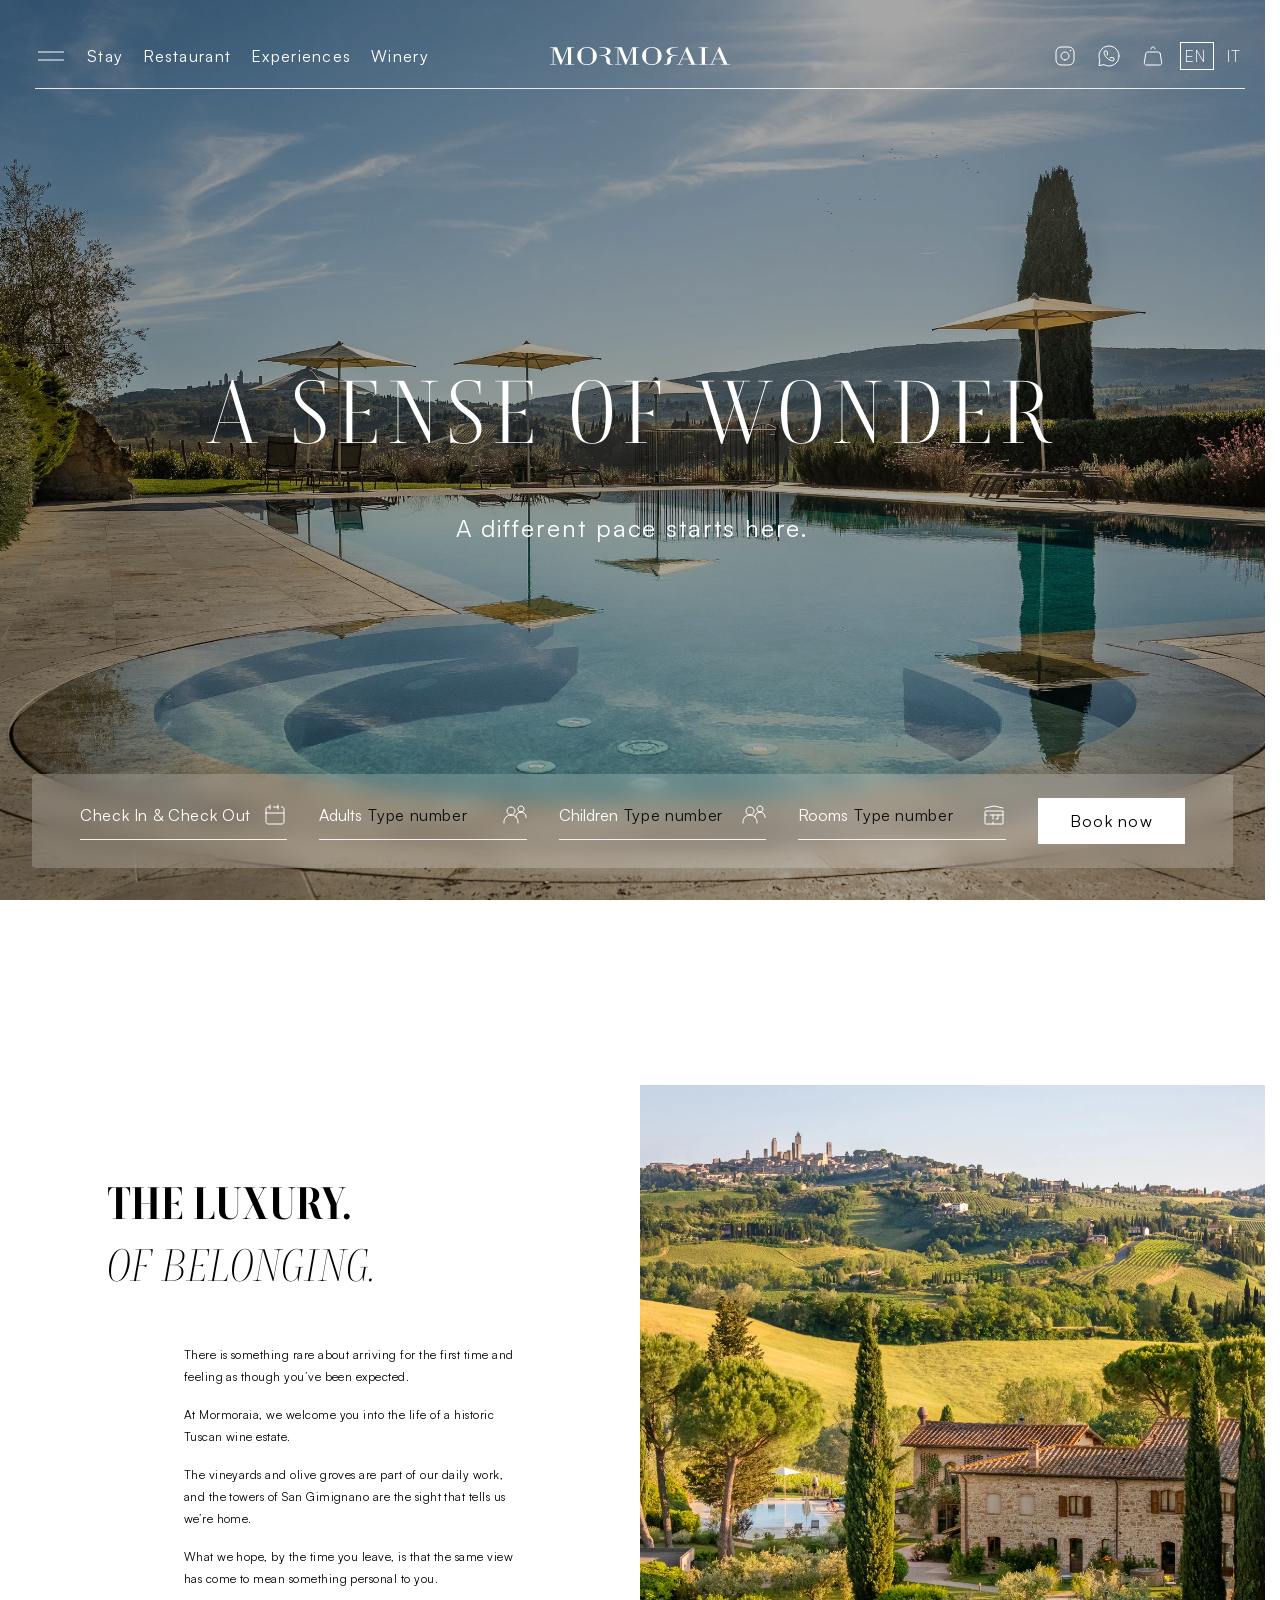
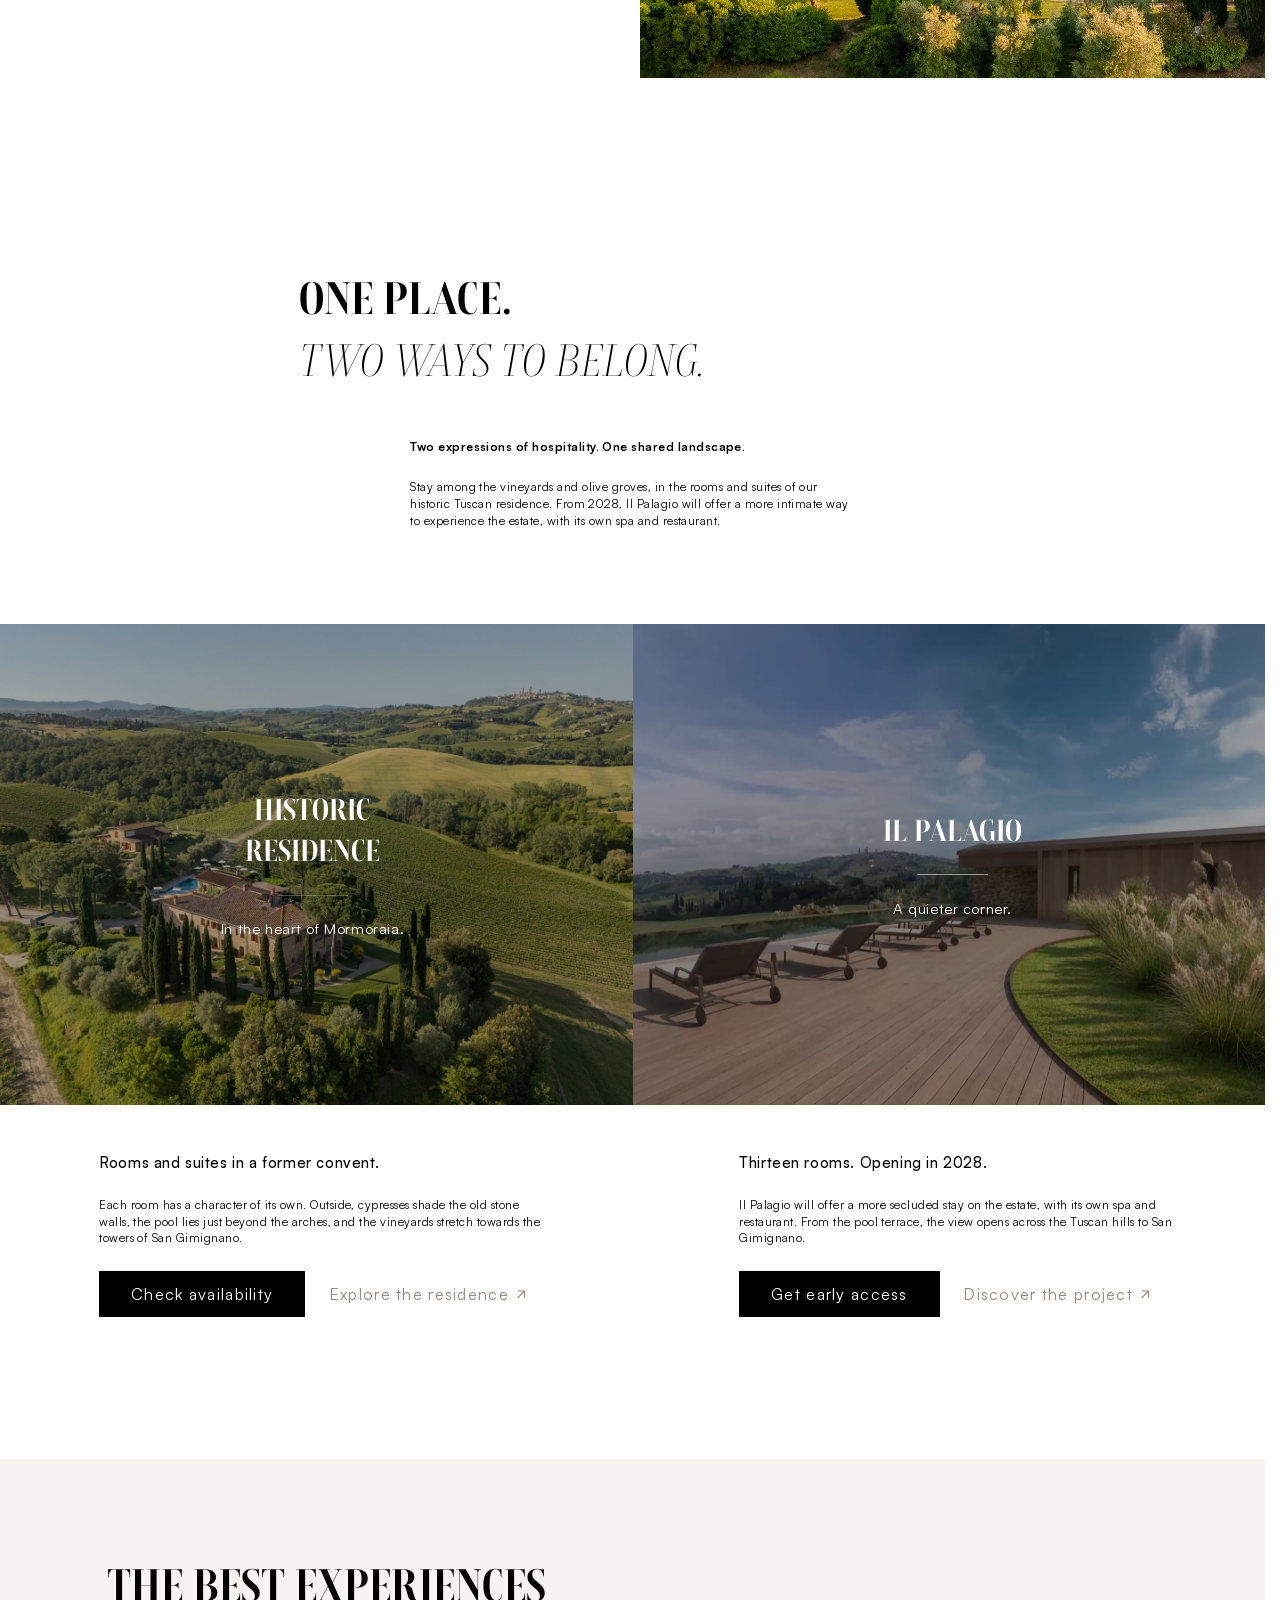
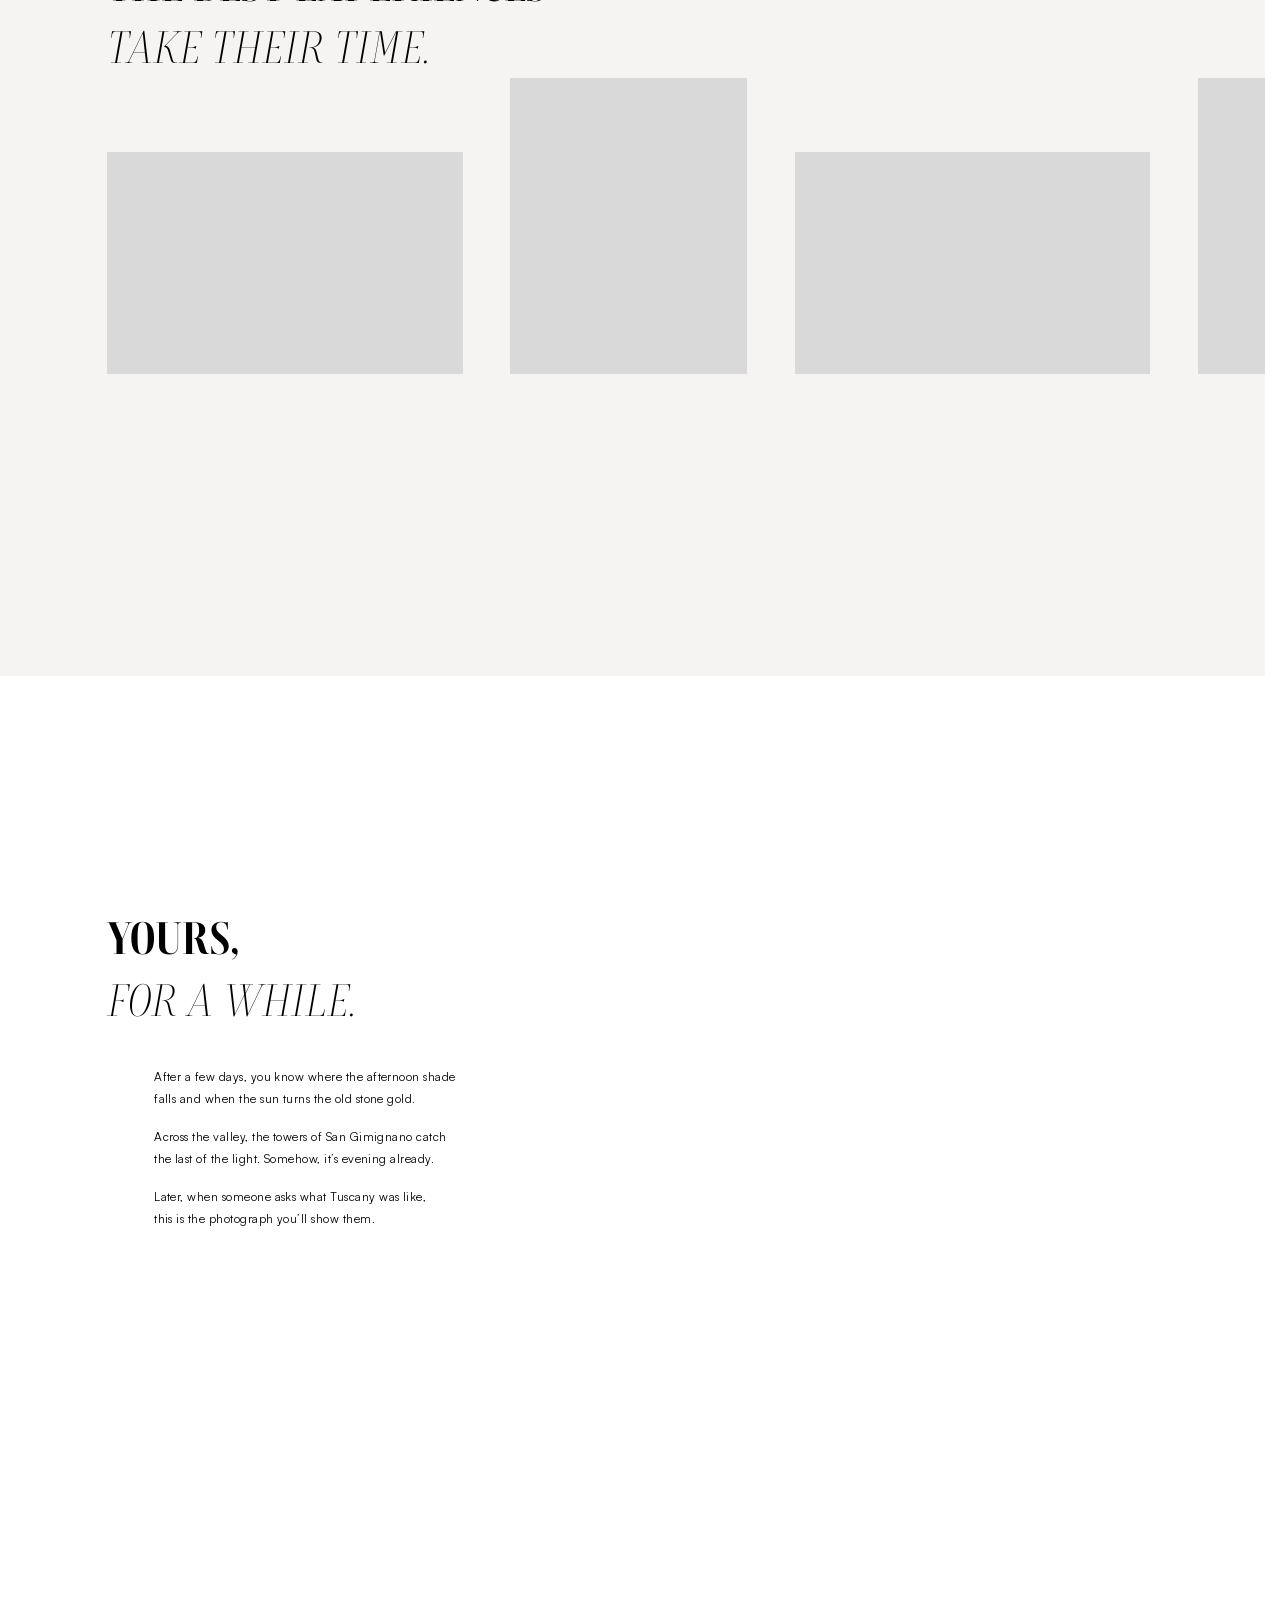
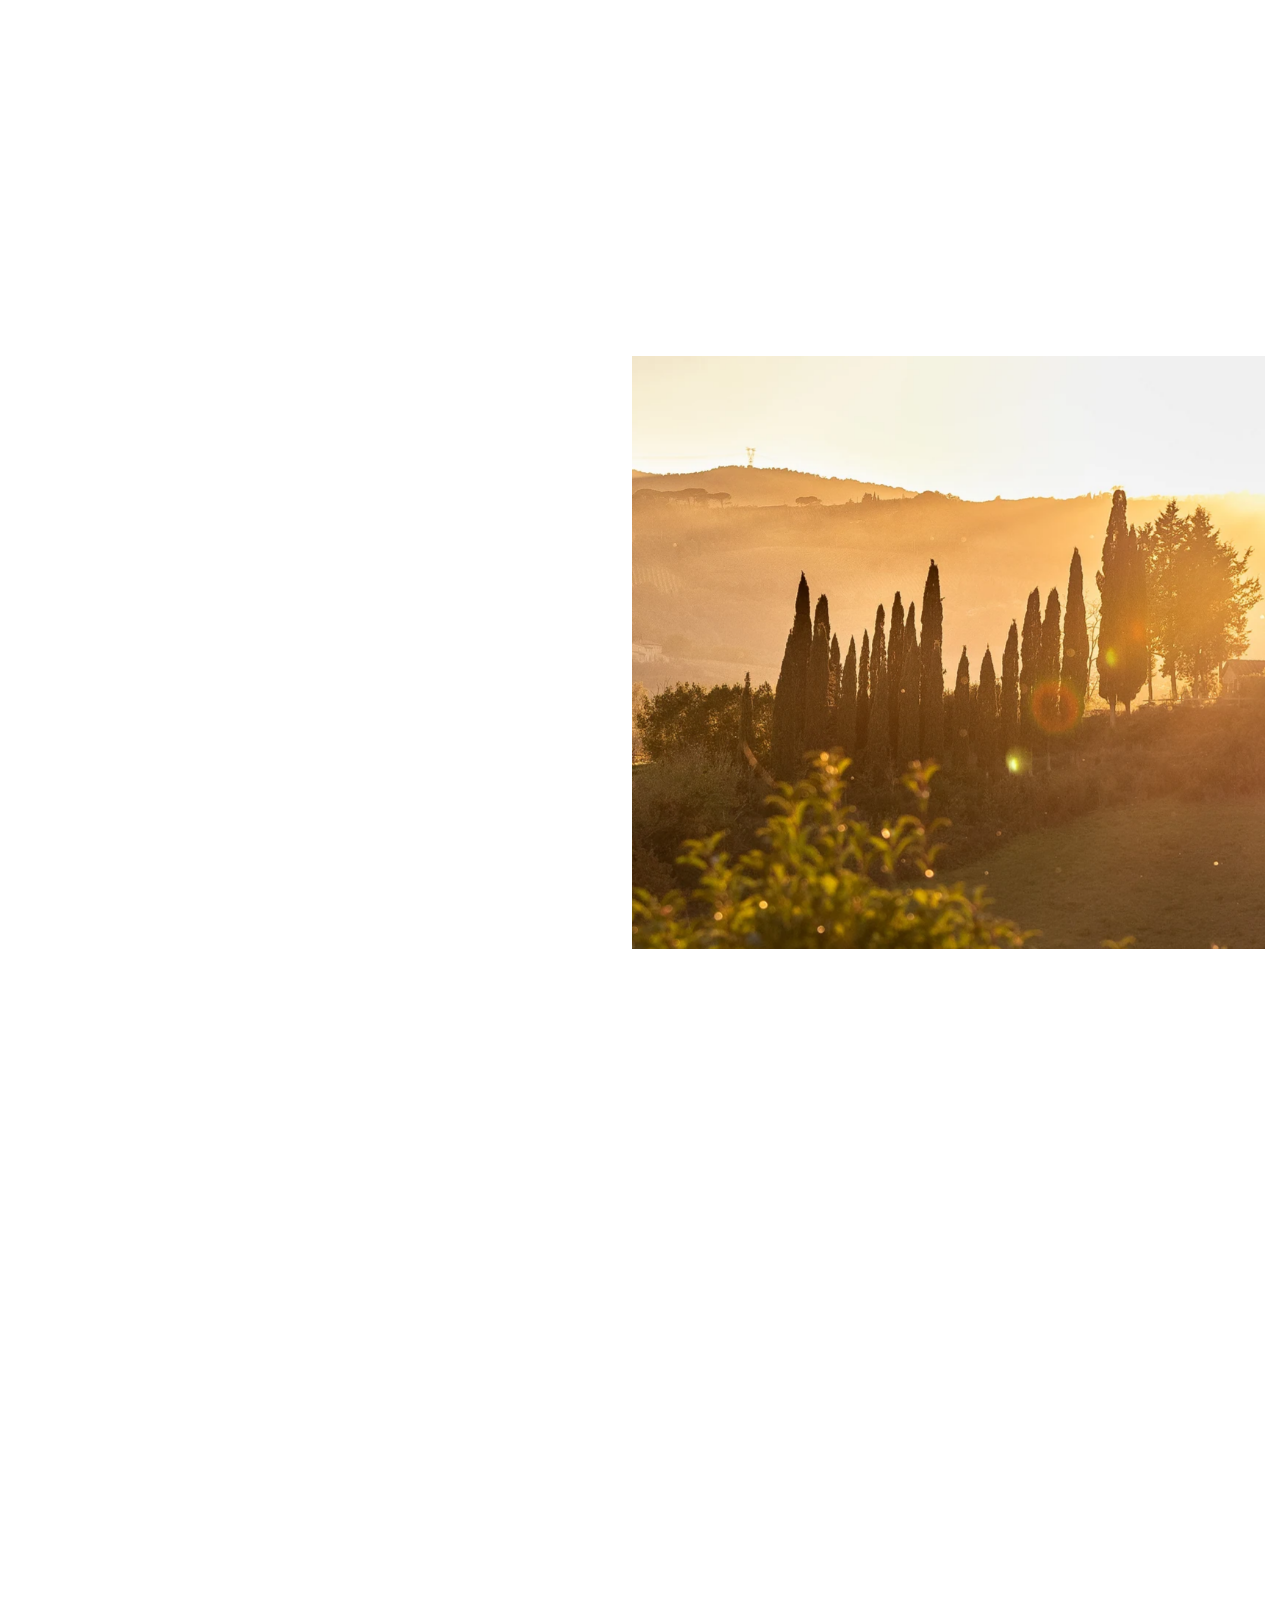
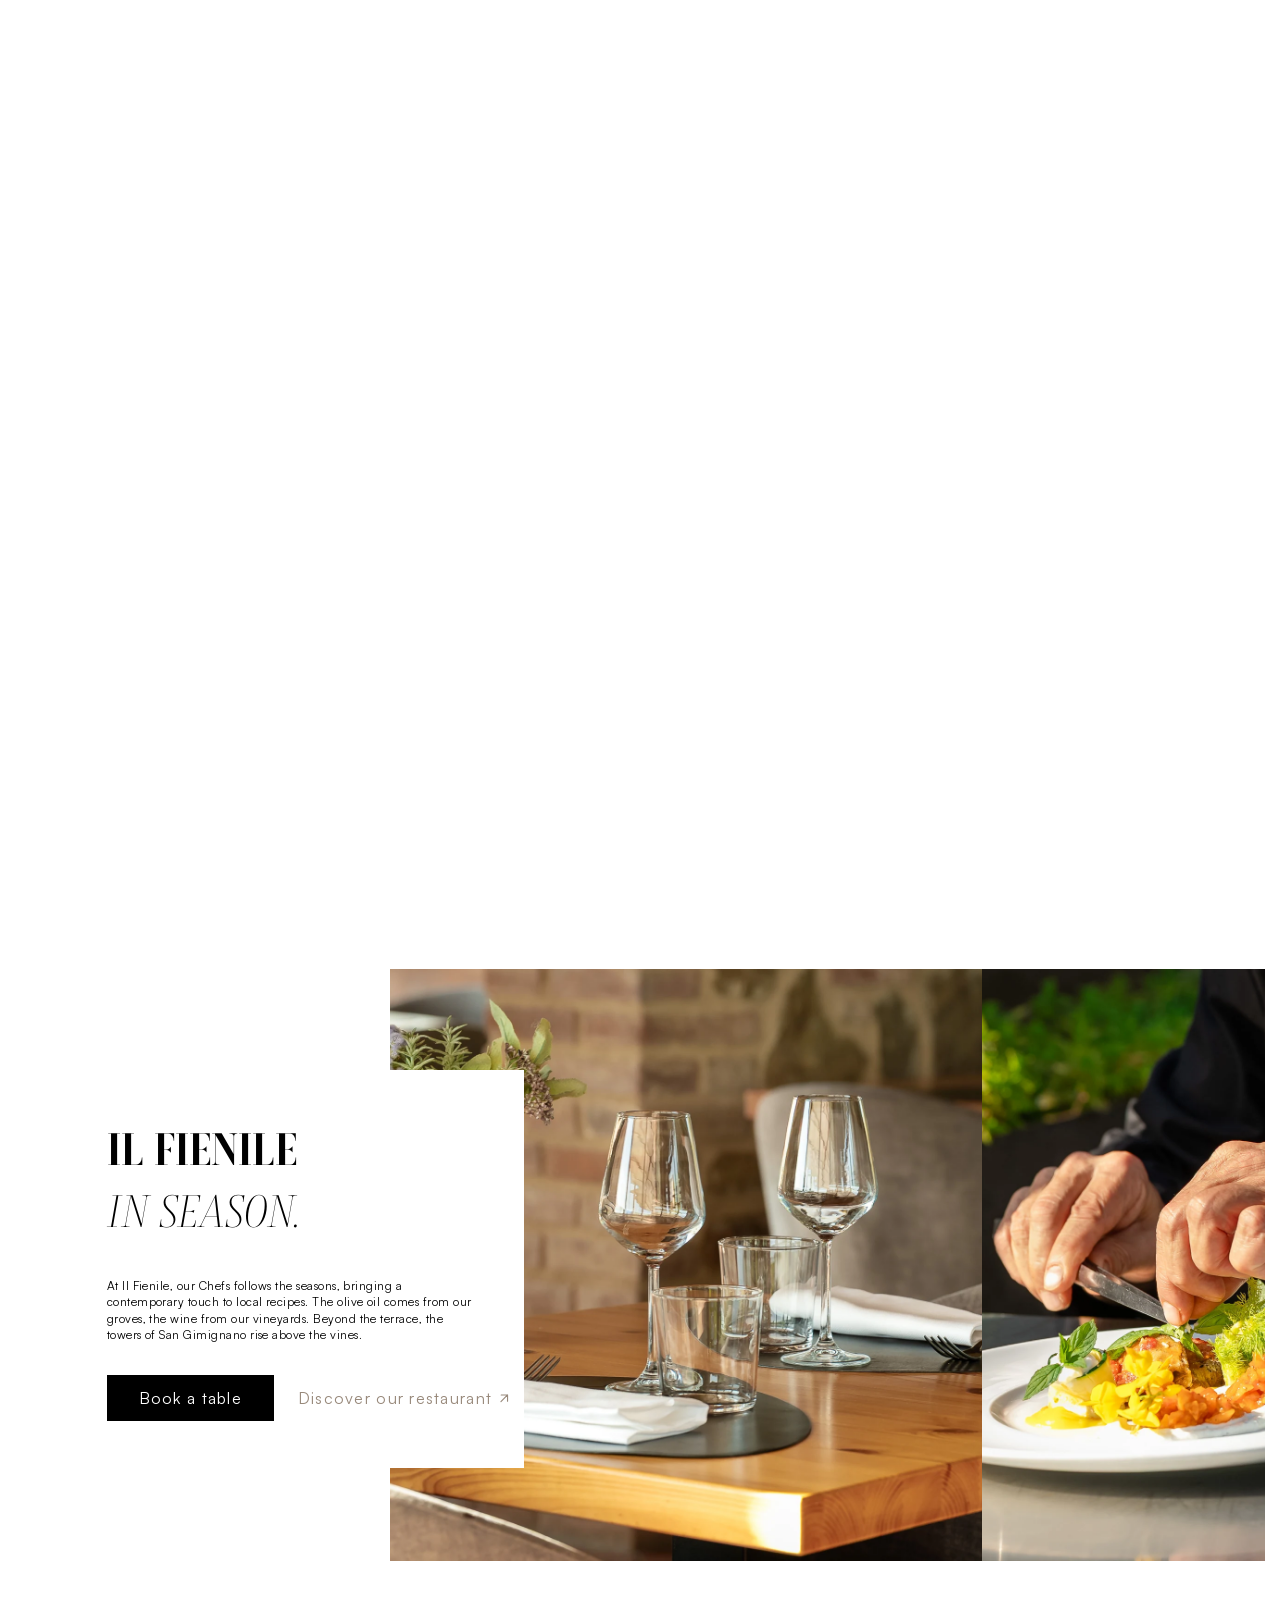
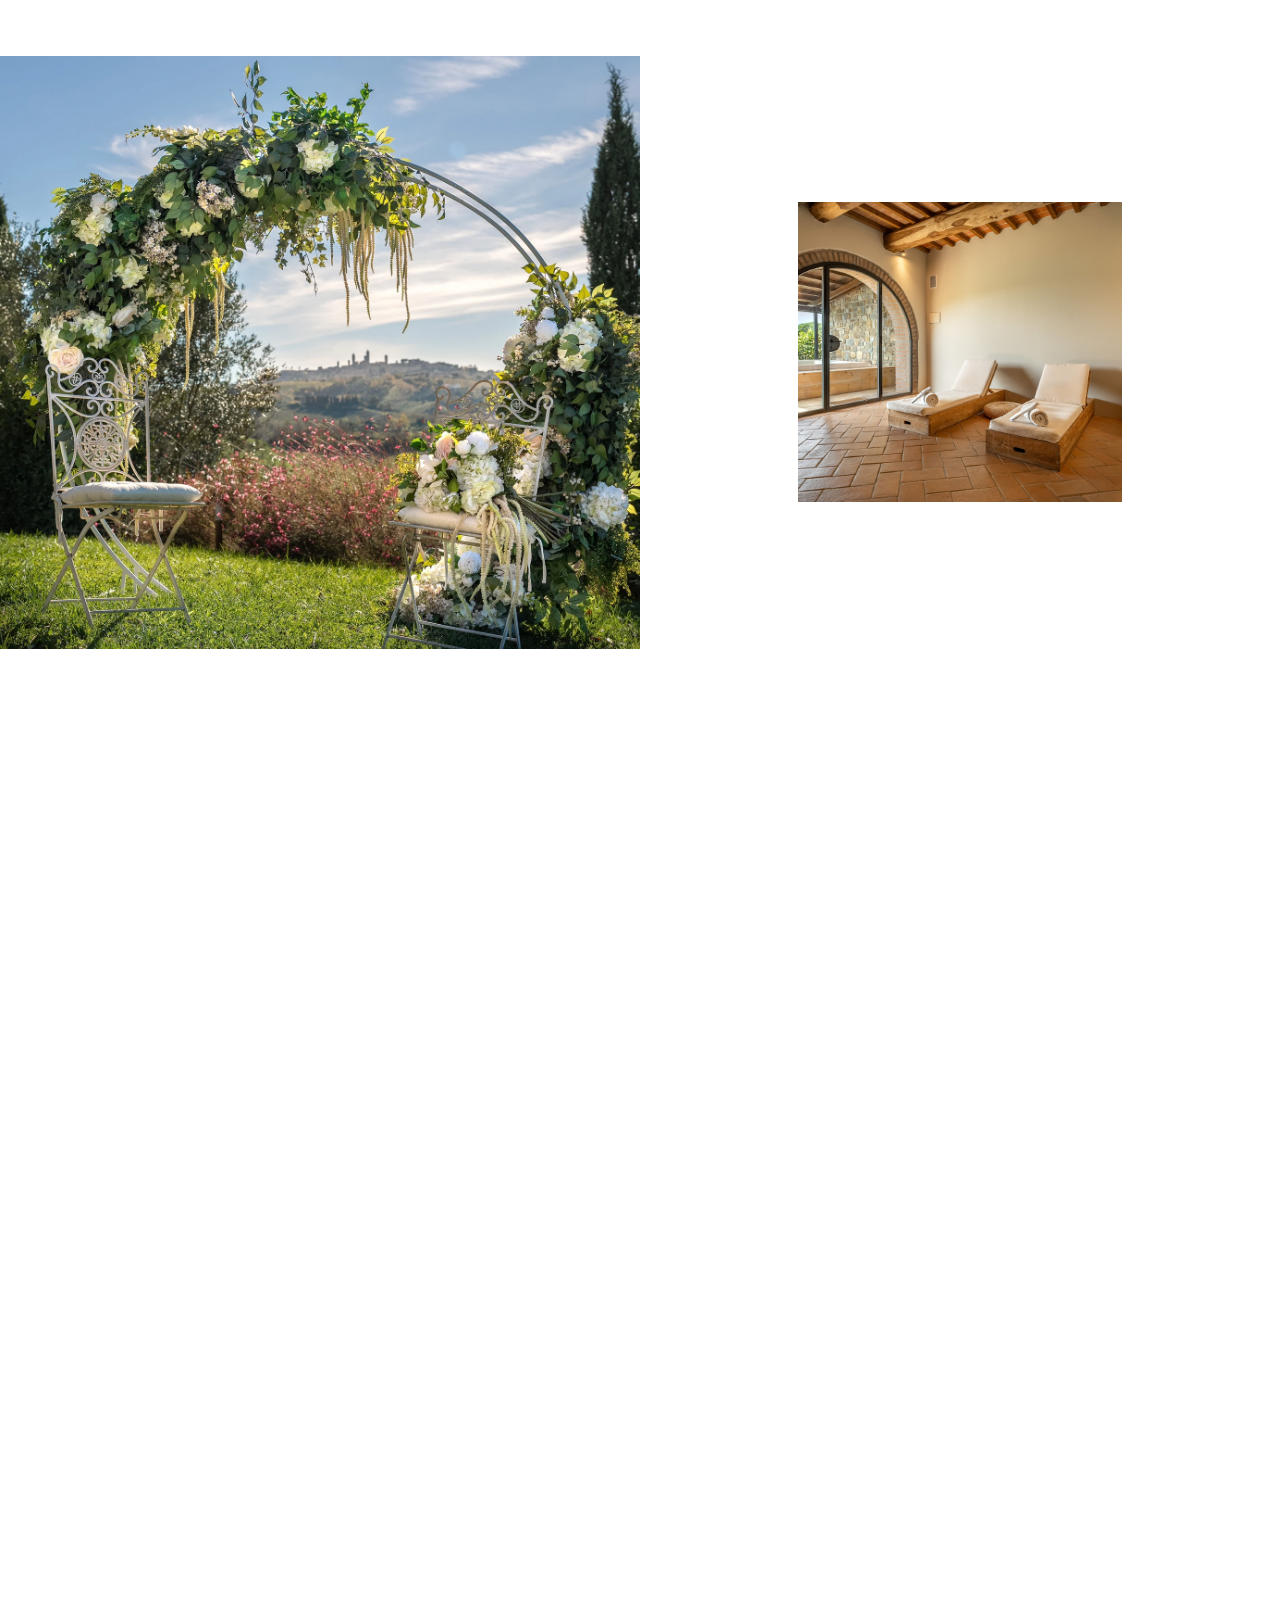
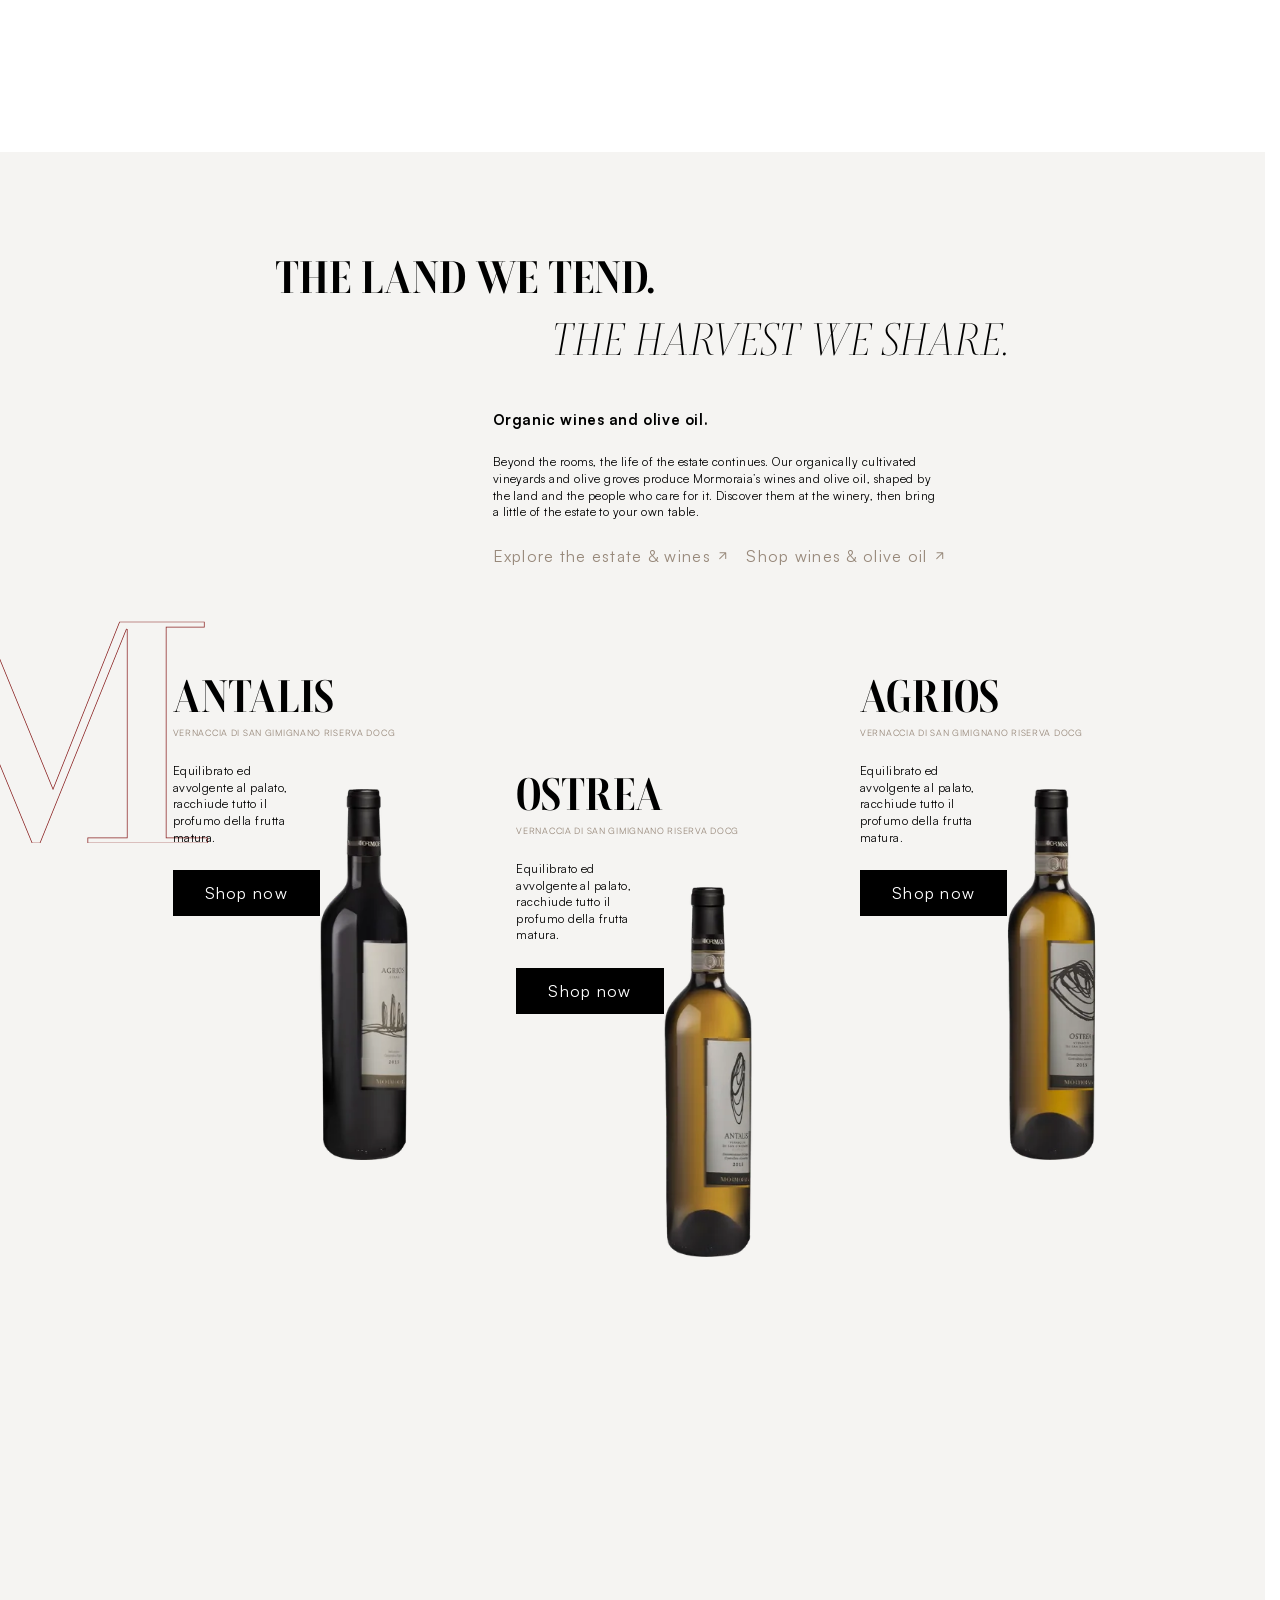
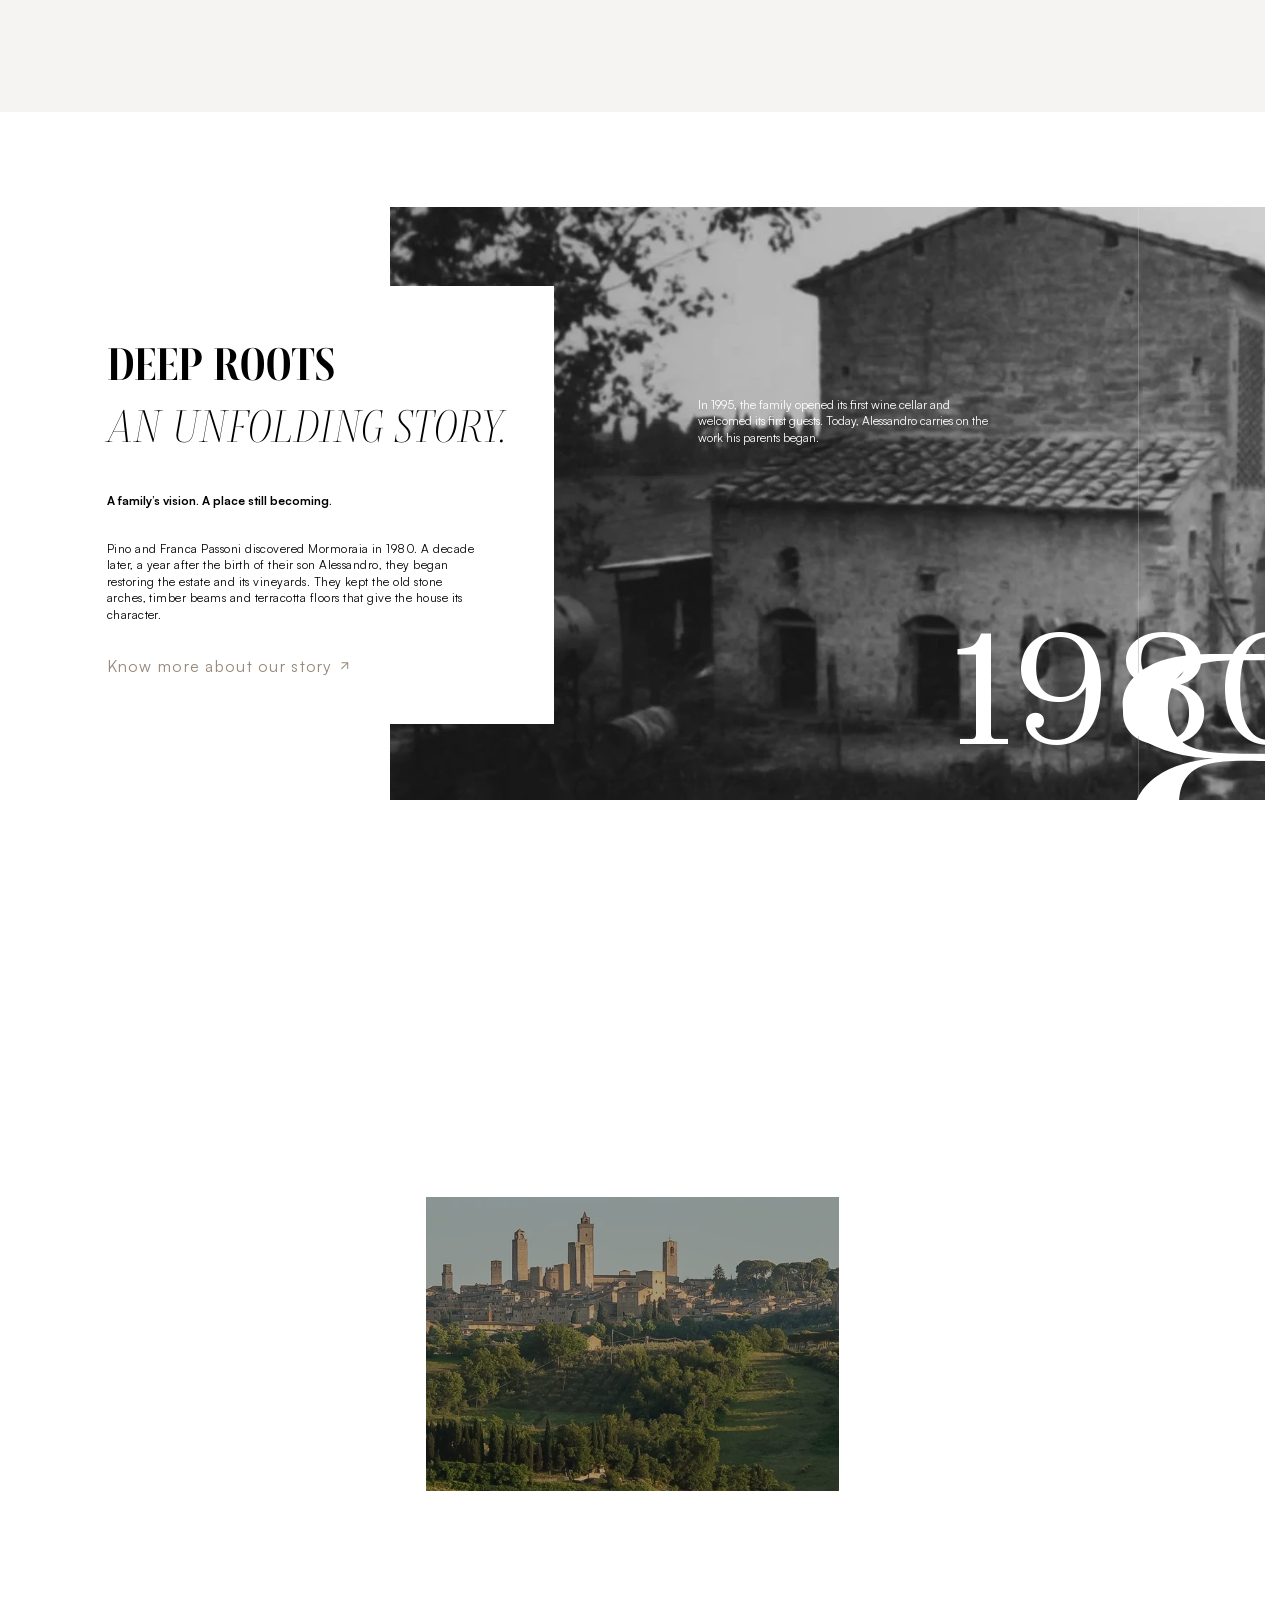
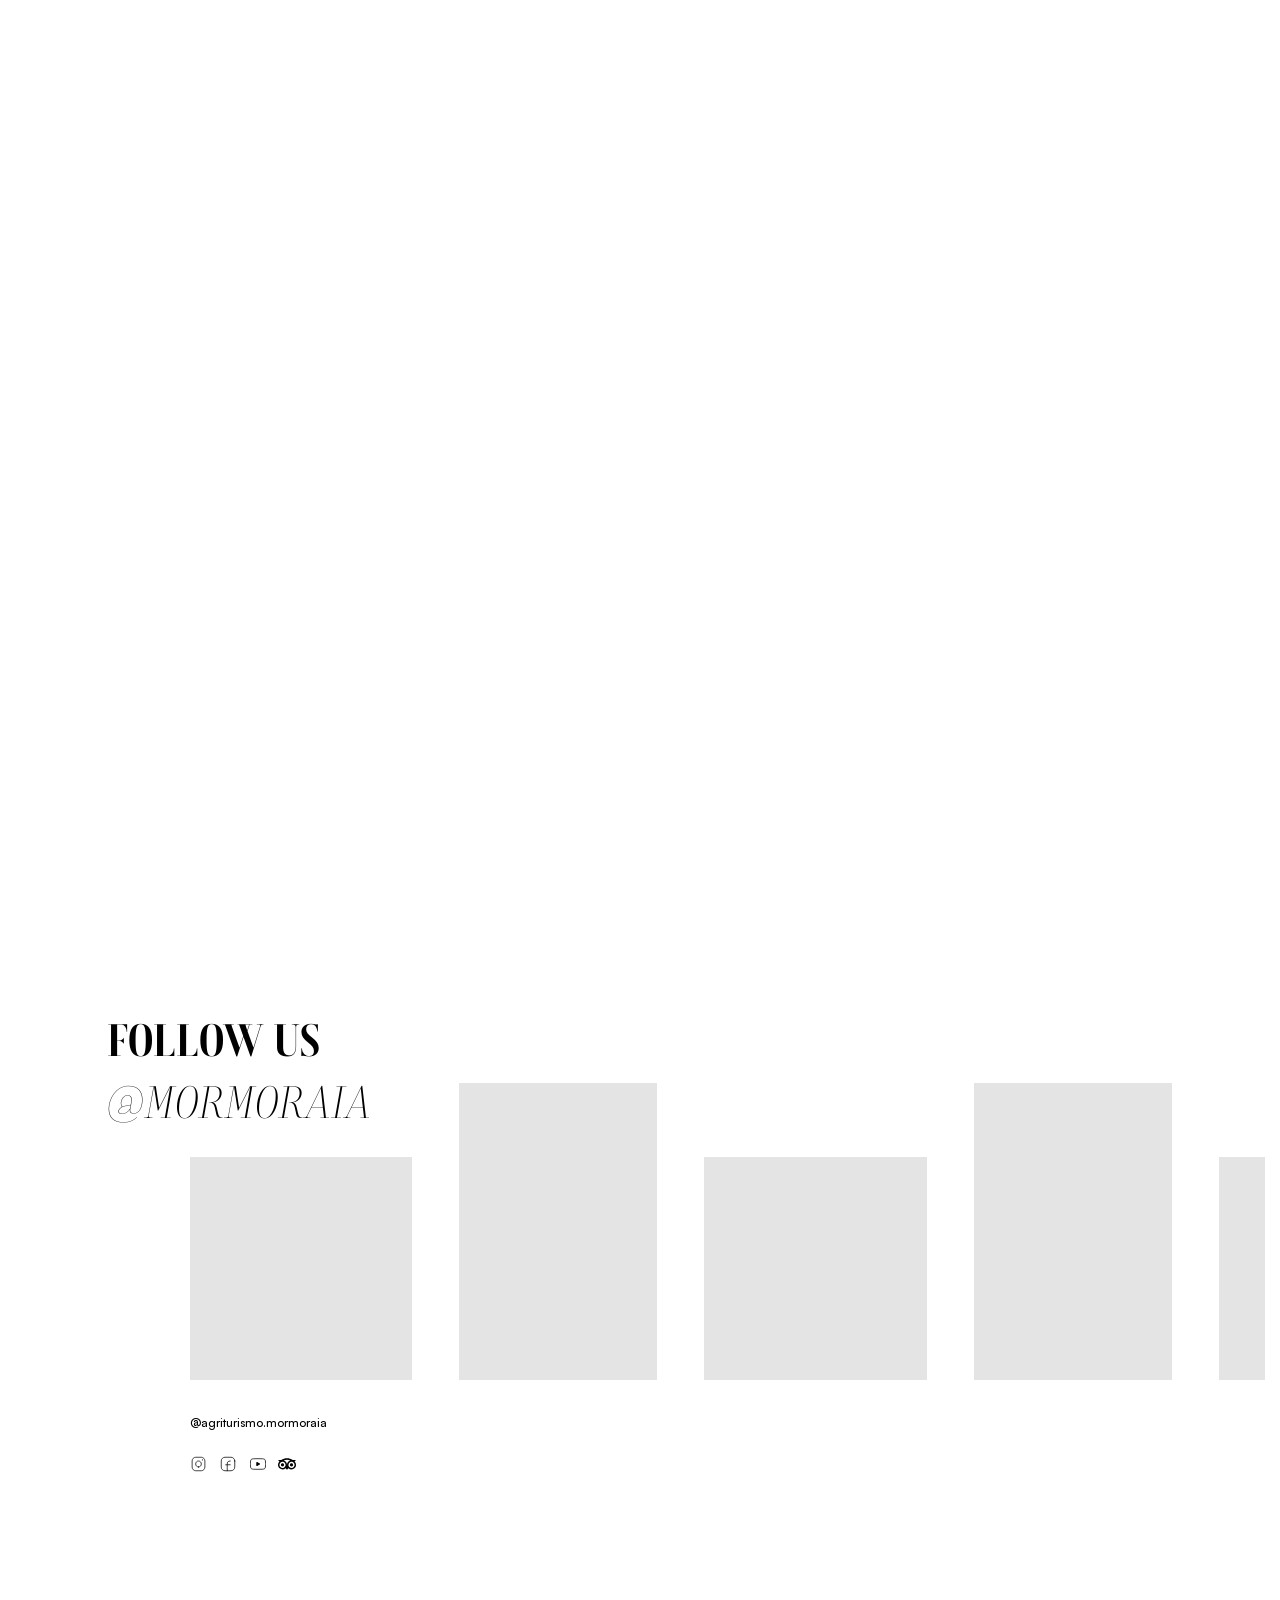
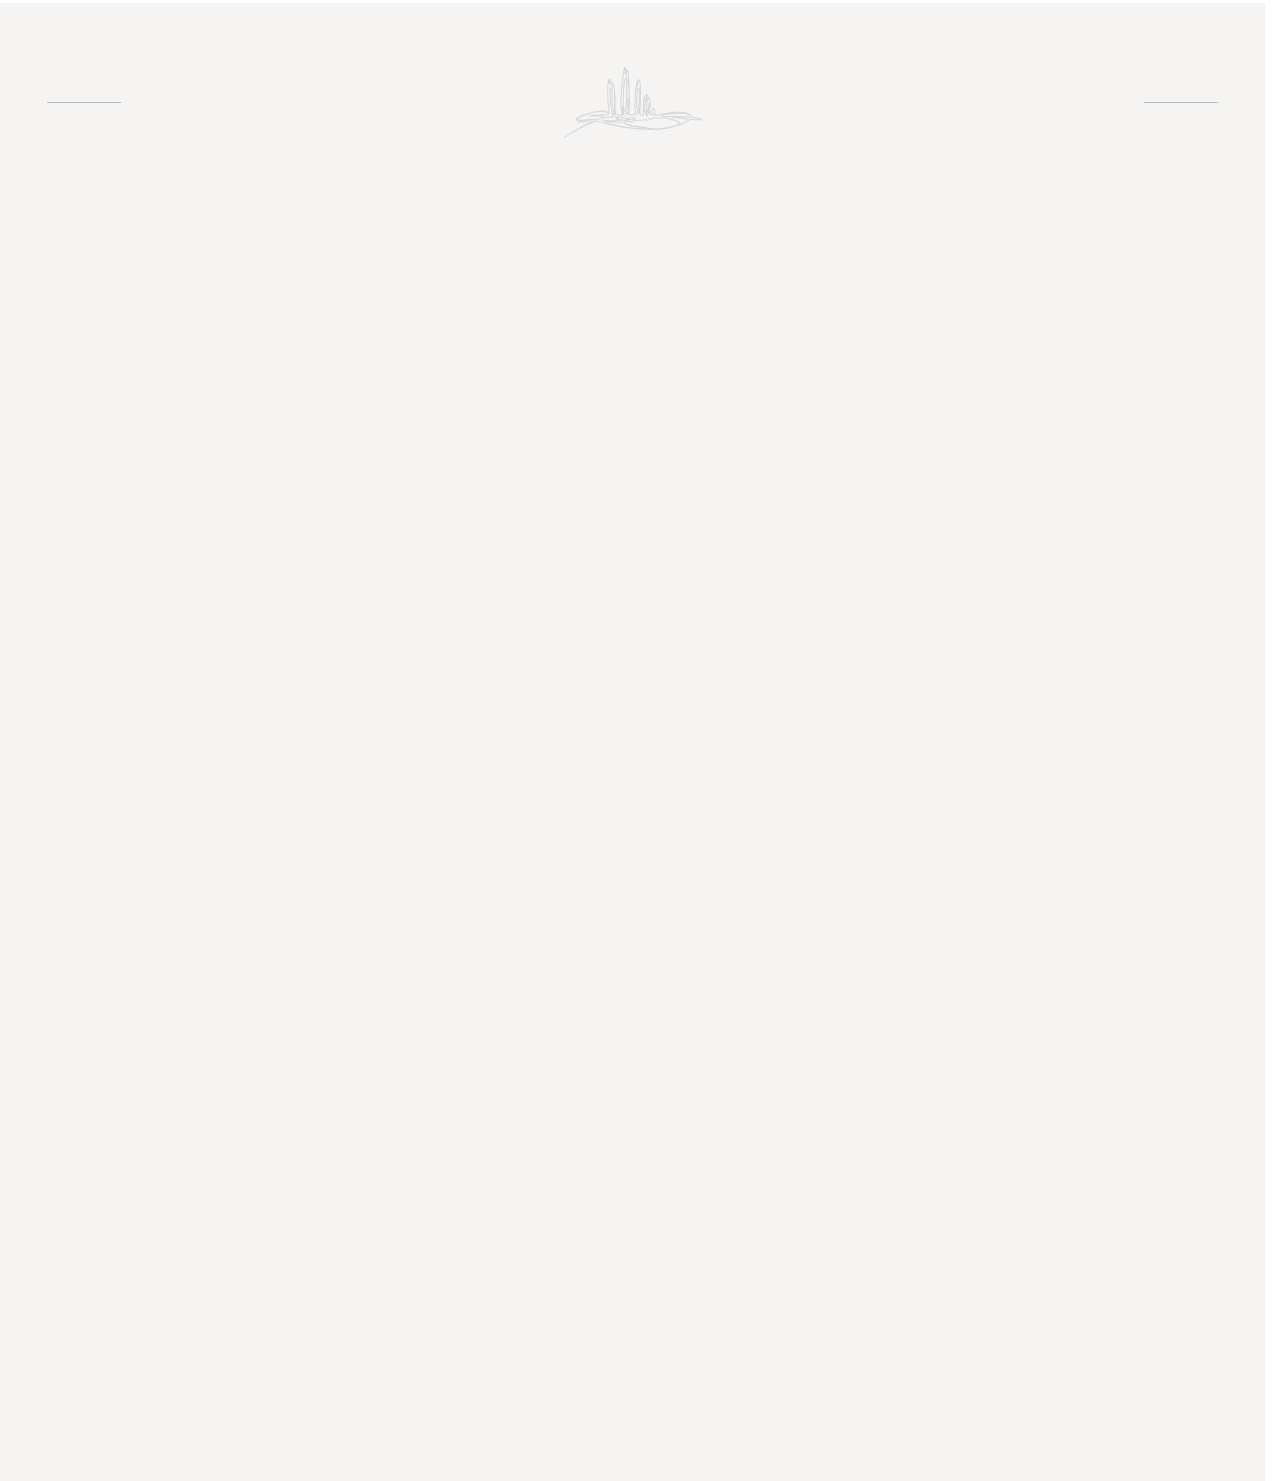
<file: index.html>
<!doctype html><html lang="en"><head><meta charset="utf-8"><meta name="viewport" content="width=device-width,initial-scale=1"><link rel="preload" href="assets/Satoshi-Regular.otf" as="font" type="font/otf" crossorigin><title>Mormoraia | San Gimignano</title>
<link rel="icon" type="image/png" sizes="16x16" href="assets/favicon-16.png">
<link rel="icon" type="image/png" sizes="32x32" href="assets/favicon-32.png">
<link rel="icon" type="image/svg+xml" sizes="any" href="assets/favicon.svg">
<link rel="stylesheet" href="layout.css?v=10"><link rel="stylesheet" href="motion.css?v=29"><script defer src="entrances.js?v=3"></script><script defer src="motion.js?v=62"></script><script defer src="booking.js?v=1"></script><script defer src="footer.js?v=5"></script><link rel="stylesheet" href="components.css?v=45"><link rel="stylesheet" href="responsive.css?v=65">
<link rel="stylesheet" href="navigation.css?v=12"><script defer src="page-scroll.js?v=36"></script><script defer src="navigation.js?v=43"></script><script defer src="bottles.js?v=17"></script><noscript><style>.mast-row>*,.opening :is(#n993,#n1010){opacity:1}.mast-rule{transform:none}.opening #n1051{--booking-entrance:1}</style></noscript></head><body><div data-name="Home-test" id="n985" class="layout0">
      <div class="navigation">
<header class="masthead" aria-label="Mormoraia">
 <div class="mast-row">
  <div class="nav-left"><button type="button" class="burger" aria-label="Open menu" aria-controls="estate-menu" aria-expanded="false"><span></span><span></span></button><nav class="quick-links" aria-label="Sections">
   <button type="button" data-nav-section="stay" aria-expanded="false" aria-controls="quick-stay">Stay</button>
   <button type="button" data-nav-section="restaurant" aria-expanded="false" aria-controls="quick-restaurant">Restaurant</button>
   <button type="button" data-nav-section="experiences" aria-expanded="false" aria-controls="quick-experiences">Experiences</button>
   <button type="button" data-nav-section="winery" aria-expanded="false" aria-controls="quick-winery">Winery</button>
  </nav></div>
  <a class="mast-logo" href="#n986" aria-label="Mormoraia home"><img alt="" src="assets/8d20d.svg"></a>
  <div class="nav-right"><a class="utility" href="https://www.instagram.com/mormoraia/" aria-label="Instagram"><img src="assets/98686.svg" alt=""></a><a class="utility" href="https://wa.me/393311232848" aria-label="Contact via WhatsApp"><img src="assets/6f012.svg" alt=""></a><a class="utility" href="https://wineclub.mormoraia.it/en/shop/" aria-label="Wine shop"><img src="assets/e18c2.svg" alt=""></a><div class="language" role="group" aria-label="Language"><button type="button" aria-pressed="true">EN</button><button type="button" aria-pressed="false">IT</button></div>
   <a class="sticky-booking layout70 ds-button" data-name="Button primary dark" href="https://www.simplebooking.it/ibe/hotelbooking/search?hid=8435&amp;lang=en"><span class="layout224">Book<span class="booking-suffix"> now</span></span></a>
  </div>
 </div><div class="mast-rule" aria-hidden="true"></div>
 <div class="mast-dropdown" aria-label="Section links"><div class="mast-dropdown-clip"></div></div>
</header>
<div id="estate-menu" class="estate-menu" inert="" aria-hidden="true">
 <div class="menu-content">
 <div class="menu-layout">
 <nav class="menu-items" aria-label="Full menu">
  <div class="menu-group" data-menu-group="stay">
   <button class="menu-title" type="button" aria-expanded="false" aria-controls="full-stay">Stay</button>
   <div class="menu-panel" id="full-stay" inert aria-hidden="true"><div class="menu-panel-clip"><ul class="menu-choices">
    <li><a href="historic-residence.html">Historic Residence</a></li>
    <li><a href="il-palagio.html">Il Palagio</a></li>
   </ul></div></div>
  </div>
  <div class="menu-group" data-menu-group="restaurant">
   <button class="menu-title" type="button" aria-expanded="false" aria-controls="full-restaurant">The Restaurant</button>
   <div class="menu-panel" id="full-restaurant" inert aria-hidden="true"><div class="menu-panel-clip"><ul class="menu-choices">
    <li><a href="#n1758">Il Fienile</a></li>
    <li><a href="https://www.mormoraia.it/en/restaurant-mormoraia-san-gimignano/">Menu</a></li>
   </ul></div></div>
  </div>
  <div class="menu-group" data-menu-group="winery">
   <button class="menu-title" type="button" aria-expanded="false" aria-controls="full-winery">Winery</button>
   <div class="menu-panel" id="full-winery" inert aria-hidden="true"><div class="menu-panel-clip"><ul class="menu-choices">
    <li><a href="https://wineclub.mormoraia.it/en/shop/">Wine Shop</a></li>
    <li><a href="https://www.mormoraia.it/en/cantina-mormoraia/">Winery</a></li>
   </ul></div></div>
  </div>
  <div class="menu-group" data-menu-group="experiences">
   <button class="menu-title" type="button" aria-expanded="false" aria-controls="full-experiences">Experiences</button>
   <div class="menu-panel" id="full-experiences" inert aria-hidden="true"><div class="menu-panel-clip"><ul class="menu-choices">
    <li><a href="#experience-truffle-hunting">Truffle Hunting</a></li>
    <li><a href="#experience-elopement-wedding">Elopement Wedding</a></li>
    <li><a href="#experience-wine-tasting">Wine Tasting</a></li>
    <li><a href="#experience-cooking-class">Cooking Class</a></li>
    <li><a href="#experience-romantic-dinner">Romantic Dinner</a></li>
    <li><a href="#experience-sunset-aperitif">Sunset Aperitif</a></li>
   </ul></div></div>
  </div>
  <a class="menu-title" href="#n1762">Our Story</a>
  <a class="menu-title" href="https://www.mormoraia.it/en/contact-us/">Contact</a>
 </nav>
 <div class="menu-footer">
 <nav class="menu-socials" aria-label="Social media"><a href="https://www.instagram.com/mormoraia/" aria-label="Instagram"><img src="assets/ad9cd.svg" alt=""></a><a href="https://www.facebook.com/Mormoraia" aria-label="Facebook"><img src="assets/94fb9.svg" alt=""></a><a href="https://www.youtube.com/watch?v=IN_PDBi8NO4" aria-label="YouTube"><img src="assets/cb1ec.svg" alt=""></a><a href="https://www.tripadvisor.it/Hotel_Review-g187901-d1177956-Reviews-Mormoraia-San_Gimignano_Tuscany.html" aria-label="Tripadvisor"><img src="assets/4553f.svg" alt=""></a></nav>
 <div class="menu-bottom"><span aria-disabled="true">Cookie policy</span><span aria-disabled="true">FAQ</span><span aria-disabled="true">Privacy Policy</span></div>
 </div>
 </div>
 </div>
</div>
<button type="button" id="back-to-top" aria-label="Back to top" inert>
  <span class="back-to-top-ring" aria-hidden="true"><img src="assets/back-to-top-lettering.svg" alt=""></span>
  <img class="back-to-top-arrow" src="assets/back-to-top-arrow.svg" alt="">
</button>
</div><div id="n1780" class="layout206">
        <div class="hero-runway"><div data-name="hero-video-container" id="n986" class="layout2 opening">
          <div data-name="video-area" id="n987" class="layout3"></div>
          <div data-name="Mormoraia-35 1" id="n988" class="layout4">
            <div aria-hidden="true" class="layout5">
              <video id="hero-film" class="layout6" muted="" loop="" playsinline="" preload="metadata" poster="assets/8980c.png"><source media="(max-width:720px)" src="assets/hero-mobile.mp4" type="video/mp4"><source src="assets/hero-video.mp4" type="video/mp4"></video>
              <div class="layout7"></div>
            </div>
          </div>
          <div data-name="Hero Video 1" id="n1899" class="layout207"></div>
          <div id="n992" class="layout8">
            <h1 id="n993" tabindex="-1">A SENSE <span>OF WONDER</span></h1>
            <p id="n1010" class="layout208">A different pace<br class="mobile-copy-break"> starts here.</p>
          </div>
          <div data-name="booking-bar" id="n1050" class="layout209">
            <div data-name="Booking Bar" id="n1051" class="layout210">
              <button id="booking-toggle" class="ds-button layout27" type="button" aria-controls="booking-fields" aria-expanded="false"><span>Book now</span></button>
              <div id="booking-fields">
              <div id="dsI11-2838-11-2545" class="layout16">
                <div id="dsI11-2838-11-2546" class="layout23">
                  <button class="date-trigger" type="button" aria-controls="booking-dates" aria-expanded="false">Check In &amp; Check Out</button>
                  <div data-name="calendar" id="dsI11-2838-11-2684" class="layout19">
                    <img alt="" src="assets/b0e9e.svg" class="layout11" draggable="false">
                  </div>
                </div>
                <div id="booking-dates" hidden><label>Check in<input type="date" name="arrival"></label><label>Check out<input type="date" name="departure"></label><button type="button">Done</button></div>
                <div id="dsI11-2838-11-2553" class="layout20">
                  <div class="layout21">
                    <img alt="" src="assets/54254.svg" class="layout22" draggable="false">
                  </div>
                </div>
              </div>
              <div id="dsI11-2838-11-2554" class="layout16">
                <div id="dsI11-2838-11-2555" class="layout23">
                  <div id="dsI11-2838-11-2556" class="layout24">
                    <p id="dsI11-2838-11-2557" class="layout25">
                      Adults
                    </p><input type="number" class="booking-count" min="1" step="1" name="adults" aria-label="Adults" placeholder="Type number">
                  </div>
                  <div data-name="User-group" id="dsI11-2838-11-2649" class="layout19">
                    <img alt="" src="assets/87939.svg" class="layout11" draggable="false">
                  </div>
                </div>
                <div id="dsI11-2838-11-2564" class="layout20">
                  <div class="layout21">
                    <img alt="" src="assets/54254.svg" class="layout22" draggable="false">
                  </div>
                </div>
              </div>
              <div id="dsI11-2838-11-2565" class="layout16">
                <div id="dsI11-2838-11-2566" class="layout23">
                  <div id="dsI11-2838-11-2567" class="layout24">
                    <p id="dsI11-2838-11-2568" class="layout25">
                      Children
                    </p><input type="number" class="booking-count" min="0" step="1" name="children" aria-label="Children" placeholder="Type number">
                  </div>
                  <div data-name="User-group" id="dsI11-2838-11-2661" class="layout19">
                    <img alt="" src="assets/87939.svg" class="layout11" draggable="false">
                  </div>
                </div>
                <div id="dsI11-2838-11-2575" class="layout20">
                  <div class="layout21">
                    <img alt="" src="assets/54254.svg" class="layout22" draggable="false">
                  </div>
                </div>
              </div>
              <div id="dsI11-2838-11-2576" class="layout16">
                <div id="dsI11-2838-11-2577" class="layout23">
                  <div id="dsI11-2838-11-2578" class="layout24">
                    <p id="dsI11-2838-11-2579" class="layout25">
                      Rooms
                    </p><input type="number" class="booking-count" min="1" step="1" name="rooms" aria-label="Rooms" placeholder="Type number">
                  </div>
                  <div data-name="Rooms" id="dsI11-2838-11-2667" class="layout19">
                    <img alt="" src="assets/35161.svg" class="layout11" draggable="false">
                  </div>
                </div>
                <div id="dsI11-2838-11-2589" class="layout20">
                  <div class="layout21">
                    <img alt="" src="assets/54254.svg" class="layout22" draggable="false">
                  </div>
                </div>
              </div>
              </div>
              <a data-name="Button primary light" id="dsI11-2838-11-2690" class="layout27 ds-button" href="https://www.simplebooking.it/ibe/hotelbooking/search?hid=8435&amp;lang=en">
                <span id="dsI11-2838-11-2690-11-2325" class="layout211">
                  Book now
                </span>
              </a>
            </div>
          </div>
        </div>
        </div><main class="white-sheet"><div data-name="intro-section" id="n1099" class="layout38">
          <div id="n1100" class="layout39">
            <div id="n1101" class="layout212">
              <div id="n1102" class="layout213">
                <p class="layout42">The luxury.</p>
                <p class="layout43">of belonging.</p>
              </div>
              <div id="n1103" class="layout117">
                <p id="n1104" class="layout214">There is something rare about arriving for the first time and feeling as though you’ve been expected.</p>
                <p class="layout214">At Mormoraia, we welcome you into the life of a historic Tuscan wine estate.</p>
                <p class="layout214">The vineyards and olive groves are part of our daily work, and the towers of San Gimignano are the sight that tells us we’re home.</p>
                <p class="layout214">What we hope, by the time you leave, is that the same view has come to mean something personal to you.</p>
              </div>
            </div>
          </div>
          <div id="n1336" class="layout46">
            <div id="n1106" class="layout47"></div>
            <div data-name="Mormoraia, San Gimignano-24 1" id="n1508" class="layout48">
              <img alt="" src="assets/18a8f.png" class="layout49" draggable="false">
            </div>
          </div>
        </div>
        <div data-name="accodomations" id="n1133" class="layout50">
          <div id="n1134" class="layout51">
            <div id="n1135" class="layout41">
              <p class="layout42">One place.</p>
              <p class="layout43">Two ways to belong.</p>
              <span class="stay-intro-trigger" aria-hidden="true"></span>
            </div>
            <div id="n1136" class="layout215">
              <p id="n1137" class="layout53">
                Two expressions of hospitality. One shared landscape.
              </p>
              <p id="n1138" class="layout54"><span class="copy-desktop-mobile">Stay among the vineyards and olive groves, in the rooms and suites of our historic Tuscan residence. From 2028, Il Palagio will offer a more intimate way to experience the estate, with its own spa and restaurant.</span><span class="copy-tablet">Stone, light and open countryside. At Mormoraia, every stay begins with its surroundings. Our historic residence and the forthcoming new wing offer two distinct ways to make the estate your own.</span></p>
            </div>
          </div>
          <div id="n1139" class="layout98" data-scroll-scene="">
            <div id="n1140" class="layout55">
              <div id="n1141" class="layout216">
                <div id="n1142" class="layout57"></div>
                <div class="stay-media" aria-hidden="true">
                  <video id="residence-film" muted loop playsinline preload="none" poster="assets/eddf6.png" src="assets/historic-residence.mp4"></video>
                  <div class="layout7"></div>
                </div>
                <div id="n1143" class="layout218">
                  <p class="layout219">
                    <span class="layout62">HISTORIC <span class="mobile-line">RESIDENCE</span></span>
                  </p>
                  <div id="n1145" class="layout63">
                    <div class="layout64">
                      <img alt="" src="assets/9ee91.svg" class="layout22" draggable="false">
                    </div>
                  </div>
                  <div id="n1146" class="layout220"><p class="layout221">In the heart of Mormoraia.</p></div>
                </div>
              </div>
              <div id="n1147" class="layout66">
                <div id="n1148" class="layout9">
                  <div id="n1149" class="layout222"><p class="layout221">Rooms and suites in a former convent.</p></div>
                  <p id="n1150" class="layout223">Each room has a character of its own. Outside, cypresses shade the old stone walls, the pool lies just beyond the arches, and the vineyards stretch towards the towers of San Gimignano.</p>
                  <div id="ds11-3164" class="layout203">
                    <a data-name="Button primary dark" id="ds11-3165" class="layout70 ds-button" href="https://www.simplebooking.it/ibe/hotelbooking/search?hid=8435&amp;lang=en">
                      <span id="dsI11-3165-11-2316" class="layout224">
                        Check availability
                      </span>
                    </a>
                    <a data-name="Text link primary" id="ds11-3166" class="layout37 ds-text-link" href="historic-residence.html">
                      <span id="dsI11-3166-11-2318" class="layout225">
                        Explore the residence
                      </span>
                      <span data-name="arrow-up-right 1" id="dsI11-3166-11-2319" class="layout73">
                        <img alt="" src="assets/502f6.svg" class="layout11" draggable="false">
                      </span>
                    </a>
                  </div>
                </div>
              </div>
            </div>
            <div id="n1158" class="layout55">
              <div id="n1159" class="layout216">
                <div id="n1160" class="layout74"></div>
                <div class="stay-media" aria-hidden="true">
                  <video id="palagio-film" muted loop playsinline preload="none" poster="assets/palagio-poster.jpg" src="assets/palagio.mp4?v=22"></video>
                  <div class="layout7"></div>
                </div>
                <div id="n1161" class="layout76">
                  <p class="layout219">
                    <span class="layout62">IL <span class="mobile-line">PALAGIO</span></span>
                  </p>
                  <div id="n1163" class="layout63">
                    <div class="layout64">
                      <img alt="" src="assets/9ee91.svg" class="layout22" draggable="false">
                    </div>
                  </div>
                  <div id="n1164" class="layout220"><p class="layout221">A quieter corner.</p></div>
                </div>
              </div>
              <div id="n1165" class="layout66">
                <div id="ds11-3180" class="layout9">
                  <div id="n1166" class="layout222"><p class="layout221">Thirteen rooms. Opening in 2028.</p></div>
                  <p id="n1167" class="layout223">Il Palagio will offer a more secluded stay on the estate, with its own spa and restaurant. From the pool terrace, the view opens across the Tuscan hills to San Gimignano.</p>
                  <div id="ds11-3172" class="layout203">
                    <a data-name="Button primary dark" id="ds11-3173" class="layout70 ds-button" href="mailto:info@mormoraia.it?subject=Il%20Palagio%20early%20access">
                      <span id="dsI11-3173-11-2316" class="layout224">
                        Get early access
                      </span>
                    </a>
                    <a data-name="Text link primary" id="ds11-3174" class="layout37 ds-text-link" href="il-palagio.html">
                      <span id="dsI11-3174-11-2318" class="layout225">
                        Discover the project
                      </span>
                      <span data-name="arrow-up-right 1" id="dsI11-3174-11-2319" class="layout73">
                        <img alt="" src="assets/502f6.svg" class="layout11" draggable="false">
                      </span>
                    </a>
                  </div>
                </div>
              </div>
            </div>
          </div>
        </div>
        <div data-name="experiences" id="n1688" class="layout227">
          <div class="experience-anchors" aria-hidden="true"><span id="experience-truffle-hunting"></span><span id="experience-elopement-wedding"></span><span id="experience-wine-tasting"></span><span id="experience-cooking-class"></span><span id="experience-romantic-dinner"></span><span id="experience-sunset-aperitif"></span></div>
          <div id="n1689" class="layout229">
            <p class="layout42">The best <span class="mobile-line">experiences</span></p>
            <p class="layout43">take <span class="mobile-line">their time.</span></p>
          </div>
          <div id="n1724" class="layout80">
            <div id="n1725" class="layout81">
              <div id="n1726" class="layout82">
                <div id="n1727" class="layout83"></div>
                <div data-name="Mormoraia, San Gimignano-30 1" id="n1728" class="experience-lead-photo">
                  <img alt="" src="assets/75843.jpg" class="layout49" draggable="false">
                </div>
              </div>
              <div id="n1729" class="layout85">
                <div id="n1730" class="layout86"></div>
                <div data-name="Mormoraia-Ottobre4-ARI05958 1" id="n1731" class="layout87">
                  <img alt="" src="assets/32929.png" class="layout49" draggable="false">
                </div>
              </div>
              <div id="n1732" class="layout82">
                <div id="n1733" class="layout83"></div>
                <div data-name="Mormoraia-Ottobre40-MAX03168 1" id="n1734" class="layout88">
                  <img alt="" src="assets/746fa.png" class="layout49" draggable="false">
                </div>
              </div>
              <div id="n1735" class="layout85">
                <div id="n1736" class="layout86"></div>
                <div data-name="Mormoraia-22 1" id="n1737" class="layout89">
                  <img alt="" src="assets/a946e.png" class="layout49" draggable="false">
                </div>
              </div>
              <div id="n1738" class="layout82">
                <div id="n1739" class="layout83"></div>
                <div data-name="Mormoraia, San Gimignano-34 1" id="n1740" class="layout90">
                  <img alt="" src="assets/72745.png" class="layout49" draggable="false">
                </div>
                <div data-name="Mormoraia, San Gimignano 199 - ARI08636 1" id="n1741" class="layout91">
                  <img alt="" src="assets/d680d.png" class="layout49" draggable="false">
                </div>
              </div>
              <div id="n1742" class="layout85">
                <div id="n1743" class="layout86"></div>
                <div data-name="Mormoraia, San Gimignano-37 1" id="n1744" class="layout92">
                  <img alt="" src="assets/cd563.png" class="layout49" draggable="false">
                </div>
              </div>
            </div>
            <div id="n1745" class="layout93">
              <div class="experience-controls">
                <div class="experience-counter" role="group" aria-label="Experience position">
                  <span class="experience-current">1</span><span>/ <span class="experience-total">6</span></span>
                </div>
                <div class="experience-arrows">
                  <button type="button" data-slide-step="-1" aria-label="Previous experience" aria-controls="n1725">
                    <img src="assets/experience-prev.svg" alt="" width="24" height="24">
                  </button>
                  <button type="button" data-slide-step="1" aria-label="Next experience" aria-controls="n1725">
                    <img src="assets/experience-next.svg" alt="" width="24" height="24">
                  </button>
                </div>
              </div>
              <div id="n1746" class="layout94">
                <p id="n1747" class="layout228">
                  Wine experiences
                </p>
                <p id="n1748" class="layout223">
                  The architecture of a former convent. Individually styled rooms. Views across the countryside. Discover the intimate character of Mormoraia’s historic heart.
                </p>
                <div id="ds11-3181" class="layout203">
                  <a data-name="Button primary dark" id="ds11-3182" class="layout70 ds-button" href="https://visit.mormoraia.it/">
                    <span id="dsI11-3182-11-2316" class="layout224">
                      Book this experience
                    </span>
                  </a>
                  <a data-name="Text link primary" id="ds11-3183" class="layout37 ds-text-link" href="https://www.mormoraia.it/en/experiences/">
                    <span id="dsI11-3183-11-2318" class="layout225">
                      Discover more
                    </span>
                    <span data-name="arrow-up-right 1" id="dsI11-3183-11-2319" class="layout73">
                      <img alt="" src="assets/502f6.svg" class="layout11" draggable="false">
                    </span>
                  </a>
                </div>
              </div>
            </div>
            <div id="n1893" class="layout96">
              <img alt="" src="assets/88087.svg" class="layout11" draggable="false">
            </div>
          </div>
        </div>
        <div data-name="photography" id="n1122" class="layout98">
          <div id="n1123" class="layout39">
            <div id="n1124" class="layout230">
              <div id="n1125" class="layout213">
                <p class="layout42">Yours,</p>
                <p class="layout43">for a while.</p>
              </div>
              <div id="n1126" class="layout117">
                <p id="n1128" class="layout214">After a few days, you know where the afternoon shade falls and when the sun turns the old stone gold.</p>
                <p class="layout214">Across the valley, the towers of San Gimignano catch the last of the light. Somehow, it’s evening already.</p>
                <p class="layout214">Later, when someone asks what Tuscany was like,<br class="desktop-copy-break"> this is the photograph you’ll show them.</p>
              </div>
            </div>
          </div>
          <div class="photo-stack"><div id="n1129" class="layout55">
            <div id="n1337" class="layout56">
              <div id="n1130" class="layout47"></div>
              <div data-name="Mormoraia-49 1" id="n1587" class="layout99">
                <img alt="" src="assets/f54eb.png" class="layout49" draggable="false">
              </div>
            </div>
            <div id="n1338" class="layout56">
              <div id="n1131" class="layout100"></div>
              <div data-name="Mormoraia-183 2" id="n1589" class="layout101">
                <img alt="" src="assets/2122e.png" class="layout49" draggable="false">
              </div>
            </div>
          </div>
          <div class="photo-finale">
            <div class="photo-stage">
              <div id="n1339" class="photo-window">
                <picture class="photo-emblem" aria-hidden="true">
                  <source media="(max-width:720px)" srcset="assets/photography-mark-mobile.svg">
                  <source media="(max-width:1024px)" srcset="assets/photography-mark-tablet.svg">
                  <img src="assets/photography-mark-desktop.svg" alt="" width="422" height="217" draggable="false">
                </picture>
                <div class="photo-finale-surface"><img class="photo-finale-image" src="assets/99cfb.png" alt="" draggable="false"></div>
              </div>
            </div>
          </div>
        </div>
        </div>
        <div data-name="restaurant" id="n1758" class="layout103">
          <div id="n1340" class="layout104">
            <div id="n1563" class="layout105">
              <div id="n1117" class="layout106"></div>
              <div data-name="Mormoraia, San Gimignano-11 1" id="n1594" class="layout107">
                <img alt="" src="assets/03a39.png" class="layout49" draggable="false">
              </div>
            </div>
            <div id="n1564" class="layout105">
              <div id="n1560" class="layout108"></div>
              <div data-name="Mormoraia, San Gimignano-6 1" id="n1597" class="layout58">
                <img alt="" src="assets/155e9.png" class="layout49" draggable="false">
              </div>
              <div id="n1838" class="layout109">
                <img alt="" src="assets/27270.svg" class="layout11" draggable="false">
              </div>
            </div>
            <div id="n1565" class="layout105">
              <div id="n1561" class="layout106"></div>
              <div data-name="Mormoraia, San Gimignano-15 1" id="n1605" class="layout110">
                <img alt="" src="assets/249a7.png" class="layout49" draggable="false">
              </div>
            </div>
            <div id="n1566" class="layout105">
              <div id="n1562" class="layout108"></div>
              <div data-name="Mormoraia, San Gimignano-9 1" id="n1607" class="layout111">
                <img alt="" src="assets/518ad.png" class="layout49" draggable="false">
              </div>
            </div>
            <div id="n1609" class="layout105">
              <div id="n1610" class="layout108"></div>
              <div data-name="Mormoraia, San Gimignano-9 1" id="n1611" class="layout111">
                <img alt="" src="assets/518ad.png" class="layout49" draggable="false">
              </div>
              <div data-name="Mormoraia-146 1" id="n1612" class="layout112">
                <img alt="" src="assets/948a3.png" class="layout49" draggable="false">
              </div>
            </div>
          </div>
          <div id="n1225" class="layout231">
            <div id="n1226" class="layout114">
              <p class="layout42"><span class="copy-desktop-tablet">Il Fienile</span><span class="copy-mobile">Tuscany served</span></p>
              <p class="layout43"><span class="copy-desktop-tablet">in season.</span><span class="copy-mobile">at your table.</span></p>
            </div>
            <div id="n1227" class="layout232">
              <p id="n1228" class="layout233">At Il Fienile, our Chefs follows the seasons, bringing a contemporary touch to local recipes. The olive oil comes from our groves, the wine from our vineyards. Beyond the terrace, the towers of San Gimignano rise above the vines.</p>
              <div id="ds11-3189" class="layout203">
                <a data-name="Button primary dark" id="ds11-3190" class="layout70 ds-button" href="mailto:info@mormoraia.it?subject=Restaurant%20reservation">
                  <span id="dsI11-3190-11-2316" class="layout224">
                    Book a table
                  </span>
                </a>
                <a data-name="Text link primary" id="ds11-3191" class="layout37 ds-text-link" href="https://www.mormoraia.it/en/restaurant-mormoraia-san-gimignano/">
                  <span id="dsI11-3191-11-2318" class="layout225">
                    Discover our restaurant
                  </span>
                  <span data-name="arrow-up-right 1" id="dsI11-3191-11-2319" class="layout73">
                    <img alt="" src="assets/502f6.svg" class="layout11" draggable="false">
                  </span>
                </a>
              </div>
            </div>
          </div>
        </div>
        <div data-name="inverted-squares" id="n1759" class="layout117">
          <div data-name="squares-inverted-1" id="n1107" class="layout38">
            <div id="n1108" class="layout46">
              <div id="n1109" class="layout47"></div>
              <div data-name="Mormoraia-22 3" id="n1617" class="inverted-photo">
                  <img alt="" src="assets/a946e.png" class="layout49" draggable="false">
              </div>
            </div>
            <div id="n1110" class="layout39">
              <div id="n1341" class="layout119">
                <div id="n1111" class="layout120"></div>
                <div data-name="Mormoraia-46 1" id="n1623" class="inverted-photo">
                  <img alt="" src="assets/b72d7.jpg" class="layout49" draggable="false">
                </div>
              </div>
            </div>
          </div>
          <div data-name="squares-inverted-2" id="n1112" class="layout38">
            <div id="n1113" class="layout39">
              <div id="n1342" class="layout122">
                <div id="n1114" class="layout123"></div>
                <div data-name="Mormoraia-22 3" id="n1618" class="inverted-photo">
                  <img alt="" src="assets/a946e.png" class="layout49" draggable="false">
                </div>
              </div>
            </div>
            <div id="n1115" class="layout46">
              <div id="n1116" class="layout125"></div>
              <div data-name="Mormoraia-46 1" id="n1621" class="inverted-photo">
                  <img alt="" src="assets/b72d7.jpg" class="layout49" draggable="false">
              </div>
            </div>
          </div>
        </div>
        <div data-name="wine-shop" id="n1761" class="layout234" data-scroll-scene="">
          <p id="n1173" class="layout128">
            The land we tend.
          </p>
          <p id="n1174" class="layout129">
            The harvest we share.
          </p>
          <div id="n1195" class="layout130">
            <div id="n1196" class="layout235"></div>
            <div id="n1199" class="layout236">
              <div id="n1200" class="layout237">
                <p id="n1201" class="layout135">
                  antalis
                </p>
                <p id="n1202" class="layout238">
                  Vernaccia di San Gimignano Riserva DOCG
                </p>
              </div>
              <p id="n1203" class="layout239">Equilibrato ed avvolgente al palato, racchiude tutto il profumo della frutta matura. </p>
              <a data-name="Button primary dark" id="ds11-3222" class="layout70 ds-button" href="https://wineclub.mormoraia.it/en/shop/vino/antalis-vernaccia-di-san-gimignano-riserva/">
                <span id="dsI11-3222-11-2316" class="layout224">
                  Shop now
                </span>
              </a>
            </div>
            <div data-name="655c4e18-2f2e-4e11-a534-fcb04c3d2d4e 1" id="n1204" class="layout138">
              <img alt="" src="assets/5224f.png" class="layout49" draggable="false">
            </div>
          </div>
          <div id="n1205" class="layout139">
            <div id="n1206" class="layout235"></div>
            <div id="n1209" class="layout236">
              <div id="n1210" class="layout237">
                <p id="n1211" class="layout135">
                  OSTREA
                </p>
                <p id="n1212" class="layout238">
                  Vernaccia di San Gimignano Riserva DOCG
                </p>
              </div>
              <p id="n1213" class="layout239">Equilibrato ed avvolgente al palato, racchiude tutto il profumo della frutta matura. </p>
              <a data-name="Button primary dark" id="ds11-3225" class="layout70 ds-button" href="https://wineclub.mormoraia.it/en/shop/vino/ostrea-vernaccia-di-san-gimignano-selezione/">
                <span id="dsI11-3225-11-2316" class="layout224">
                  Shop now
                </span>
              </a>
            </div>
            <div data-name="a25152c3-605d-46fc-83e6-bf53c23bc3e5 1" id="n1214" class="layout138">
              <img alt="" src="assets/d76cb.png" class="layout49" draggable="false">
            </div>
          </div>
          <div id="n1215" class="layout140">
            <div id="n1216" class="layout235"></div>
            <div id="n1219" class="layout236">
              <div id="n1220" class="layout237">
                <p id="n1221" class="layout135">
                  AGRIOS
                </p>
                <p id="n1222" class="layout238">
                  Vernaccia di San Gimignano Riserva DOCG
                </p>
              </div>
              <p id="n1223" class="layout239">Equilibrato ed avvolgente al palato, racchiude tutto il profumo della frutta matura. </p>
              <a data-name="Button primary dark" id="ds11-3228" class="layout70 ds-button" href="https://wineclub.mormoraia.it/en/shop/">
                <span id="dsI11-3228-11-2316" class="layout224">
                  Shop now
                </span>
              </a>
            </div>
            <div data-name="403ae5a6-7a78-4797-8d08-73a358547642 1" id="n1224" class="layout138">
              <img alt="" src="assets/e5335.png" class="layout49" draggable="false">
            </div>
          </div>
          <div id="n1239" class="layout141">
            <p id="n1240" class="layout240">
              Organic wines and olive oil.
            </p>
            <p id="n1241" class="layout241">
              Beyond the rooms, the life of the estate continues. Our organically cultivated vineyards and olive groves produce Mormoraia’s wines and olive oil, shaped by the land and the people who care for it. Discover them at the winery, then bring a little of the estate to your own table.
            </p>
            <div id="n1242" class="layout69">
              <a data-name="Text link primary" id="ds11-3210" class="layout37 ds-text-link" href="https://www.mormoraia.it/en/mormoraia-wines/">
                <span id="dsI11-3210-11-2318" class="layout225">Explore the estate &amp; wines</span>
                <span data-name="arrow-up-right 1" id="dsI11-3210-11-2319" class="layout73">
                  <img alt="" src="assets/502f6.svg" class="layout11" draggable="false">
                </span>
              </a>
              <a data-name="Text link primary" id="ds11-3215" class="layout37 ds-text-link" href="https://wineclub.mormoraia.it/en/shop/">
                <span id="dsI11-3215-11-2318" class="layout225">Shop wines &amp; olive oil</span>
                <span data-name="arrow-up-right 1" id="dsI11-3215-11-2319" class="layout73">
                  <img alt="" src="assets/502f6.svg" class="layout11" draggable="false">
                </span>
              </a>
            </div>
          </div>
          <div id="ds11-3672" class="layout242">
            <div class="layout243">
              <img alt="" src="assets/e2779.svg" class="layout22" draggable="false">
            </div>
          </div>
        </div>
        <div data-name="story" id="n1762" class="layout103" data-scroll-scene="">
          <div id="n1118" class="layout144">
            <div id="n1343" class="layout145">
              <div id="n1119" class="layout146"></div>
              <div data-name="Screenshot 2026-11-24 at 11.32.41 1" id="n1631" class="layout147">
                <div class="layout148">
                  <img alt="" src="assets/a4260.png" class="layout149" draggable="false">
                </div>
              </div>

              <div id="ds11-3367" class="layout244">
                <p id="n1640" class="layout54">In 1995, the family opened its first wine cellar and welcomed its first guests. <span class="story-sentence">Today, Alessandro carries on the work his parents began.</span></p>
              </div>
              <p id="ds11-3384" class="layout245">1980</p>
            </div>
            <div id="n1344" class="layout145">
              <div id="n1120" class="layout151"></div>
              <div data-name="Screenshot 2026-11-24 at 11.32.41 1" id="n1636" class="layout152">
                <div aria-hidden="true" class="layout5">
                  <div class="layout153">
                    <img alt="" src="assets/a4260.png" class="layout149" draggable="false">
                  </div>
                  <div class="layout7"></div>
                </div>
              </div>
              <div id="ds11-3373" class="layout246">
                <p id="ds11-3376" class="layout247">The house they restored is the one you stay in, and the vineyards they tended still produce the wines poured at your table.</p>
              </div>
              <p id="ds11-3382" class="layout248">1980</p>
            </div>
          </div>
          <img class="story-mark" src="assets/e9541.svg" alt="" aria-hidden="true"><div id="n1230" class="layout159">
            <div id="n1231" class="layout160">
              <p class="layout42">DEEP ROOTS</p>
              <p class="layout43">an unfolding story.</p>
            </div>
            <div id="n1232" class="layout232">
              <p id="n1233" class="layout249">A family’s vision. A place still becoming.</p>
              <p id="n1234" class="layout233"><span class="copy-desktop-tablet">Pino and Franca Passoni discovered Mormoraia in 1980. A decade later, a year after the birth of their son Alessandro, they began restoring the estate and its vineyards. They kept the old stone arches, timber beams and terracotta floors that give the house its character.</span><span class="copy-mobile">In 1980, Pino and Franca Passoni found Mormoraia and began to imagine its future. Buildings were restored, vineyards renewed and a family project grew into a shared way of life. Today, Alessandro carries that vision forward, bringing hospitality and the working land ever closer together.</span></p>
              <a data-name="Text link primary" id="ds11-3231" class="layout37 ds-text-link" href="https://www.mormoraia.it/en/the-history-of-mormoraia/">
                <span id="dsI11-3231-11-2318" class="layout225">
                  Know more about our story
                </span>
                <span data-name="arrow-up-right 1" id="dsI11-3231-11-2319" class="layout73">
                  <img alt="" src="assets/502f6.svg" class="layout11" draggable="false">
                </span>
              </a>
            </div>
          </div>
        </div>
        <div data-name="closing" id="n1011" class="layout2">
          <div data-name="Mormoraia, San Gimignano-26 2" id="n1628" class="layout162">
            <div aria-hidden="true" class="layout5">
              <img alt="" src="assets/d4269.png" class="layout6" draggable="false">
              <div class="layout7"></div>
            </div>
          </div>
          <div id="n1016" class="layout250">
            <div id="n1017" class="closing-copy">
              <h2 id="n1018"><span>There’s<br class="mobile-copy-break"> a place</span> <em>I want<br class="mobile-copy-break"> to show you.</em></h2>
              <p id="n1019">Bring the person you’ve been meaning to spend more time with.</p>
            </div>
            <div id="n1020" class="layout167">
              <a data-name="Button primary light" id="ds11-3236" class="layout27 ds-button" href="https://www.simplebooking.it/ibe/hotelbooking/search?hid=8435&amp;lang=en">
                <span id="dsI11-3236-11-2325" class="layout211">
                  Check availability
                </span>
              </a>
              <a data-name="Button secondary light" id="ds11-3262" class="layout168 ds-button" href="https://www.mormoraia.it/en/contact-us/">
                <span id="dsI11-3262-11-3254" class="layout224">
                  Get in touch
                </span>
              </a>
            </div>
          </div>
        </div>
        <div data-name="instagram" id="n1763" class="layout169">
          <div id="n1651" class="layout170">
            <div id="n1652" class="layout171">
              <div id="n1653" class="layout172">
                <div data-name="Mormoraia-7 2" id="n1765" class="layout173">
                  <img alt="" src="assets/af500.png" class="layout49" draggable="false">
                </div>
              </div>
              <div id="n1654" class="layout174">
                <div data-name="Mormoraia-73 1" id="n1774" class="layout175">
                  <img alt="" src="assets/6e6eb.png" class="layout49" draggable="false">
                </div>
              </div>
              <div id="n1655" class="layout172">
                <div data-name="Mormoraia-7 2" id="n1767" class="layout173">
                  <img alt="" src="assets/af500.png" class="layout49" draggable="false">
                </div>
              </div>
              <div id="n1656" class="layout174">
                <div data-name="Mormoraia-73 1" id="n1776" class="layout175">
                  <img alt="" src="assets/6e6eb.png" class="layout49" draggable="false">
                </div>
              </div>
              <div id="n1657" class="layout172">
                <div data-name="Mormoraia-7 2" id="n1769" class="layout173">
                  <img alt="" src="assets/af500.png" class="layout49" draggable="false">
                </div>
              </div>
              <div id="n1658" class="layout174">
                <div data-name="Mormoraia-73 1" id="n1778" class="layout175">
                  <img alt="" src="assets/6e6eb.png" class="layout49" draggable="false">
                </div>
              </div>
              <div id="n1659" class="layout172">
                <div data-name="Mormoraia-7 2" id="n1771" class="layout173">
                  <img alt="" src="assets/af500.png" class="layout49" draggable="false">
                </div>
              </div>
            </div>
            <div id="n1660" class="layout93">
              <div id="n1661" class="layout94">
                <p id="n1662" class="layout252">
                  @agriturismo.mormoraia
                </p>
                <div id="ds11-3313" class="layout177">
                  <a data-social="Instagram" class="layout19" href="https://www.instagram.com/mormoraia/" aria-label="Instagram"><img alt="" src="assets/9ea1b.svg" class="layout34" draggable="false"></a>
                  <a data-social="FacebookTag" class="layout19" href="https://www.facebook.com/Mormoraia" aria-label="Facebook"><img alt="" src="assets/ee076.svg" class="layout34" draggable="false"></a>
                  <a data-social="Youtube" class="layout19" href="https://www.youtube.com/watch?v=IN_PDBi8NO4" aria-label="Youtube"><img alt="" src="assets/f6e13.svg" class="layout34" draggable="false"></a>
                  <a data-social="Tripadvisor" class="layout19" href="https://www.tripadvisor.it/Hotel_Review-g187901-d1177956-Reviews-Mormoraia-San_Gimignano_Tuscany.html" aria-label="Tripadvisor"><img alt="" src="assets/345bf.svg" class="layout34" draggable="false"></a>
                </div>
              </div>
            </div>
          </div>
          <div id="n1677" class="layout178">
            <p class="layout42">follow us</p>
            <p class="layout43">@mormoraia</p>
          </div>
        </div>
      </main>
      <footer id="n1433" class="site-footer home-footer">
        <div class="footer-stage">
          <div class="footer-insignia" aria-hidden="true">
            <picture>
              <source media="(max-width:720px)" srcset="assets/footer-mark-mobile.svg">
              <img src="assets/footer-mark-desktop.svg" alt="" width="138" height="71">
            </picture>
          </div>
          <div id="n1481" class="footer-wordmark">
            <picture>
              <source media="(max-width:720px)" srcset="assets/footer-wordmark-home-mobile.svg">
              <source media="(max-width:1024px)" srcset="assets/footer-logo-45-2386.svg">
              <img alt="Mormoraia" src="assets/b7a25.svg" width="1600" height="160" draggable="false">
            </picture>
          </div>
          <div class="footer-rule footer-rule-opening" aria-hidden="true"></div>
          <div class="footer-information">
            <div class="footer-contact">
              <div class="footer-company" data-footer-row>
                <p class="footer-label">Mormoraia</p>
                <div class="footer-address">
                  <p>Mormoraia S.r.l. Società Agricola</p>
                  <span class="footer-separator" aria-hidden="true">|</span>
                  <p>Loc. Sant’andrea, 50037 - San Gimignano (SI), Italy</p>
                </div>
              </div>
              <div data-footer-row>
                <p class="footer-label">Telefono</p>
                <p><a href="tel:+390577940096">+39 0577 94 00 96</a></p>
              </div>
              <div data-footer-row>
                <p class="footer-label">Fax</p>
                <p>+39 0577 94 00 96</p>
              </div>
              <div data-footer-row>
                <p class="footer-label">Email</p>
                <p><a href="mailto:info@mormoraia.it">info@mormoraia.it</a></p>
              </div>
              <div data-footer-row>
                <p class="footer-label">Follow</p>
                <div id="ds11-3328" class="layout177">
                      <a data-name="instagram 1" id="ds11-3329" class="layout19" href="https://www.instagram.com/mormoraia/" aria-label="Instagram">
                        <img alt="" src="assets/footer-instagram.svg" class="layout11" draggable="false">
                      </a>
                      <a data-name="facebook-tag 1" id="ds11-3330" class="layout19" href="https://www.facebook.com/Mormoraia" aria-label="Facebook">
                        <img alt="" src="assets/footer-facebook.svg" class="layout11" draggable="false">
                      </a>
                      <a data-name="youtube 1" id="ds11-3331" class="layout19" href="https://www.youtube.com/watch?v=IN_PDBi8NO4" aria-label="Youtube">
                        <img alt="" src="assets/footer-youtube.svg" class="layout11" draggable="false">
                      </a>
                      <a data-name="tripadvisor 1" id="ds11-3332" class="layout19" href="https://www.tripadvisor.it/Hotel_Review-g187901-d1177956-Reviews-Mormoraia-San_Gimignano_Tuscany.html" aria-label="Tripadvisor">
                        <img alt="" src="assets/footer-tripadvisor.svg" class="layout11" draggable="false">
                      </a>
                    </div>
              </div>
            </div>
            <div class="footer-legal">
              <div class="footer-legal-items">
                <p data-footer-row>© 2026 Mormoraia All Rights Reserved.</p>
                <span class="footer-separator" aria-hidden="true">|</span>
                <p data-footer-row><span class="copy-desktop">Cookie policy</span><span class="copy-small-screen">Cookies</span></p>
                <span class="footer-separator" aria-hidden="true">|</span>
                <p data-footer-row>Cod. Fisc: 03418750158</p>
                <span class="footer-separator" aria-hidden="true">|</span>
                <p data-footer-row>Pec: <a href="mailto:mormoraia@pec.legal-up.it">mormoraia@pec.legal-up.it</a></p>
              </div>
              <p class="footer-credit" data-footer-row>Designed by <b>L22</b></p>
            </div>
          </div>
          <div class="footer-rule footer-rule-ending" aria-hidden="true"></div>
        </div>
      </footer></div>
      </div>
</body></html>
</file>
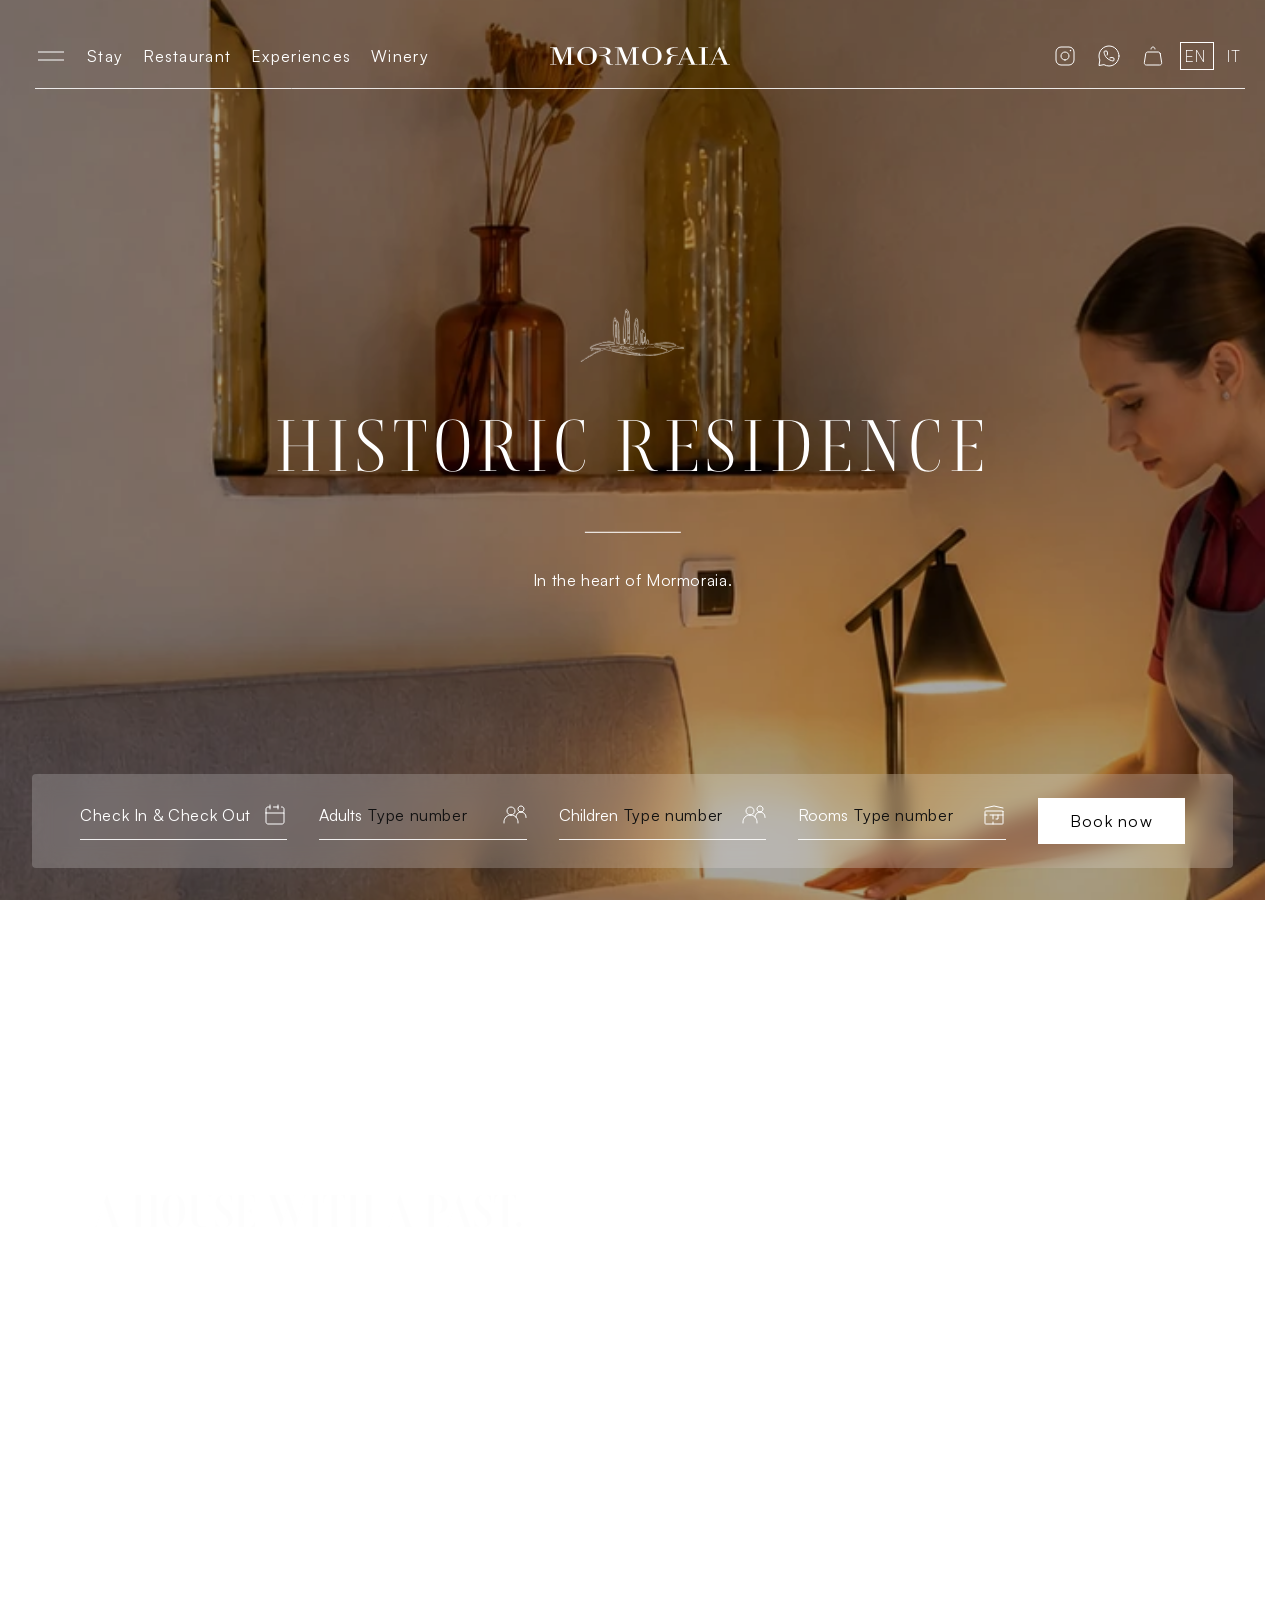
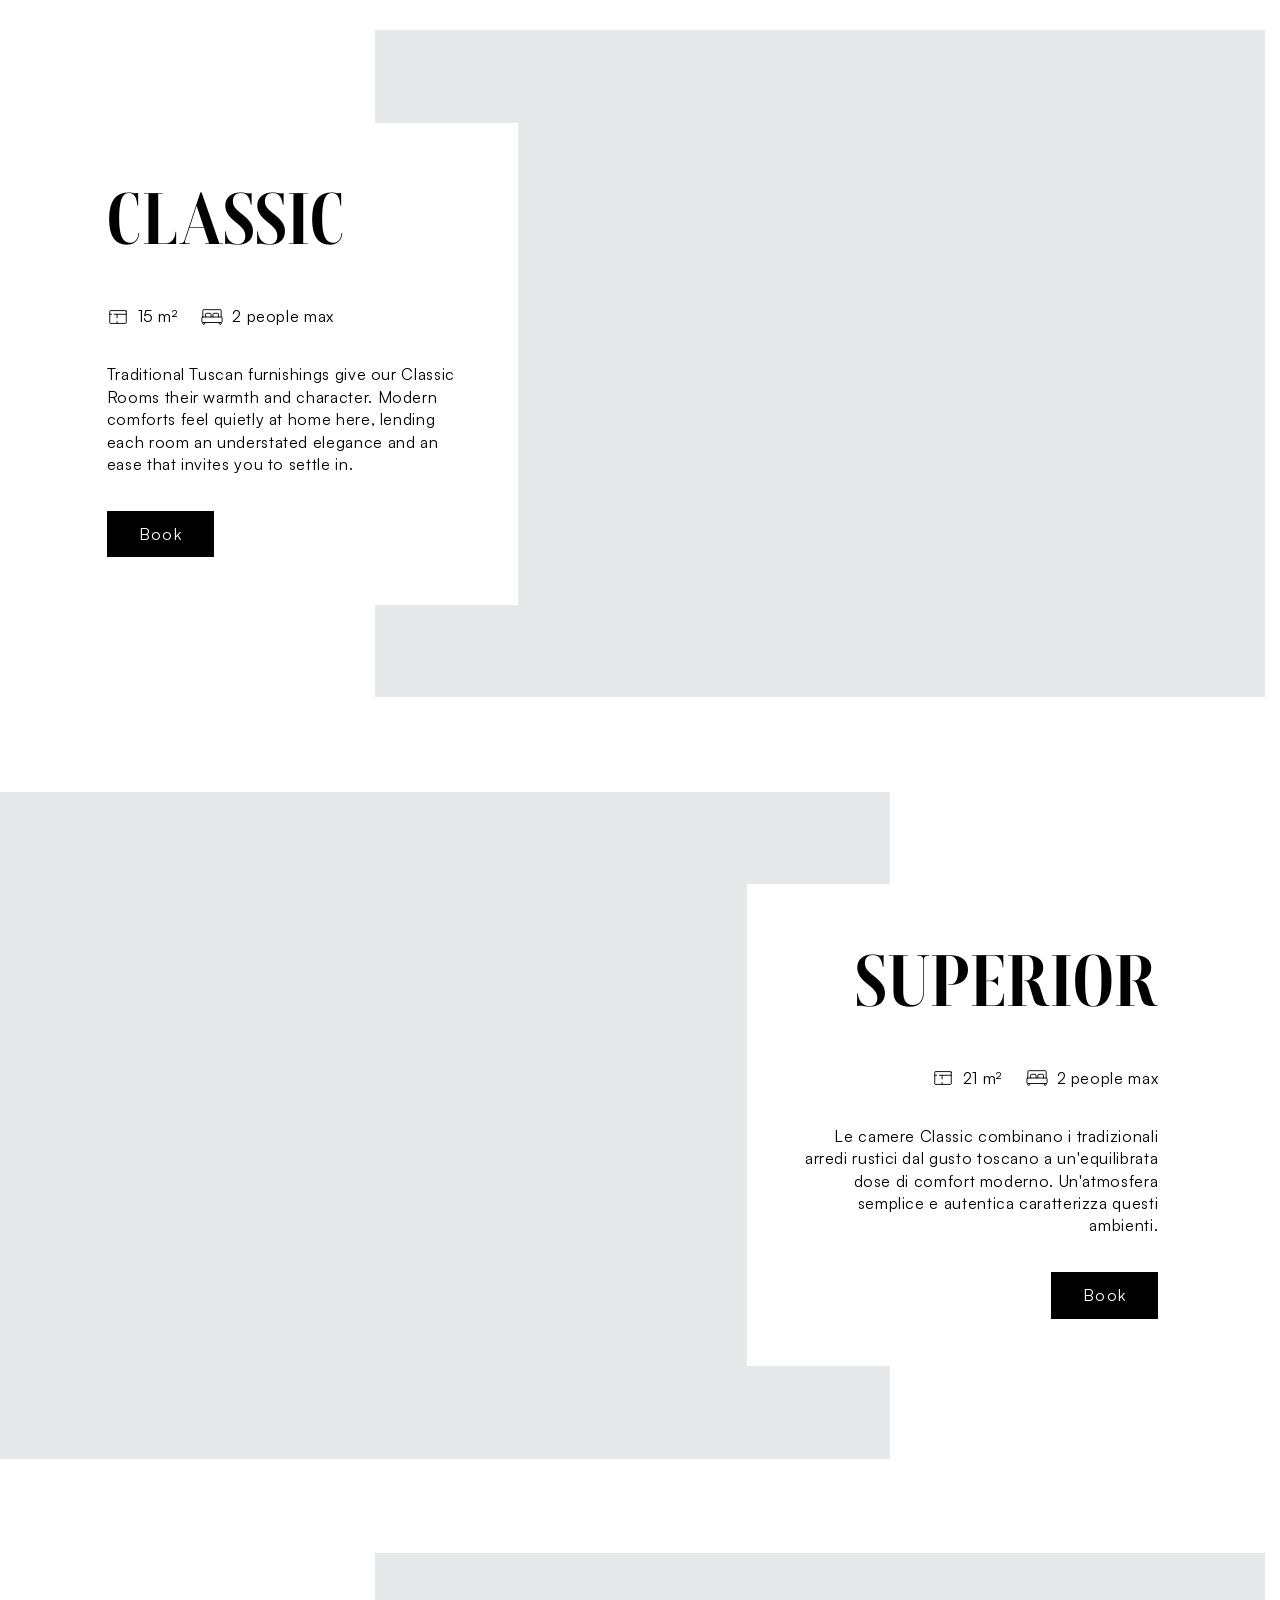
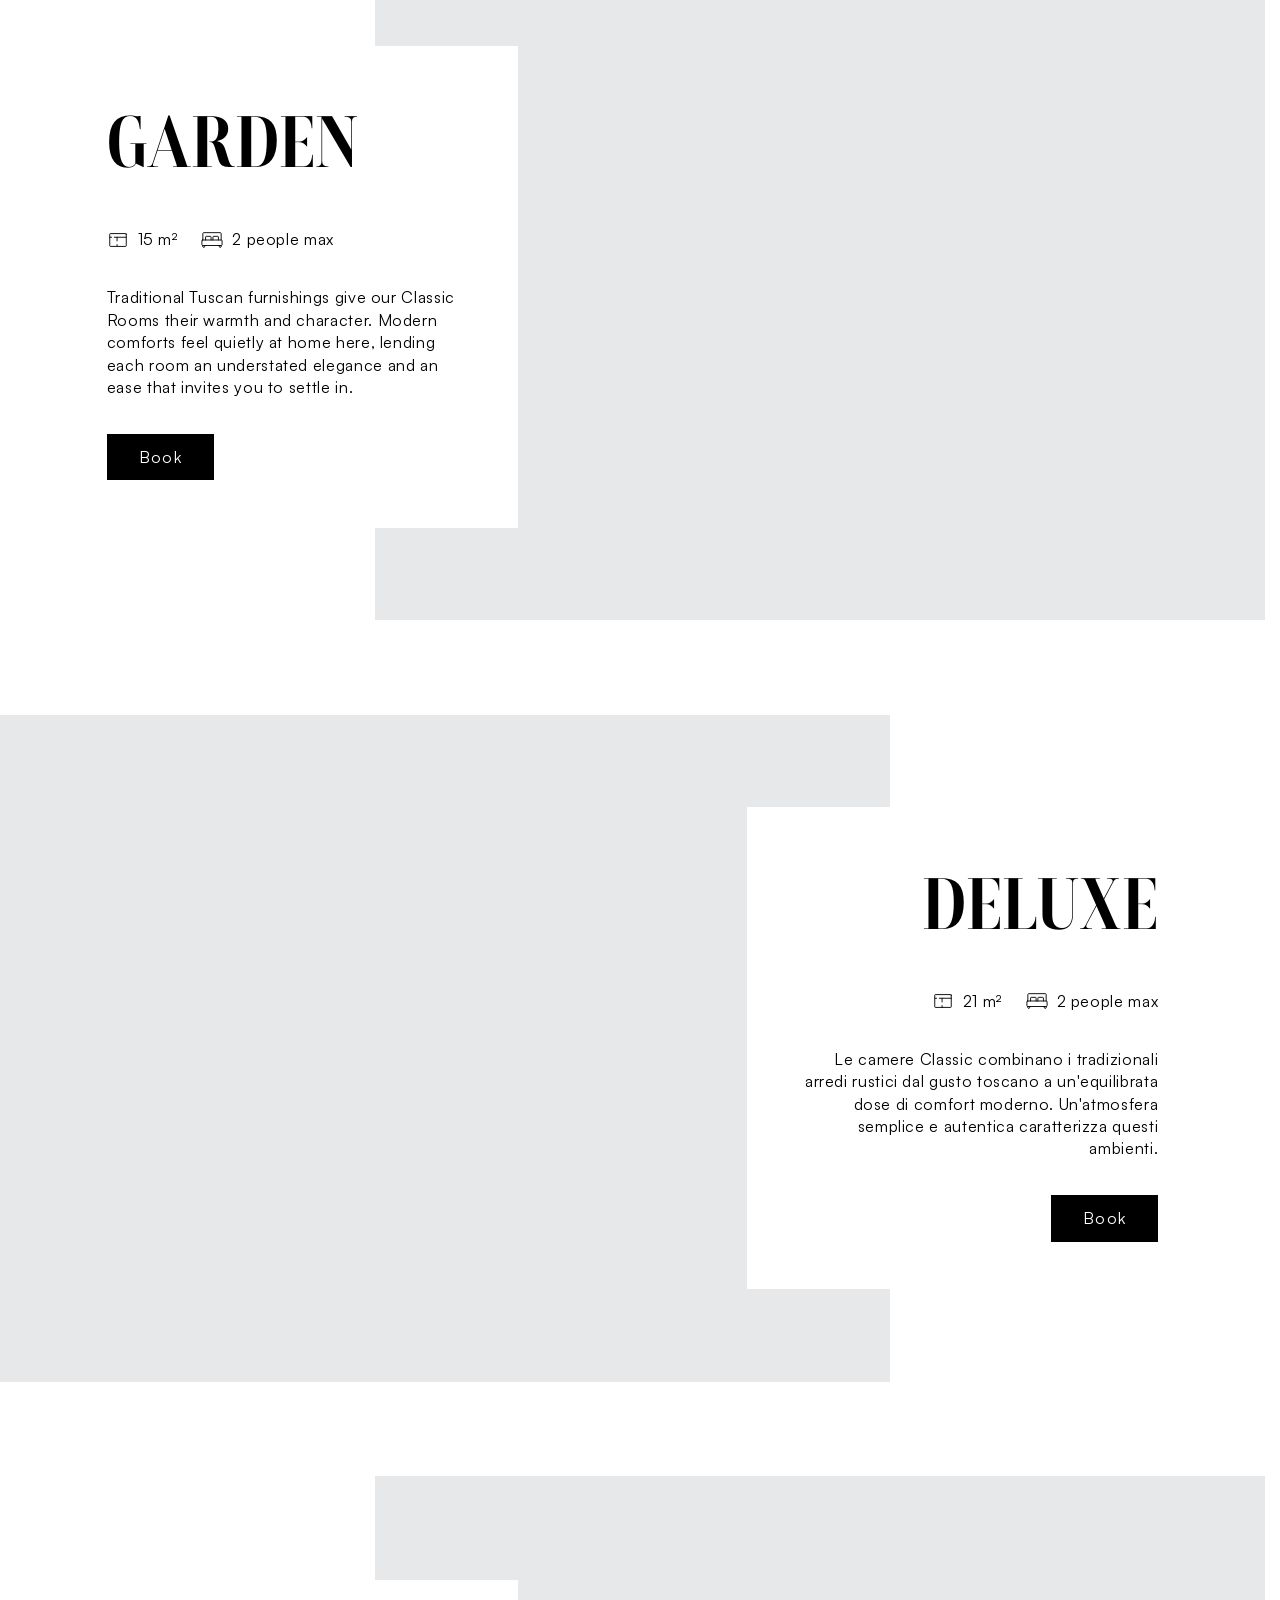
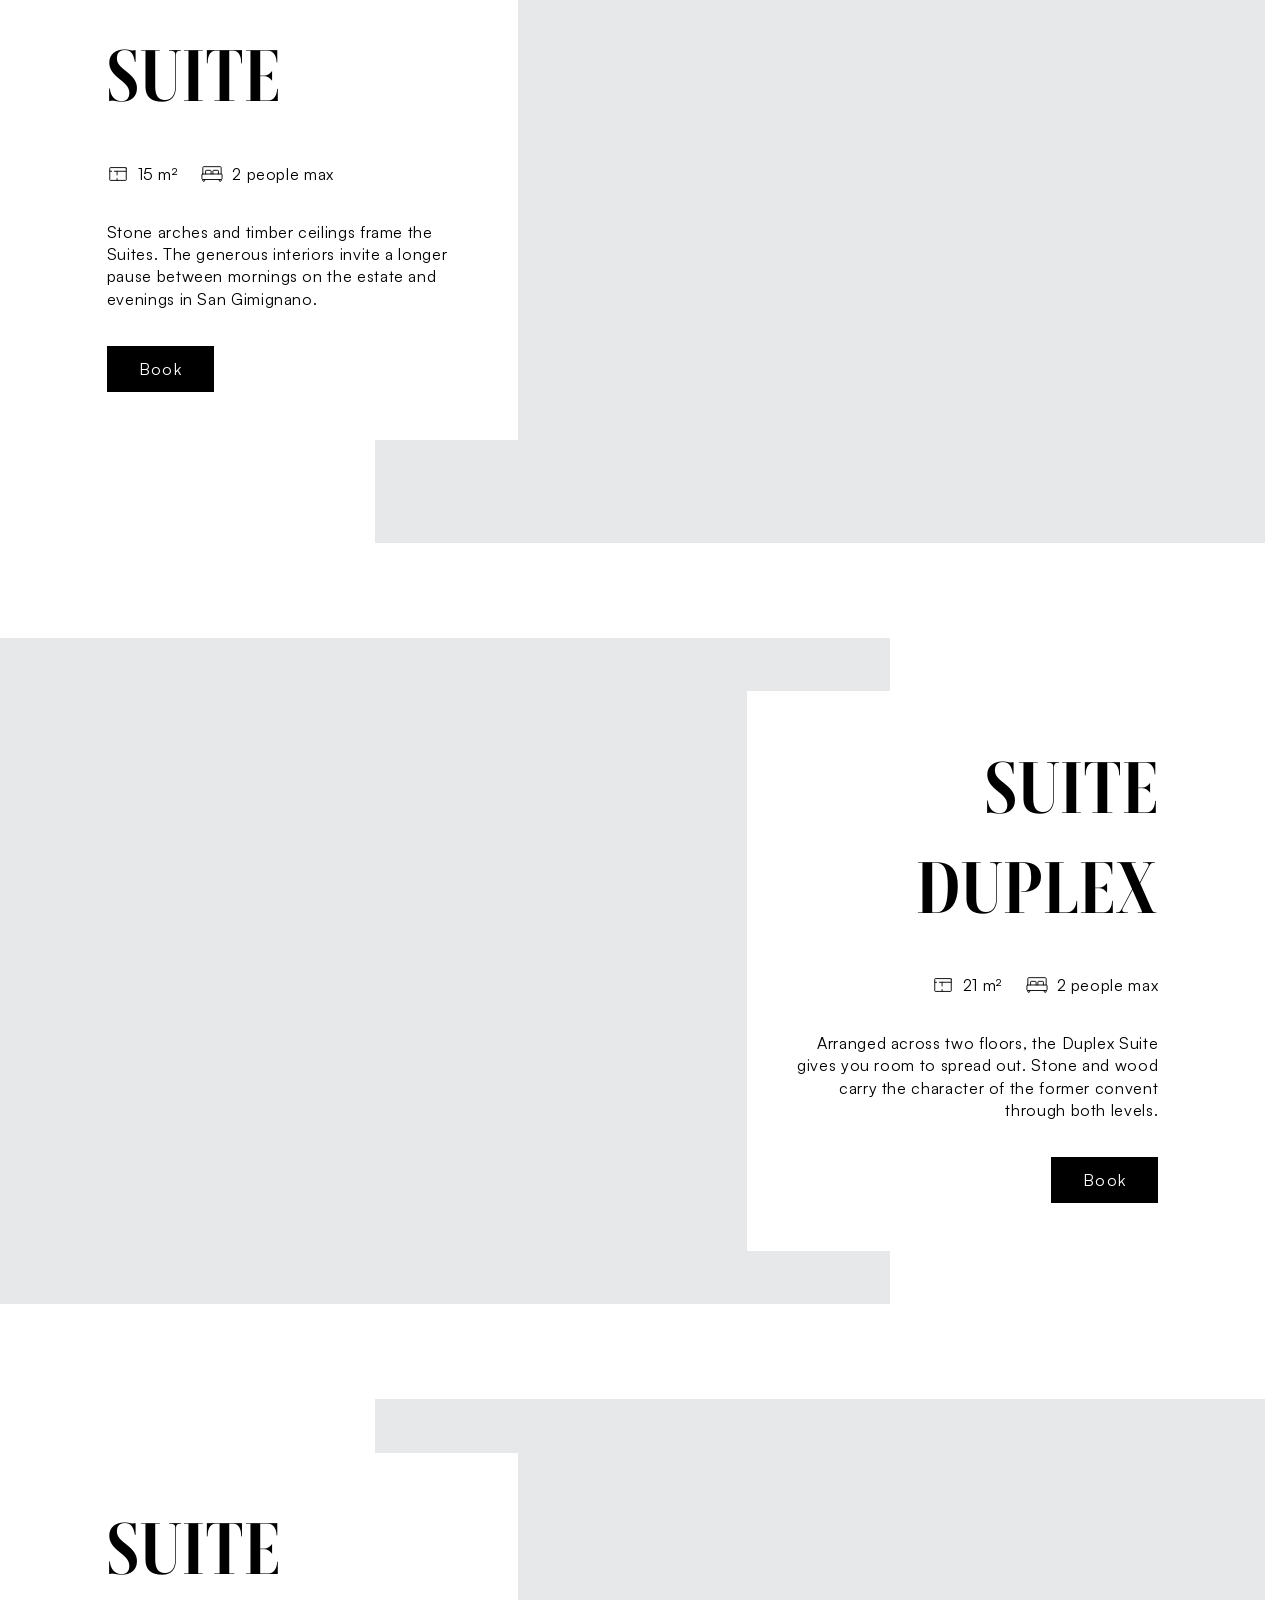
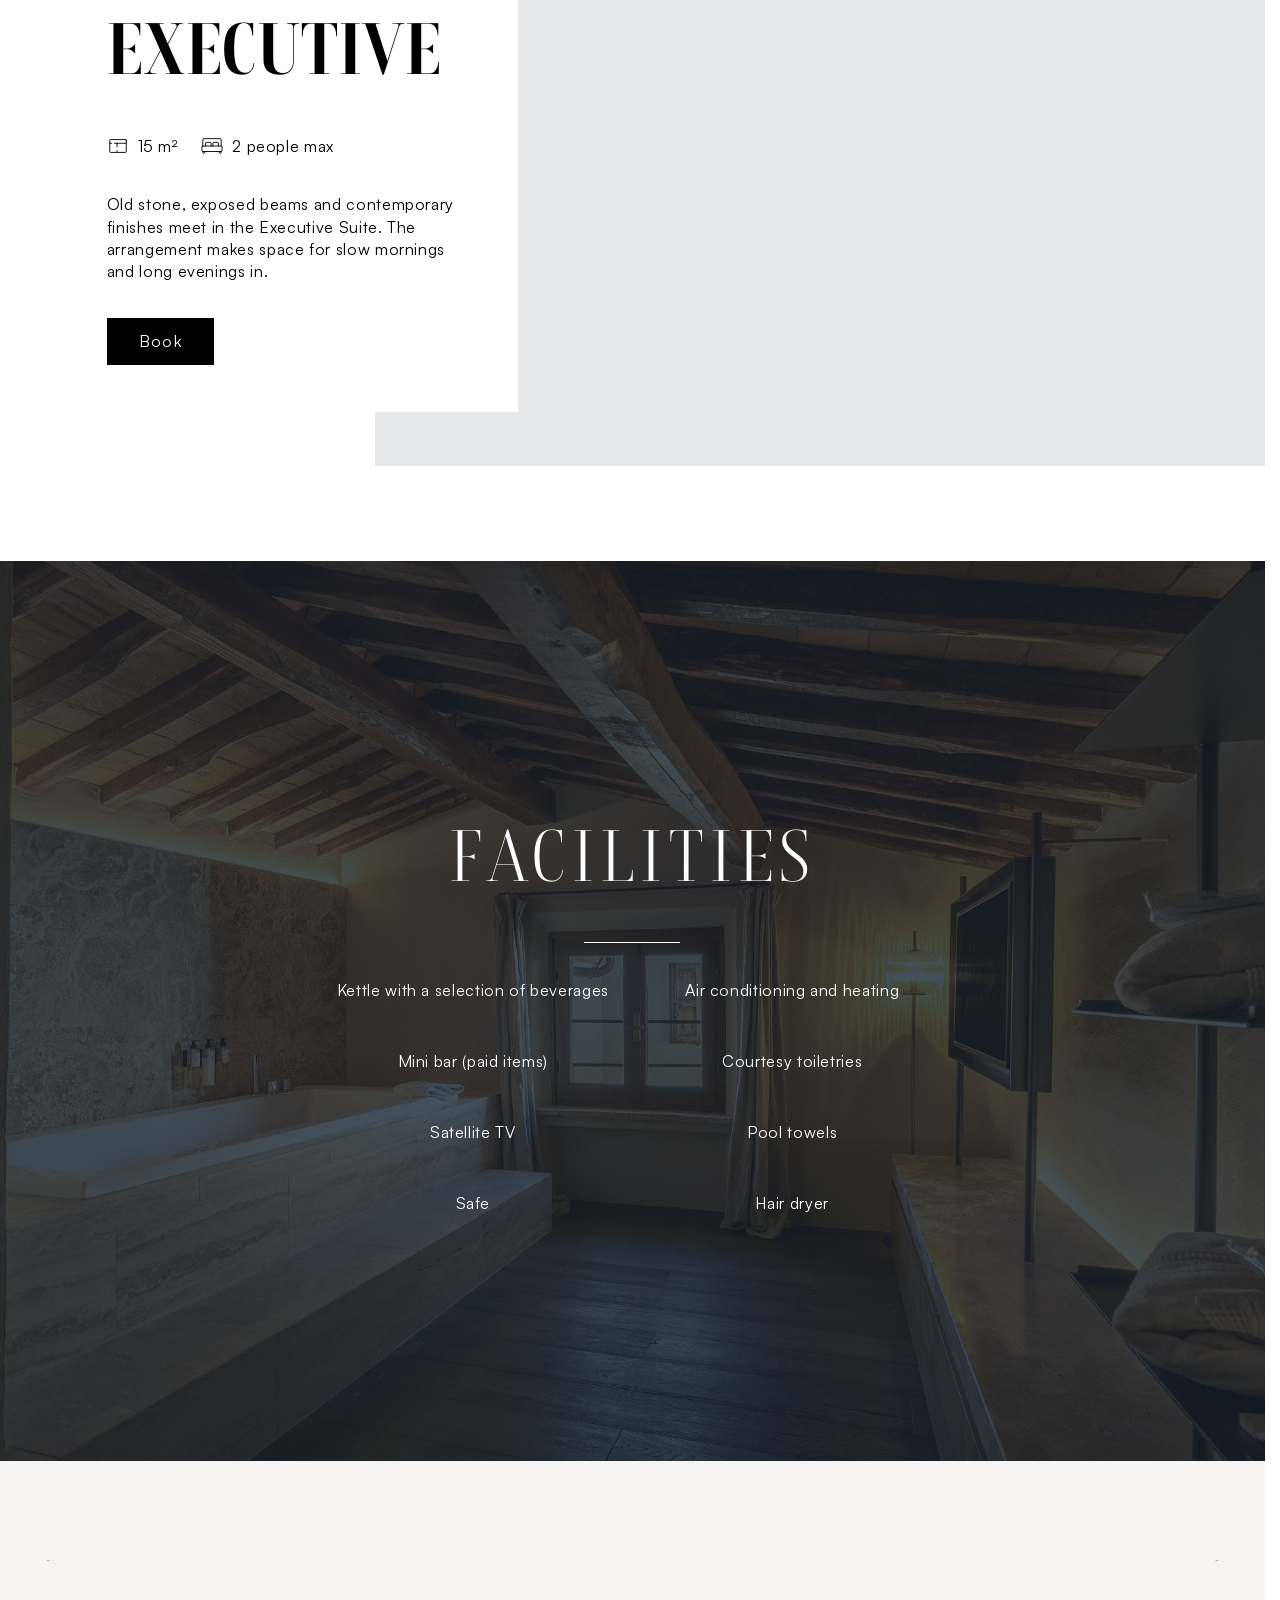
<file: historic-residence.html>
<!doctype html>
<html lang="en" class="stay-page">
<head>
  <meta charset="utf-8">
  <meta name="viewport" content="width=device-width, initial-scale=1">
  <title>Historic Residence | Mormoraia</title>
  <link rel="icon" type="image/svg+xml" href="assets/favicon.svg">
  <link rel="preload" href="assets/convent-hero.webp" as="image" media="(width > 720px)">
  <link rel="preload" href="assets/convent-hero-mobile.webp" as="image" media="(max-width:720px)">
  <link rel="stylesheet" href="layout.css?v=10">
  <link rel="stylesheet" href="motion.css?v=29">
  <link rel="stylesheet" href="components.css?v=45">
  <link rel="stylesheet" href="responsive.css?v=65">
<link rel="stylesheet" href="navigation.css?v=12">
  <script>
    if (new URLSearchParams(location.search).get('rooms') === 'v2') {
      document.documentElement.classList.add('rooms-v2');
    }
  </script>
  <link rel="stylesheet" href="stay.css?v=11">
  <script defer src="entrances.js?v=3"></script>
  <script defer src="stay.js?v=9"></script>
  <script defer src="booking.js?v=1"></script>
  <script defer src="footer.js?v=5"></script>
  <script defer src="page-scroll.js?v=40"></script>
  <script defer src="navigation.js?v=43"></script>
  <noscript><style>.mast-row>*, .opening :is(#n993,#n1010,.stay-hero-emblem,.stay-hero-rule){opacity:1}.mast-rule{transform:none}.opening #n1051{--booking-entrance:1}</style></noscript>
</head>
<body>
<div class="navigation">
<header class="masthead" aria-label="Mormoraia">
 <div class="mast-row">
  <div class="nav-left"><button type="button" class="burger" aria-label="Open menu" aria-controls="estate-menu" aria-expanded="false"><span></span><span></span></button><nav class="quick-links" aria-label="Sections">
   <button type="button" data-nav-section="stay" aria-expanded="false" aria-controls="quick-stay">Stay</button>
   <button type="button" data-nav-section="restaurant" aria-expanded="false" aria-controls="quick-restaurant">Restaurant</button>
   <button type="button" data-nav-section="experiences" aria-expanded="false" aria-controls="quick-experiences">Experiences</button>
   <button type="button" data-nav-section="winery" aria-expanded="false" aria-controls="quick-winery">Winery</button>
  </nav></div>
  <a class="mast-logo" href="index.html#n986" aria-label="Mormoraia home"><img alt="" src="assets/8d20d.svg"></a>
  <div class="nav-right"><a class="utility" href="https://www.instagram.com/mormoraia/" aria-label="Instagram"><img src="assets/98686.svg" alt=""></a><a class="utility" href="https://wa.me/393311232848" aria-label="Contact via WhatsApp"><img src="assets/6f012.svg" alt=""></a><a class="utility" href="https://wineclub.mormoraia.it/en/shop/" aria-label="Wine shop"><img src="assets/e18c2.svg" alt=""></a><div class="language" role="group" aria-label="Language"><button type="button" aria-pressed="true">EN</button><button type="button" aria-pressed="false">IT</button></div>
   <a class="sticky-booking layout70 ds-button" data-name="Button primary dark" href="https://www.simplebooking.it/ibe/hotelbooking/search?hid=8435&amp;lang=en"><span class="layout224">Book<span class="booking-suffix"> now</span></span></a>
  </div>
 </div><div class="mast-rule" aria-hidden="true"></div>
 <div class="mast-dropdown" aria-label="Section links"><div class="mast-dropdown-clip"></div></div>
</header>
<div id="estate-menu" class="estate-menu" inert="" aria-hidden="true">
 <div class="menu-content">
 <div class="menu-layout">
 <nav class="menu-items" aria-label="Full menu">
  <div class="menu-group" data-menu-group="stay">
   <button class="menu-title" type="button" aria-expanded="false" aria-controls="full-stay">Stay</button>
   <div class="menu-panel" id="full-stay" inert aria-hidden="true"><div class="menu-panel-clip"><ul class="menu-choices">
    <li><a href="historic-residence.html" aria-current="page">Historic Residence</a></li>
    <li><a href="il-palagio.html">Il Palagio</a></li>
   </ul></div></div>
  </div>
  <div class="menu-group" data-menu-group="restaurant">
   <button class="menu-title" type="button" aria-expanded="false" aria-controls="full-restaurant">The Restaurant</button>
   <div class="menu-panel" id="full-restaurant" inert aria-hidden="true"><div class="menu-panel-clip"><ul class="menu-choices">
    <li><a href="index.html#n1758">Il Fienile</a></li>
    <li><a href="https://www.mormoraia.it/en/restaurant-mormoraia-san-gimignano/">Menu</a></li>
   </ul></div></div>
  </div>
  <div class="menu-group" data-menu-group="winery">
   <button class="menu-title" type="button" aria-expanded="false" aria-controls="full-winery">Winery</button>
   <div class="menu-panel" id="full-winery" inert aria-hidden="true"><div class="menu-panel-clip"><ul class="menu-choices">
    <li><a href="https://wineclub.mormoraia.it/en/shop/">Wine Shop</a></li>
    <li><a href="https://www.mormoraia.it/en/cantina-mormoraia/">Winery</a></li>
   </ul></div></div>
  </div>
  <div class="menu-group" data-menu-group="experiences">
   <button class="menu-title" type="button" aria-expanded="false" aria-controls="full-experiences">Experiences</button>
   <div class="menu-panel" id="full-experiences" inert aria-hidden="true"><div class="menu-panel-clip"><ul class="menu-choices">
    <li><a href="index.html#experience-truffle-hunting">Truffle Hunting</a></li>
    <li><a href="index.html#experience-elopement-wedding">Elopement Wedding</a></li>
    <li><a href="index.html#experience-wine-tasting">Wine Tasting</a></li>
    <li><a href="index.html#experience-cooking-class">Cooking Class</a></li>
    <li><a href="index.html#experience-romantic-dinner">Romantic Dinner</a></li>
    <li><a href="index.html#experience-sunset-aperitif">Sunset Aperitif</a></li>
   </ul></div></div>
  </div>
  <a class="menu-title" href="index.html#n1762">Our Story</a>
  <a class="menu-title" href="https://www.mormoraia.it/en/contact-us/">Contact</a>
 </nav>
 <div class="menu-footer">
 <nav class="menu-socials" aria-label="Social media"><a href="https://www.instagram.com/mormoraia/" aria-label="Instagram"><img src="assets/ad9cd.svg" alt=""></a><a href="https://www.facebook.com/Mormoraia" aria-label="Facebook"><img src="assets/94fb9.svg" alt=""></a><a href="https://www.youtube.com/watch?v=IN_PDBi8NO4" aria-label="YouTube"><img src="assets/cb1ec.svg" alt=""></a><a href="https://www.tripadvisor.it/Hotel_Review-g187901-d1177956-Reviews-Mormoraia-San_Gimignano_Tuscany.html" aria-label="Tripadvisor"><img src="assets/4553f.svg" alt=""></a></nav>
 <div class="menu-bottom"><span aria-disabled="true">Cookie policy</span><span aria-disabled="true">FAQ</span><span aria-disabled="true">Privacy Policy</span></div>
 </div>
 </div>
 </div>
</div>
<button type="button" id="back-to-top" aria-label="Back to top" inert>
  <span class="back-to-top-ring" aria-hidden="true"><img src="assets/back-to-top-lettering.svg" alt=""></span>
  <img class="back-to-top-arrow" src="assets/back-to-top-arrow.svg" alt="">
</button>
</div>
<main id="n1780">
  <div class="hero-runway stay-hero-runway">
  <section id="n986" class="layout2 opening stay-hero convent-hero" aria-labelledby="n993">
    <picture>
      <source media="(max-width:720px)" srcset="assets/convent-hero-mobile.webp">
      <img class="stay-hero-media" src="assets/convent-hero.webp" alt="" fetchpriority="high">
    </picture>
    <div id="n992" class="layout8">
      <img class="stay-hero-emblem" src="assets/footer-emblem-45-1632.svg" alt="" width="138" height="71">
      <h1 id="n993" tabindex="-1">HISTORIC RESIDENCE</h1>
      <img class="stay-rule stay-hero-rule" src="assets/9ee91.svg" alt="" width="96" height="1">
      <p id="n1010">In the heart of Mormoraia.</p>
    </div>
    <div data-name="booking-bar" id="n1050" class="layout209">
            <div data-name="Booking Bar" id="n1051" class="layout210">
              <button id="booking-toggle" class="ds-button layout27" type="button" aria-controls="booking-fields" aria-expanded="false"><span>Book now</span></button>
              <div id="booking-fields">
              <div id="dsI11-2838-11-2545" class="layout16">
                <div id="dsI11-2838-11-2546" class="layout23">
                  <button class="date-trigger" type="button" aria-controls="booking-dates" aria-expanded="false">Check In &amp; Check Out</button>
                  <div data-name="calendar" id="dsI11-2838-11-2684" class="layout19">
                    <img alt="" src="assets/b0e9e.svg" class="layout11" draggable="false">
                  </div>
                </div>
                <div id="booking-dates" hidden><label>Check in<input type="date" name="arrival"></label><label>Check out<input type="date" name="departure"></label><button type="button">Done</button></div>
                <div id="dsI11-2838-11-2553" class="layout20">
                  <div class="layout21">
                    <img alt="" src="assets/54254.svg" class="layout22" draggable="false">
                  </div>
                </div>
              </div>
              <div id="dsI11-2838-11-2554" class="layout16">
                <div id="dsI11-2838-11-2555" class="layout23">
                  <div id="dsI11-2838-11-2556" class="layout24">
                    <p id="dsI11-2838-11-2557" class="layout25">
                      Adults
                    </p><input type="number" class="booking-count" min="1" step="1" name="adults" aria-label="Adults" placeholder="Type number">
                  </div>
                  <div data-name="User-group" id="dsI11-2838-11-2649" class="layout19">
                    <img alt="" src="assets/87939.svg" class="layout11" draggable="false">
                  </div>
                </div>
                <div id="dsI11-2838-11-2564" class="layout20">
                  <div class="layout21">
                    <img alt="" src="assets/54254.svg" class="layout22" draggable="false">
                  </div>
                </div>
              </div>
              <div id="dsI11-2838-11-2565" class="layout16">
                <div id="dsI11-2838-11-2566" class="layout23">
                  <div id="dsI11-2838-11-2567" class="layout24">
                    <p id="dsI11-2838-11-2568" class="layout25">
                      Children
                    </p><input type="number" class="booking-count" min="0" step="1" name="children" aria-label="Children" placeholder="Type number">
                  </div>
                  <div data-name="User-group" id="dsI11-2838-11-2661" class="layout19">
                    <img alt="" src="assets/87939.svg" class="layout11" draggable="false">
                  </div>
                </div>
                <div id="dsI11-2838-11-2575" class="layout20">
                  <div class="layout21">
                    <img alt="" src="assets/54254.svg" class="layout22" draggable="false">
                  </div>
                </div>
              </div>
              <div id="dsI11-2838-11-2576" class="layout16">
                <div id="dsI11-2838-11-2577" class="layout23">
                  <div id="dsI11-2838-11-2578" class="layout24">
                    <p id="dsI11-2838-11-2579" class="layout25">
                      Rooms
                    </p><input type="number" class="booking-count" min="1" step="1" name="rooms" aria-label="Rooms" placeholder="Type number">
                  </div>
                  <div data-name="Rooms" id="dsI11-2838-11-2667" class="layout19">
                    <img alt="" src="assets/35161.svg" class="layout11" draggable="false">
                  </div>
                </div>
                <div id="dsI11-2838-11-2589" class="layout20">
                  <div class="layout21">
                    <img alt="" src="assets/54254.svg" class="layout22" draggable="false">
                  </div>
                </div>
              </div>
              </div>
              <a data-name="Button primary light" id="dsI11-2838-11-2690" class="layout27 ds-button" href="https://www.simplebooking.it/ibe/hotelbooking/search?hid=8435&amp;lang=en">
                <span id="dsI11-2838-11-2690-11-2325" class="layout211">
                  Book now
                </span>
              </a>
            </div>
          </div>
  </section>
  </div>
  <section class="stay-intro white-sheet" aria-labelledby="stay-intro-title">
  <h2 id="stay-intro-title"><span>A house<br class="mobile-copy-break"> with a past.</span><em>A room of your own.</em></h2>
  <div class="stay-intro-copy">
    <p><strong>Rooms &amp; Suites.</strong></p>
    <p>When the Passoni family restored the former convent, they kept its stone arches, timber beams and terracotta floors. <span class="stay-intro-paragraph">Today, each room and suite has a character of its own. You might fall for the intimacy of a Classic Room, or settle into a Duplex Suite and enjoy the quiet pleasure of having two floors to yourself.</span></p>
  </div>
</section>
  <div class="room-sequence">
<div class="room-position" aria-hidden="true"></div>
<section class="room-scene" aria-labelledby="room-1">
  <div class="room-scene-body">
    <div class="room-carousel">
      <div class="room-gallery gallery-window" role="region" tabindex="0" aria-label="Classic photo gallery. Use the left and right arrow keys to browse.">
        <div class="room-track gallery-track">
          <div class="room-slide"><picture><source media="(max-width:720px)" srcset="assets/convent-classic-mobile.webp"><img src="assets/convent-classic.webp" alt="" width="1080" height="900" loading="lazy" decoding="async"></picture></div>
          <div class="room-slide"><picture><source media="(max-width:720px)" srcset="assets/room-mobile/a88db-130.webp"><img src="assets/a88db.jpg" alt="" width="1080" height="900" loading="lazy" decoding="async"></picture></div>
          <div class="room-slide"><picture><source media="(max-width:720px)" srcset="assets/room-mobile/e9431-478.webp"><img src="assets/e9431.jpg" alt="" width="1080" height="900" loading="lazy" decoding="async"></picture></div>
          <div class="room-slide"><picture><source media="(max-width:720px)" srcset="assets/room-mobile/4d74d-198.webp"><img src="assets/4d74d.jpg" alt="" width="1080" height="900" loading="lazy" decoding="async"></picture></div>
        </div>
      </div>
    </div>
    <div class="room-panel-slot panel-slot">
      <div class="room-panel">
        <h2 id="room-1">CLASSIC</h2>
        <div class="room-details">
          <span><img src="assets/stay-size.svg" alt="" width="22" height="22">15 m²</span>
          <span><img src="assets/stay-bed.svg" alt="" width="22" height="22">2 people max</span>
        </div>
        <p>Traditional Tuscan furnishings give our Classic Rooms their warmth and character. Modern comforts feel quietly at home here, lending each room an understated elegance and an ease that invites you to settle in.</p>
        <a class="layout70 ds-button" data-name="Button primary dark" href="https://www.simplebooking.it/ibe/hotelbooking/search?hid=8435&amp;lang=en" aria-label="Book Classic"><span class="layout224">Book</span></a>
      </div>
    </div>
  </div>
</section>
<div class="room-position" aria-hidden="true"></div>
<section class="room-scene room-scene-right" aria-labelledby="room-2">
  <div class="room-scene-body">
    <div class="room-carousel">
      <div class="room-gallery gallery-window" role="region" tabindex="0" aria-label="Superior photo gallery. Use the left and right arrow keys to browse.">
        <div class="room-track gallery-track">
          <div class="room-slide"><picture><source media="(max-width:720px)" srcset="assets/room-mobile/120a4-418.webp"><img src="assets/120a4.jpg" alt="" width="1080" height="900" loading="lazy" decoding="async"></picture></div>
          <div class="room-slide"><picture><source media="(max-width:720px)" srcset="assets/room-mobile/ffe55-232.webp"><img src="assets/ffe55.jpg" alt="" width="1080" height="900" loading="lazy" decoding="async"></picture></div>
          <div class="room-slide"><picture><source media="(max-width:720px)" srcset="assets/room-mobile/9fc01-290.webp"><img src="assets/9fc01.jpg" alt="" width="1080" height="900" loading="lazy" decoding="async"></picture></div>
          <div class="room-slide"><picture><source media="(max-width:720px)" srcset="assets/room-mobile/4d74d-198.webp"><img src="assets/4d74d.jpg" alt="" width="1080" height="900" loading="lazy" decoding="async"></picture></div>
        </div>
      </div>
    </div>
    <div class="room-panel-slot panel-slot">
      <div class="room-panel">
        <h2 id="room-2">Superior</h2>
        <div class="room-details">
          <span><img src="assets/stay-size.svg" alt="" width="22" height="22">21 m²</span>
          <span><img src="assets/stay-bed.svg" alt="" width="22" height="22">2 people max</span>
        </div>
        <p>Le camere Classic combinano i tradizionali arredi rustici dal gusto toscano a un&#x27;equilibrata dose di comfort moderno. Un&#x27;atmosfera semplice e autentica caratterizza questi ambienti.</p>
        <a class="layout70 ds-button" data-name="Button primary dark" href="https://www.simplebooking.it/ibe/hotelbooking/search?hid=8435&amp;lang=en" aria-label="Book Superior"><span class="layout224">Book</span></a>
      </div>
    </div>
  </div>
</section>
<div class="room-position" aria-hidden="true"></div>
<section class="room-scene" aria-labelledby="room-3">
  <div class="room-scene-body">
    <div class="room-carousel">
      <div class="room-gallery gallery-window" role="region" tabindex="0" aria-label="Garden photo gallery. Use the left and right arrow keys to browse.">
        <div class="room-track gallery-track">
          <div class="room-slide"><picture><source media="(max-width:720px)" srcset="assets/room-mobile/c9f18-370.webp"><img src="assets/c9f18.jpg" alt="" width="1080" height="900" loading="lazy" decoding="async"></picture></div>
          <div class="room-slide"><picture><source media="(max-width:720px)" srcset="assets/room-mobile/6a19b-370.webp"><img src="assets/6a19b.jpg" alt="" width="1080" height="900" loading="lazy" decoding="async"></picture></div>
          <div class="room-slide"><picture><source media="(max-width:720px)" srcset="assets/room-mobile/ff6a2-376.webp"><img src="assets/ff6a2.jpg" alt="" width="1080" height="900" loading="lazy" decoding="async"></picture></div>
          <div class="room-slide"><picture><source media="(max-width:720px)" srcset="assets/room-mobile/4d74d-190.webp"><img src="assets/4d74d.jpg" alt="" width="1080" height="900" loading="lazy" decoding="async"></picture></div>
        </div>
      </div>
    </div>
    <div class="room-panel-slot panel-slot">
      <div class="room-panel">
        <h2 id="room-3">Garden</h2>
        <div class="room-details">
          <span><img src="assets/stay-size.svg" alt="" width="22" height="22">15 m²</span>
          <span><img src="assets/stay-bed.svg" alt="" width="22" height="22">2 people max</span>
        </div>
        <p>Traditional Tuscan furnishings give our Classic Rooms their warmth and character. Modern comforts feel quietly at home here, lending each room an understated elegance and an ease that invites you to settle in.</p>
        <a class="layout70 ds-button" data-name="Button primary dark" href="https://www.simplebooking.it/ibe/hotelbooking/search?hid=8435&amp;lang=en" aria-label="Book Garden"><span class="layout224">Book</span></a>
      </div>
    </div>
  </div>
</section>
<div class="room-position" aria-hidden="true"></div>
<section class="room-scene room-scene-right" aria-labelledby="room-4">
  <div class="room-scene-body">
    <div class="room-carousel">
      <div class="room-gallery gallery-window" role="region" tabindex="0" aria-label="Deluxe photo gallery. Use the left and right arrow keys to browse.">
        <div class="room-track gallery-track">
          <div class="room-slide"><picture><source media="(max-width:720px)" srcset="assets/room-mobile/795d1-290.webp"><img src="assets/795d1.jpg" alt="" width="1080" height="900" loading="lazy" decoding="async"></picture></div>
          <div class="room-slide"><picture><source media="(max-width:720px)" srcset="assets/room-mobile/93e9b-290.webp"><img src="assets/93e9b.jpg" alt="" width="1080" height="900" loading="lazy" decoding="async"></picture></div>
          <div class="room-slide"><picture><source media="(max-width:720px)" srcset="assets/room-mobile/24450-290.webp"><img src="assets/24450.jpg" alt="" width="1080" height="900" loading="lazy" decoding="async"></picture></div>
          <div class="room-slide"><picture><source media="(max-width:720px)" srcset="assets/room-mobile/0102b-0.webp"><img src="assets/0102b.jpg" alt="" width="1080" height="900" loading="lazy" decoding="async"></picture></div>
        </div>
      </div>
    </div>
    <div class="room-panel-slot panel-slot">
      <div class="room-panel">
        <h2 id="room-4">Deluxe</h2>
        <div class="room-details">
          <span><img src="assets/stay-size.svg" alt="" width="22" height="22">21 m²</span>
          <span><img src="assets/stay-bed.svg" alt="" width="22" height="22">2 people max</span>
        </div>
        <p>Le camere Classic combinano i tradizionali arredi rustici dal gusto toscano a un&#x27;equilibrata dose di comfort moderno. Un&#x27;atmosfera semplice e autentica caratterizza questi ambienti.</p>
        <a class="layout70 ds-button" data-name="Button primary dark" href="https://www.simplebooking.it/ibe/hotelbooking/search?hid=8435&amp;lang=en" aria-label="Book Deluxe"><span class="layout224">Book</span></a>
      </div>
    </div>
  </div>
</section>
<div class="room-position" aria-hidden="true"></div>
<section class="room-scene" aria-labelledby="room-5">
  <div class="room-scene-body">
    <div class="room-carousel">
      <div class="room-gallery gallery-window" role="region" tabindex="0" aria-label="Suite photo gallery. Use the left and right arrow keys to browse.">
        <div class="room-track gallery-track">
          <div class="room-slide"><picture><source media="(max-width:720px)" srcset="assets/room-mobile/6b52c-373.webp"><img src="assets/6b52c.jpg" alt="" width="1080" height="900" loading="lazy" decoding="async"></picture></div>
          <div class="room-slide"><picture><source media="(max-width:720px)" srcset="assets/room-mobile/2d464-290.webp"><img src="assets/2d464.jpg" alt="" width="1080" height="900" loading="lazy" decoding="async"></picture></div>
          <div class="room-slide"><picture><source media="(max-width:720px)" srcset="assets/room-mobile/70648-290.webp"><img src="assets/70648.jpg" alt="" width="1080" height="900" loading="lazy" decoding="async"></picture></div>
          <div class="room-slide"><picture><source media="(max-width:720px)" srcset="assets/room-mobile/795d1-290.webp"><img src="assets/795d1.jpg" alt="" width="1080" height="900" loading="lazy" decoding="async"></picture></div>
        </div>
      </div>
    </div>
    <div class="room-panel-slot panel-slot">
      <div class="room-panel">
        <h2 id="room-5">SUITE</h2>
        <div class="room-details">
          <span><img src="assets/stay-size.svg" alt="" width="22" height="22">15 m²</span>
          <span><img src="assets/stay-bed.svg" alt="" width="22" height="22">2 people max</span>
        </div>
        <p>Stone arches and timber ceilings frame the Suites. The generous interiors invite a longer pause between mornings on the estate and evenings in San Gimignano.</p>
        <a class="layout70 ds-button" data-name="Button primary dark" href="https://www.simplebooking.it/ibe/hotelbooking/search?hid=8435&amp;lang=en" aria-label="Book Suite"><span class="layout224">Book</span></a>
      </div>
    </div>
  </div>
</section>
<div class="room-position" aria-hidden="true"></div>
<section class="room-scene room-scene-right" aria-labelledby="room-6">
  <div class="room-scene-body">
    <div class="room-carousel">
      <div class="room-gallery gallery-window" role="region" tabindex="0" aria-label="Suite Duplex photo gallery. Use the left and right arrow keys to browse.">
        <div class="room-track gallery-track">
          <div class="room-slide"><picture><source media="(max-width:720px)" srcset="assets/room-mobile/93e9b-290.webp"><img src="assets/93e9b.jpg" alt="" width="1080" height="900" loading="lazy" decoding="async"></picture></div>
          <div class="room-slide"><picture><source media="(max-width:720px)" srcset="assets/room-mobile/2d464-120.webp"><img src="assets/2d464.jpg" alt="" width="1080" height="900" loading="lazy" decoding="async"></picture></div>
          <div class="room-slide"><picture><source media="(max-width:720px)" srcset="assets/room-mobile/11e1a-400.webp"><img src="assets/11e1a.jpg" alt="" width="1080" height="900" loading="lazy" decoding="async"></picture></div>
          <div class="room-slide"><picture><source media="(max-width:720px)" srcset="assets/room-mobile/2d464-120.webp"><img src="assets/2d464.jpg" alt="" width="1080" height="900" loading="lazy" decoding="async"></picture></div>
        </div>
      </div>
    </div>
    <div class="room-panel-slot panel-slot">
      <div class="room-panel">
        <h2 id="room-6">SUITE<br>DUPLEX</h2>
        <div class="room-details">
          <span><img src="assets/stay-size.svg" alt="" width="22" height="22">21 m²</span>
          <span><img src="assets/stay-suite-bed.svg" alt="" width="22" height="22">2 people max</span>
        </div>
        <p>Arranged across two floors, the Duplex Suite gives you room to spread out. Stone and wood carry the character of the former convent through both levels.</p>
        <a class="layout70 ds-button" data-name="Button primary dark" href="https://www.simplebooking.it/ibe/hotelbooking/search?hid=8435&amp;lang=en" aria-label="Book Suite Duplex"><span class="layout224">Book</span></a>
      </div>
    </div>
  </div>
</section>
<div class="room-position" aria-hidden="true"></div>
<section class="room-scene" aria-labelledby="room-7">
  <div class="room-scene-body">
    <div class="room-carousel">
      <div class="room-gallery gallery-window" role="region" tabindex="0" aria-label="Suite Executive photo gallery. Use the left and right arrow keys to browse.">
        <div class="room-track gallery-track">
          <div class="room-slide"><picture><source media="(max-width:720px)" srcset="assets/room-mobile/3543a-290.webp"><img src="assets/3543a.jpg" alt="" width="1080" height="900" loading="lazy" decoding="async"></picture></div>
          <div class="room-slide"><picture><source media="(max-width:720px)" srcset="assets/room-mobile/782a3-1.webp"><img src="assets/782a3.jpg" alt="" width="1004" height="900" loading="lazy" decoding="async"></picture></div>
          <div class="room-slide"><picture><source media="(max-width:720px)" srcset="assets/room-mobile/24450-290.webp"><img src="assets/24450.jpg" alt="" width="1080" height="900" loading="lazy" decoding="async"></picture></div>
          <div class="room-slide"><picture><source media="(max-width:720px)" srcset="assets/room-mobile/70648-136.webp"><img src="assets/70648.jpg" alt="" width="1080" height="900" loading="lazy" decoding="async"></picture></div>
        </div>
      </div>
    </div>
    <div class="room-panel-slot panel-slot">
      <div class="room-panel">
        <h2 id="room-7">SUITE<br>EXECUTIVE</h2>
        <div class="room-details">
          <span><img src="assets/stay-size.svg" alt="" width="22" height="22">15 m²</span>
          <span><img src="assets/stay-suite-bed.svg" alt="" width="22" height="22">2 people max</span>
        </div>
        <p>Old stone, exposed beams and contemporary finishes meet in the Executive Suite. The arrangement makes space for slow mornings and long evenings in.</p>
        <a class="layout70 ds-button" data-name="Button primary dark" href="https://www.simplebooking.it/ibe/hotelbooking/search?hid=8435&amp;lang=en" aria-label="Book Suite Executive"><span class="layout224">Book</span></a>
      </div>
    </div>
  </div>
</section>
  </div>
  <section id="stay-facilities" class="stay-facilities" aria-labelledby="facilities-title">
  <div class="stay-facilities-image" aria-hidden="true"><img src="assets/e54a6.png" alt="" loading="lazy"></div>
  <div class="stay-facilities-content">
    <h2 id="facilities-title">Facilities</h2>
    <img class="stay-rule" src="assets/9ee91.svg" alt="" width="96" height="1">
    <ul>
      <li>Kettle with a selection of beverages</li>
      <li>Mini bar (paid items)</li>
      <li>Satellite TV</li>
      <li>Safe</li>
      <li>Air conditioning and heating</li>
      <li>Courtesy toiletries</li>
      <li>Pool towels</li>
      <li>Hair dryer</li>
    </ul>
  </div>
</section>
  <footer id="n1433" class="site-footer">
        <div class="footer-stage">
          <div class="footer-insignia" aria-hidden="true">
            <picture>
              <source media="(max-width:720px)" srcset="assets/footer-mark-mobile.svg">
              <img src="assets/footer-mark-desktop.svg" alt="" width="138" height="71">
            </picture>
          </div>
          <div id="n1481" class="footer-wordmark">
            <picture>
              <source media="(max-width:720px)" srcset="assets/footer-wordmark-home-mobile.svg">
              <source media="(max-width:1024px)" srcset="assets/footer-logo-45-2386.svg">
              <img alt="Mormoraia" src="assets/b7a25.svg" width="1600" height="160" draggable="false">
            </picture>
          </div>
          <div class="footer-rule footer-rule-opening" aria-hidden="true"></div>
          <div class="footer-information">
            <div class="footer-contact">
              <div class="footer-company" data-footer-row>
                <p class="footer-label">Mormoraia</p>
                <div class="footer-address">
                  <p>Mormoraia S.r.l. Società Agricola</p>
                  <span class="footer-separator" aria-hidden="true">|</span>
                  <p>Loc. Sant’andrea, 50037 - San Gimignano (SI), Italy</p>
                </div>
              </div>
              <div data-footer-row>
                <p class="footer-label">Telefono</p>
                <p><a href="tel:+390577940096">+39 0577 94 00 96</a></p>
              </div>
              <div data-footer-row>
                <p class="footer-label">Fax</p>
                <p>+39 0577 94 00 96</p>
              </div>
              <div data-footer-row>
                <p class="footer-label">Email</p>
                <p><a href="mailto:info@mormoraia.it">info@mormoraia.it</a></p>
              </div>
              <div data-footer-row>
                <p class="footer-label">Follow</p>
                <div id="ds11-3328" class="layout177">
                      <a data-name="instagram 1" id="ds11-3329" class="layout19" href="https://www.instagram.com/mormoraia/" aria-label="Instagram">
                        <img alt="" src="assets/footer-instagram.svg" class="layout11" draggable="false">
                      </a>
                      <a data-name="facebook-tag 1" id="ds11-3330" class="layout19" href="https://www.facebook.com/Mormoraia" aria-label="Facebook">
                        <img alt="" src="assets/footer-facebook.svg" class="layout11" draggable="false">
                      </a>
                      <a data-name="youtube 1" id="ds11-3331" class="layout19" href="https://www.youtube.com/watch?v=IN_PDBi8NO4" aria-label="Youtube">
                        <img alt="" src="assets/footer-youtube.svg" class="layout11" draggable="false">
                      </a>
                      <a data-name="tripadvisor 1" id="ds11-3332" class="layout19" href="https://www.tripadvisor.it/Hotel_Review-g187901-d1177956-Reviews-Mormoraia-San_Gimignano_Tuscany.html" aria-label="Tripadvisor">
                        <img alt="" src="assets/footer-tripadvisor.svg" class="layout11" draggable="false">
                      </a>
                    </div>
              </div>
            </div>
            <div class="footer-legal">
              <div class="footer-legal-items">
                <p data-footer-row>© 2026 Mormoraia All Rights Reserved.</p>
                <span class="footer-separator" aria-hidden="true">|</span>
                <p data-footer-row><span class="copy-desktop">Cookie policy</span><span class="copy-small-screen">Cookies</span></p>
                <span class="footer-separator" aria-hidden="true">|</span>
                <p data-footer-row>Cod. Fisc: 03418750158</p>
                <span class="footer-separator" aria-hidden="true">|</span>
                <p data-footer-row>Pec: <a href="mailto:mormoraia@pec.legal-up.it">mormoraia@pec.legal-up.it</a></p>
              </div>
              <p class="footer-credit" data-footer-row>Designed by <b>L22</b></p>
            </div>
          </div>
          <div class="footer-rule footer-rule-ending" aria-hidden="true"></div>
        </div>
      </footer>
</main>
</body>
</html>
</file>
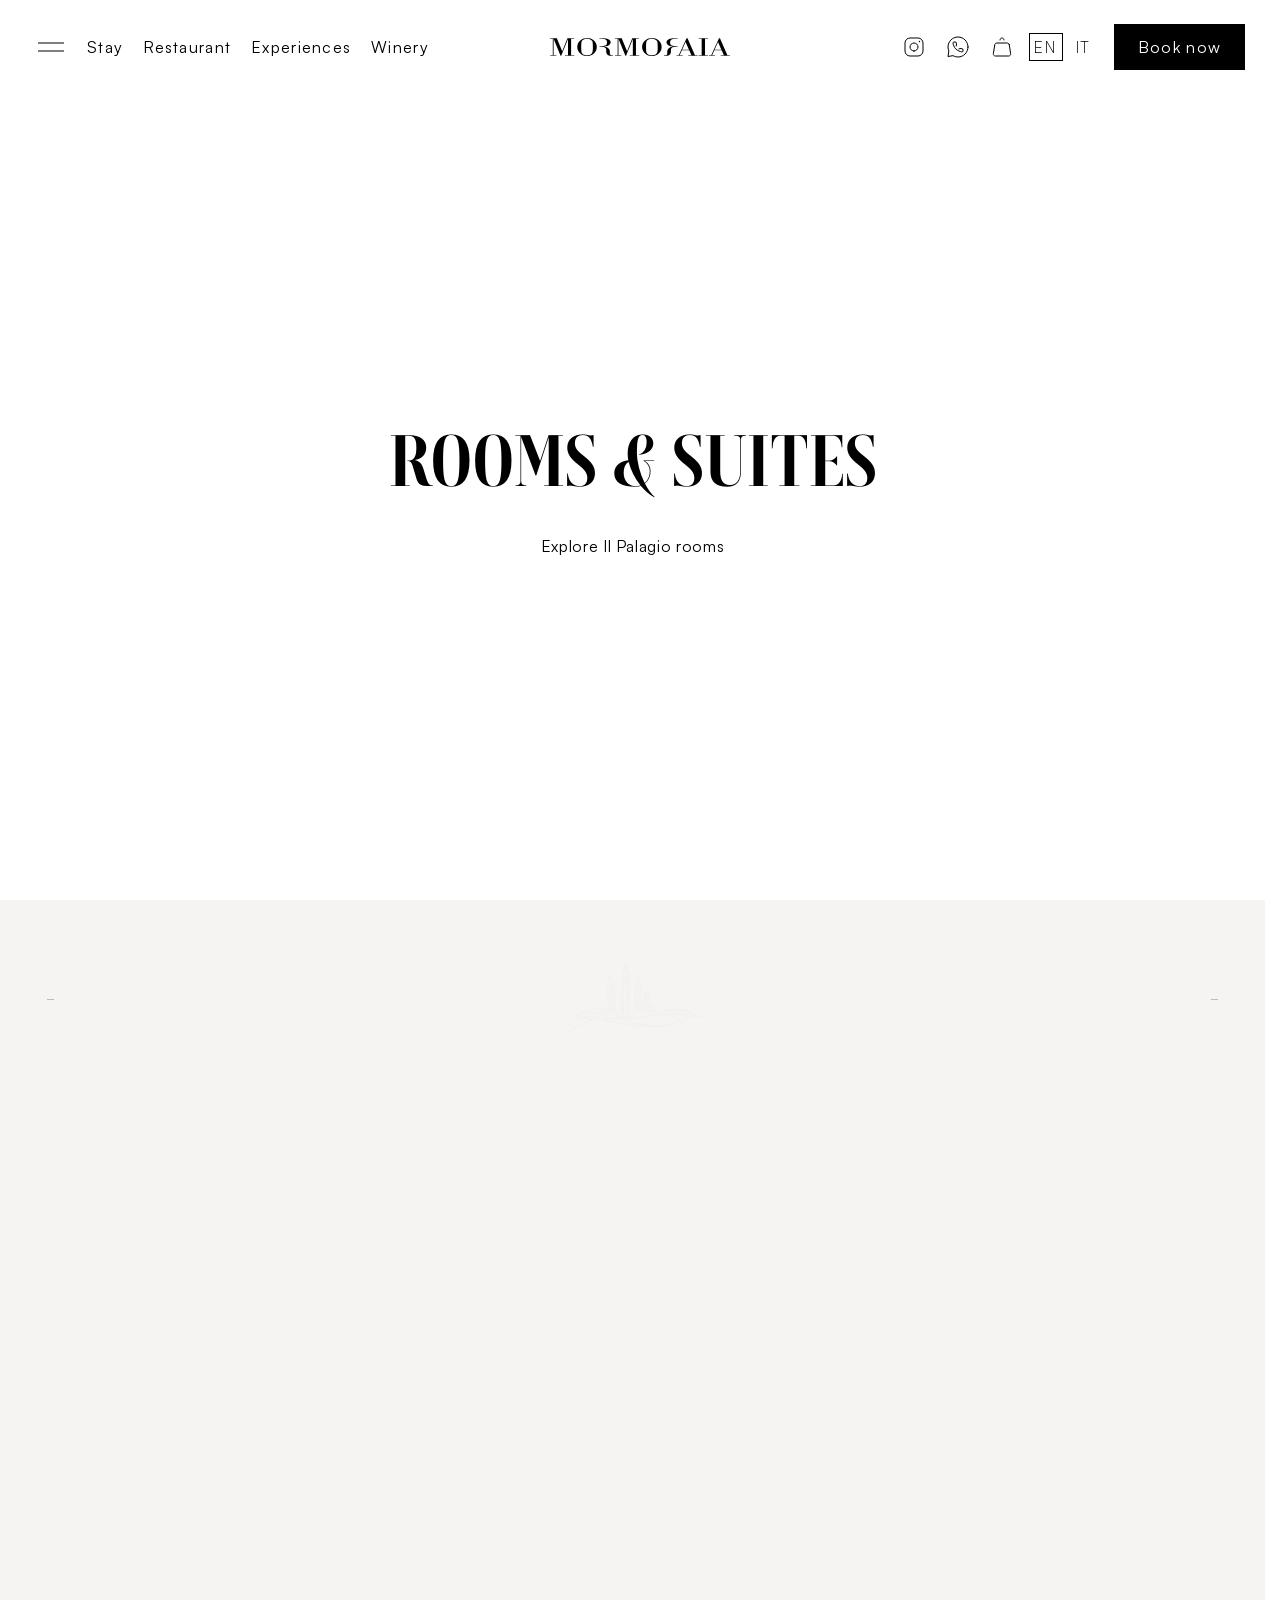
<file: il-palagio-room.html>
<!doctype html>
<html lang="en" class="palagio-room-detail">
<head>
  <meta charset="utf-8">
  <meta name="viewport" content="width=device-width, initial-scale=1">
  <title>Il Palagio Rooms &amp; Suites | Mormoraia</title>
  <link rel="icon" type="image/svg+xml" href="assets/favicon.svg">
  <link rel="stylesheet" href="layout.css?v=10">
  <link rel="stylesheet" href="motion.css?v=29">
  <link rel="stylesheet" href="components.css?v=45">
  <link rel="stylesheet" href="responsive.css?v=67">
  <link rel="stylesheet" href="navigation.css?v=12">
  <link rel="stylesheet" href="palagio-room.css?v=5">
  <script defer src="entrances.js?v=3"></script>
  <script defer src="palagio-parallax.js?v=1"></script>
  <script defer src="palagio-room.js?v=2"></script>
  <script defer src="footer.js?v=5"></script>
  <script defer src="page-scroll.js?v=40"></script>
  <script defer src="navigation.js?v=43"></script>
</head>
<body>
<div class="navigation">
<header class="masthead masthead-light" aria-label="Mormoraia">
 <div class="mast-row">
  <div class="nav-left"><button type="button" class="burger" aria-label="Open menu" aria-controls="estate-menu" aria-expanded="false"><span></span><span></span></button><nav class="quick-links" aria-label="Sections">
   <button type="button" data-nav-section="stay" aria-expanded="false" aria-controls="quick-stay">Stay</button>
   <button type="button" data-nav-section="restaurant" aria-expanded="false" aria-controls="quick-restaurant">Restaurant</button>
   <button type="button" data-nav-section="experiences" aria-expanded="false" aria-controls="quick-experiences">Experiences</button>
   <button type="button" data-nav-section="winery" aria-expanded="false" aria-controls="quick-winery">Winery</button>
  </nav></div>
  <a class="mast-logo" href="index.html#n986" aria-label="Mormoraia home"><img alt="" src="assets/8d20d.svg"></a>
  <div class="nav-right"><a class="utility" href="https://www.instagram.com/mormoraia/" aria-label="Instagram"><img src="assets/98686.svg" alt=""></a><a class="utility" href="https://wa.me/393311232848" aria-label="Contact via WhatsApp"><img src="assets/6f012.svg" alt=""></a><a class="utility" href="https://wineclub.mormoraia.it/en/shop/" aria-label="Wine shop"><img src="assets/e18c2.svg" alt=""></a><div class="language" role="group" aria-label="Language"><button type="button" aria-pressed="true">EN</button><button type="button" aria-pressed="false">IT</button></div>
   <a data-room-book class="sticky-booking layout70 ds-button" data-name="Button primary dark" href="mailto:info@mormoraia.it?subject=Il%20Palagio%20early%20access"><span class="layout224">Book<span class="booking-suffix"> now</span></span></a>
  </div>
 </div><div class="mast-rule" aria-hidden="true"></div>
 <div class="mast-dropdown" aria-label="Section links"><div class="mast-dropdown-clip"></div></div>
</header>
<div id="estate-menu" class="estate-menu" inert="" aria-hidden="true">
 <div class="menu-content">
 <div class="menu-layout">
 <nav class="menu-items" aria-label="Full menu">
  <div class="menu-group" data-menu-group="stay">
   <button class="menu-title" type="button" aria-expanded="false" aria-controls="full-stay">Stay</button>
   <div class="menu-panel" id="full-stay" inert aria-hidden="true"><div class="menu-panel-clip"><ul class="menu-choices">
    <li><a href="historic-residence.html">Historic Residence</a></li>
    <li><a href="il-palagio.html">Il Palagio</a></li>
   </ul></div></div>
  </div>
  <div class="menu-group" data-menu-group="restaurant">
   <button class="menu-title" type="button" aria-expanded="false" aria-controls="full-restaurant">The Restaurant</button>
   <div class="menu-panel" id="full-restaurant" inert aria-hidden="true"><div class="menu-panel-clip"><ul class="menu-choices">
    <li><a href="index.html#n1758">Il Fienile</a></li>
    <li><a href="https://www.mormoraia.it/en/restaurant-mormoraia-san-gimignano/">Menu</a></li>
   </ul></div></div>
  </div>
  <div class="menu-group" data-menu-group="winery">
   <button class="menu-title" type="button" aria-expanded="false" aria-controls="full-winery">Winery</button>
   <div class="menu-panel" id="full-winery" inert aria-hidden="true"><div class="menu-panel-clip"><ul class="menu-choices">
    <li><a href="https://wineclub.mormoraia.it/en/shop/">Wine Shop</a></li>
    <li><a href="https://www.mormoraia.it/en/cantina-mormoraia/">Winery</a></li>
   </ul></div></div>
  </div>
  <div class="menu-group" data-menu-group="experiences">
   <button class="menu-title" type="button" aria-expanded="false" aria-controls="full-experiences">Experiences</button>
   <div class="menu-panel" id="full-experiences" inert aria-hidden="true"><div class="menu-panel-clip"><ul class="menu-choices">
    <li><a href="index.html#experience-truffle-hunting">Truffle Hunting</a></li>
    <li><a href="index.html#experience-elopement-wedding">Elopement Wedding</a></li>
    <li><a href="index.html#experience-wine-tasting">Wine Tasting</a></li>
    <li><a href="index.html#experience-cooking-class">Cooking Class</a></li>
    <li><a href="index.html#experience-romantic-dinner">Romantic Dinner</a></li>
    <li><a href="index.html#experience-sunset-aperitif">Sunset Aperitif</a></li>
   </ul></div></div>
  </div>
  <a class="menu-title" href="index.html#n1762">Our Story</a>
  <a class="menu-title" href="https://www.mormoraia.it/en/contact-us/">Contact</a>
 </nav>
 <div class="menu-footer">
 <nav class="menu-socials" aria-label="Social media"><a href="https://www.instagram.com/mormoraia/" aria-label="Instagram"><img src="assets/ad9cd.svg" alt=""></a><a href="https://www.facebook.com/Mormoraia" aria-label="Facebook"><img src="assets/94fb9.svg" alt=""></a><a href="https://www.youtube.com/watch?v=IN_PDBi8NO4" aria-label="YouTube"><img src="assets/cb1ec.svg" alt=""></a><a href="https://www.tripadvisor.it/Hotel_Review-g187901-d1177956-Reviews-Mormoraia-San_Gimignano_Tuscany.html" aria-label="Tripadvisor"><img src="assets/4553f.svg" alt=""></a></nav>
 <div class="menu-bottom"><span aria-disabled="true">Cookie policy</span><span aria-disabled="true">FAQ</span><span aria-disabled="true">Privacy Policy</span></div>
 </div>
 </div>
 </div>
</div>
<button type="button" id="back-to-top" aria-label="Back to top" inert>
  <span class="back-to-top-ring" aria-hidden="true"><img src="assets/back-to-top-lettering.svg" alt=""></span>
  <img class="back-to-top-arrow" src="assets/back-to-top-arrow.svg" alt="">
</button>
</div>
<main id="n1780">
  <div class="room-detail-stage">
    <a class="room-detail-breadcrumb" href="il-palagio.html">
      <img src="assets/palagio-rooms/breadcrumb-back.svg" alt="" width="12" height="12">
      <span>Back to Il Palagio</span>
    </a>
    <section class="room-detail-hero" aria-labelledby="room-detail-title">
      <div class="room-detail-copy">
        <a class="room-detail-explore" href="#room-photos" hidden>
          <img src="assets/palagio-rooms/arrow.svg" alt="" width="12" height="12">
          <span>Scroll to explore</span>
        </a>
        <h1 id="room-detail-title">Rooms &amp; Suites</h1>
        <p class="room-detail-description"><a href="il-palagio.html#palagio-rooms">Explore Il Palagio rooms</a></p>
        <ul class="room-detail-specs" aria-label="Room details" hidden>
          <li><img src="assets/palagio-rooms/size.svg" alt="" width="22" height="22">15 m²</li>
          <li><img src="assets/palagio-rooms/bed.svg" alt="" width="22" height="22">2 people</li>
        </ul>
      </div>
    </section>
    <section class="room-detail-gallery" id="room-photos" aria-label="Room photos" tabindex="-1" hidden>
      <template id="room-photo-template">
        <figure class="room-detail-photo">
          <div class="room-detail-photo-image"><img alt="" decoding="async"></div>
          <figcaption><span class="room-photo-caption"></span><span class="room-photo-number"><span></span><span class="room-photo-total"></span></span></figcaption>
        </figure>
      </template>
    </section>
  </div>
  <footer id="n1433" class="site-footer">
        <div class="footer-stage">
          <div class="footer-insignia" aria-hidden="true">
            <picture>
              <source media="(max-width:720px)" srcset="assets/footer-mark-mobile.svg">
              <img src="assets/footer-mark-desktop.svg" alt="" width="138" height="71">
            </picture>
          </div>
          <div id="n1481" class="footer-wordmark">
            <picture>
              <source media="(max-width:720px)" srcset="assets/footer-wordmark-home-mobile.svg">
              <source media="(max-width:1024px)" srcset="assets/footer-logo-45-2386.svg">
              <img alt="Mormoraia" src="assets/b7a25.svg" width="1600" height="160" draggable="false">
            </picture>
          </div>
          <div class="footer-rule footer-rule-opening" aria-hidden="true"></div>
          <div class="footer-information">
            <div class="footer-contact">
              <div class="footer-company" data-footer-row>
                <p class="footer-label">Mormoraia</p>
                <div class="footer-address">
                  <p>Mormoraia S.r.l. Società Agricola</p>
                  <span class="footer-separator" aria-hidden="true">|</span>
                  <p>Loc. Sant’andrea, 50037 - San Gimignano (SI), Italy</p>
                </div>
              </div>
              <div data-footer-row>
                <p class="footer-label">Telefono</p>
                <p><a href="tel:+390577940096">+39 0577 94 00 96</a></p>
              </div>
              <div data-footer-row>
                <p class="footer-label">Fax</p>
                <p>+39 0577 94 00 96</p>
              </div>
              <div data-footer-row>
                <p class="footer-label">Email</p>
                <p><a href="mailto:info@mormoraia.it">info@mormoraia.it</a></p>
              </div>
              <div data-footer-row>
                <p class="footer-label">Follow</p>
                <div id="ds11-3328" class="layout177">
                      <a data-name="instagram 1" id="ds11-3329" class="layout19" href="https://www.instagram.com/mormoraia/" aria-label="Instagram">
                        <img alt="" src="assets/footer-instagram.svg" class="layout11" draggable="false">
                      </a>
                      <a data-name="facebook-tag 1" id="ds11-3330" class="layout19" href="https://www.facebook.com/Mormoraia" aria-label="Facebook">
                        <img alt="" src="assets/footer-facebook.svg" class="layout11" draggable="false">
                      </a>
                      <a data-name="youtube 1" id="ds11-3331" class="layout19" href="https://www.youtube.com/watch?v=IN_PDBi8NO4" aria-label="Youtube">
                        <img alt="" src="assets/footer-youtube.svg" class="layout11" draggable="false">
                      </a>
                      <a data-name="tripadvisor 1" id="ds11-3332" class="layout19" href="https://www.tripadvisor.it/Hotel_Review-g187901-d1177956-Reviews-Mormoraia-San_Gimignano_Tuscany.html" aria-label="Tripadvisor">
                        <img alt="" src="assets/footer-tripadvisor.svg" class="layout11" draggable="false">
                      </a>
                    </div>
              </div>
            </div>
            <div class="footer-legal">
              <div class="footer-legal-items">
                <p data-footer-row>© 2026 Mormoraia All Rights Reserved.</p>
                <span class="footer-separator" aria-hidden="true">|</span>
                <p data-footer-row><span class="copy-desktop">Cookie policy</span><span class="copy-small-screen">Cookies</span></p>
                <span class="footer-separator" aria-hidden="true">|</span>
                <p data-footer-row>Cod. Fisc: 03418750158</p>
                <span class="footer-separator" aria-hidden="true">|</span>
                <p data-footer-row>Pec: <a href="mailto:mormoraia@pec.legal-up.it">mormoraia@pec.legal-up.it</a></p>
              </div>
              <p class="footer-credit" data-footer-row>Designed by <b>L22</b></p>
            </div>
          </div>
          <div class="footer-rule footer-rule-ending" aria-hidden="true"></div>
        </div>
      </footer>
  <div class="room-detail-book" hidden>
    <a class="layout70 ds-button" data-name="Button primary dark" data-room-book href="mailto:info@mormoraia.it?subject=Il%20Palagio%20early%20access"><span class="layout224">Book</span></a>
  </div>
</main>
</body>
</html>
</file>
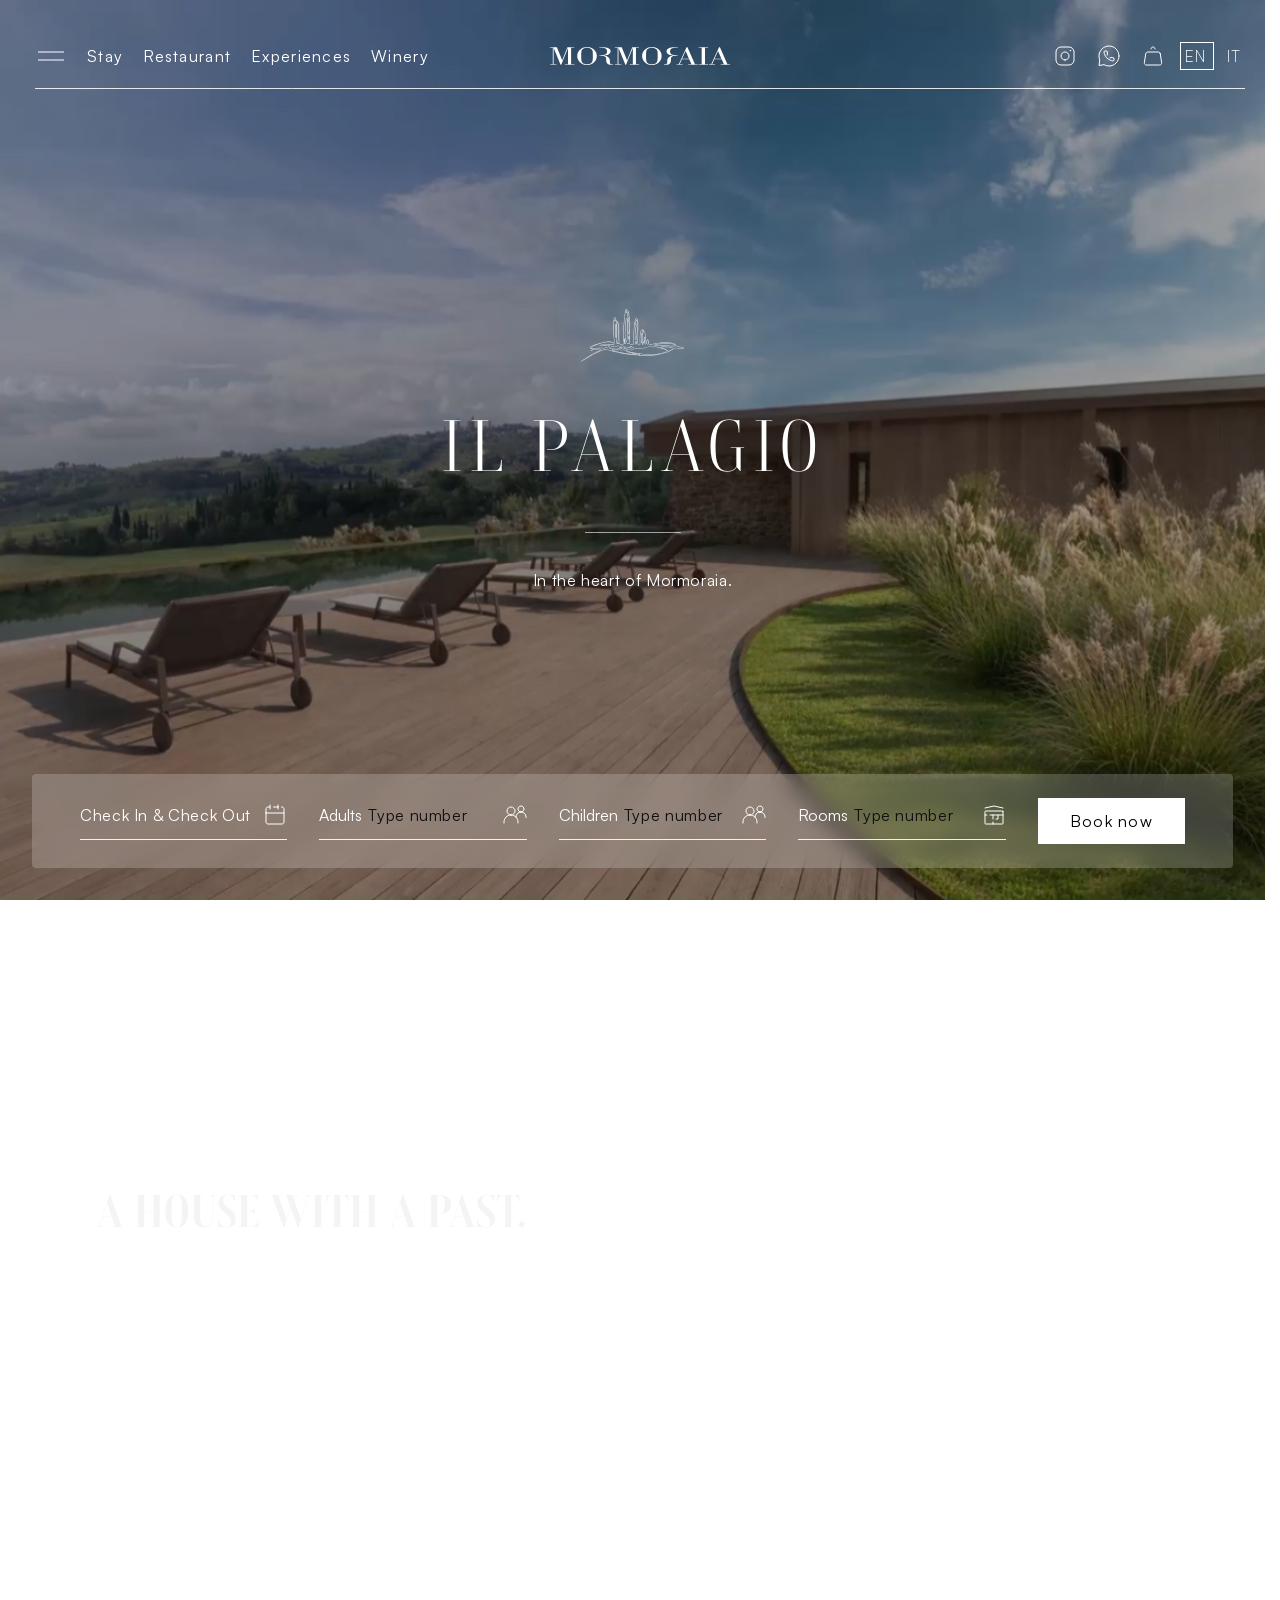
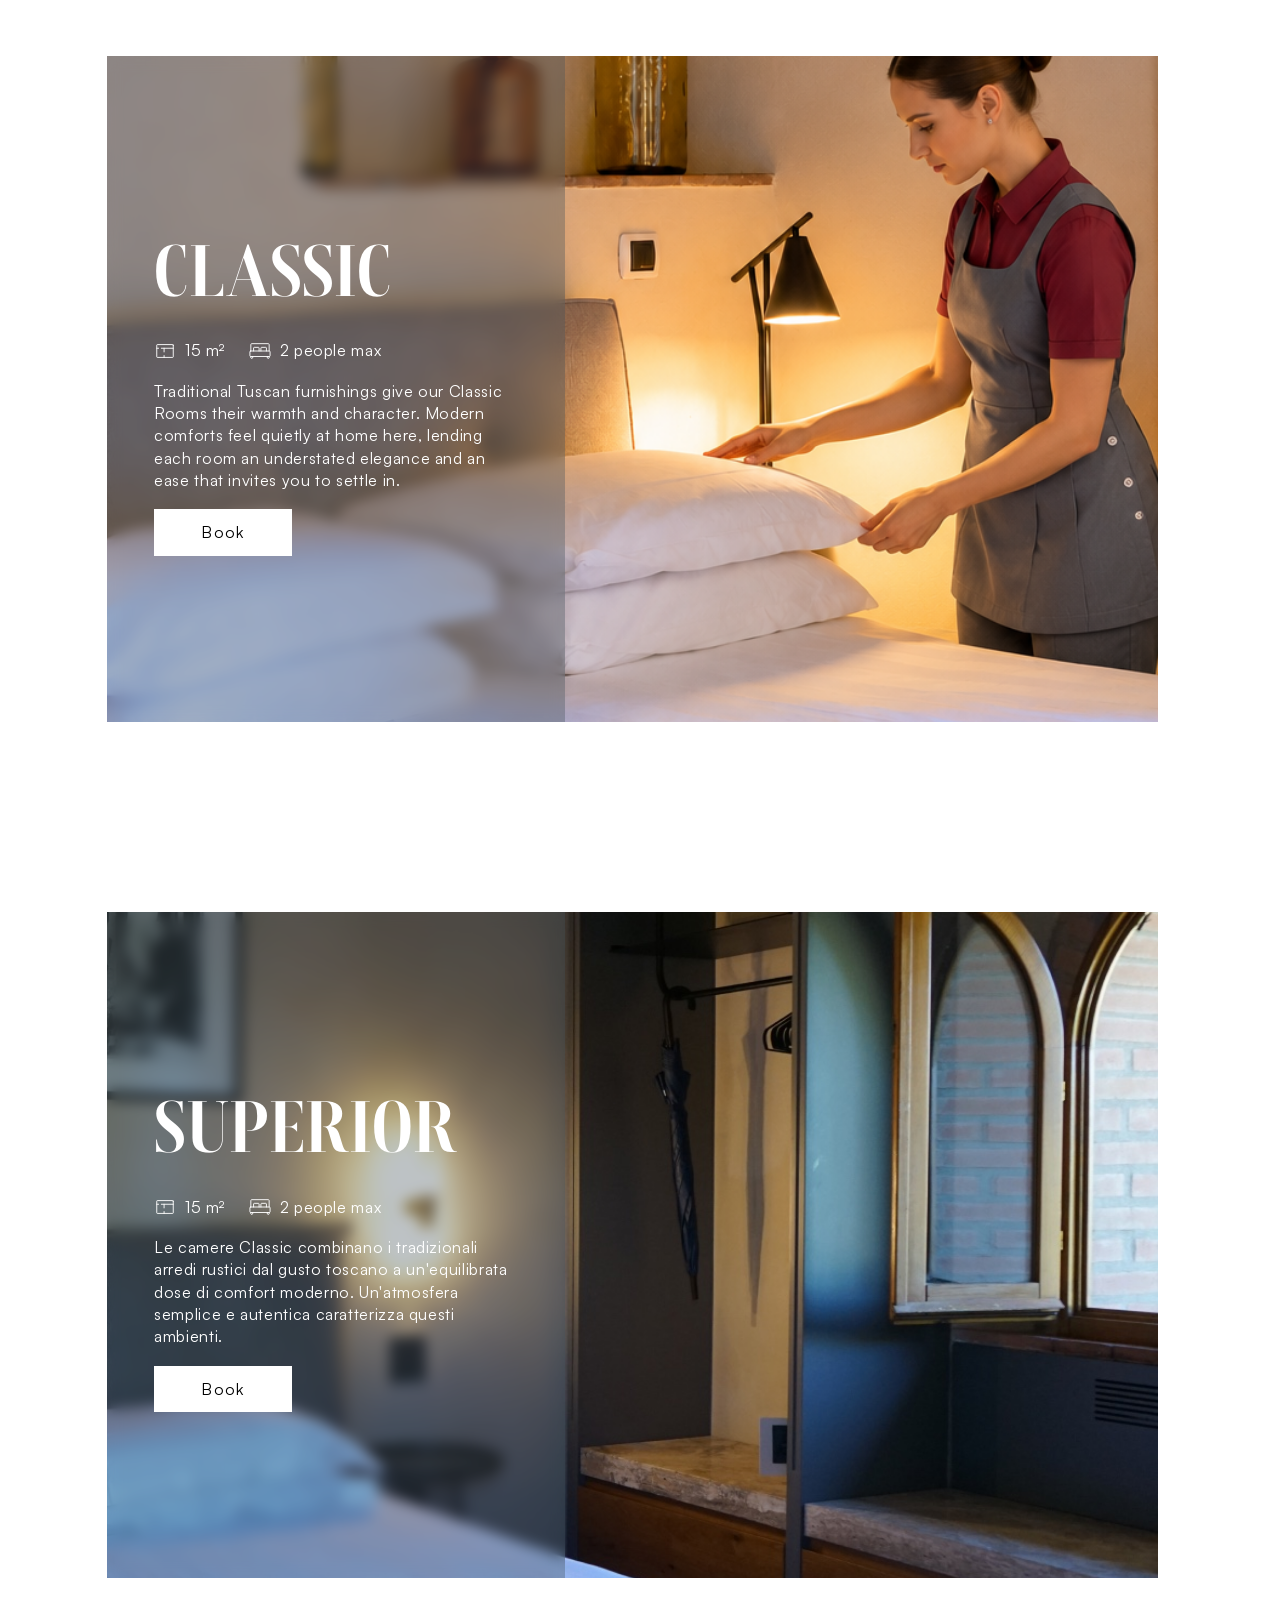
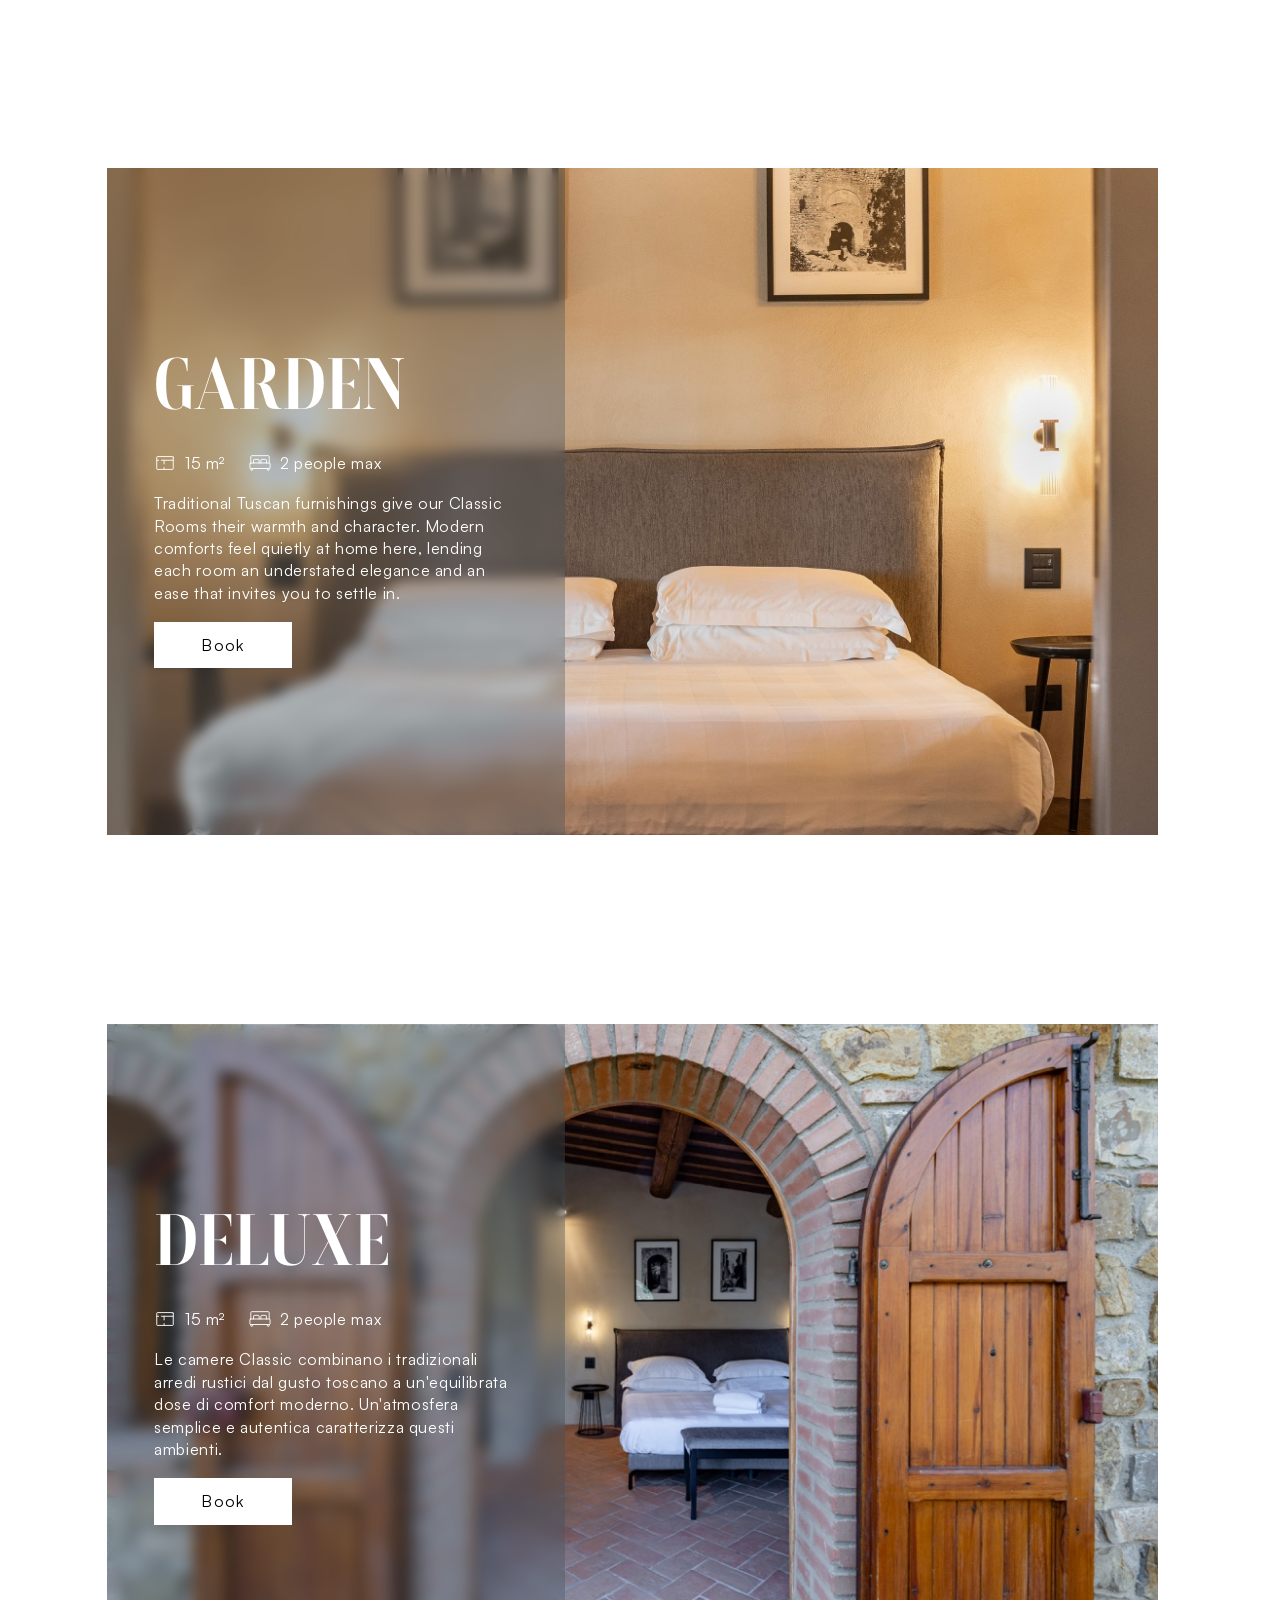
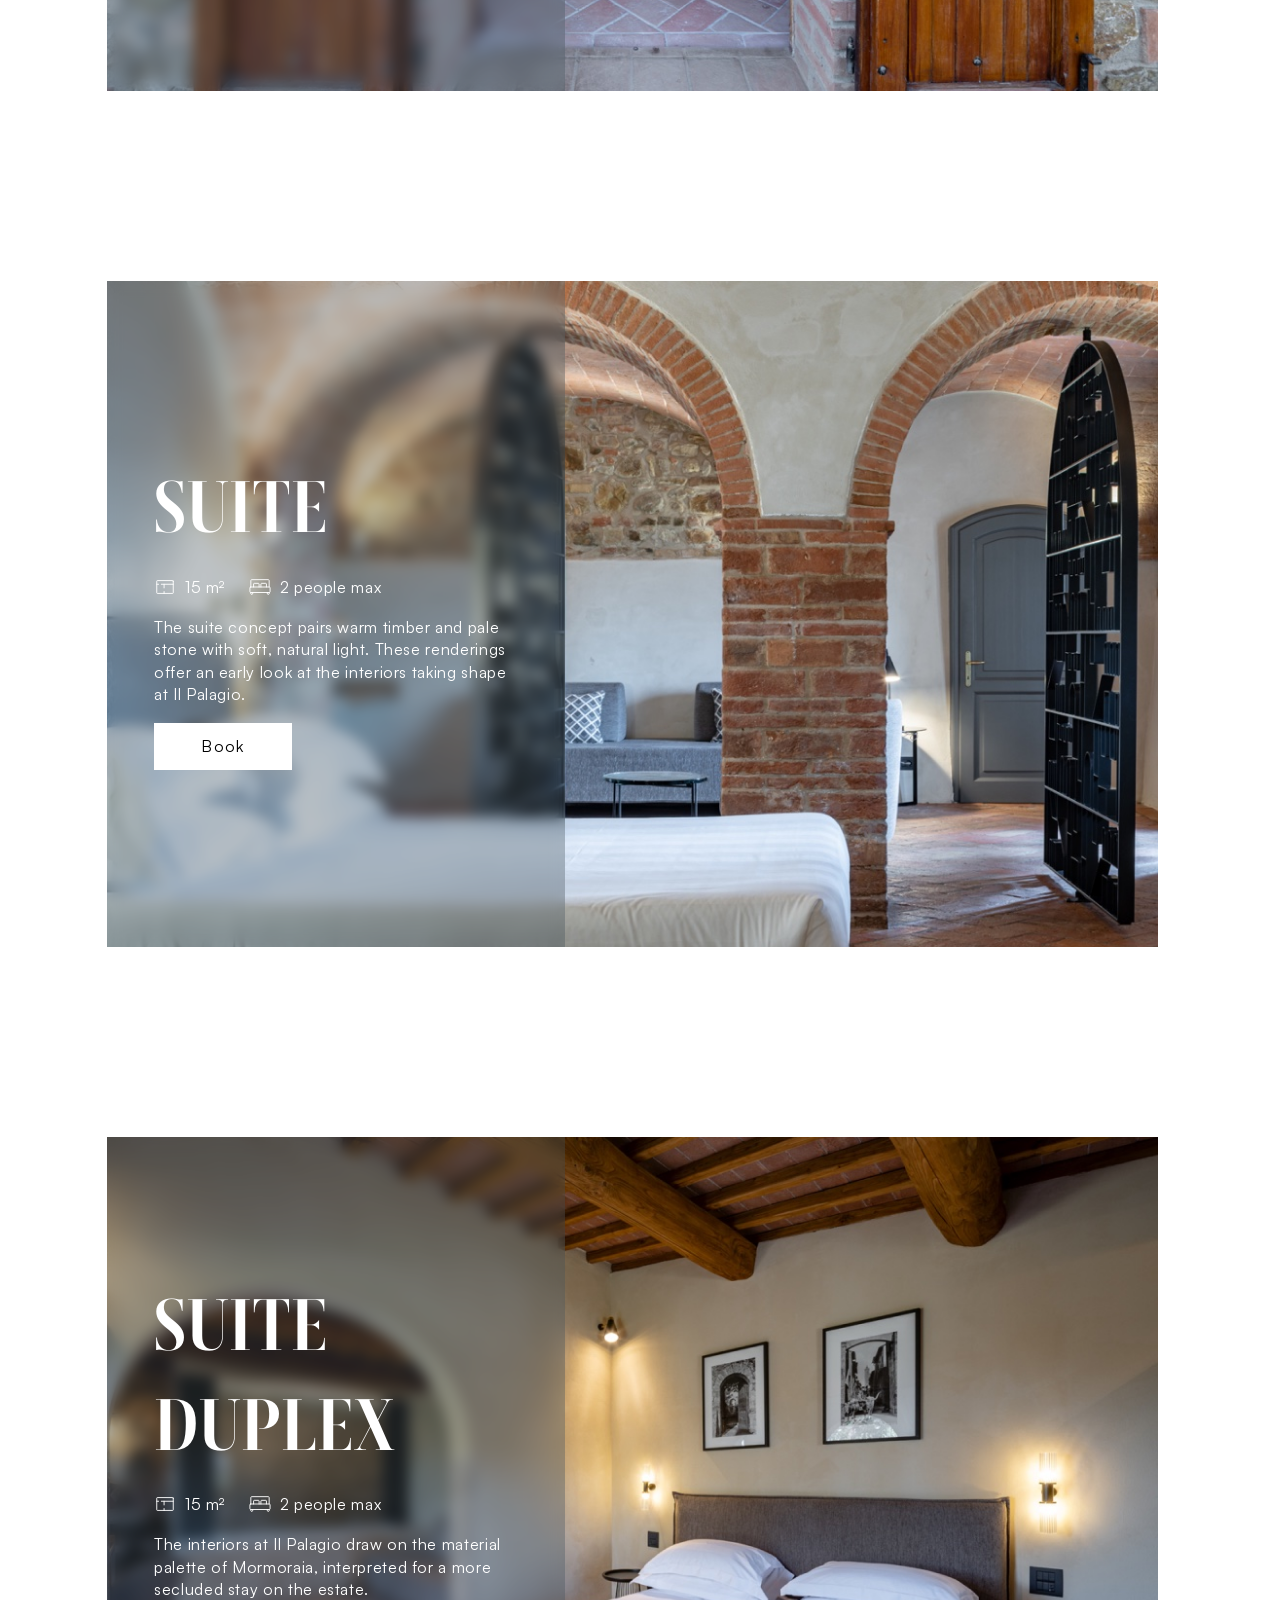
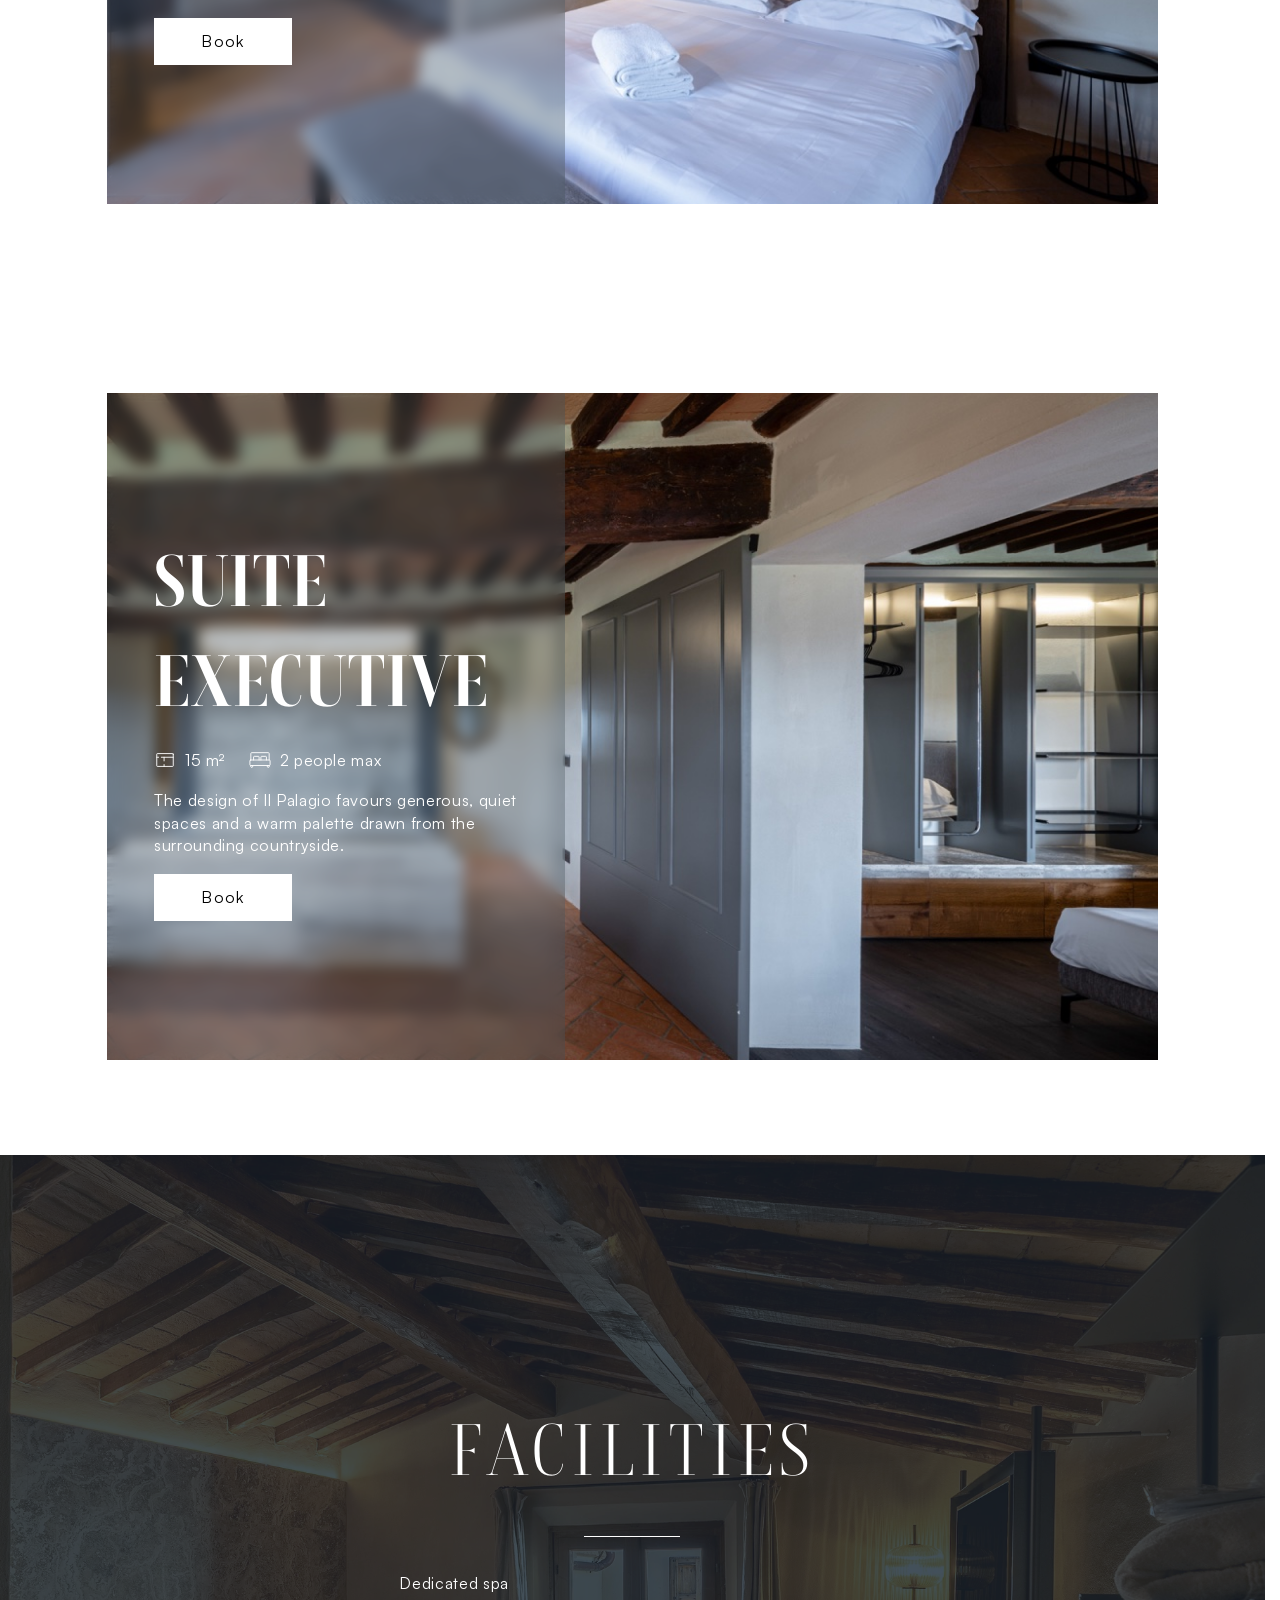
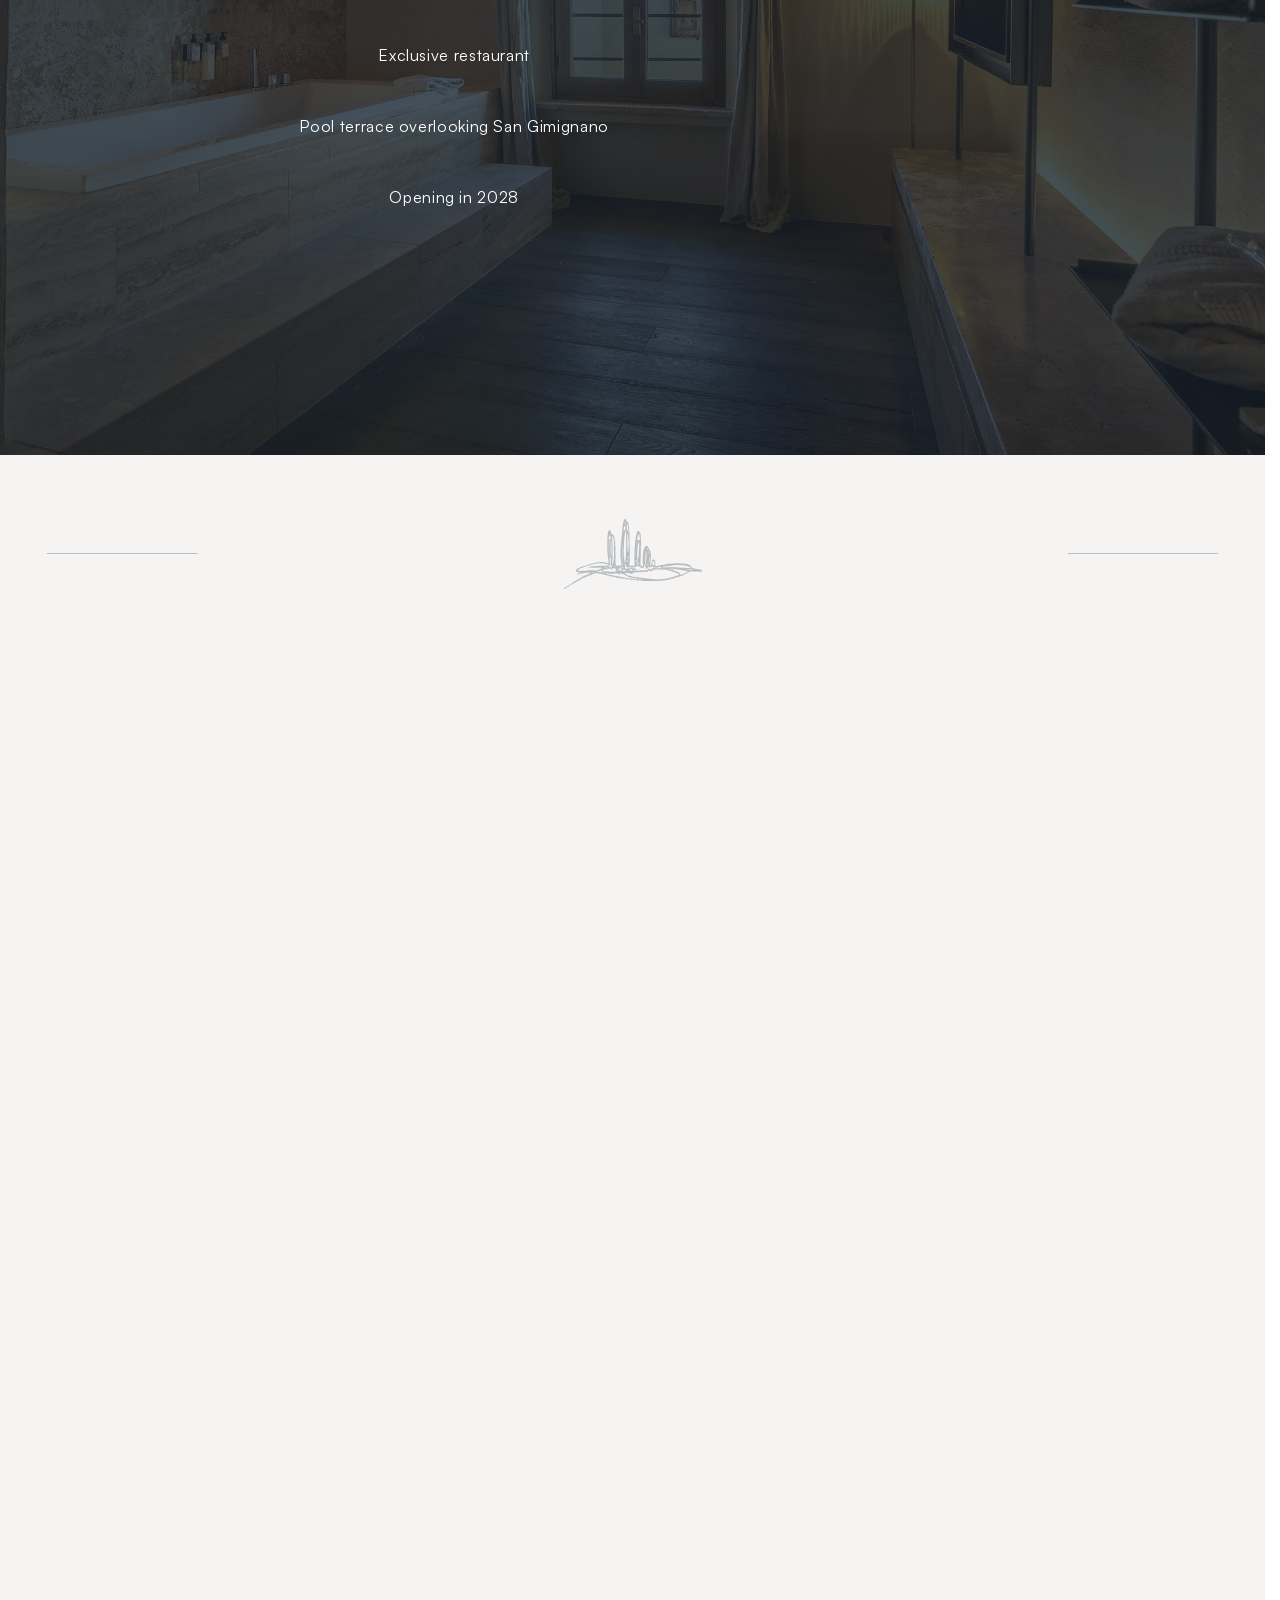
<file: il-palagio.html>
<!doctype html>
<html lang="en" class="stay-page palagio-page">
<head>
  <meta charset="utf-8">
  <meta name="viewport" content="width=device-width, initial-scale=1">
  <title>Il Palagio | Mormoraia</title>
  <link rel="icon" type="image/svg+xml" href="assets/favicon.svg">
  <link rel="preload" href="assets/palagio-poster.jpg" as="image">
  <link rel="stylesheet" href="layout.css?v=10">
  <link rel="stylesheet" href="motion.css?v=29">
  <link rel="stylesheet" href="components.css?v=45">
  <link rel="stylesheet" href="responsive.css?v=65">
<link rel="stylesheet" href="navigation.css?v=12">
  <link rel="stylesheet" href="stay.css?v=11">
  <link rel="stylesheet" href="palagio-rooms.css?v=12">
  <script defer src="entrances.js?v=3"></script>
  <script defer src="palagio-parallax.js?v=1"></script>
  <script defer src="stay.js?v=14"></script>
  <script defer src="booking.js?v=1"></script>
  <script defer src="footer.js?v=5"></script>
  <script defer src="page-scroll.js?v=40"></script>
  <script defer src="navigation.js?v=43"></script>
  <noscript><style>.mast-row>*, .opening :is(#n993,#n1010,.stay-hero-emblem,.stay-hero-rule){opacity:1}.mast-rule{transform:none}.opening #n1051{--booking-entrance:1}</style></noscript>
</head>
<body>
<div class="navigation">
<header class="masthead" aria-label="Mormoraia">
 <div class="mast-row">
  <div class="nav-left"><button type="button" class="burger" aria-label="Open menu" aria-controls="estate-menu" aria-expanded="false"><span></span><span></span></button><nav class="quick-links" aria-label="Sections">
   <button type="button" data-nav-section="stay" aria-expanded="false" aria-controls="quick-stay">Stay</button>
   <button type="button" data-nav-section="restaurant" aria-expanded="false" aria-controls="quick-restaurant">Restaurant</button>
   <button type="button" data-nav-section="experiences" aria-expanded="false" aria-controls="quick-experiences">Experiences</button>
   <button type="button" data-nav-section="winery" aria-expanded="false" aria-controls="quick-winery">Winery</button>
  </nav></div>
  <a class="mast-logo" href="index.html#n986" aria-label="Mormoraia home"><img alt="" src="assets/8d20d.svg"></a>
  <div class="nav-right"><a class="utility" href="https://www.instagram.com/mormoraia/" aria-label="Instagram"><img src="assets/98686.svg" alt=""></a><a class="utility" href="https://wa.me/393311232848" aria-label="Contact via WhatsApp"><img src="assets/6f012.svg" alt=""></a><a class="utility" href="https://wineclub.mormoraia.it/en/shop/" aria-label="Wine shop"><img src="assets/e18c2.svg" alt=""></a><div class="language" role="group" aria-label="Language"><button type="button" aria-pressed="true">EN</button><button type="button" aria-pressed="false">IT</button></div>
   <a class="sticky-booking layout70 ds-button" data-name="Button primary dark" href="mailto:info@mormoraia.it?subject=Il%20Palagio%20early%20access"><span class="layout224">Book<span class="booking-suffix"> now</span></span></a>
  </div>
 </div><div class="mast-rule" aria-hidden="true"></div>
 <div class="mast-dropdown" aria-label="Section links"><div class="mast-dropdown-clip"></div></div>
</header>
<div id="estate-menu" class="estate-menu" inert="" aria-hidden="true">
 <div class="menu-content">
 <div class="menu-layout">
 <nav class="menu-items" aria-label="Full menu">
  <div class="menu-group" data-menu-group="stay">
   <button class="menu-title" type="button" aria-expanded="false" aria-controls="full-stay">Stay</button>
   <div class="menu-panel" id="full-stay" inert aria-hidden="true"><div class="menu-panel-clip"><ul class="menu-choices">
    <li><a href="historic-residence.html">Historic Residence</a></li>
    <li><a href="il-palagio.html" aria-current="page">Il Palagio</a></li>
   </ul></div></div>
  </div>
  <div class="menu-group" data-menu-group="restaurant">
   <button class="menu-title" type="button" aria-expanded="false" aria-controls="full-restaurant">The Restaurant</button>
   <div class="menu-panel" id="full-restaurant" inert aria-hidden="true"><div class="menu-panel-clip"><ul class="menu-choices">
    <li><a href="index.html#n1758">Il Fienile</a></li>
    <li><a href="https://www.mormoraia.it/en/restaurant-mormoraia-san-gimignano/">Menu</a></li>
   </ul></div></div>
  </div>
  <div class="menu-group" data-menu-group="winery">
   <button class="menu-title" type="button" aria-expanded="false" aria-controls="full-winery">Winery</button>
   <div class="menu-panel" id="full-winery" inert aria-hidden="true"><div class="menu-panel-clip"><ul class="menu-choices">
    <li><a href="https://wineclub.mormoraia.it/en/shop/">Wine Shop</a></li>
    <li><a href="https://www.mormoraia.it/en/cantina-mormoraia/">Winery</a></li>
   </ul></div></div>
  </div>
  <div class="menu-group" data-menu-group="experiences">
   <button class="menu-title" type="button" aria-expanded="false" aria-controls="full-experiences">Experiences</button>
   <div class="menu-panel" id="full-experiences" inert aria-hidden="true"><div class="menu-panel-clip"><ul class="menu-choices">
    <li><a href="index.html#experience-truffle-hunting">Truffle Hunting</a></li>
    <li><a href="index.html#experience-elopement-wedding">Elopement Wedding</a></li>
    <li><a href="index.html#experience-wine-tasting">Wine Tasting</a></li>
    <li><a href="index.html#experience-cooking-class">Cooking Class</a></li>
    <li><a href="index.html#experience-romantic-dinner">Romantic Dinner</a></li>
    <li><a href="index.html#experience-sunset-aperitif">Sunset Aperitif</a></li>
   </ul></div></div>
  </div>
  <a class="menu-title" href="index.html#n1762">Our Story</a>
  <a class="menu-title" href="https://www.mormoraia.it/en/contact-us/">Contact</a>
 </nav>
 <div class="menu-footer">
 <nav class="menu-socials" aria-label="Social media"><a href="https://www.instagram.com/mormoraia/" aria-label="Instagram"><img src="assets/ad9cd.svg" alt=""></a><a href="https://www.facebook.com/Mormoraia" aria-label="Facebook"><img src="assets/94fb9.svg" alt=""></a><a href="https://www.youtube.com/watch?v=IN_PDBi8NO4" aria-label="YouTube"><img src="assets/cb1ec.svg" alt=""></a><a href="https://www.tripadvisor.it/Hotel_Review-g187901-d1177956-Reviews-Mormoraia-San_Gimignano_Tuscany.html" aria-label="Tripadvisor"><img src="assets/4553f.svg" alt=""></a></nav>
 <div class="menu-bottom"><span aria-disabled="true">Cookie policy</span><span aria-disabled="true">FAQ</span><span aria-disabled="true">Privacy Policy</span></div>
 </div>
 </div>
 </div>
</div>
<button type="button" id="back-to-top" aria-label="Back to top" inert>
  <span class="back-to-top-ring" aria-hidden="true"><img src="assets/back-to-top-lettering.svg" alt=""></span>
  <img class="back-to-top-arrow" src="assets/back-to-top-arrow.svg" alt="">
</button>
</div>
<main id="n1780">
  <div class="hero-runway stay-hero-runway">
  <section id="n986" class="layout2 opening stay-hero" aria-labelledby="n993">
    <video class="stay-hero-media" muted loop playsinline preload="none" poster="assets/palagio-poster.jpg" src="assets/palagio.mp4"></video>
    <picture class="palagio-mobile-hero-image">
      <source media="(max-width:720px)" srcset="assets/palagio-rooms/classic.png">
      <img alt="" fetchpriority="high">
    </picture>
    <div id="n992" class="layout8">
      <img class="stay-hero-emblem" src="assets/footer-emblem-45-1632.svg" alt="" width="138" height="71">
      <h1 id="n993" tabindex="-1">
        <span class="palagio-copy-wide">Il Palagio</span>
        <span class="palagio-copy-mobile"><span class="palagio-visually-hidden">Il Palagio. </span>A Sense<br> of Wonder</span>
      </h1>
      <img class="stay-rule stay-hero-rule" src="assets/9ee91.svg" alt="" width="96" height="1">
      <p id="n1010"><span class="palagio-copy-wide">In the heart of Mormoraia.</span><span class="palagio-copy-mobile">A different pace<br> starts here.</span></p>
    </div>
    <div data-name="booking-bar" id="n1050" class="layout209">
            <div data-name="Booking Bar" id="n1051" class="layout210">
              <button id="booking-toggle" class="ds-button layout27" type="button" aria-controls="booking-fields" aria-expanded="false"><span>Book now</span></button>
              <div id="booking-fields">
              <div id="dsI11-2838-11-2545" class="layout16">
                <div id="dsI11-2838-11-2546" class="layout23">
                  <button class="date-trigger" type="button" aria-controls="booking-dates" aria-expanded="false">Check In &amp; Check Out</button>
                  <div data-name="calendar" id="dsI11-2838-11-2684" class="layout19">
                    <img alt="" src="assets/b0e9e.svg" class="layout11" draggable="false">
                  </div>
                </div>
                <div id="booking-dates" hidden><label>Check in<input type="date" name="arrival"></label><label>Check out<input type="date" name="departure"></label><button type="button">Done</button></div>
                <div id="dsI11-2838-11-2553" class="layout20">
                  <div class="layout21">
                    <img alt="" src="assets/54254.svg" class="layout22" draggable="false">
                  </div>
                </div>
              </div>
              <div id="dsI11-2838-11-2554" class="layout16">
                <div id="dsI11-2838-11-2555" class="layout23">
                  <div id="dsI11-2838-11-2556" class="layout24">
                    <p id="dsI11-2838-11-2557" class="layout25">
                      Adults
                    </p><input type="number" class="booking-count" min="1" step="1" name="adults" aria-label="Adults" placeholder="Type number">
                  </div>
                  <div data-name="User-group" id="dsI11-2838-11-2649" class="layout19">
                    <img alt="" src="assets/87939.svg" class="layout11" draggable="false">
                  </div>
                </div>
                <div id="dsI11-2838-11-2564" class="layout20">
                  <div class="layout21">
                    <img alt="" src="assets/54254.svg" class="layout22" draggable="false">
                  </div>
                </div>
              </div>
              <div id="dsI11-2838-11-2565" class="layout16">
                <div id="dsI11-2838-11-2566" class="layout23">
                  <div id="dsI11-2838-11-2567" class="layout24">
                    <p id="dsI11-2838-11-2568" class="layout25">
                      Children
                    </p><input type="number" class="booking-count" min="0" step="1" name="children" aria-label="Children" placeholder="Type number">
                  </div>
                  <div data-name="User-group" id="dsI11-2838-11-2661" class="layout19">
                    <img alt="" src="assets/87939.svg" class="layout11" draggable="false">
                  </div>
                </div>
                <div id="dsI11-2838-11-2575" class="layout20">
                  <div class="layout21">
                    <img alt="" src="assets/54254.svg" class="layout22" draggable="false">
                  </div>
                </div>
              </div>
              <div id="dsI11-2838-11-2576" class="layout16">
                <div id="dsI11-2838-11-2577" class="layout23">
                  <div id="dsI11-2838-11-2578" class="layout24">
                    <p id="dsI11-2838-11-2579" class="layout25">
                      Rooms
                    </p><input type="number" class="booking-count" min="1" step="1" name="rooms" aria-label="Rooms" placeholder="Type number">
                  </div>
                  <div data-name="Rooms" id="dsI11-2838-11-2667" class="layout19">
                    <img alt="" src="assets/35161.svg" class="layout11" draggable="false">
                  </div>
                </div>
                <div id="dsI11-2838-11-2589" class="layout20">
                  <div class="layout21">
                    <img alt="" src="assets/54254.svg" class="layout22" draggable="false">
                  </div>
                </div>
              </div>
              </div>
              <a data-name="Button primary light" id="dsI11-2838-11-2690" class="layout27 ds-button" href="mailto:info@mormoraia.it?subject=Il%20Palagio%20early%20access">
                <span id="dsI11-2838-11-2690-11-2325" class="layout211">
                  Book now
                </span>
              </a>
            </div>
          </div>
  </section>
  </div>
  <section class="stay-intro white-sheet" aria-labelledby="stay-intro-title">
  <h2 id="stay-intro-title">
    <span class="palagio-copy-wide">A house with a past.</span><em class="palagio-copy-wide">A room of your own.</em>
    <span class="palagio-copy-mobile">Rooms<br>&amp; Suites</span><em class="palagio-copy-mobile">With soul.</em>
  </h2>
  <div class="stay-intro-copy">
    <p><strong>Rooms &amp; Suites.</strong></p>
    <p>Il Palagio brings thirteen rooms to a quieter corner of the Mormoraia estate. <span class="stay-intro-paragraph">The new wing is set to open in 2028 with its own spa and restaurant, and a pool terrace facing San Gimignano.</span></p>
  </div>
</section>
  <div class="room-sequence" id="palagio-rooms">
<div class="room-position" aria-hidden="true"></div>
<section class="room-scene" aria-labelledby="room-1">
  <div class="room-scene-body">
    <div class="room-carousel">
      <div class="room-gallery gallery-window" role="region" tabindex="0" aria-label="Classic photo gallery. Use the left and right arrow keys to browse.">
        <a class="room-track gallery-track palagio-mobile-photo-link" href="il-palagio-room.html?room=classic" aria-label="View Classic room" tabindex="-1" draggable="false">
          <div class="room-slide"><picture><source media="(max-width:720px)" srcset="assets/palagio-rooms/classic.png"><img src="assets/c9f18.jpg" alt="" width="1080" height="900" loading="lazy" decoding="async"></picture></div>
          <div class="room-slide"><picture><source media="(max-width:720px)" srcset="assets/room-mobile/a88db-130.webp"><img src="assets/a88db.jpg" alt="" width="1080" height="900" loading="lazy" decoding="async"></picture></div>
          <div class="room-slide"><picture><source media="(max-width:720px)" srcset="assets/room-mobile/e9431-478.webp"><img src="assets/e9431.jpg" alt="" width="1080" height="900" loading="lazy" decoding="async"></picture></div>
          <div class="room-slide"><picture><source media="(max-width:720px)" srcset="assets/room-mobile/4d74d-198.webp"><img src="assets/4d74d.jpg" alt="" width="1080" height="900" loading="lazy" decoding="async"></picture></div>
        </a>
      </div>
    </div>
    <a class="room-carousel palagio-desktop-cover" href="il-palagio-room.html?room=classic" aria-label="View Classic room">
      <img src="assets/palagio-rooms/classic.png" alt="" loading="lazy" decoding="async">
    </a>
    <div class="room-panel-slot panel-slot">
      <div class="room-panel">
        <h2 id="room-1"><a class="palagio-room-link" href="il-palagio-room.html?room=classic"><span class="palagio-copy-wide">CLASSIC</span><span class="palagio-copy-mobile">Classic</span></a></h2>
        <div class="room-details palagio-room-specs">
          <span><img src="assets/palagio-rooms/size-dark.svg" alt="" width="22" height="22"> <span>15 m²</span></span>
          <span><img src="assets/palagio-rooms/bed-dark.svg" alt="" width="22" height="22"> <span><span class="palagio-visually-hidden">Sleeps </span>2<span class="palagio-copy-wide"> people max</span></span></span>
        </div>
        <p>Traditional Tuscan furnishings give our Classic Rooms their warmth and character. Modern comforts feel quietly at home here, lending each room an understated elegance and an ease that invites you to settle in.</p>
        <a class="layout70 ds-button" data-name="Button primary dark" href="mailto:info@mormoraia.it?subject=Il%20Palagio%20early%20access%20%E2%80%93%20Classic" aria-label="Book Classic"><span class="layout224">Book</span></a>
      </div>
    </div>
  </div>
</section>
<div class="room-position" aria-hidden="true"></div>
<section class="room-scene room-scene-right" aria-labelledby="room-2">
  <div class="room-scene-body">
    <div class="room-carousel">
      <div class="room-gallery gallery-window" role="region" tabindex="0" aria-label="Superior photo gallery. Use the left and right arrow keys to browse.">
        <a class="room-track gallery-track palagio-mobile-photo-link" href="il-palagio-room.html?room=superior" aria-label="View Superior room" tabindex="-1" draggable="false">
          <div class="room-slide"><picture><source media="(max-width:720px)" srcset="assets/ff6a2.jpg"><img src="assets/120a4.jpg" alt="" width="1080" height="900" loading="lazy" decoding="async"></picture></div>
          <div class="room-slide"><picture><source media="(max-width:720px)" srcset="assets/room-mobile/ffe55-232.webp"><img src="assets/ffe55.jpg" alt="" width="1080" height="900" loading="lazy" decoding="async"></picture></div>
          <div class="room-slide"><picture><source media="(max-width:720px)" srcset="assets/room-mobile/9fc01-290.webp"><img src="assets/9fc01.jpg" alt="" width="1080" height="900" loading="lazy" decoding="async"></picture></div>
          <div class="room-slide"><picture><source media="(max-width:720px)" srcset="assets/room-mobile/4d74d-198.webp"><img src="assets/4d74d.jpg" alt="" width="1080" height="900" loading="lazy" decoding="async"></picture></div>
        </a>
      </div>
    </div>
    <a class="room-carousel palagio-desktop-cover" href="il-palagio-room.html?room=superior" aria-label="View Superior room">
      <img src="assets/120a4.jpg" alt="" loading="lazy" decoding="async">
    </a>
    <div class="room-panel-slot panel-slot">
      <div class="room-panel">
        <h2 id="room-2"><a class="palagio-room-link" href="il-palagio-room.html?room=superior"><span class="palagio-copy-wide">Superior</span><span class="palagio-copy-mobile">Superior</span></a></h2>
        <div class="room-details palagio-room-specs">
          <span><img src="assets/palagio-rooms/size-dark.svg" alt="" width="22" height="22"> <span>15 m²</span></span>
          <span><img src="assets/palagio-rooms/bed-dark.svg" alt="" width="22" height="22"> <span><span class="palagio-visually-hidden">Sleeps </span>2<span class="palagio-copy-wide"> people max</span></span></span>
        </div>
        <p>Le camere Classic combinano i tradizionali arredi rustici dal gusto toscano a un&#x27;equilibrata dose di comfort moderno. Un&#x27;atmosfera semplice e autentica caratterizza questi ambienti.</p>
        <a class="layout70 ds-button" data-name="Button primary dark" href="mailto:info@mormoraia.it?subject=Il%20Palagio%20early%20access%20%E2%80%93%20Superior" aria-label="Book Superior"><span class="layout224">Book</span></a>
      </div>
    </div>
  </div>
</section>
<div class="room-position" aria-hidden="true"></div>
<section class="room-scene" aria-labelledby="room-3">
  <div class="room-scene-body">
    <div class="room-carousel">
      <div class="room-gallery gallery-window" role="region" tabindex="0" aria-label="Garden photo gallery. Use the left and right arrow keys to browse.">
        <a class="room-track gallery-track palagio-mobile-photo-link" href="il-palagio-room.html?room=garden" aria-label="View Garden room" tabindex="-1" draggable="false">
          <div class="room-slide"><picture><source media="(max-width:720px)" srcset="assets/4d74d.jpg"><img src="assets/c9f18.jpg" alt="" width="1080" height="900" loading="lazy" decoding="async"></picture></div>
          <div class="room-slide"><picture><source media="(max-width:720px)" srcset="assets/room-mobile/6a19b-370.webp"><img src="assets/6a19b.jpg" alt="" width="1080" height="900" loading="lazy" decoding="async"></picture></div>
          <div class="room-slide"><picture><source media="(max-width:720px)" srcset="assets/room-mobile/ff6a2-376.webp"><img src="assets/ff6a2.jpg" alt="" width="1080" height="900" loading="lazy" decoding="async"></picture></div>
          <div class="room-slide"><picture><source media="(max-width:720px)" srcset="assets/room-mobile/c9f18-370.webp"><img src="assets/4d74d.jpg" alt="" width="1080" height="900" loading="lazy" decoding="async"></picture></div>
        </a>
      </div>
    </div>
    <a class="room-carousel palagio-desktop-cover" href="il-palagio-room.html?room=garden" aria-label="View Garden room">
      <img src="assets/c9f18.jpg" alt="" loading="lazy" decoding="async">
    </a>
    <div class="room-panel-slot panel-slot">
      <div class="room-panel">
        <h2 id="room-3"><a class="palagio-room-link" href="il-palagio-room.html?room=garden"><span class="palagio-copy-wide">Garden</span><span class="palagio-copy-mobile">Garden</span></a></h2>
        <div class="room-details palagio-room-specs">
          <span><img src="assets/palagio-rooms/size-dark.svg" alt="" width="22" height="22"> <span>15 m²</span></span>
          <span><img src="assets/palagio-rooms/bed-dark.svg" alt="" width="22" height="22"> <span><span class="palagio-visually-hidden">Sleeps </span>2<span class="palagio-copy-wide"> people max</span></span></span>
        </div>
        <p>Traditional Tuscan furnishings give our Classic Rooms their warmth and character. Modern comforts feel quietly at home here, lending each room an understated elegance and an ease that invites you to settle in.</p>
        <a class="layout70 ds-button" data-name="Button primary dark" href="mailto:info@mormoraia.it?subject=Il%20Palagio%20early%20access%20%E2%80%93%20Garden" aria-label="Book Garden"><span class="layout224">Book</span></a>
      </div>
    </div>
  </div>
</section>
<div class="room-position" aria-hidden="true"></div>
<section class="room-scene room-scene-right" aria-labelledby="room-4">
  <div class="room-scene-body">
    <div class="room-carousel">
      <div class="room-gallery gallery-window" role="region" tabindex="0" aria-label="Deluxe photo gallery. Use the left and right arrow keys to browse.">
        <a class="room-track gallery-track palagio-mobile-photo-link" href="il-palagio-room.html?room=deluxe" aria-label="View Deluxe room" tabindex="-1" draggable="false">
          <div class="room-slide"><picture><source media="(max-width:720px)" srcset="assets/70648.jpg"><img src="assets/795d1.jpg" alt="" width="1080" height="900" loading="lazy" decoding="async"></picture></div>
          <div class="room-slide"><picture><source media="(max-width:720px)" srcset="assets/room-mobile/93e9b-290.webp"><img src="assets/93e9b.jpg" alt="" width="1080" height="900" loading="lazy" decoding="async"></picture></div>
          <div class="room-slide"><picture><source media="(max-width:720px)" srcset="assets/room-mobile/24450-290.webp"><img src="assets/24450.jpg" alt="" width="1080" height="900" loading="lazy" decoding="async"></picture></div>
          <div class="room-slide"><picture><source media="(max-width:720px)" srcset="assets/room-mobile/0102b-0.webp"><img src="assets/0102b.jpg" alt="" width="1080" height="900" loading="lazy" decoding="async"></picture></div>
        </a>
      </div>
    </div>
    <a class="room-carousel palagio-desktop-cover" href="il-palagio-room.html?room=deluxe" aria-label="View Deluxe room">
      <img src="assets/795d1.jpg" alt="" loading="lazy" decoding="async">
    </a>
    <div class="room-panel-slot panel-slot">
      <div class="room-panel">
        <h2 id="room-4"><a class="palagio-room-link" href="il-palagio-room.html?room=deluxe"><span class="palagio-copy-wide">Deluxe</span><span class="palagio-copy-mobile">Deluxe</span></a></h2>
        <div class="room-details palagio-room-specs">
          <span><img src="assets/palagio-rooms/size-dark.svg" alt="" width="22" height="22"> <span>15 m²</span></span>
          <span><img src="assets/palagio-rooms/bed-dark.svg" alt="" width="22" height="22"> <span><span class="palagio-visually-hidden">Sleeps </span>2<span class="palagio-copy-wide"> people max</span></span></span>
        </div>
        <p>Le camere Classic combinano i tradizionali arredi rustici dal gusto toscano a un&#x27;equilibrata dose di comfort moderno. Un&#x27;atmosfera semplice e autentica caratterizza questi ambienti.</p>
        <a class="layout70 ds-button" data-name="Button primary dark" href="mailto:info@mormoraia.it?subject=Il%20Palagio%20early%20access%20%E2%80%93%20Deluxe" aria-label="Book Deluxe"><span class="layout224">Book</span></a>
      </div>
    </div>
  </div>
</section>
<div class="room-position" aria-hidden="true"></div>
<section class="room-scene" aria-labelledby="room-5">
  <div class="room-scene-body">
    <div class="room-carousel">
      <div class="room-gallery gallery-window" role="region" tabindex="0" aria-label="Suite photo gallery. Use the left and right arrow keys to browse.">
        <a class="room-track gallery-track palagio-mobile-photo-link" href="il-palagio-room.html?room=suite" aria-label="View Suite room" tabindex="-1" draggable="false">
          <div class="room-slide"><picture><source media="(max-width:720px)" srcset="assets/24450.jpg"><img src="assets/palagio-suite-render.jpg" alt="Concept rendering of an Il Palagio suite" loading="lazy" decoding="async"></picture></div>
          <div class="room-slide"><img src="assets/palagio-suite-bath-render.jpg" alt="Concept rendering of the suite bathroom" loading="lazy" decoding="async"></div>
        </a>
      </div>
    </div>
    <a class="room-carousel palagio-desktop-cover" href="il-palagio-room.html?room=suite" aria-label="View Suite room">
      <img src="assets/6b52c.jpg" alt="" loading="lazy" decoding="async">
    </a>
    <div class="room-panel-slot panel-slot">
      <div class="room-panel">
        <h2 id="room-5"><a class="palagio-room-link" href="il-palagio-room.html?room=suite"><span class="palagio-copy-wide">SUITE</span><span class="palagio-copy-mobile">Suite</span></a></h2>
        <div class="room-details palagio-room-specs">
          <span><img src="assets/palagio-rooms/size-dark.svg" alt="" width="22" height="22"> <span>15 m²</span></span>
          <span><img src="assets/palagio-rooms/bed-dark.svg" alt="" width="22" height="22"> <span><span class="palagio-visually-hidden">Sleeps </span>2<span class="palagio-copy-wide"> people max</span></span></span>
        </div>
        <p>The suite concept pairs warm timber and pale stone with soft, natural light. These renderings offer an early look at the interiors taking shape at Il Palagio.</p>
        <a class="layout70 ds-button" data-name="Button primary dark" href="mailto:info@mormoraia.it?subject=Il%20Palagio%20early%20access%20%E2%80%93%20Suite" aria-label="Book Suite"><span class="layout224">Book</span></a>
      </div>
    </div>
  </div>
</section>
<div class="room-position" aria-hidden="true"></div>
<section class="room-scene room-scene-right" aria-labelledby="room-6">
  <div class="room-scene-body">
    <div class="room-carousel">
      <div class="room-gallery gallery-window" role="region" tabindex="0" aria-label="Suite Duplex photo gallery. Use the left and right arrow keys to browse.">
        <a class="room-track gallery-track palagio-mobile-photo-link" href="il-palagio-room.html?room=suite-duplex" aria-label="View Suite Duplex room" tabindex="-1" draggable="false">
          <div class="room-slide"><picture><source media="(max-width:720px)" srcset="assets/795d1.jpg"><img src="assets/93e9b.jpg" alt="" width="1080" height="900" loading="lazy" decoding="async"></picture></div>
          <div class="room-slide"><picture><source media="(max-width:720px)" srcset="assets/room-mobile/2d464-120.webp"><img src="assets/2d464.jpg" alt="" width="1080" height="900" loading="lazy" decoding="async"></picture></div>
          <div class="room-slide"><picture><source media="(max-width:720px)" srcset="assets/room-mobile/11e1a-400.webp"><img src="assets/11e1a.jpg" alt="" width="1080" height="900" loading="lazy" decoding="async"></picture></div>
          <div class="room-slide"><picture><source media="(max-width:720px)" srcset="assets/room-mobile/2d464-120.webp"><img src="assets/2d464.jpg" alt="" width="1080" height="900" loading="lazy" decoding="async"></picture></div>
        </a>
      </div>
    </div>
    <a class="room-carousel palagio-desktop-cover" href="il-palagio-room.html?room=suite-duplex" aria-label="View Suite Duplex room">
      <img src="assets/93e9b.jpg" alt="" loading="lazy" decoding="async">
    </a>
    <div class="room-panel-slot panel-slot">
      <div class="room-panel">
        <h2 id="room-6"><a class="palagio-room-link" href="il-palagio-room.html?room=suite-duplex"><span class="palagio-copy-wide">SUITE<br>DUPLEX</span><span class="palagio-copy-mobile">Suite<br>Duplex</span></a></h2>
        <div class="room-details palagio-room-specs">
          <span><img src="assets/palagio-rooms/size-dark.svg" alt="" width="22" height="22"> <span>15 m²</span></span>
          <span><img src="assets/palagio-rooms/bed-dark.svg" alt="" width="22" height="22"> <span><span class="palagio-visually-hidden">Sleeps </span>2<span class="palagio-copy-wide"> people max</span></span></span>
        </div>
        <p>The interiors at Il Palagio draw on the material palette of Mormoraia, interpreted for a more secluded stay on the estate.</p>
        <a class="layout70 ds-button" data-name="Button primary dark" href="mailto:info@mormoraia.it?subject=Il%20Palagio%20early%20access%20%E2%80%93%20Suite%20Duplex" aria-label="Book Suite Duplex"><span class="layout224">Book</span></a>
      </div>
    </div>
  </div>
</section>
<div class="room-position" aria-hidden="true"></div>
<section class="room-scene" aria-labelledby="room-7">
  <div class="room-scene-body">
    <div class="room-carousel">
      <div class="room-gallery gallery-window" role="region" tabindex="0" aria-label="Suite Executive photo gallery. Use the left and right arrow keys to browse.">
        <a class="room-track gallery-track palagio-mobile-photo-link" href="il-palagio-room.html?room=suite-executive" aria-label="View Suite Executive room" tabindex="-1" draggable="false">
          <div class="room-slide"><picture><source media="(max-width:720px)" srcset="assets/93e9b.jpg"><img src="assets/3543a.jpg" alt="" width="1080" height="900" loading="lazy" decoding="async"></picture></div>
          <div class="room-slide"><picture><source media="(max-width:720px)" srcset="assets/room-mobile/782a3-1.webp"><img src="assets/782a3.jpg" alt="" width="1004" height="900" loading="lazy" decoding="async"></picture></div>
          <div class="room-slide"><picture><source media="(max-width:720px)" srcset="assets/room-mobile/24450-290.webp"><img src="assets/24450.jpg" alt="" width="1080" height="900" loading="lazy" decoding="async"></picture></div>
          <div class="room-slide"><picture><source media="(max-width:720px)" srcset="assets/room-mobile/70648-136.webp"><img src="assets/70648.jpg" alt="" width="1080" height="900" loading="lazy" decoding="async"></picture></div>
        </a>
      </div>
    </div>
    <a class="room-carousel palagio-desktop-cover" href="il-palagio-room.html?room=suite-executive" aria-label="View Suite Executive room">
      <img src="assets/3543a.jpg" alt="" loading="lazy" decoding="async">
    </a>
    <div class="room-panel-slot panel-slot">
      <div class="room-panel">
        <h2 id="room-7"><a class="palagio-room-link" href="il-palagio-room.html?room=suite-executive"><span class="palagio-copy-wide">SUITE<br>EXECUTIVE</span><span class="palagio-copy-mobile">Suite<br>Executive</span></a></h2>
        <div class="room-details palagio-room-specs">
          <span><img src="assets/palagio-rooms/size-dark.svg" alt="" width="22" height="22"> <span>15 m²</span></span>
          <span><img src="assets/palagio-rooms/bed-dark.svg" alt="" width="22" height="22"> <span><span class="palagio-visually-hidden">Sleeps </span>2<span class="palagio-copy-wide"> people max</span></span></span>
        </div>
        <p>The design of Il Palagio favours generous, quiet spaces and a warm palette drawn from the surrounding countryside.</p>
        <a class="layout70 ds-button" data-name="Button primary dark" href="mailto:info@mormoraia.it?subject=Il%20Palagio%20early%20access%20%E2%80%93%20Suite%20Executive" aria-label="Book Suite Executive"><span class="layout224">Book</span></a>
      </div>
    </div>
  </div>
</section>
  </div>
  <section id="stay-facilities" class="stay-facilities" aria-labelledby="facilities-title">
  <div class="stay-facilities-image" aria-hidden="true"><picture><source media="(max-width:720px)" srcset="assets/e54a6.png"><img src="assets/palagio-spa-render.jpg" alt="" loading="lazy"></picture></div>
  <div class="stay-facilities-content">
    <h2 id="facilities-title">Facilities</h2>
    <img class="stay-rule" src="assets/9ee91.svg" alt="" width="96" height="1">
    <ul class="palagio-facilities-wide">
      <li>Dedicated spa</li>
      <li>Exclusive restaurant</li>
      <li>Pool terrace overlooking San Gimignano</li>
      <li>Opening in 2028</li>
    </ul>
    <ul class="palagio-facilities-mobile">
      <li><img src="assets/palagio-rooms/kettle.svg" alt="" width="24" height="24"><span>Kettle with a selection<br>of beverages</span></li>
      <li><img src="assets/palagio-rooms/ac.svg" alt="" width="24" height="24"><span>Air conditioning<br>and heating</span></li>
      <li><img src="assets/palagio-rooms/tv.svg" alt="" width="24" height="24"><span>Satellite TV</span></li>
      <li><img src="assets/palagio-rooms/safe.svg" alt="" width="24" height="24"><span>Safe box</span></li>
      <li><img src="assets/palagio-rooms/toiletries.svg" alt="" width="24" height="24"><span>Courtesy toiletries</span></li>
      <li><img src="assets/palagio-rooms/mini-bar.svg" alt="" width="24" height="24"><span>Mini bar</span></li>
      <li><img src="assets/palagio-rooms/pool-towels.svg" alt="" width="24" height="24"><span>Pool towels</span></li>
      <li><img src="assets/palagio-rooms/hair-dryer.svg" alt="" width="24" height="24"><span>Hair dryer</span></li>
    </ul>
  </div>
</section>
  <footer id="n1433" class="site-footer">
        <div class="footer-stage">
          <div class="footer-insignia" aria-hidden="true">
            <picture>
              <source media="(max-width:720px)" srcset="assets/footer-mark-mobile.svg">
              <img src="assets/footer-mark-desktop.svg" alt="" width="138" height="71">
            </picture>
          </div>
          <div id="n1481" class="footer-wordmark">
            <picture>
              <source media="(max-width:720px)" srcset="assets/footer-wordmark-home-mobile.svg">
              <source media="(max-width:1024px)" srcset="assets/footer-logo-45-2386.svg">
              <img alt="Mormoraia" src="assets/b7a25.svg" width="1600" height="160" draggable="false">
            </picture>
          </div>
          <div class="footer-rule footer-rule-opening" aria-hidden="true"></div>
          <div class="footer-information">
            <div class="footer-contact">
              <div class="footer-company" data-footer-row>
                <p class="footer-label">Mormoraia</p>
                <div class="footer-address">
                  <p>Mormoraia S.r.l. Società Agricola</p>
                  <span class="footer-separator" aria-hidden="true">|</span>
                  <p>Loc. Sant’andrea, 50037 - San Gimignano (SI), Italy</p>
                </div>
              </div>
              <div data-footer-row>
                <p class="footer-label">Telefono</p>
                <p><a href="tel:+390577940096">+39 0577 94 00 96</a></p>
              </div>
              <div data-footer-row>
                <p class="footer-label">Fax</p>
                <p>+39 0577 94 00 96</p>
              </div>
              <div data-footer-row>
                <p class="footer-label">Email</p>
                <p><a href="mailto:info@mormoraia.it">info@mormoraia.it</a></p>
              </div>
              <div data-footer-row>
                <p class="footer-label">Follow</p>
                <div id="ds11-3328" class="layout177">
                      <a data-name="instagram 1" id="ds11-3329" class="layout19" href="https://www.instagram.com/mormoraia/" aria-label="Instagram">
                        <img alt="" src="assets/footer-instagram.svg" class="layout11" draggable="false">
                      </a>
                      <a data-name="facebook-tag 1" id="ds11-3330" class="layout19" href="https://www.facebook.com/Mormoraia" aria-label="Facebook">
                        <img alt="" src="assets/footer-facebook.svg" class="layout11" draggable="false">
                      </a>
                      <a data-name="youtube 1" id="ds11-3331" class="layout19" href="https://www.youtube.com/watch?v=IN_PDBi8NO4" aria-label="Youtube">
                        <img alt="" src="assets/footer-youtube.svg" class="layout11" draggable="false">
                      </a>
                      <a data-name="tripadvisor 1" id="ds11-3332" class="layout19" href="https://www.tripadvisor.it/Hotel_Review-g187901-d1177956-Reviews-Mormoraia-San_Gimignano_Tuscany.html" aria-label="Tripadvisor">
                        <img alt="" src="assets/footer-tripadvisor.svg" class="layout11" draggable="false">
                      </a>
                    </div>
              </div>
            </div>
            <div class="footer-legal">
              <div class="footer-legal-items">
                <p data-footer-row>© 2026 Mormoraia All Rights Reserved.</p>
                <span class="footer-separator" aria-hidden="true">|</span>
                <p data-footer-row><span class="copy-desktop">Cookie policy</span><span class="copy-small-screen">Cookies</span></p>
                <span class="footer-separator" aria-hidden="true">|</span>
                <p data-footer-row>Cod. Fisc: 03418750158</p>
                <span class="footer-separator" aria-hidden="true">|</span>
                <p data-footer-row>Pec: <a href="mailto:mormoraia@pec.legal-up.it">mormoraia@pec.legal-up.it</a></p>
              </div>
              <p class="footer-credit" data-footer-row>Designed by <b>L22</b></p>
            </div>
          </div>
          <div class="footer-rule footer-rule-ending" aria-hidden="true"></div>
        </div>
      </footer>
</main>
</body>
</html>
</file>
<file: layout.css>
.layout0{background:white;position:relative;width:100%;height:100%}
.layout1{position:absolute;display:flex;flex-direction:column;gap:calc(128 * var(--u));align-items:center;left:0;top:0;width:calc(1728 * var(--u))}
.layout2{height:calc(900 * var(--u));overflow:clip;position:relative;flex-shrink:0;width:100%}
.layout3{position:absolute;background:#aab2ba;height:calc(900 * var(--u));left:0;top:0;width:calc(1728 * var(--u))}
.layout4{position:absolute;aspect-ratio:3600/2400;left:0;right:0;top:50%;transform:translate(0,-50%)}
.layout5{position:absolute;inset:0;pointer-events:none}
.layout6{position:absolute;max-width:none;object-fit:cover;width:100%;height:100%}
.layout7{position:absolute;background:rgba(0,0,0,0.35);inset:0}
.layout8{position:absolute;display:flex;flex-direction:column;gap:calc(32 * var(--u));align-items:flex-start;left:50%;top:calc(285 * var(--u));transform:translate(-50%,0)}
.layout9{display:flex;flex-direction:column;gap:calc(32 * var(--u));align-items:flex-start;position:relative;flex-shrink:0}
.layout10{height:calc(94 * var(--u));position:relative;flex-shrink:0;width:calc(554 * var(--u))}
.layout11{position:absolute;display:block;inset:0;max-width:none;width:100%;height:100%}
.layout12{height:calc(106 * var(--u));position:relative;flex-shrink:0;width:calc(554 * var(--u))}
.layout13{font-family:Satoshi;font-weight:400;font-style:normal;line-height:1.4;min-width:100%;position:relative;flex-shrink:0;font-size:calc(16 * var(--u));text-align:center;color:white;width:min-content}
.layout14{position:absolute;display:flex;flex-direction:column;align-items:flex-start;left:50%;padding-bottom:calc(64 * var(--u));padding-inline:calc(144 * var(--u));top:calc(735 * var(--u));width:calc(1728 * var(--u));transform:translate(-50%,0)}
.layout15{backdrop-filter:blur(calc(5.5 * var(--u)));background:rgba(255,255,255,0.4);display:flex;gap:calc(32 * var(--u));align-items:center;padding-inline:calc(48 * var(--u));padding-block:calc(24 * var(--u));position:relative;flex-shrink:0}
.layout16{display:flex;flex-direction:column;gap:calc(12 * var(--u));align-items:flex-start;position:relative;flex-shrink:0;width:calc(256 * var(--u))}
.layout17{display:flex;gap:calc(32 * var(--u));align-items:center;position:relative;flex-shrink:0;width:100%}
.layout18{font-family:Satoshi;font-weight:400;font-style:normal;line-height:normal;position:relative;flex-shrink:0;font-size:calc(16 * var(--u));color:white;white-space:nowrap}
.layout19{position:relative;flex-shrink:0;width:calc(24 * var(--u));height:calc(24 * var(--u))}
.layout20{height:0;position:relative;flex-shrink:0;width:100%}
.layout21{position:absolute;inset:calc(-0.5 * var(--u)) 0}
.layout22{display:block;max-width:none;width:100%;height:100%}
.layout23{display:flex;align-items:center;justify-content:space-between;position:relative;flex-shrink:0;width:100%}
.layout24{display:flex;font-family:Satoshi;font-weight:400;font-style:normal;gap:calc(8 * var(--u));align-items:center;line-height:normal;position:relative;flex-shrink:0;font-size:calc(16 * var(--u));white-space:nowrap}
.layout25{position:relative;flex-shrink:0;color:white}
.layout26{position:relative;flex-shrink:0;color:black}
.layout27{background:white;display:flex;align-items:center;justify-content:center;padding-inline:calc(32 * var(--u));padding-block:calc(12 * var(--u));position:relative;flex-shrink:0}
.layout28{font-family:Satoshi;font-weight:500;font-style:normal;line-height:normal;position:relative;flex-shrink:0;font-size:calc(16 * var(--u));color:black;white-space:nowrap}
.layout29{position:absolute;display:flex;flex-direction:column;gap:calc(24 * var(--u));align-items:flex-start;left:0;padding-top:calc(48 * var(--u));padding-inline:calc(64 * var(--u));top:0}
.layout30{display:flex;gap:calc(128 * var(--u));align-items:center;position:relative;flex-shrink:0;width:100%}
.layout31{display:flex;gap:calc(32 * var(--u));align-items:center;position:relative;flex-shrink:0;width:calc(552 * var(--u))}
.layout32{position:relative;flex-shrink:0;width:calc(2 * var(--u));height:calc(2 * var(--u))}
.layout33{height:calc(24 * var(--u));position:relative;flex-shrink:0;width:calc(240 * var(--u))}
.layout34{display:block;width:100%;height:100%}
.layout35{display:flex;gap:calc(32 * var(--u));align-items:center;justify-content:flex-end;position:relative;flex-shrink:0;width:calc(552 * var(--u))}
.layout36{display:flex;gap:calc(4 * var(--u));align-items:center;position:relative;flex-shrink:0}
.layout37{display:flex;gap:calc(8 * var(--u));align-items:center;position:relative;flex-shrink:0}
.layout38{display:flex;align-items:center;position:relative;flex-shrink:0;width:100%}
.layout39{height:calc(800 * var(--u));position:relative;flex-shrink:0;width:calc(864 * var(--u))}
.layout40{position:absolute;display:flex;flex-direction:column;gap:calc(48 * var(--u));align-items:flex-start;left:0;padding-inline:calc(144 * var(--u));color:black;top:calc(183 * var(--u));width:calc(864 * var(--u))}
.layout41{font-family:Boska;font-weight:500;font-style:normal;line-height:0;position:relative;flex-shrink:0;font-size:calc(0 * var(--u));text-transform:uppercase;width:calc(576 * var(--u))}
.layout42{font-family:Boska;font-weight:700;font-style:normal;line-height:1.4;font-size:calc(60 * var(--u))}
.layout43{font-family:Boska;font-weight:300;font-style:italic;line-height:1.4;font-size:calc(60 * var(--u))}
.layout44{display:flex;flex-direction:column;font-family:Satoshi;font-weight:400;font-style:normal;gap:calc(42 * var(--u));align-items:flex-start;line-height:1.4;position:relative;flex-shrink:0;font-size:calc(16 * var(--u));width:100%}
.layout45{position:relative;flex-shrink:0;width:100%}
.layout46{height:calc(800 * var(--u));overflow:clip;position:relative;flex-shrink:0;width:calc(864 * var(--u))}
.layout47{position:absolute;background:#d9d9d9;height:calc(800 * var(--u));left:0;top:0;width:calc(864 * var(--u))}
.layout48{position:absolute;height:calc(800 * var(--u));left:0;top:0;width:calc(1200 * var(--u))}
.layout49{position:absolute;inset:0;max-width:none;object-fit:cover;pointer-events:none;width:100%;height:100%}
.layout50{display:flex;flex-direction:column;align-items:flex-end;position:relative;flex-shrink:0;width:calc(1728 * var(--u))}
.layout51{display:flex;flex-direction:column;gap:calc(64 * var(--u));align-items:center;justify-content:center;padding-inline:calc(144 * var(--u));padding-block:calc(128 * var(--u));position:relative;flex-shrink:0;color:black;width:100%}
.layout52{display:flex;flex-direction:column;gap:calc(32 * var(--u));align-items:flex-start;line-height:1.4;position:relative;flex-shrink:0;font-size:calc(16 * var(--u));width:calc(600 * var(--u))}
.layout53{font-family:Satoshi;font-weight:700;font-style:normal;position:relative;flex-shrink:0;width:100%}
.layout54{font-family:Satoshi;font-weight:400;font-style:normal;position:relative;flex-shrink:0;width:100%}
.layout55{display:flex;flex-direction:column;align-items:flex-start;position:relative;flex-shrink:0;width:calc(864 * var(--u))}
.layout56{height:calc(800 * var(--u));overflow:clip;position:relative;flex-shrink:0;width:100%}
.layout57{position:absolute;background:#d9d9d9;height:calc(800 * var(--u));right:0;top:0;width:calc(864 * var(--u))}
.layout58{position:absolute;height:calc(800 * var(--u));left:50%;top:0;width:calc(1200 * var(--u));transform:translate(-50%,0)}
.layout59{position:absolute;height:calc(800 * var(--u));left:calc(-232 * var(--u));top:0;width:calc(1423 * var(--u))}
.layout60{position:absolute;display:flex;flex-direction:column;gap:calc(32 * var(--u));align-items:center;justify-content:center;left:calc(258 * var(--u));top:calc(329 * var(--u));width:calc(348 * var(--u))}
.layout62{line-height:1.4;font-size:calc(40 * var(--u))}
.layout63{height:0;position:relative;flex-shrink:0;width:calc(96 * var(--u))}
.layout64{position:absolute;inset:calc(-1 * var(--u)) 0 0 0}
.layout65{line-height:1.4;font-size:calc(16 * var(--u))}
.layout66{display:flex;flex-direction:column;align-items:flex-start;padding-inline:calc(144 * var(--u));padding-block:calc(64 * var(--u));position:relative;flex-shrink:0;width:100%}
.layout67{display:flex;flex-direction:column;gap:calc(32 * var(--u));align-items:flex-start;position:relative;flex-shrink:0;width:100%}
.layout68{font-family:Satoshi;font-weight:400;font-style:normal;line-height:1.4;position:relative;flex-shrink:0;font-size:calc(16 * var(--u));color:black;width:calc(600 * var(--u))}
.layout69{display:flex;gap:calc(24 * var(--u));align-items:center;position:relative;flex-shrink:0}
.layout70{background:black;display:flex;align-items:center;justify-content:center;padding-inline:calc(32 * var(--u));padding-block:calc(12 * var(--u));position:relative;flex-shrink:0}
.layout71{font-family:Satoshi;font-weight:500;font-style:normal;line-height:normal;position:relative;flex-shrink:0;font-size:calc(16 * var(--u));color:white;white-space:nowrap}
.layout72{font-family:Satoshi;font-weight:500;font-style:normal;line-height:normal;position:relative;flex-shrink:0;color:#98897b;font-size:calc(16 * var(--u));white-space:nowrap}
.layout73{position:relative;flex-shrink:0;width:calc(16 * var(--u));height:calc(16 * var(--u))}
.layout74{position:absolute;background:#e4e4e4;height:calc(800 * var(--u));right:0;top:0;width:calc(864 * var(--u))}
.layout75{position:absolute;height:calc(1225 * var(--u));left:calc(-135 * var(--u));top:calc(-128 * var(--u));width:calc(1633 * var(--u))}
.layout76{position:absolute;display:flex;flex-direction:column;gap:calc(32 * var(--u));align-items:center;left:50%;top:50%;width:calc(348 * var(--u));transform:translate(-50%,-50%)}
.layout77{display:flex;flex-direction:column;gap:calc(32 * var(--u));align-items:flex-start;padding-inline:calc(144 * var(--u));padding-block:calc(64 * var(--u));position:relative;flex-shrink:0;width:100%}
.layout78{display:flex;gap:calc(24 * var(--u));height:calc(46 * var(--u));align-items:center;position:relative;flex-shrink:0}
.layout79{height:calc(1128 * var(--u));position:relative;flex-shrink:0;width:100%}
.layout80{position:absolute;display:flex;flex-direction:column;align-items:flex-start;left:calc(256 * var(--u));top:calc(128 * var(--u));width:calc(3920 * var(--u))}
.layout81{display:flex;gap:calc(64 * var(--u));align-items:flex-end;position:relative;flex-shrink:0;width:100%}
.layout82{height:calc(500 * var(--u));overflow:clip;position:relative;flex-shrink:0;width:calc(800 * var(--u))}
.layout83{position:absolute;background:#d9d9d9;height:calc(500 * var(--u));left:0;top:0;width:calc(800 * var(--u))}
.layout84{position:absolute;height:calc(1316 * var(--u));left:calc(-77 * var(--u));top:calc(-514 * var(--u));width:calc(877 * var(--u))}
.layout85{height:calc(600 * var(--u));overflow:clip;position:relative;flex-shrink:0;width:calc(400 * var(--u))}
.layout86{position:absolute;background:#d9d9d9;height:calc(600 * var(--u));left:0;top:0;width:calc(400 * var(--u))}
.layout87{position:absolute;height:calc(600 * var(--u));left:0;top:0;width:calc(400 * var(--u))}
.layout88{position:absolute;height:calc(1200 * var(--u));left:0;top:calc(-399 * var(--u));width:calc(800 * var(--u))}
.layout89{position:absolute;height:calc(600 * var(--u));left:calc(-336 * var(--u));top:0;width:calc(900 * var(--u))}
.layout90{position:absolute;height:calc(533 * var(--u));left:0;top:calc(-33 * var(--u));width:calc(800 * var(--u))}
.layout91{position:absolute;height:calc(544 * var(--u));left:calc(-8 * var(--u));top:calc(-22 * var(--u));width:calc(816 * var(--u))}
.layout92{position:absolute;height:calc(600 * var(--u));left:calc(-52 * var(--u));top:0;width:calc(480 * var(--u))}
.layout93{display:flex;flex-direction:column;align-items:flex-start;justify-content:center;padding-block:calc(48 * var(--u));position:relative;flex-shrink:0}
.layout94{display:flex;flex-direction:column;gap:calc(32 * var(--u));align-items:flex-start;position:relative;flex-shrink:0;width:calc(600 * var(--u))}
.layout95{font-family:Satoshi;font-weight:700;font-style:normal;line-height:1.4;position:relative;flex-shrink:0;font-size:calc(16 * var(--u));color:black;width:calc(600 * var(--u))}
.layout96{position:absolute;left:calc(1108 * var(--u));width:calc(96 * var(--u));height:calc(96 * var(--u));top:calc(451 * var(--u))}
.layout97{position:absolute;font-family:Boska;font-weight:500;font-style:normal;line-height:0;left:calc(144 * var(--u));font-size:calc(0 * var(--u));color:black;top:calc(100 * var(--u));text-transform:uppercase;width:calc(576 * var(--u))}
.layout98{display:flex;align-items:flex-start;justify-content:space-between;position:relative;flex-shrink:0;width:100%}
.layout99{position:absolute;height:calc(1311 * var(--u));left:calc(-320 * var(--u));top:calc(-487 * var(--u));width:calc(1966 * var(--u))}
.layout100{position:absolute;background:#e4e4e4;height:calc(800 * var(--u));left:0;top:0;width:calc(864 * var(--u))}
.layout101{position:absolute;height:calc(800 * var(--u));left:calc(-168 * var(--u));top:0;width:calc(1200 * var(--u))}
.layout102{position:absolute;height:calc(1068 * var(--u));left:calc(-386 * var(--u));top:calc(-268 * var(--u));width:calc(1602 * var(--u))}
.layout103{height:calc(800 * var(--u));position:relative;flex-shrink:0;width:100%}
.layout104{position:absolute;display:flex;align-items:flex-start;left:calc(532 * var(--u));overflow:clip;top:0}
.layout105{position:relative;flex-shrink:0;width:calc(800 * var(--u));height:calc(800 * var(--u))}
.layout106{position:absolute;background:#e4e4e4;left:0;width:calc(800 * var(--u));height:calc(800 * var(--u));top:0}
.layout107{position:absolute;height:calc(800 * var(--u));left:calc(-90 * var(--u));top:0;width:calc(1200 * var(--u))}
.layout108{position:absolute;background:#d9d9d9;left:0;width:calc(800 * var(--u));height:calc(800 * var(--u));top:0}
.layout109{position:absolute;left:calc(81 * var(--u));width:calc(96 * var(--u));height:calc(96 * var(--u));top:calc(352 * var(--u))}
.layout110{position:absolute;height:calc(1000 * var(--u));left:0;top:calc(-200 * var(--u));width:calc(800 * var(--u))}
.layout111{position:absolute;height:calc(1026 * var(--u));left:calc(-22 * var(--u));top:calc(-182 * var(--u));width:calc(821 * var(--u))}
.layout112{position:absolute;height:calc(1230 * var(--u));left:calc(-22 * var(--u));top:calc(-249 * var(--u));width:calc(820 * var(--u))}
.layout113{position:absolute;background:white;display:flex;flex-direction:column;gap:calc(48 * var(--u));align-items:flex-start;justify-content:center;left:0;padding-left:calc(144 * var(--u));padding-right:calc(64 * var(--u));padding-block:calc(64 * var(--u));top:calc(184 * var(--u))}
.layout114{font-family:Boska;font-weight:500;font-style:normal;line-height:0;position:relative;flex-shrink:0;font-size:calc(0 * var(--u));color:black;text-transform:uppercase;width:calc(500 * var(--u))}
.layout115{display:flex;flex-direction:column;align-items:flex-start;position:relative;flex-shrink:0;width:calc(500 * var(--u))}
.layout116{font-family:Satoshi;font-weight:400;font-style:normal;line-height:1.4;position:relative;flex-shrink:0;font-size:calc(16 * var(--u));color:black;width:calc(500 * var(--u))}
.layout117{display:flex;flex-direction:column;align-items:flex-start;position:relative;flex-shrink:0;width:100%}
.layout118{position:absolute;height:calc(1296 * var(--u));left:0;top:50%;width:calc(864 * var(--u));transform:translate(0,-50%)}
.layout119{position:absolute;height:calc(405 * var(--u));left:calc(213 * var(--u));overflow:clip;top:calc(197 * var(--u));width:calc(438 * var(--u))}
.layout120{position:absolute;background:#e4e4e4;height:calc(405 * var(--u));left:1px;top:0;width:calc(438 * var(--u))}
.layout121{position:absolute;height:calc(405 * var(--u));left:calc(50% + calc(0.5 * var(--u)));top:50%;width:calc(607.5 * var(--u));transform:translate(-50%,-50%)}
.layout122{position:absolute;height:calc(405 * var(--u));left:calc(213 * var(--u));overflow:clip;top:calc(197 * var(--u));width:calc(437 * var(--u))}
.layout123{position:absolute;background:#d9d9d9;height:calc(405 * var(--u));left:0;top:0;width:calc(437 * var(--u))}
.layout124{position:absolute;height:calc(656 * var(--u));left:0;top:calc(50% + calc(0.5 * var(--u)));width:calc(437 * var(--u));transform:translate(0,-50%)}
.layout125{position:absolute;background:#e4e4e4;height:calc(801 * var(--u));left:calc(-1 * var(--u));top:0;width:calc(866 * var(--u))}
.layout126{position:absolute;height:calc(802 * var(--u));left:calc(50% + calc(0.5 * var(--u)));top:50%;width:calc(1203 * var(--u));transform:translate(-50%,-50%)}
.layout127{height:calc(1621 * var(--u));position:relative;flex-shrink:0;width:100%}
.layout128{position:absolute;font-family:Boska;font-weight:700;font-style:normal;line-height:1.4;left:calc(449 * var(--u));font-size:calc(60 * var(--u));color:black;top:calc(127 * var(--u));text-transform:uppercase;white-space:nowrap}
.layout129{position:absolute;font-family:Boska;font-weight:300;font-style:italic;line-height:1.4;left:calc(744 * var(--u));font-size:calc(60 * var(--u));color:black;top:calc(211 * var(--u));text-transform:uppercase;white-space:nowrap}
.layout130{position:absolute;height:calc(600 * var(--u));left:calc(201 * var(--u));top:calc(661 * var(--u));width:calc(400 * var(--u))}
.layout131{position:absolute;background:#f4f3ef;height:calc(600 * var(--u));left:0;top:0;width:calc(400 * var(--u))}
.layout132{position:absolute;background:black;display:flex;align-items:center;justify-content:center;left:calc(32 * var(--u));padding-inline:calc(32 * var(--u));padding-block:calc(12 * var(--u));top:calc(522 * var(--u))}
.layout133{position:absolute;display:flex;flex-direction:column;gap:calc(32 * var(--u));align-items:flex-start;line-height:1.4;left:calc(32 * var(--u));top:calc(32 * var(--u));width:calc(336 * var(--u))}
.layout134{display:flex;flex-direction:column;align-items:flex-start;position:relative;flex-shrink:0;text-transform:uppercase;width:100%}
.layout135{font-family:Boska;font-weight:700;font-style:normal;position:relative;flex-shrink:0;font-size:calc(60 * var(--u));color:black;width:100%}
.layout136{font-family:Satoshi;font-weight:400;font-style:normal;position:relative;flex-shrink:0;color:#8d6d32;font-size:calc(12 * var(--u));letter-spacing:calc(0.48 * var(--u));width:100%}
.layout137{font-family:Satoshi;font-weight:400;font-style:normal;position:relative;flex-shrink:0;font-size:calc(16 * var(--u));color:black;width:calc(160 * var(--u))}
.layout138{position:absolute;height:calc(500 * var(--u));right:0;top:calc(200 * var(--u));width:calc(219 * var(--u))}
.layout139{position:absolute;height:calc(600 * var(--u));left:calc(665 * var(--u));top:calc(793 * var(--u));width:calc(400 * var(--u))}
.layout140{position:absolute;height:calc(600 * var(--u));left:calc(1129 * var(--u));top:calc(661 * var(--u));width:calc(400 * var(--u))}
.layout141{position:absolute;display:flex;flex-direction:column;gap:calc(32 * var(--u));align-items:flex-start;left:calc(665 * var(--u));top:calc(349 * var(--u));width:calc(600 * var(--u))}
.layout142{font-family:Satoshi;font-weight:700;font-style:normal;line-height:1.4;position:relative;flex-shrink:0;font-size:calc(16 * var(--u));color:black;width:calc(400 * var(--u))}
.layout143{font-family:Satoshi;font-weight:400;font-style:normal;line-height:1.4;min-width:100%;position:relative;flex-shrink:0;font-size:calc(16 * var(--u));color:black;width:min-content}
.layout144{position:absolute;display:flex;align-items:center;left:calc(533 * var(--u));overflow:clip;top:0}
.layout145{height:calc(800 * var(--u));overflow:clip;position:relative;flex-shrink:0;width:calc(1011 * var(--u))}
.layout146{position:absolute;background:#e4e4e4;height:calc(800 * var(--u));left:0;top:0;width:calc(1011 * var(--u))}
.layout147{position:absolute;height:calc(800 * var(--u));left:0;top:0;width:calc(2022 * var(--u))}
.layout148{position:absolute;inset:0;overflow:hidden;pointer-events:none}
.layout149{position:absolute;height:100%;left:-0.02%;max-width:none;top:0;width:110.32%}
.layout150{position:absolute;left:calc(851 * var(--u));width:calc(96 * var(--u));height:calc(96 * var(--u));top:calc(352 * var(--u))}
.layout151{position:absolute;background:#d9d9d9;height:calc(800 * var(--u));left:0;top:0;width:calc(1011 * var(--u))}
.layout152{position:absolute;height:calc(800 * var(--u));right:0;top:0;width:calc(2022 * var(--u))}
.layout153{position:absolute;inset:0;overflow:hidden}
.layout154{position:absolute;display:flex;flex-direction:column;gap:calc(42 * var(--u));align-items:flex-start;line-height:1.4;left:calc(50% + calc(0.5 * var(--u)));font-size:calc(16 * var(--u));color:white;top:50%;width:calc(500 * var(--u));transform:translate(-50%,-50%)}
.layout155{font-family:Satoshi;font-weight:700;font-style:normal;position:relative;flex-shrink:0;width:calc(500 * var(--u))}
.layout156{font-family:Satoshi;font-weight:400;font-style:normal;position:relative;flex-shrink:0;width:calc(500 * var(--u))}
.layout157{position:absolute;height:calc(800 * var(--u));left:calc(-189 * var(--u));top:0;width:calc(1200 * var(--u))}
.layout158{position:absolute;height:calc(800 * var(--u));right:calc(-126 * var(--u));top:0;width:calc(1201 * var(--u))}
.layout159{position:absolute;background:white;display:flex;flex-direction:column;gap:calc(48 * var(--u));align-items:flex-start;justify-content:center;left:0;padding-left:calc(144 * var(--u));padding-right:calc(64 * var(--u));padding-block:calc(64 * var(--u));top:calc(106 * var(--u))}
.layout160{font-family:Boska;font-weight:500;font-style:normal;line-height:0;position:relative;flex-shrink:0;font-size:calc(0 * var(--u));color:black;text-transform:uppercase;white-space:nowrap}
.layout161{display:flex;flex-direction:column;gap:calc(42 * var(--u));align-items:flex-start;line-height:1.4;position:relative;flex-shrink:0;font-size:calc(16 * var(--u));color:black;width:calc(500 * var(--u))}
.layout162{position:absolute;height:calc(1152 * var(--u));left:50%;top:50%;width:calc(1728 * var(--u));transform:translate(-50%,-50%)}
.layout163{position:absolute;display:flex;flex-direction:column;gap:calc(48 * var(--u));align-items:center;justify-content:center;left:calc(679 * var(--u));top:calc(295 * var(--u))}
.layout164{display:flex;flex-direction:column;gap:calc(24 * var(--u));align-items:center;position:relative;flex-shrink:0;text-align:center;color:white;width:100%}
.layout165{font-family:Boska;font-weight:500;font-style:normal;line-height:0;position:relative;flex-shrink:0;font-size:calc(0 * var(--u));text-transform:uppercase;white-space:nowrap}
.layout166{font-family:Satoshi;font-weight:400;font-style:normal;line-height:1.4;min-width:100%;position:relative;flex-shrink:0;font-size:calc(16 * var(--u));width:min-content}
.layout167{display:flex;gap:calc(24 * var(--u));align-items:flex-start;position:relative;flex-shrink:0}
.layout168{border:1px solid;border-color:white;display:flex;align-items:center;justify-content:center;padding-inline:calc(32 * var(--u));padding-block:calc(12 * var(--u));position:relative;flex-shrink:0}
.layout169{height:calc(930 * var(--u));position:relative;flex-shrink:0;width:100%}
.layout170{position:absolute;display:flex;flex-direction:column;align-items:flex-start;left:calc(256 * var(--u));top:calc(128 * var(--u))}
.layout171{display:flex;gap:calc(64 * var(--u));height:calc(500 * var(--u));align-items:flex-end;position:relative;flex-shrink:0}
.layout172{background:#e4e4e4;overflow:clip;position:relative;flex-shrink:0;width:calc(300 * var(--u));height:calc(300 * var(--u))}
.layout173{position:absolute;height:calc(300 * var(--u));left:calc(-75 * var(--u));top:0;width:calc(450 * var(--u))}
.layout174{background:#e4e4e4;height:calc(400 * var(--u));overflow:clip;position:relative;flex-shrink:0;width:calc(267 * var(--u))}
.layout175{position:absolute;height:calc(400 * var(--u));left:calc(-204 * var(--u));top:0;width:calc(600 * var(--u))}
.layout176{font-family:Satoshi;font-weight:400;font-style:normal;line-height:1.4;position:relative;flex-shrink:0;font-size:calc(16 * var(--u));color:black;white-space:nowrap}
.layout177{display:flex;gap:calc(16 * var(--u));align-items:center;position:relative;flex-shrink:0}
.layout178{position:absolute;font-family:Boska;font-weight:500;font-style:normal;line-height:0;left:calc(144 * var(--u));font-size:calc(0 * var(--u));color:black;top:calc(128 * var(--u));text-transform:uppercase;width:calc(576 * var(--u))}
.layout179{height:calc(639 * var(--u));mix-blend-mode:multiply;overflow:clip;position:relative;flex-shrink:0;width:100%}
.layout180{position:absolute;height:calc(1152 * var(--u));left:0;top:calc(-170 * var(--u));width:calc(1728 * var(--u))}
.layout181{position:absolute;background:rgba(28,37,49,0.9);display:flex;flex-direction:column;height:calc(639 * var(--u));align-items:flex-start;justify-content:space-between;left:0;padding-inline:calc(64 * var(--u));padding-block:calc(128 * var(--u));top:0;width:calc(1728 * var(--u))}
.layout182{display:flex;gap:calc(24 * var(--u));align-items:flex-start;position:relative;flex-shrink:0;width:100%}
.layout183{flex:1 0 0;height:0;min-width:1px;position:relative}
.layout184{height:calc(64 * var(--u));position:relative;flex-shrink:0;width:calc(90 * var(--u))}
.layout185{display:flex;gap:calc(128 * var(--u));align-items:flex-start;position:relative;flex-shrink:0}
.layout186{display:flex;flex-direction:column;font-family:Satoshi;font-weight:400;font-style:normal;gap:calc(12 * var(--u));align-items:flex-start;justify-content:center;position:relative;flex-shrink:0;color:white;width:calc(200 * var(--u));white-space:nowrap}
.layout187{line-height:normal;position:relative;flex-shrink:0;font-size:calc(14 * var(--u));letter-spacing:calc(3.08 * var(--u))}
.layout188{line-height:0;position:relative;flex-shrink:0;font-size:calc(16 * var(--u))}
.layout189{line-height:normal}
.layout190{display:flex;flex-direction:column;font-family:Satoshi;font-weight:400;font-style:normal;gap:calc(48 * var(--u));align-items:flex-start;justify-content:center;line-height:normal;position:relative;flex-shrink:0;color:white;width:calc(200 * var(--u));white-space:nowrap}
.layout191{display:flex;flex-direction:column;gap:calc(12 * var(--u));align-items:flex-start;position:relative;flex-shrink:0}
.layout192{position:relative;flex-shrink:0;font-size:calc(14 * var(--u));letter-spacing:calc(3.08 * var(--u))}
.layout193{position:relative;flex-shrink:0;font-size:calc(16 * var(--u))}
.layout194{display:flex;flex-direction:column;align-items:flex-start;justify-content:center;position:relative;flex-shrink:0;width:calc(200 * var(--u))}
.layout195{font-family:Satoshi;font-weight:400;font-style:normal;line-height:normal;position:relative;flex-shrink:0;font-size:calc(14 * var(--u));color:white;letter-spacing:calc(3.08 * var(--u));white-space:nowrap}
.layout196{display:flex;flex-direction:column;font-family:Satoshi;font-weight:400;font-style:normal;gap:calc(12 * var(--u));align-items:flex-start;line-height:normal;position:relative;flex-shrink:0;font-size:calc(16 * var(--u));color:white;white-space:nowrap}
.layout197{position:relative;flex-shrink:0}
.layout198{display:flex;flex-direction:column;align-items:flex-start;padding:calc(64 * var(--u));position:relative;flex-shrink:0;width:100%}
.layout199{height:calc(160 * var(--u));position:relative;flex-shrink:0;width:calc(1600 * var(--u))}
.layout200{display:flex;flex-direction:column;gap:calc(48 * var(--u));align-items:center;justify-content:center;padding-block:calc(64 * var(--u));position:relative;flex-shrink:0;width:100%}
.layout201{display:flex;align-items:center;position:relative;flex-shrink:0}
.layout202{font-family:Satoshi;font-weight:400;font-style:normal;line-height:normal;position:relative;flex-shrink:0;font-size:calc(16 * var(--u));color:black;white-space:nowrap}
.layout203{display:flex;gap:calc(32 * var(--u));align-items:center;position:relative;flex-shrink:0}
.layout204{font-family:Satoshi;font-weight:400;font-style:normal;line-height:0;position:relative;flex-shrink:0;font-size:calc(0 * var(--u));color:black;white-space:nowrap}
.layout205{line-height:normal;font-size:calc(12 * var(--u))}
.layout206{font-family:Clash;font-weight:700;font-style:normal;line-height:normal;font-size:calc(12 * var(--u))}
.layout206{position:absolute;display:flex;flex-direction:column;gap:calc(128 * var(--u));align-items:center;left:0;top:0}
.layout207{position:absolute;height:calc(900 * var(--u));left:0;top:0;width:calc(1728 * var(--u))}
.layout208{font-family:Satoshi;font-weight:400;font-style:normal;line-height:1.6;min-width:100%;position:relative;flex-shrink:0;font-size:calc(16 * var(--u));text-align:center;color:white;letter-spacing:calc(0.64 * var(--u));width:min-content}
.layout209{position:absolute;display:flex;flex-direction:column;align-items:flex-start;left:50%;padding-bottom:calc(64 * var(--u));padding-inline:calc(144 * var(--u));top:calc(742 * var(--u));width:calc(1728 * var(--u));transform:translate(-50%,0)}
.layout210{backdrop-filter:blur(calc(10 * var(--u)));background:rgba(255,255,255,0.2);display:flex;gap:calc(32 * var(--u));align-items:center;padding-inline:calc(48 * var(--u));padding-block:calc(24 * var(--u));position:relative;border-radius:calc(4 * var(--u));flex-shrink:0}
.layout211{font-family:Satoshi;font-weight:400;font-style:normal;line-height:normal;position:relative;flex-shrink:0;font-size:calc(16 * var(--u));color:black;letter-spacing:calc(1.28 * var(--u));white-space:nowrap}
.layout212{position:absolute;display:flex;flex-direction:column;gap:calc(48 * var(--u));align-items:flex-start;left:0;padding-inline:calc(144 * var(--u));top:calc(237 * var(--u));width:calc(864 * var(--u))}
.layout213{font-family:Boska;font-weight:500;font-style:normal;line-height:0;position:relative;flex-shrink:0;font-size:calc(0 * var(--u));color:black;text-transform:uppercase;width:calc(576 * var(--u))}
.layout214{font-family:Satoshi;font-weight:400;font-style:normal;line-height:1.4;position:relative;flex-shrink:0;font-size:calc(16 * var(--u));color:black;letter-spacing:calc(0.64 * var(--u));width:100%}
.layout215{display:flex;flex-direction:column;gap:calc(32 * var(--u));align-items:flex-start;line-height:1.4;position:relative;flex-shrink:0;font-size:calc(16 * var(--u));letter-spacing:calc(0.64 * var(--u));width:calc(600 * var(--u))}
.layout216{height:calc(650 * var(--u));overflow:clip;position:relative;flex-shrink:0;width:100%}
.layout217{position:absolute;height:calc(993 * var(--u));left:calc(-277 * var(--u));top:calc(-273 * var(--u));width:calc(1765 * var(--u))}
.layout218{position:absolute;display:flex;flex-direction:column;gap:calc(32 * var(--u));align-items:center;justify-content:center;left:50%;top:50%;width:calc(348 * var(--u));transform:translate(-50%,-50%)}
.layout219{}
.layout220{font-family:Satoshi;font-weight:400;font-style:normal;line-height:0;min-width:100%;position:relative;flex-shrink:0;font-size:calc(20 * var(--u));text-align:center;color:white;letter-spacing:calc(0.8 * var(--u));width:min-content}
.layout221{line-height:1.4}
.layout222{font-family:Satoshi;font-weight:500;font-style:normal;line-height:0;position:relative;flex-shrink:0;font-size:calc(20 * var(--u));color:black;letter-spacing:calc(0.8 * var(--u));width:calc(600 * var(--u))}
.layout223{font-family:Satoshi;font-weight:400;font-style:normal;line-height:1.4;position:relative;flex-shrink:0;font-size:calc(16 * var(--u));color:black;letter-spacing:calc(0.64 * var(--u));width:calc(600 * var(--u))}
.layout224{font-family:Satoshi;font-weight:400;font-style:normal;line-height:normal;position:relative;flex-shrink:0;font-size:calc(16 * var(--u));color:white;letter-spacing:calc(1.28 * var(--u));white-space:nowrap}
.layout225{font-family:Satoshi;font-weight:500;font-style:normal;line-height:normal;position:relative;flex-shrink:0;color:#98897b;font-size:calc(16 * var(--u));letter-spacing:calc(1.28 * var(--u));white-space:nowrap}
.layout226{position:absolute;height:calc(1053 * var(--u));left:calc(-20 * var(--u));top:calc(-128 * var(--u));width:calc(1403 * var(--u))}
.layout227{background:#f5f4f2;height:calc(1128 * var(--u));position:relative;flex-shrink:0;width:100%}
.layout228{font-family:Satoshi;font-weight:500;font-style:normal;line-height:1.4;position:relative;flex-shrink:0;font-size:calc(20 * var(--u));color:black;letter-spacing:calc(0.8 * var(--u));width:calc(600 * var(--u))}
.layout229{position:absolute;font-family:Boska;font-weight:500;font-style:normal;line-height:0;left:calc(144 * var(--u));font-size:calc(0 * var(--u));color:black;top:calc(100 * var(--u));text-transform:uppercase;width:calc(659 * var(--u))}
.layout230{position:absolute;display:flex;flex-direction:column;gap:calc(48 * var(--u));align-items:flex-start;left:0;padding-inline:calc(144 * var(--u));top:calc(183 * var(--u));width:calc(864 * var(--u))}
.layout231{position:absolute;background:white;display:flex;flex-direction:column;gap:calc(48 * var(--u));align-items:flex-start;justify-content:center;left:0;padding-left:calc(144 * var(--u));padding-right:calc(64 * var(--u));padding-block:calc(64 * var(--u));top:calc(137 * var(--u))}
.layout232{display:flex;flex-direction:column;gap:calc(42 * var(--u));align-items:flex-start;position:relative;flex-shrink:0;width:calc(500 * var(--u))}
.layout233{font-family:Satoshi;font-weight:400;font-style:normal;line-height:1.4;position:relative;flex-shrink:0;font-size:calc(16 * var(--u));color:black;letter-spacing:calc(0.64 * var(--u));width:calc(500 * var(--u))}
.layout234{background:#f5f4f2;height:calc(1621 * var(--u));overflow:clip;position:relative;flex-shrink:0;width:100%}
.layout235{position:absolute;border:1px solid;border-color:#8a2121;height:calc(600 * var(--u));left:0;top:0;width:calc(400 * var(--u))}
.layout236{position:absolute;display:flex;flex-direction:column;gap:calc(32 * var(--u));align-items:flex-start;left:calc(32 * var(--u));top:calc(32 * var(--u));width:calc(336 * var(--u))}
.layout237{display:flex;flex-direction:column;align-items:flex-start;line-height:1.4;position:relative;flex-shrink:0;text-transform:uppercase;width:100%}
.layout238{font-family:Satoshi;font-weight:400;font-style:normal;position:relative;flex-shrink:0;color:#98897b;font-size:calc(12 * var(--u));letter-spacing:calc(0.96 * var(--u));width:100%}
.layout239{font-family:Satoshi;font-weight:400;font-style:normal;line-height:1.4;position:relative;flex-shrink:0;font-size:calc(16 * var(--u));color:black;letter-spacing:calc(0.64 * var(--u));width:calc(160 * var(--u))}
.layout240{font-family:Satoshi;font-weight:700;font-style:normal;line-height:1.4;position:relative;flex-shrink:0;font-size:calc(20 * var(--u));color:black;letter-spacing:calc(0.8 * var(--u));width:calc(400 * var(--u))}
.layout241{font-family:Satoshi;font-weight:400;font-style:normal;line-height:1.4;min-width:100%;position:relative;flex-shrink:0;font-size:calc(16 * var(--u));color:black;letter-spacing:calc(0.64 * var(--u));width:min-content}
.layout242{position:absolute;height:calc(300 * var(--u));right:calc(1447 * var(--u));top:calc(64 * var(--u));width:calc(281 * var(--u))}
.layout243{position:absolute;inset:0 0 0 -49.47%}
.layout244{position:absolute;display:flex;flex-direction:column;gap:calc(42 * var(--u));align-items:flex-start;line-height:1.4;left:calc(417 * var(--u));font-size:calc(16 * var(--u));color:white;top:calc(256 * var(--u));width:calc(400 * var(--u))}
.layout245{position:absolute;font-family:Zodiak;font-weight:400;font-style:normal;line-height:1.4;right:calc(253 * var(--u));font-size:calc(213.39 * var(--u));color:white;top:calc(501 * var(--u));white-space:nowrap}
.layout246{position:absolute;display:flex;flex-direction:column;align-items:flex-start;left:calc(411 * var(--u));top:calc(256 * var(--u));width:calc(400 * var(--u))}
.layout247{font-family:Satoshi;font-weight:400;font-style:normal;line-height:1.4;position:relative;flex-shrink:0;font-size:calc(16 * var(--u));color:white;width:100%}
.layout248{position:absolute;font-family:Zodiak;font-weight:400;font-style:normal;line-height:1.4;left:calc(-253 * var(--u));font-size:calc(213.39 * var(--u));color:white;top:calc(501 * var(--u));white-space:nowrap}
.layout249{font-family:Satoshi;font-weight:700;font-style:normal;line-height:1.4;position:relative;flex-shrink:0;font-size:calc(16 * var(--u));color:black;width:calc(500 * var(--u))}
.layout250{position:absolute;display:flex;flex-direction:column;gap:calc(48 * var(--u));align-items:center;justify-content:center;left:50%;top:calc(295 * var(--u));transform:translate(-50%,0)}
.layout251{font-family:Satoshi;font-weight:400;font-style:normal;line-height:1.4;min-width:100%;position:relative;flex-shrink:0;font-size:calc(16 * var(--u));letter-spacing:calc(1.28 * var(--u));width:min-content}
.layout252{font-family:Satoshi;font-weight:500;font-style:normal;line-height:1.4;position:relative;flex-shrink:0;font-size:calc(16 * var(--u));color:black;white-space:nowrap}
.layout253{position:absolute;display:flex;flex-direction:column;height:calc(639 * var(--u));align-items:flex-start;justify-content:space-between;left:0;padding-inline:calc(64 * var(--u));padding-block:calc(128 * var(--u));top:0;width:calc(1728 * var(--u))}
.layout254{position:absolute;inset:calc(-0.25 * var(--u)) 0}
.layout255{display:flex;flex-direction:column;gap:calc(24 * var(--u));align-items:flex-start;justify-content:center;position:relative;flex-shrink:0;white-space:nowrap}
.layout256{font-family:Satoshi;font-weight:400;font-style:normal;line-height:normal;position:relative;flex-shrink:0;color:#798691;font-size:calc(14 * var(--u));letter-spacing:calc(6.16 * var(--u))}
.layout257{font-family:Satoshi;font-weight:300;font-style:normal;line-height:0;position:relative;flex-shrink:0;font-size:calc(16 * var(--u));color:white;letter-spacing:calc(0.64 * var(--u))}
.layout258{display:flex;flex-direction:column;gap:calc(24 * var(--u));align-items:flex-start;justify-content:center;line-height:normal;position:relative;flex-shrink:0;white-space:nowrap}
.layout259{font-family:Satoshi;font-weight:400;font-style:normal;position:relative;flex-shrink:0;color:#798691;font-size:calc(14 * var(--u));letter-spacing:calc(6.16 * var(--u))}
.layout260{font-family:Satoshi;font-weight:300;font-style:normal;position:relative;flex-shrink:0;font-size:calc(16 * var(--u));color:white;letter-spacing:calc(0.64 * var(--u))}
.layout261{display:flex;flex-direction:column;align-items:flex-start;justify-content:center;position:relative;flex-shrink:0}
.layout262{font-family:Satoshi;font-weight:400;font-style:normal;line-height:normal;position:relative;flex-shrink:0;color:#798691;font-size:calc(14 * var(--u));letter-spacing:calc(6.16 * var(--u));white-space:nowrap}
.layout263{display:flex;flex-direction:column;gap:calc(12 * var(--u));align-items:flex-start;line-height:normal;position:relative;flex-shrink:0;white-space:nowrap}
.layout264{font-family:Satoshi;font-weight:400;font-style:normal;position:relative;flex-shrink:0;font-size:calc(16 * var(--u));color:white}
.layout265{display:flex;flex-direction:column;align-items:flex-start;padding-bottom:calc(64 * var(--u));padding-top:calc(128 * var(--u));padding-inline:calc(64 * var(--u));position:relative;flex-shrink:0;width:100%}
.layout266{font-family:Satoshi;font-weight:400;font-style:normal;line-height:normal;position:relative;flex-shrink:0;color:#798691;font-size:calc(14 * var(--u));letter-spacing:calc(1.12 * var(--u));white-space:nowrap}
.layout267{height:calc(6 * var(--u));position:relative;flex-shrink:0;width:calc(4 * var(--u))}
.layout268{font-family:Satoshi;font-weight:400;font-style:normal;line-height:0;position:relative;flex-shrink:0;color:#798691;font-size:calc(0 * var(--u));letter-spacing:calc(1.12 * var(--u));white-space:nowrap}
.layout269{line-height:normal;font-size:calc(14 * var(--u))}
.layout270{font-family:Clash;font-weight:700;font-style:normal;line-height:normal;font-size:calc(14 * var(--u))}
.layout271{position:absolute;display:flex;flex-direction:column;gap:calc(24 * var(--u));align-items:flex-start;left:50%;padding-top:calc(48 * var(--u));padding-inline:calc(64 * var(--u));top:0;transform:translate(-50%,0)}
.layout272{height:calc(24 * var(--u));position:relative;flex-shrink:0;width:calc(32 * var(--u))}
.layout273{display:flex;align-items:center;justify-content:center;position:relative;flex-shrink:0}
.layout274{font-family:Satoshi;font-weight:300;font-style:normal;line-height:normal;position:relative;flex-shrink:0;font-size:calc(16 * var(--u));color:white;letter-spacing:calc(1.28 * var(--u));white-space:nowrap}
.layout275{font-family:Satoshi;font-weight:300;font-style:normal;line-height:normal;position:relative;flex-shrink:0;font-size:calc(16 * var(--u));text-align:center;color:white;letter-spacing:calc(1.28 * var(--u));white-space:nowrap}
.layout276{font-family:Satoshi;font-weight:300;font-style:normal;line-height:normal;position:relative;flex-shrink:0;font-size:calc(16 * var(--u));text-align:center;color:white;letter-spacing:calc(1.28 * var(--u));width:calc(22 * var(--u))}
.layout277{position:absolute;border-width:0.5px;border-color:white;left:calc(-2 * var(--u));width:calc(26 * var(--u));height:calc(26 * var(--u));top:calc(-2 * var(--u))}
</file>
<file: motion.css>
@font-face{font-family:Boska;src:url(assets/Boska-Bold.otf);font-weight:700;font-display:swap}
@font-face{font-family:Boska;src:url(assets/Boska-LightItalic.otf);font-weight:300;font-style:italic;font-display:swap}
@font-face{font-family:Boska;src:url(assets/Boska-Medium.otf);font-weight:500;font-display:swap}
@font-face{font-family:Satoshi;src:url(assets/Satoshi-Variable.ttf);font-weight:100 900;font-display:swap}
@font-face{font-family:Clash;src:url(assets/ClashDisplay-Bold.otf);font-weight:700;font-display:swap}
*{box-sizing:border-box}html{--u:calc(100vw / 1728);--ease:cubic-bezier(.22,.68,.15,1);overflow-x:clip}body,p{margin:0}body{font-family:Satoshi,Arial,sans-serif}a{color:inherit;text-decoration:none}button,input{font:inherit}img{-webkit-user-drag:none}#n985,#n1780{width:100%;height:auto;position:relative}#n1780{overflow-x:clip}
#n986,#n1011{height:100svh}#n988,#n1628{inset:0;width:100%;height:100%;aspect-ratio:auto;transform:none}#n992,#n1016{top:48%;left:50%;transform:translate(-50%,-50%)}#n1050{top:auto;bottom:0}
#n1025{width:100%}.sticky-nav{position:fixed;z-index:20;inset:0 0 auto;background:white;padding:calc(32 * var(--u)) calc(64 * var(--u));transform:translateY(-105%);transition:transform .55s var(--ease);visibility:hidden}.sticky-nav.visible{visibility:visible;transform:translateY(0)}.sticky-nav *{color:black}.mobile-menu{display:none}
#n1143,#n1161{color:white;text-align:center}#n1143>p:first-child,#n1161>p:first-child{font:700 calc(40 * var(--u))/1.2 Boska}
.reveal{opacity:0;transition:opacity .9s var(--ease) var(--delay,0s),translate .9s var(--ease) var(--delay,0s);translate:0 9px}.reveal.seen{opacity:1;translate:0}.line{scale:0 1;transform-origin:center;transition:scale 1.15s var(--ease) var(--delay,0s)}.line.seen{scale:1}.mask-right,.panel-mask{clip-path:inset(0 0 0 100%);transition:clip-path 1.2s var(--ease)}.panel-mask{clip-path:inset(0 100% 0 0)}.mask-right.seen,.panel-mask.seen{clip-path:inset(0)}
#n1123{position:sticky;top:max(0px,calc((100svh - 800 * var(--u)) / 2))}#n1688,#n1758,#n1762,#n1763{overflow:clip}#n1689,#n1677{pointer-events:none}
.gallery-window{overflow:clip;touch-action:pan-y;user-select:none;position:relative}.gallery-window:focus-visible{outline:2px solid #a08e76;outline-offset:-3px}.gallery-track{transition:transform .82s var(--ease);width:max-content}.gallery-track>div{overflow:clip}.gallery-window.dragging{cursor:grabbing}#n1893,#n1838,#n1834{display:none}.gallery-cursor{position:fixed;z-index:40;width:clamp(48px,5.55vw,96px);aspect-ratio:1;pointer-events:none;opacity:0;transition:opacity .15s;transform:translate(-50%,-50%)}.gallery-cursor.on{opacity:1}.gallery-cursor.prev{scale:-1 1;transform:translate(50%,-50%)}@media(pointer:fine){.gallery-window{cursor:none}}
#n1107,.pinned-stage{position:sticky;top:0}#n1112{display:none}#n1759{height:calc(800 * var(--u) + 80svh)}#n1107{top:max(0px,calc((100svh - 800 * var(--u))/2))}#n1108,#n1341{transform-origin:center}.pin-space{width:100%;position:relative}.closing-space{height:180svh}#n1011{position:sticky;top:0;transform-origin:center}#n1016{top:50%}
.wine-pin{position:absolute;left:0;right:0;top:calc(661 * var(--u));height:calc(832 * var(--u) + 40svh)}.wine-stage{position:sticky;top:max(12px,calc((100svh - 720 * var(--u))/2));height:calc(832 * var(--u))}#n1761{height:calc(1621 * var(--u) + 40svh)}#n1195,#n1215{top:0}#n1205{top:calc(132 * var(--u))}
#n1684{z-index:1}#n1433{isolation:isolate}#n1479{background:white}
@media(max-width:720px){
html{--u:calc(100vw / 860)}#n1780{gap:64px}
#n1025,.sticky-nav{padding:20px}.nav-row{display:flex;justify-content:space-between;gap:12px;width:100%}.nav-row>div:first-of-type{display:none}.nav-row>div:last-of-type{width:auto}.nav-row>div:last-of-type>div:not(:nth-child(2)){display:none}.nav-row>div:last-of-type p{display:none}.nav-row>div:last-of-type img{min-width:19px;min-height:19px}.mobile-menu{display:block;color:inherit;border:0;background:none;padding:8px 0;font-size:14px}.mobile-links{position:absolute;top:100%;left:0;right:0;padding:22px;background:white;color:black;display:grid;gap:16px}.mobile-links[hidden]{display:none}#n1025{color:white;z-index:3}
#n1050{width:100%;padding:16px}#n1051{width:100%;display:grid;grid-template-columns:1fr 1fr;gap:12px;padding:16px}#n1051>div{width:100%}#n1051 p{font-size:12px}#n1097{grid-column:span 2}
#n1099,#n1139{display:flex;flex-direction:column}#n1100,#n1336,#n1140,#n1158,#n1133,#n1134{width:100%}#n1100{height:auto}#n1101,#n1124{position:relative;top:auto;width:100%;padding:32px 22px}#n1134,#n1147,#n1165{padding:32px 22px}#n1101>*,#n1134>*,#n1148,#n1148>p,#n1165>p{width:100%}#n1139{gap:24px}
#n1103 p,#n1136 p,#n1148 p,#n1165 p,#n1126 p,#n1746 p,#n1227 p,#n1232 p,#n1239 p,#n1660 p,#n1019{font-size:14px}#n1122{flex-direction:column}#n1123{top:0;background:white;width:100%;height:auto;z-index:1}#n1124{padding:20px 22px;gap:8px}#n1126{gap:6px}#n1129{width:100%}#n1125 p{font-size:21px}#n1126 p{font-size:12px}
#n1724,#n1651{left:6vw}#n1689,#n1677{left:5vw}#n1688{height:calc(1128 * var(--u) + 64px)}#n1746,#n1746>p{width:84vw}#n1749 p{font-size:12px}
#n1758,#n1762{height:auto;display:flex;flex-direction:column-reverse}#n1225,#n1230{position:relative;top:auto;width:100%;padding:24px;gap:16px}#n1225>*,#n1230>*,#n1227 p,#n1232 p{width:100%}
#n1758>.gallery-window,#n1762>.gallery-window{position:relative!important;left:auto!important;width:100%!important}#n1107>div{width:50%;height:52vw}#n1108 img,#n1341 img{object-fit:cover}#n1341{width:51%;height:51%;left:24.5%;top:24.5%}#n1623{width:150%;height:100%}#n1107{top:calc(50svh - 26vw)}#n1759{height:110svh}
#n1761{--u:calc(100vw / 900);height:auto;display:flex;flex-direction:column;align-items:center;gap:12px}#n1173,#n1174,#n1239{position:relative;top:auto;left:auto}#n1239{width:86%;padding:20px 0}#n1239 p{max-width:100%}.wine-pin{position:relative;top:0;height:auto;width:100%}.wine-stage{position:relative;top:auto;height:auto;display:flex;align-items:flex-start;justify-content:space-around;padding:16px 0 48px}.wine-stage>div{--u:calc(100vw / 1370);position:relative;left:auto!important}.wine-stage p{line-height:1.28}
#n1485{flex-wrap:wrap;justify-content:center}#n1481{width:100%;height:9vw}#n1438{flex-wrap:wrap;gap:16px}#n1434,#n1684{height:auto;min-height:260px}#n1434{position:relative}#n1438 p{font-size:11px}
}
@media(prefers-reduced-motion:reduce){*,*::before,*::after{animation-duration:.001ms!important;transition-duration:.001ms!important;scroll-behavior:auto!important}.reveal{translate:none}}

@media(max-width:720px){.wine-pin{height:calc(240px + 40svh)}.wine-stage{height:240px;position:sticky;top:calc((100svh - 240px) / 2)}}

/* Match the static Regular cut for all 400-weight Satoshi text. */
@font-face{font-family:Satoshi;src:url(assets/Satoshi-Regular.otf) format("opentype");font-weight:400;font-style:normal;font-display:swap}
:root{--ease:cubic-bezier(.22,.61,.21,1);--curtain:cubic-bezier(.45,.02,.16,1)}
.nav-row .layout18,.mobile-book,.mobile-menu{font:400 16px/1.25 Satoshi,sans-serif}
.icon-label{display:inline-flex;align-items:center;gap:calc(4 * var(--u));white-space:nowrap}
.icon-label p{margin:0}
.nav-row picture{display:block;width:100%;height:100%}
.mobile-book{display:none}
#n1780{display:block}
.hero-runway{position:relative;height:calc(200svh + min(185px,24svh))}
#n986{position:sticky;top:0}
.white-sheet{position:relative;z-index:1;background:#fff;margin-top:-100svh;display:flex;flex-direction:column;align-items:center;gap:calc(128 * var(--u))}
#n1050{will-change:opacity,filter}
/* Presentation starts only after the page is visible and the poster is ready. */
@keyframes hero-fade{from{opacity:0}to{opacity:1}}
@keyframes hero-line{from{transform:scaleX(0)}to{transform:scaleX(1)}}
.section-enter{opacity:0;transition:opacity 1.25s var(--ease)}
.section-enter.seen{opacity:1}
.reveal{transition:opacity 1.2s var(--ease) var(--delay,0s),translate 1.4s var(--ease) var(--delay,0s)}
.line{transition:scale 1.55s var(--curtain) var(--delay,0s)}
.mask-right{opacity:0;clip-path:inset(0 0 0 100%);transition:clip-path 1.85s var(--curtain),opacity 1.35s var(--ease)}
.mask-right.seen{opacity:1;clip-path:inset(0)}
#n1508 img{display:block}
.panel-slot{position:absolute;left:0;top:calc(184 * var(--u));z-index:2}
#n1762 .panel-slot{top:calc(106 * var(--u))}
.panel-slot :is(#n1225,#n1230){position:relative;top:auto}
.panel-mask{clip-path:inset(0 100% 0 0);transition:clip-path 1.65s var(--curtain) var(--delay,0s)}
.panel-mask.seen{clip-path:inset(0)}
.gallery-track{transition:transform 1.05s var(--ease)}
#n1759{height:calc(800 * var(--u) + 112svh)}
#n1651{--inset:calc(256 * var(--u));left:var(--inset);right:0}
#n1651 .gallery-window{width:100vw!important;max-width:none;transition:translate 1.05s var(--ease)}
#n1651 .edge-to-edge{translate:calc(0px - var(--inset)) 0}
#n1433{display:block;isolation:isolate}
#n1684{background:#27303a;mix-blend-mode:normal;position:relative;z-index:2}
#n1479{position:sticky;bottom:0;width:100%;z-index:0}
.sticky-nav{transition:transform .75s var(--ease),visibility 0s .75s}
.sticky-nav.visible{transition-delay:0s}
@media(max-width:720px){
  .white-sheet{gap:64px}
  #n1025,.sticky-nav{padding:24px 24px 0;gap:12px}
  .sticky-nav{padding-bottom:12px}
  .nav-row>.layout31,.nav-row>.layout35{display:none}
  .nav-row>.layout33{display:block;width:120px;height:12px}
  .mobile-menu,.mobile-book{display:flex;align-items:center;justify-content:center;font-size:14px;min-height:24px}
  .mobile-menu{padding:0;width:32px}.mobile-menu img{width:32px;height:24px}
  .sticky-nav .mobile-menu img,.sticky-nav picture img{filter:brightness(0)}
  .nav-row .mobile-book{color:inherit}.sticky-nav .mobile-book{color:black}
  #n1336{height:auto;aspect-ratio:864/800}
  #n1508{width:138.889%;height:100%}
  #n1106{width:100%;height:100%}
  #n1758,#n1762{flex-direction:column;align-items:flex-start}
  .panel-slot,#n1762 .panel-slot{position:relative;top:auto;width:94%;margin-top:-18px}
  #n1759{height:145svh}
  #n1651{--inset:6vw}
  #n1434{width:100%}
}
@media(prefers-reduced-motion:reduce){
  .hero-runway{height:100svh}.white-sheet{margin-top:0}
  .section-enter,.mask-right,.panel-mask,.reveal{opacity:1;clip-path:none;translate:none}
}

.intro-photo-slot{width:50%;flex:none}
#n1336{width:100%}

/* Only the animated white surface paints over the carousel. */
.panel-slot{background:transparent}
.panel-slot :is(#n1225,#n1230){background:transparent;clip-path:none;isolation:isolate}
.panel-mask::before{
  content:"";position:absolute;inset:0;z-index:-1;background:#fff;
  transform-origin:left;transform:scaleX(0);transition:transform 1.55s cubic-bezier(.37,0,.18,1);
}
.panel-mask.seen::before{transform:scaleX(1)}
.intro-photo-slot{overflow:clip}
#n1336.mask-right{
  clip-path:none;overflow:hidden;transform:translate3d(100%,0,0);opacity:0;
  transition:transform 1.75s var(--curtain),opacity 1.35s var(--ease);
}
#n1336 .intro-photo-inner{
  position:absolute;inset:0;transform:translate3d(-100%,0,0);
  transition:transform 1.75s var(--curtain);
}
#n1336.mask-right.seen,#n1336.seen .intro-photo-inner{opacity:1;transform:translate3d(0,0,0)}
#n1508 img{top:-6%;height:112%}
#n1480{padding-top:calc(128 * var(--u))}
#n1479{min-height:calc(636 * var(--u))}
#n988 .layout7{background:rgba(0,0,0,.35)}
@media(prefers-reduced-motion:reduce){
  #n1336.mask-right,#n1336 .intro-photo-inner,.panel-mask::before{opacity:1;transform:none}
  #n1508 img{top:0;height:100%}
}

#n1235>a{display:inline-flex;align-items:center;gap:inherit}
@media(max-width:720px){.intro-photo-slot{width:100%}}
</file>
<file: components.css>
@font-face{font-family:Boska;src:url(assets/Boska-Regular.otf) format("opentype");font-weight:400;font-style:normal;font-display:swap}
@font-face{font-family:Zodiak;src:url(assets/Zodiak-Variable.ttf) format("truetype");font-weight:100 900;font-display:swap}
@font-face{font-family:Boska;src:url(assets/Boska-BoldItalic.otf) format("opentype");font-weight:700;font-style:italic;font-display:swap}
:root{--silk:cubic-bezier(.45,.03,.18,1);--ink:#43505b;--stone:#98897b;--chalk:#f5f4f2;scrollbar-gutter:stable}
@media (max-width:720px), (any-pointer:coarse) {
  :root{-webkit-tap-highlight-color:transparent}
}
.menu-open{overflow:hidden}
.masthead,.estate-menu{position:fixed;inset:0 0 auto;color:white;font-family:Satoshi,sans-serif}
.masthead{z-index:52;padding:clamp(20px,2.78vw,48px) clamp(18px,3.7vw,64px) 0;transition:transform .82s var(--silk),background-color .65s var(--ease),color .6s var(--ease);background:transparent;backdrop-filter:none;-webkit-backdrop-filter:none}
.masthead.scrolled{padding-block:clamp(14px,1.39vw,24px);background:rgba(255,255,255,.94);color:#101114;-webkit-backdrop-filter:blur(12px);backdrop-filter:blur(12px)}
.masthead.away{transform:translate3d(0,-102%,0)}
.mast-row{display:grid;grid-template-columns:1fr auto 1fr;align-items:center;gap:18px}
.nav-left,.nav-right,.quick-links,.utility{display:flex;align-items:center}
.nav-left,.nav-right,.quick-links{gap:clamp(14px,1.85vw,32px)}
.nav-right{justify-content:flex-end}
.mast-row,.language button{font:400 16px/1.4 "Satoshi UI",sans-serif;letter-spacing:.08em}
.mast-logo img{display:block;width:auto;height:auto;max-height:18px}
.scrolled .mast-logo img,.scrolled .utility img{filter:brightness(0)}
.utility{gap:clamp(4px,.46vw,8px);font-weight:300}
.utility img{width:clamp(18px,1.39vw,24px);height:auto}
.utility span,.ds-text-link{position:relative}
.utility span::after,.ds-text-link::after{content:"";position:absolute;height:1px;background:currentColor;bottom:-2px;left:0;right:0;transform-origin:left;transform:scaleX(0);transition:transform .62s var(--silk)}
:is(.utility,.ds-text-link):is(:hover,:focus-visible)::after,.utility:is(:hover,:focus-visible) span::after{transform:scaleX(1)}
.masthead button{color:inherit;background:none;border:0;padding:0;cursor:pointer}
.masthead :focus-visible,.estate-menu :focus-visible{outline:1px solid currentColor;outline-offset:5px}
.burger{position:relative;width:32px;height:32px;flex:none}
.burger span{position:absolute;width:26px;height:1px;top:50%;left:3px;background:currentColor;transform:translateY(-4px);transition:transform .9s cubic-bezier(.56,.03,.18,1)}
.burger span+span{transform:translateY(4px)}
.is-open .burger span{transform:rotate(45deg)}
.is-open .burger span+span{transform:rotate(-45deg)}
.language{display:flex;position:relative;gap:16px;isolation:isolate}
.language button{width:22px;min-height:32px;font-weight:300;letter-spacing:.08em}
.language::after{content:"";position:absolute;pointer-events:none;left:-5px;top:50%;width:32px;height:26px;border:.5px solid currentColor;transform:translate(0,-50%);transition:transform .85s var(--silk)}
.language.italian::after{transform:translate(38px,-50%)}
.mast-rule{height:1px;margin-top:clamp(12px,1.39vw,24px);background:rgba(255,255,255,.8);transform:scaleX(0)}
.masthead.scrolled .mast-rule{display:none}
.mast-row>*{opacity:0}
:root{--hero-header-duration:.85s;--hero-controls-duration:.8s;--hero-title-cue:calc(var(--hero-header-duration) + var(--hero-controls-duration))}
.page-entered .mast-row>*{animation:hero-fade var(--hero-controls-duration) var(--silk) var(--hero-header-duration) both}
.page-entered .mast-row>.mast-logo{animation:hero-fade var(--hero-header-duration) var(--silk) both}
.page-entered .mast-rule{animation:hero-line var(--hero-header-duration) var(--silk) both}
.ds-button,.ds-text-link{width:max-content;max-width:100%;transition:background-color .42s var(--ease),border-color .42s,color .42s}
@media (width > 720px) and (hover:hover) and (pointer:fine) {
  .ds-button[data-name="Button primary dark"]:hover{background:var(--ink)}
  .ds-button[data-name="Button primary light"]:hover{background:#e3e3e3}
  .ds-button[data-name="Button secondary light"]:hover{border-color:var(--ink)}
}
.ds-button:focus-visible{outline:1.5px solid currentColor;outline-offset:3px}
.ds-button[data-name="Button primary dark"]:focus-visible{outline-color:black}
.ds-text-link{color:var(--stone)}
.ds-text-link>span:first-child{color:inherit}
.ds-text-link>span:last-child{background:currentColor;mask:url(assets/502f6.svg) center/contain no-repeat}
.ds-text-link img{visibility:hidden}
.ds-text-link:hover{color:#c7bbb0}
.ds-text-link:focus-visible{color:#644c36}
.ds-button[aria-disabled="true"]{background:#e6e8ea;pointer-events:none}
.ds-button[aria-disabled="true"] span{color:#a4b1bd}
.ds-text-link[aria-disabled="true"]{color:#ccd2d7;pointer-events:none}
#n1196,#n1206,#n1216{
 background:none;
 border:0;
}
#n1688,#n1761{background:var(--chalk)}
#n1761,#n1762{isolation:isolate;overflow:clip}
#ds11-3672{top:calc(64 * var(--u) + 192px);left:0;right:auto;pointer-events:none;z-index:-1}
.story-mark{position:absolute;right:0;top:25%;width:min(13.6574vw,236px);height:auto;z-index:1;pointer-events:none}
#n1118 :where(.layout245){transform:translateX(100%)}
#n1758 .panel-slot{top:calc(137 * var(--u))}
#n1434{background:var(--chalk)}
#n1684{background:white}
#n1141{will-change:auto}
#n1140:focus-within #n1141{opacity:1!important}
@media(max-width:900px){.utility span{display:none}}
@media(max-width:720px){
 .mast-row{gap:12px}.nav-right{gap:10px}
 .quick-links,.nav-right .utility:first-child{display:none}
 .masthead,.masthead.scrolled{padding:14px 16px}.mast-rule{margin-top:8px}.mast-logo img{max-height:16px;max-width:48vw}
 #n1758 .panel-slot{top:auto}
 #ds11-3672{width:22%;height:auto;aspect-ratio:281/300}
 .story-mark{top:10%;width:16%}
 .ds-button,.ds-text-link{min-height:32px}.ds-button span:first-child,.ds-text-link span:first-child{font-size:12px}
 #n1761 .wine-stage{height:auto;min-height:310px;flex-wrap:nowrap;gap:14px;justify-content:flex-start;overflow-x:auto;scroll-snap-type:x proximity;padding-inline:6vw}
 #n1761 .wine-stage>div{--u:clamp(.39px,.12vw,.78px);flex:none;scroll-snap-align:center}
 #n1051>a{grid-column:1/-1;justify-self:center}
 #n1051{border-radius:4px}
}
@media(prefers-reduced-motion:reduce){.mast-row>*{opacity:1}.mast-rule{transform:scaleX(1)}}
.inset-gallery{width:85.1852vw}
.masthead.scrolled .mast-logo img{content:url(assets/c54de.svg);filter:none}
@media(max-width:720px){
 .inset-gallery{width:94vw}
 #ds11-3180,#ds11-3180>p{max-width:100%;width:100%;font-size:14px}
 #ds11-3164,#ds11-3172,#ds11-3181,#ds11-3189,#n1242{flex-wrap:wrap;max-width:100%}
 #ds11-3367,#ds11-3373{left:12%;width:76%;top:24%;gap:12px;font-size:13px}
 #ds11-3376{font-size:13px}
}


/* Figma specifies the variable family for controls, including its Regular instance. */
@font-face{font-family:"Satoshi UI";src:url(assets/Satoshi-Variable.ttf) format("truetype");font-weight:300 900;font-display:swap}
.mast-row,.language button,.ds-button>span:first-child,.ds-text-link>span:first-child{font-family:"Satoshi UI",sans-serif;font-synthesis:none}
.ds-button>span:first-child{font-weight:400}
.utility,.language button{font-weight:300}

.ds-button>span:first-child,.ds-text-link>span:first-child{font-size:16px;letter-spacing:.08em}
.ds-button{padding:12px 32px}
#n1747{font:500 32px/1.4 Boska,serif;letter-spacing:1.28px}
#n1050{left:0;right:0;width:100%;transform:none;align-items:center;padding:0 32px clamp(32px,calc(7.143vw - 59.43px),64px);will-change:auto}
#n1051{width:100%;max-width:1391px;display:grid;grid-template-columns:repeat(4,minmax(0,1fr)) auto;gap:32px;
 padding:24px 48px;background:rgba(255,255,255,.2);border-radius:4px;
 -webkit-backdrop-filter:blur(10px);backdrop-filter:blur(10px)}
#n1051>div{width:100%;min-width:0;gap:12px}
#n1051 p{font-family:"Satoshi UI",sans-serif;font-size:16px;font-weight:400}
#n1051 [data-name]:not(a){width:24px;height:24px}
#n1051 .ds-button{min-height:46px}
@property --booking-entrance{syntax:"<number>";inherits:false;initial-value:1}
@keyframes booking-appear{from{--booking-entrance:0}to{--booking-entrance:1}}
.opening #n1051{--booking-entrance:0;opacity:calc(var(--booking-entrance)*var(--booking-visibility,1))}
.entered #n1051{animation:booking-appear var(--hero-controls-duration) var(--silk) var(--hero-header-duration) both}
@media(min-width:721px) and (max-width:1140px){
 #n1051{padding-inline:24px;gap:16px}
 #n1051>div>div:first-child{gap:6px}
 #n1051 p{font-size:14px}
}
@media(max-width:930px){
 #n1051{grid-template-columns:repeat(2,minmax(0,1fr));gap:12px 22px;padding:16px 20px}
 #n1051>a{grid-column:1/-1;justify-self:center}
 #n1051>div{gap:6px}
}
@media(max-width:720px){
 .ds-button>span:first-child,.ds-text-link>span:first-child{font-size:14px}
 .ds-button{padding:10px 18px}
 #n1050{padding:0 16px 16px}
 #n1051 p{font-size:13px}
 #n1051 [data-name]:not(a){width:18px;height:18px}
 #n1051 .ds-button{min-height:38px}
 #n1747{font-size:28px}
}
@media(prefers-reduced-motion:reduce){.opening #n1051{--booking-entrance:1;animation:none}}
#n1758,#n1762{touch-action:pan-y pinch-zoom;user-select:none}
#n1758 a,#n1762 a{user-select:auto}
.bottle-view{user-select:none}
.bottle-view[role=slider]{cursor:grab;touch-action:pan-y pinch-zoom}
.bottle-view.turning{cursor:grabbing}
.bottle-view canvas{position:absolute;inset:0;width:100%;height:100%;pointer-events:none}
.bottle-view canvas[hidden]{display:none}
.bottle-view:focus-visible{outline:1px solid var(--stone);outline-offset:3px}

/* Instagram travels across the pinned closing image on the same scroll runway. */
.closing-space{height:auto;isolation:isolate}
.closing-space #n1763{position:relative;z-index:1;margin-top:80svh;background:white;opacity:1}
.closing-space #n1763.section-enter>:not(.seen){transition:opacity 1.2s var(--ease)}
@media(prefers-reduced-motion:reduce){
 .page-entered .mast-row>*,.page-entered .mast-row>.mast-logo,.page-entered .mast-rule{animation:none;opacity:1;transform:none}
 .closing-space #n1011{position:relative}
 .closing-space #n1763{margin-top:0}
}

.masthead:not(.scrolled){transition-property:transform,color}

#n992{top:50%;width:80.5%;align-items:center;gap:32px;text-align:center;color:white}
#n993{margin:0;font:400 min(96px,6.8vw)/1.4 Boska,serif;letter-spacing:.08em}
#n1010{width:100%;min-width:0;font:400 24px/1.6 "Satoshi UI",sans-serif;letter-spacing:.04em}
@media(prefers-reduced-motion:no-preference){
 .opening :is(#n993,#n1010){opacity:0}
 .entered #n993{animation:hero-fade 1s var(--silk) var(--hero-title-cue) both}
 .entered #n1010{animation:hero-fade 1s var(--silk) calc(var(--hero-title-cue) + .16s) both}
}

/* The caption and final slide share a scroll runway. The image moves first,
   then the aperture opens symmetrically, as in the four photography frames. */
#n1122{display:grid;grid-template-columns:repeat(2,minmax(0,1fr));align-items:start;--photo-height:calc(800 * var(--u));--photo-travel:clamp(800px,180svh,1900px);--photo-inset:25%}
#n1123{grid-column:1;grid-row:1/3;width:100%;opacity:var(--caption-opacity,1);pointer-events:none;z-index:1}
#n1129{grid-column:2;grid-row:1;width:100%}
/* The white frame releases into page scroll as the photo finishes fading. */
.photo-finale {
  --photo-mark-width:24.4213vw;
  grid-column:1/-1;grid-row:2;
  height:calc(var(--photo-height) + var(--photo-travel) - var(--photo-trim,0px));
}
.photo-stage {
  position:sticky;top:0;height:calc(var(--photo-height) - var(--photo-trim,0px));pointer-events:none;
}
.photo-window {
  position:relative;width:100%;overflow:hidden;background:white;
  height:calc(var(--photo-height) - var(--photo-trim,0px) * var(--photo-trim-progress,0));
}
.photo-finale-surface {
  position:absolute;inset:0 0 auto;height:var(--photo-height);
  transform:translate3d(var(--photo-shift,var(--photo-inset)),0,0);
  clip-path:inset(0 var(--aperture,var(--photo-inset)));
  opacity:var(--photo-image-opacity,1);
}
.photo-finale-image {
  position:absolute;width:110.24%;height:158.75%;max-width:none;
  left:-10.24%;top:-19.62%;object-fit:cover;
}
.photo-emblem {
  top:calc(var(--photo-height) / 2 + var(--photo-mark-offset,0px));
  display:block;position:absolute;left:50%;transform:translate(-50%,-50%);
  width:var(--photo-mark-width);opacity:var(--photo-mark-opacity,0);pointer-events:none;
}
.photo-emblem img {display:block;width:100%;height:auto}
.stay-media,.stay-media video{position:absolute;inset:0;width:100%;height:100%}
.stay-media video{display:block;object-fit:cover;object-position:center}

.white-sheet{--section-gap:calc(128 * var(--u));gap:var(--section-gap)}
@media(max-width:720px){
 .white-sheet{--section-gap:64px}
 #n1122{grid-template-columns:minmax(0,1fr);grid-template-rows:var(--photo-caption-height,150px) auto auto;--photo-height:70svh;--photo-inset:10%;--photo-travel:135svh}
 #n1123{grid-row:1/4}
 #n1129{grid-column:1;grid-row:2}
 .photo-finale{grid-row:3}
}
@media(prefers-reduced-motion:reduce){
 #n1123{grid-row:1}
 .photo-finale,.photo-stage{height:calc(2 * var(--photo-height) - var(--photo-trim,0px))}
 .photo-stage{position:relative}
 .photo-window{height:100%}
 .photo-finale-surface{clip-path:none;transform:none;opacity:1}
 .photo-emblem{top:calc(1.5 * var(--photo-height) + var(--photo-mark-offset,0px));opacity:1}
}

/* Explicitly select the Regular instance used by Figma's paragraph and CTA styles. */
.layout208,.layout214,.layout54,.layout220,.layout223,.layout233,.layout239,.layout241,.layout247,
.ds-button>span:first-child,.ds-text-link>span:first-child{
 font-family:"Satoshi UI",Satoshi,sans-serif;font-weight:400;font-variation-settings:"wght" 400;
 font-synthesis:none;-webkit-font-smoothing:antialiased
}
#n1016{width:min(88%,calc(754 * var(--u)));gap:clamp(20px,2.7778vw,48px);text-align:center;color:white}
.closing-copy{display:grid;width:100%;gap:clamp(12px,1.389vw,24px)}
#n1018{margin:0;font:700 calc(128 * var(--u))/1.4 Boska,serif;text-transform:uppercase}
#n1018 span,#n1018 em{display:block;white-space:nowrap}
#n1018 em{font-style:italic;font-weight:300}
#n1019{margin:0;font:400 clamp(14px,.926vw,20px)/1.4 "Satoshi UI",Satoshi,sans-serif;letter-spacing:.08em}
#n1020{max-width:100%;justify-content:center;flex-wrap:wrap}
@media(max-width:720px){
 #n1016{width:91%}
 #n1018{font-size:clamp(42px,12vw,80px)}
}

@font-face {
  font-family:"Neue Haas Display";
  src:url(assets/NeueHaasDisplayLight.ttf) format("truetype");
  font-weight:300;
  font-display:swap;
}
#n1118 .layout152 .layout7 {display:none}

.language button {cursor:pointer}

#booking-fields .date-trigger,#booking-fields .booking-count {font:400 16px/1.4 "Satoshi UI",sans-serif;letter-spacing:.04em;border:0;background:transparent;padding:0}
#booking-fields .date-trigger {color:white;text-align:left;cursor:pointer}
#booking-fields .booking-count {color:#111;width:100%;min-width:4em;appearance:textfield}
.booking-count::-webkit-inner-spin-button {appearance:none}
.booking-count::placeholder {color:inherit;opacity:1}
#booking-fields .layout24 {min-width:0;flex:1}
#booking-fields .layout19 {flex:none;pointer-events:none}
#booking-fields .layout16:first-child {position:relative}
#n1051 #booking-dates {position:absolute;bottom:calc(100% + 8px);left:0;width:min(300px,80vw);padding:16px;z-index:5;background:#f5f4f2;color:#141414;display:grid;gap:10px;font:400 14px/1.4 Satoshi,sans-serif}
#booking-dates label {display:grid;grid-template-columns:72px 1fr;align-items:center}
#booking-dates input,#booking-dates button {font:inherit;color:inherit;border:1px solid #bbb;background:white;min-height:32px;padding:3px 8px;min-width:0}
#n1051 #booking-dates[hidden] {display:none}

#back-to-top {
  --button-size:64px;
  --edge-gap:64px;
  position:fixed;right:var(--edge-gap);bottom:var(--edge-gap);z-index:53;
  display:grid;place-items:center;width:var(--button-size);height:var(--button-size);
  border:0;padding:0;background:transparent;color:black;
  opacity:0;visibility:hidden;cursor:pointer;touch-action:manipulation;
  transition:opacity .35s ease,visibility 0s .35s
}
@media (max-width:1024px) {
  #back-to-top {--button-size:48px;--edge-gap:32px}
}
#back-to-top.visible {opacity:1;visibility:visible;transition-delay:0s}
#back-to-top:focus-visible {outline:1px solid currentColor;outline-offset:4px;border-radius:50%}
#back-to-top img {display:block;height:auto;pointer-events:none}
#back-to-top.on-dark {color:white}
#back-to-top.on-dark img {filter:invert(1)}
.photo-window {pointer-events:auto}
.back-to-top-arrow {width:32%}
.back-to-top-ring {
  position:absolute;inset:0;display:grid;place-items:center;pointer-events:none;
  transform-origin:center
}
.back-to-top-ring img {width:88%}
#back-to-top.visible .back-to-top-ring {will-change:transform}
@media (prefers-reduced-motion:reduce) {
  #back-to-top {transition:none}
}

/* Editorial copy and image crops from the current homepage frames. */
:is(.copy-tablet,.copy-mobile,.copy-small-screen,.mobile-copy-break) {display:none}
#n992 {gap:calc(48 * var(--u))}
#n1010 {letter-spacing:.08em}
#n1101 {top:50%;transform:translateY(-50%);gap:calc(64 * var(--u))}
#n1103,#n1126 {display:flex;flex-direction:column;gap:16px;line-height:22px}
#n1103 {margin-inline-start:calc(104 * var(--u));width:min(calc(450 * var(--u)),100%)}
#n1126 {margin-inline-start:calc(64 * var(--u));width:min(calc(422 * var(--u)),100%)}
#n1136 {text-align:left}
#n1103 .layout214,#n1126 .layout214 {line-height:22px}
.experience-lead-photo,.inverted-photo {position:absolute;inset:0}
#n1617 img,#n1618 img {object-position:center}
#n1677 {text-transform:uppercase}
#n1129 .layout101 {inset:50% 0 auto;width:100%;height:200.875%;transform:translateY(-50%);overflow:hidden}
#n1129 .layout101 img {left:-23.98%;width:124%}
#n1016 {width:min(94%,calc(1100 * var(--u)))}
#n1018 {font-size:calc(96 * var(--u))}
.stay-intro-trigger {position:absolute;inset:var(--stay-reveal-inset,0px) 0 0;pointer-events:none}
.site-footer {
  --footer-gap:64px;
  --footer-gutter:clamp(32px,3.704vw,64px);
  --footer-padding-block:64px;
  --footer-center:max(0px,calc((100dvh - var(--footer-stage-height,100dvh)) / 2));
  --footer-travel:clamp(380px,75svh,850px);
  --footer-leading:17px;
  --footer-font:14px;
  position:relative;
  color:#000;
  background:#f5f4f2;
  font:300 var(--footer-font)/var(--footer-leading) "Neue Haas Display",sans-serif;
  letter-spacing:.08em
}
.site-footer::after {
  content:"";display:block;height:calc(var(--footer-travel) + var(--footer-center))
}
.footer-stage {
  display:flex;flex-direction:column;gap:var(--footer-gap);
  position:sticky;top:calc(var(--footer-center) + var(--footer-rise,0) * clamp(80px,18dvh,160px));
  padding:var(--footer-padding-block) var(--footer-gutter)
}
.footer-insignia {display:flex;align-items:center;justify-content:center;gap:48px;min-width:0}
.footer-insignia img {display:block;width:138px;height:auto;opacity:var(--footer-emblem,1)}
.footer-insignia::before,.footer-insignia::after {
  content:"";flex:1;height:1px;background:#798691;
  transform:scaleX(var(--footer-lines,1)) scaleY(.5)
}
.footer-insignia::before {transform-origin:left center}
.footer-insignia::after {transform-origin:right center}
.footer-wordmark {position:relative;aspect-ratio:10;isolation:isolate;overflow:hidden;opacity:var(--footer-wordmark,1)}
.footer-wordmark picture,.footer-wordmark img {display:block;width:100%;height:100%}
.wordmark-glyph {position:absolute;inset:0;pointer-events:none}
.footer-rule {position:relative;height:0;color:#798691}
.footer-rule::before {content:"";position:absolute;inset:0 0 auto;height:1px;background:currentColor;transform:scaleY(.5)}
.footer-rule-opening {opacity:var(--footer-upper-rule,1)}
.footer-rule-ending {opacity:var(--footer-lower-rule,1)}
.footer-information {display:grid;gap:var(--footer-gap)}
.footer-contact,.footer-address,.footer-legal,.footer-legal-items {
  display:flex;justify-content:space-between;align-items:flex-start;gap:16px
}
.footer-contact > div {display:grid;gap:16px}
.footer-label {
  font:400 14px/19px "Satoshi UI",sans-serif;
  color:#798691;letter-spacing:.44em;text-transform:uppercase
}
.footer-address,.footer-legal-items {justify-content:flex-start}
.footer-contact #ds11-3328 {display:flex;gap:24px}
.footer-contact #ds11-3328 a {width:16px;height:16px}
.footer-credit {text-align:right}
.footer-credit b {font-weight:700}
[data-footer-row],.footer-legal-items > .footer-separator {opacity:var(--footer-row,1)}
[data-footer-row]:focus-within,.footer-legal-items > .footer-separator:has(+ [data-footer-row]:focus-within) {opacity:1}

@media (prefers-reduced-motion:reduce) {
  .site-footer {padding-block:var(--footer-center)}
  .site-footer::after {display:none}
  .footer-stage {position:relative;top:auto}
}
</file>
<file: responsive.css>
/* Shared artwork and booking controls keep their original desktop grid slots. */
.photo-stack, .editorial-runway, #n1051 > #booking-fields {display:contents}
#booking-toggle {display:none}
#booking-fields > div {width:100%;min-width:0;gap:12px}
#n1688 {display:flex;flex-direction:column;height:auto;padding:calc(128 * var(--u)) 0 calc(128 * var(--u)) calc(144 * var(--u))}
#n1689,#n1724 {position:relative;inset:auto}
#n1724,#n1724 .inset-gallery {width:100%}
#n1020 {width:100%;flex-wrap:nowrap;gap:24px}
#n1020 > .ds-button {width:min(207px,100%)}
.experience-counter {
  display:flex;align-items:center;justify-content:flex-end;gap:16px;white-space:nowrap;
  font:italic 300 48px/1.4 Boska,serif;color:#798691
}
.experience-current {font-weight:700;text-align:right;color:#43505b}
.experience-controls {order:1}
.experience-arrows {display:none}

@media (max-width:1024px) and (prefers-reduced-motion:no-preference) {
  #n1158 {--stay-entry-x:clamp(64px,22vw,128px)}
  #n1139 > .reveal {
    translate:var(--stay-entry-x,clamp(-128px,-22vw,-64px)) 0;
    transition:translate 1.8s cubic-bezier(.22,1,.36,1),opacity 1.3s ease-out
  }
  #n1139 > .reveal:is(.seen,:focus-within) {translate:none;opacity:1}
}

@media (width < 1280px) {
  .masthead {padding:44px 48px 0}
  .mast-rule {margin-top:20px}
  #n1050 {inset:auto 0 0;padding:0}
  #n1051 {max-width:none;border-radius:0;grid-template-columns:repeat(2,minmax(0,1fr));padding:24px 48px;gap:32px}
  #n1051 [data-name]:not(a) {width:24px;height:24px}
  #n1051 p {font-size:16px}
  #n1051 .layout23 {height:24px;gap:8px}
  #n1051 .layout24 {gap:8px}
  #n1051 .layout20 {height:0;border-top:1px solid rgba(255,255,255,.8);margin-top:-1px}
  #n1051 .layout20 img {display:none}
  #n1051 > a {grid-column:1/-1;width:100%;height:46px}
}

.sticky-booking {display:none}
.navigation:not(.is-open) .scrolled .sticky-booking {display:flex}
@media (width > 1024px) {
  .masthead {
    --desktop-nav-gap:clamp(8px,calc(5vw - 44px),32px);
    --desktop-nav-inset:clamp(16px,calc(9vw - 80px),64px);
    padding:clamp(44px,2.78vw,48px) var(--desktop-nav-inset) clamp(20px,1.39vw,24px);
  }
  .masthead,.masthead:not(.scrolled) {
    transition:transform .82s var(--silk),padding-block .5s var(--silk),background-color .5s var(--silk),color .45s var(--ease);
  }
  .navigation:not(.is-open) .masthead:is(.scrolled,.masthead-light) {
    padding-block:24px;background:white;color:black;backdrop-filter:none;-webkit-backdrop-filter:none;
  }
  .mast-row {grid-template-columns:minmax(0,1fr) auto minmax(0,1fr);gap:var(--desktop-nav-gap)}
  .mast-row :is(.nav-left,.quick-links,.nav-right) {gap:var(--desktop-nav-gap)}
  .masthead .burger {height:24px}
  .masthead .language button {min-height:24px}
  .masthead .mast-logo img {content:url(assets/381e6.svg);width:180px;height:18px}
  .navigation:not(.is-open) .masthead:is(.scrolled,.masthead-light) .mast-logo img {content:url(assets/020b1.svg)}
  .utility img {display:block;width:24px;height:24px}
  .navigation:not(.is-open) .masthead:is(.scrolled,.masthead-light) .utility img {filter:none}
  .navigation:not(.is-open) .masthead:is(.scrolled,.masthead-light) .utility img[src$="98686.svg"] {content:url(assets/9ea1b.svg)}
  .navigation:not(.is-open) .masthead:is(.scrolled,.masthead-light) .utility img[src$="6f012.svg"] {content:url(assets/be191.svg)}
  .navigation:not(.is-open) .masthead:is(.scrolled,.masthead-light) .utility img[src$="e18c2.svg"] {content:url(assets/698ce.svg)}
  .navigation:not(.is-open) .burger {background:url(assets/9fa5f.svg) center no-repeat}
  .navigation:not(.is-open) :is(.scrolled,.masthead-light) .burger {background-image:url(assets/81af1.svg)}
  .navigation:not(.is-open) .burger span {opacity:0}
  .masthead .mast-rule,.masthead.scrolled .mast-rule {
    display:block;position:absolute;inset:auto var(--desktop-nav-inset) -.5px;
    margin:0;background:url(assets/51b8b.svg) center / 100% 100% no-repeat;
    transition:opacity .35s var(--ease);
  }
  .masthead.scrolled .mast-rule {opacity:0}
  .masthead.masthead-light .mast-rule {display:none}
  .masthead .sticky-booking {
    display:flex;max-inline-size:0;padding:0;margin-inline-start:calc(-1 * var(--desktop-nav-gap));
    opacity:0;visibility:hidden;overflow:hidden;white-space:nowrap;
    transition:max-inline-size .5s var(--silk),padding .5s var(--silk),margin-inline-start .5s var(--silk),opacity .35s var(--ease),visibility 0s .5s;
  }
  .navigation:not(.is-open) .masthead:is(.scrolled,.masthead-light) .sticky-booking {
    max-inline-size:160px;padding:12px clamp(14px,1.85vw,32px);margin-inline-start:0;
    opacity:1;visibility:visible;transition-delay:0s;
  }
}
@media (width > 1024px) {
  #n1745 {width:calc(100vw - 288 * var(--u));min-height:calc(247 * var(--u));padding:0;flex-direction:row;align-items:center;justify-content:space-between}
  #n1746 {padding-top:calc(48 * var(--u))}
  .experience-counter {gap:calc(16 * var(--u));font-size:calc(96 * var(--u))}
  .experience-current {width:calc(82 * var(--u));text-align:center}
  /* The cropped frames also apply to the copies used by the infinite carousel. */
  #n1725 > .layout82 {width:calc(480 * var(--u));height:auto;aspect-ratio:8 / 5}
  #n1725 > .layout85 {width:calc(320 * var(--u));height:auto;aspect-ratio:4 / 5}
  #n1725 .layout84 {width:calc(623 * var(--u));height:calc(934 * var(--u));left:calc(-91 * var(--u));top:calc(-392 * var(--u))}
  #n1725 .layout87 {width:100%;height:120%;top:-10%}
  #n1725 .layout88 {width:100%;height:240%;top:calc(-248 * var(--u))}
  #n1725 .layout89 {width:187.5%;height:100%;left:calc(-186 * var(--u))}
  #n1725 .layout91 {width:100%;height:calc(320 * var(--u));inset:0 auto auto 0}
  #n1725 .layout92 {width:100%;height:100%;left:0}
  .native-gallery {overflow-x:auto;overflow-y:hidden;scrollbar-width:none;overscroll-behavior-x:contain;overflow-anchor:none}
  .native-gallery::-webkit-scrollbar {display:none}
  .section-enter.seen .native-gallery .reveal[aria-hidden="true"] {opacity:1;translate:none}
  .native-gallery.dragging {cursor:grabbing}
}
@media (max-width:1024px) {
  .masthead,.masthead:not(.scrolled) {transition-property:background-color,color}
  .navigation:not(.is-open) .masthead.away {opacity:0}
}
@media (max-width:1024px) {
  .mast-row .quick-links,.mast-row .utility {display:none}
  .navigation:not(.is-open) .masthead.scrolled {
    --sticky-inset:24px 48px;
    --sticky-left:92px;
    --sticky-book-padding:6px 32px;
    --sticky-book-type:16px;
    --sticky-book-leading:22px;
    padding:var(--sticky-inset);background:white;color:black;backdrop-filter:none;-webkit-backdrop-filter:none
  }
  .navigation:not(.is-open) .scrolled .mast-row {display:flex;justify-content:space-between;gap:0}
  .navigation:not(.is-open) .scrolled .nav-left {flex:0 1 var(--sticky-left)}
  .navigation:not(.is-open) .scrolled .burger {height:24px;background:url(assets/81af1.svg) center no-repeat}
  .navigation:not(.is-open) .scrolled .burger span,
  .navigation:not(.is-open) .scrolled .nav-right .language,.sticky-booking .booking-suffix {display:none}
  .masthead .sticky-booking {padding:var(--sticky-book-padding);min-height:0}
  .sticky-booking > .layout224:first-child {font-size:var(--sticky-book-type);line-height:var(--sticky-book-leading)}
  .sticky-booking::before {content:"";position:absolute;inset:-8px 0}

  :root {--gutter:64px;--heading:60px;--u:1px;scrollbar-gutter:auto}
  .white-sheet {--section-gap:0px;gap:0}
  #n992 {width:100%;gap:16px}
  #n993 {font-size:96px}
  #n993 span {display:block}
  #n1099,#n1139 {display:flex;flex-direction:column;gap:0}
  #n1099 {padding:64px var(--gutter);gap:48px}
  #n1100,#n1123,#n1140,#n1158 {width:100%;height:auto}
  #n1101,#n1124,#n1134 {position:relative;inset:auto;width:100%;height:auto;padding:0;gap:48px;align-items:start}
  #n1134,#n1124 {padding:64px var(--gutter)}
  #n1134,#n1135,#n1136 {text-align:left}
  #n1101 > *,#n1134 > *,#n1124 > * {width:100%}
  #n1103 p,#n1136 p,#n1126 p,#n1148 p,#ds11-3180 > p,#n1748,#n1228,#n1233,#n1234,#n1241,#n1662 {font-size:16px;line-height:1.4;letter-spacing:.04em;white-space:normal}
  :is(#n1102,#n1135,#n1125,#n1689,#n1226,#n1231,#n1677) > p {font-size:var(--heading);line-height:1.4;white-space:normal}
  #n1136 {gap:32px}
  #n1099 .intro-photo-slot {width:100%}
  #n1336 {height:auto;aspect-ratio:864/800}
  #n1508 {width:138.89%;height:100%}
  #n1106 {width:100%;height:100%}
  #n1141,#n1159 {height:650px}
  #n1143,#n1161 {width:min(348px,92%);gap:32px}
  #n1143 .layout62,#n1161 .layout62 {font-size:40px}
  #n1146,#n1164 {font-size:20px}
  #n1147,#n1165 {padding:64px var(--gutter)}
  #n1148,#ds11-3180,#n1148 > *,#ds11-3180 > * {max-width:100%}
  #n1148 .layout222 p,#ds11-3180 .layout222 p {font-size:20px}
  .ds-button {padding:12px 32px;min-height:46px}
  .ds-button > span:first-child,.ds-text-link > span:first-child {font-size:16px}
  #n1688,#n1763 {height:auto;display:flex;flex-direction:column;padding:64px 32px}
  #n1689,#n1677 {position:relative;inset:auto;order:-1;width:100%;z-index:1}
  #n1689 > p,#n1226 > p,#n1231 > p {font-size:48px}
  #n1724,#n1651 {position:relative;inset:auto;width:100%}
  #n1688 {gap:48px}
  #n1724 .inset-gallery {width:calc(100% + 32px)}
  #n1725 {gap:24px}
  #n1725 > .layout82 {width:320px;height:200px}
  #n1725 > .layout85 {width:200px;height:250px}
  #n1725 [data-name] {width:auto;left:50%;transform:translateX(-50%)}
  #n1725 .layout84 {height:263.2%;aspect-ratio:2/3;left:calc(50% - 12.14px);top:-102.8%}
  #n1725 .layout87 {width:100%;height:301px;top:calc(50% + .13px);transform:translate(-50%,-50%)}
  #n1725 .layout88 {height:240%;aspect-ratio:2/3;top:-79.8%}
  #n1725 .layout89 {height:100%;aspect-ratio:3/2;left:calc(50% - 86px)}
  #n1725 .layout90 {width:800px;left:0;transform:none}
  #n1725 .layout91 {height:108.8%;aspect-ratio:4096/2731;top:-4.4%}
  #n1725 .layout92 {height:100%;aspect-ratio:4/5;top:-.15%}
  #n1745,#n1660 {width:100%;padding:32px 0 0}
  #n1745 {gap:24px}
  .experience-controls {order:0;width:100%;display:flex;align-items:center;justify-content:space-between}
  .experience-arrows {display:flex;align-items:center;gap:48px}
  .experience-arrows button {
    display:grid;place-items:center;position:relative;width:24px;height:24px;padding:0;
    border:0;background:transparent;cursor:pointer;touch-action:manipulation
  }
  .experience-arrows button::before {content:"";position:absolute;inset:-10px}
  .experience-arrows button:focus-visible {outline:2px solid #43505b;outline-offset:3px}
  #n1746,#n1661,#n1746 > p {width:100%}
  #n1746 {gap:24px}
  #n1747 {font-size:32px}

  /* The sticky siblings paint in document order, so the next photo covers the
     previous one. The final runway holds the vineyard for the emblem reveal. */
  #n1122 {display:block;--photo-height:900px;--photo-travel:82svh}
  #n1123 {position:relative;inset:auto;opacity:1;z-index:auto}
  .photo-stack {display:block;position:relative;width:100%;isolation:isolate}
  #n1129 {display:contents}
  #n1129 > div {
    position:sticky;top:0;width:100%;height:var(--photo-height);overflow:clip;
    background:white;opacity:1;translate:none;visibility:var(--earlier-photos,visible);
  }
  #n1129 .layout99 {width:227.5%;height:164%;left:-37%;top:-61%}
  #n1129 .layout101 {width:138.9%;height:100%;left:-19.4%;top:0}
  .photo-finale {
    position:relative;overflow:clip;background:white;
    --photo-mark-width:min(63.78vw,475px);
    /* Reserve the shorter frame in flow so section links have a stable target. */
    --photo-trim:256px;
  }
  .photo-finale-surface {clip-path:none;transform:none}

  /* The opening tablet frame overlaps the first photo. Each image then travels
     through the entire window until the right edge of the last slide arrives. */
  .editorial-runway {display:block;position:relative;width:100%;--stage-height:900px;--lead:min(41.13vw,400px);height:calc(max(var(--stage-height),min(710px,100svh)) + var(--slides) * 90svh);margin:0}
  .editorial-runway > :is(#n1758,#n1762) {position:sticky;display:grid;align-items:center;width:100%;height:auto;min-height:var(--stage-height);overflow:clip;isolation:isolate}
  .editorial-runway :is(#n1758,#n1762) > .gallery-window {position:absolute!important;inset:0!important;width:100%!important;height:100%}
  .editorial-runway .gallery-track {height:100%;margin-left:var(--lead);overflow:visible}
  .editorial-runway .gallery-track > div {width:100vw;height:100%;flex:none}
  .editorial-runway .gallery-track > div > [data-name] {inset:0;width:100%;height:100%;transform:none}
  .editorial-runway .gallery-track img {object-fit:cover}
  #n1758 .panel-slot,#n1762 .panel-slot {position:relative;inset:auto;margin:0;width:min(60.5vw,450px);z-index:2}
  #n1225,#n1230 {width:100%;height:auto;padding:clamp(32px,8.6vw,64px);gap:48px}
  #n1226,#n1231,#n1227,#n1232,#n1227 > *,#n1232 > * {width:100%;white-space:normal}
  #n1227,#n1232 {gap:32px}
  #ds11-3189 {flex-direction:column;align-items:start;gap:24px}
  #ds11-3367,#ds11-3373 {left:var(--gutter);top:32%;width:calc(100% - 2 * var(--gutter));max-width:400px}
  #n1639,#n1640,#ds11-3376 {font-size:16px}
  #ds11-3384,#ds11-3382 {top:auto;bottom:0;font-size:clamp(130px,24vw,214px);line-height:1.2}
  #ds11-3384 {right:0;transform:translateX(50%)}
  #ds11-3382 {left:0;transform:translateX(-50%)}
  #n1631.layout147,#n1636.layout152 {width:200%}
  #n1636.layout152 {left:-100%}
  .story-mark {display:none}

  #n1759 {--tile:min(100vw,50svh);height:calc(2 * var(--tile) + 120svh)}
  #n1107 {top:calc((100svh - 2 * var(--tile)) / 2);height:calc(2 * var(--tile));display:flex;flex-direction:column;width:100%;overflow:clip}
  #n1107 > div {height:var(--tile);width:100%;flex:none;overflow:clip}
  #n1341 {width:100%;height:100%;inset:0}
  #n1617,#n1623 {width:100%;height:100%;inset:0;transform:none}
  #n1617 img,#n1623 img {object-fit:cover}
  #n1761 {display:flex;align-items:stretch;flex-direction:column;gap:0;height:auto;padding:64px var(--gutter);--u:1px}
  #n1173,#n1174 {position:relative;inset:auto;width:100%;font-size:var(--heading);line-height:1.4;white-space:normal}
  #n1239 {position:relative;inset:auto;width:100%;padding:0;margin:48px 0 32px;gap:32px}
  #n1240 {width:100%;font-size:20px}
  #n1241 {width:100%;min-width:0}
  #n1242 {flex-wrap:wrap}
  #n1761 .wine-pin,#n1761 .wine-stage {position:relative;inset:auto;width:100%;height:auto;min-height:0;overflow:visible}
  #n1761 .wine-stage {display:flex;flex-direction:column;padding:0;gap:32px}
  #n1761 .wine-stage > div {--u:1px;position:relative;inset:auto;width:100%;height:596px;transform:none}
  .wine-stage .layout236 {left:32px;top:50%;width:55%;transform:translateY(-50%)}
  .wine-stage .bottle-view {height:500px;width:219px;max-width:35%;right:0;top:50%;transform:translateY(-50%)}
  #ds11-3672 {display:none}
  #n1011 {height:100svh}
  #n1016 {width:min(88%,398px);gap:48px}
  #n1018 {font-size:64px}
  #n1019 {font-size:16px}
  .closing-copy {gap:24px}
  #n1020 {flex-direction:column;align-items:center}
  #n1763 {padding:128px var(--gutter) 64px}
  #n1651 {--inset:var(--gutter);margin-top:-168px}
  #n1652 {--u:1.21px}
  #n1662 {white-space:normal}
  #n1684 {height:auto;min-height:0}
  #n1479 {min-height:0}
  #n1485 {flex-direction:column;gap:16px}
}
@media (max-width:720px) {
  :root {--gutter:32px;--heading:48px}
  .masthead {padding:24px 24px 0}
  .masthead.scrolled {padding:24px}
  .navigation:not(.is-open) .masthead.scrolled {
    --sticky-inset:24px;
    --sticky-left:75px;
    --sticky-book-padding:8px 20px;
    --sticky-book-type:14px;
    --sticky-book-leading:19px
  }
  .masthead .burger {height:24px}
  .masthead .mast-logo img {content:url(assets/236ce.svg);max-height:12px}
  .masthead.scrolled .mast-logo img {filter:brightness(0)}
  .mast-rule {margin-top:24px}
  .masthead .language {gap:16px}
  .masthead .language button {position:relative;width:17px;min-height:24px;font-size:12px;line-height:16px}
  .masthead .language::after {left:-4px;width:25px;height:20px;box-sizing:border-box}
  .masthead .language.italian::after {transform:translate(33px,-50%)}
  .masthead .language button::before,.masthead .burger::before {content:"";position:absolute;inset:-10px -4px}
  #n993 {font-size:48px}
  #n1010 {font-size:16px;line-height:1.6}
  #n1051 {padding:24px;grid-template-columns:minmax(0,1fr);gap:32px}
  #n1051:not(.expanded) > #booking-fields,#n1051:not(.expanded) > a {display:none}
  #n1051:not(.expanded) > #booking-toggle {display:flex}
  #booking-toggle {border:0;width:100%;height:46px;cursor:pointer;color:black}
  #n1051.expanded {max-height:calc(100svh - 72px);overflow-y:auto}
  #n1141,#n1159 {height:650px}
  #n1143,#n1161 {width:100%}
  #n1148,#ds11-3180 {gap:32px}
  :is(#ds11-3164,#ds11-3172,#ds11-3181,#n1242) {flex-direction:column;align-items:start;gap:24px}
  #n1745 {padding-top:24px}
  .experience-counter {font-size:24px}
  .experience-arrows {gap:32px}
  #n1688 {gap:32px}
  #n1725 > .layout82 {width:250px;height:156px}
  #n1725 > .layout85 {width:160px;height:200px}
  #n1725 .layout87 {height:120%;top:50%}
  #n1725 .layout89 {left:calc(50% - 35.5px)}
  #n1725 .layout92 {top:0}
  #ds11-3181 {gap:32px}
  #n1122 {--photo-height:750px}
  .editorial-runway {
    --lead:100vw;--stage-height:var(--mobile-stage-height,100svh);
    height:calc(var(--stage-height) * (1 + var(--slides) * .9))
  }
  .editorial-runway > :is(#n1758,#n1762) {height:var(--stage-height);min-height:0;grid-template-rows:minmax(0,1fr)}
  .editorial-runway :is(#n1758,#n1762) > .gallery-window {top:auto!important;bottom:0!important;height:var(--stage-height)}
  #n1758 .panel-slot,#n1762 .panel-slot {
    width:100%;height:100%;overflow-y:auto;display:flex;flex-direction:column
  }
  .editorial-runway .panel-mask {flex:none;margin-block:auto}
  #n1225,#n1230 {padding:64px var(--gutter)}
  #ds11-3367,#ds11-3373 {max-width:none;gap:32px}
  #n1639,#n1640,#ds11-3376 {font-size:14px}
  #n1239 {margin:48px 0}
  #n1242 {align-items:start;gap:16px}
  #n1761 .wine-stage {gap:64px}
  #n1761 .wine-stage > div {--u:1px;height:auto;min-height:288px}
  .wine-stage .layout236 {position:relative;left:auto;top:auto;width:73%;transform:none;gap:32px}
  .wine-stage .layout135 {font-size:48px}
  .wine-stage .layout238 {font-size:12px}
  .wine-stage .layout239 {font-size:14px;width:90%}
  .wine-stage .bottle-view {top:auto;bottom:0;transform:none;width:88px;height:200px;max-width:none}
  #n1016 {width:calc(100% - 64px)}
  #n1018 {font-size:min(48px,13vw)}
  #n1019 {font-size:16px}
  #n1763 {padding:64px var(--gutter)}
  #n1651 {margin-top:0}
  #n1652 {--u:.676px}
  #n1660 {padding-top:24px}
  #n1662 {font-size:16px}
}
@media (prefers-reduced-motion:reduce) and (max-width:1024px) {
  #n1129 > div,.photo-stage {position:relative}
  #n1759 {height:auto}
  #n1107 {position:relative;top:auto}
}
@media (max-width:1024px) {
  #n1133 {width:100%}
  .editorial-runway .gallery-window {cursor:auto}
}
@media (max-width:1024px) {
  #n1759 {--tile:min(107.53vw,800px);--pair:calc(2 * var(--tile));height:calc(var(--pair) + 120svh)}
  #n1107 {top:max(0px,calc((100svh - var(--pair)) / 2));height:min(100svh,var(--pair));justify-content:flex-start}
  #n1107 > div {translate:0 var(--tile-pan,0px)}
}
@media (max-width:720px) {
  #n1759 {--tile:100vw}
  #n1051.expanded > #booking-fields > div {animation:booking-fields-in .46s var(--silk) both}
  @keyframes booking-fields-in {from {opacity:0;translate:0 7px}to {opacity:1;translate:0}}
}
@media (prefers-reduced-motion:reduce) and (max-width:1024px) {
  #n1759,#n1107 {height:auto}
  #n1107 > div {translate:none}
}
@media (max-width:720px) {
  .mobile-line {display:block}
  #n1746 #n1747 {font-size:32px}
  #n1746 #n1748 {font-size:16px}
}

@media (max-width:1024px) {
  #n1051 {transition:background-color .5s var(--silk)}
  #n1051:not(.expanded) {display:grid;grid-template-columns:minmax(0,1fr);justify-items:center;padding:64px 48px;background:transparent;-webkit-backdrop-filter:none;backdrop-filter:none}
  #n1051:not(.expanded) > #booking-fields,#n1051:not(.expanded) > a {display:none}
  #n1051:not(.expanded) > #booking-toggle {display:flex;width:min(335px,100%);height:46px;border:0;color:#111;cursor:pointer}
  #n1051.expanded > #booking-fields > div {animation:booking-fields-in .52s var(--silk) both}
  #n1051.expanded {overflow:visible}
  #n1051 #booking-dates {bottom:calc(100% + 10px)}
  @keyframes booking-fields-in {from {opacity:0;translate:0 5px}to {opacity:1;translate:0}}

  #n1129 > div {top:min(0px,calc(100svh - var(--photo-height)))}
  #n1129 .layout99 {height:1475px;width:max(2212px,100%);left:calc(50% - 875px);top:-548px}
  #n1129 .layout101 {height:900px;width:max(1350px,100%);left:calc(50% - 675px);top:0}
  #n1762 .gallery-track > div {width:max(100vw,1011px)}
  #n1631.layout147,#n1636.layout152 {width:2274px;height:900px;left:-126px}
  #n1636.layout152 {left:-1137px}
  #n1118 .layout152 .layout7 {display:block;background:rgb(0 0 0 / .2)}
  #n1631::after {content:"";position:absolute;inset:0;background:rgb(0 0 0 / .2)}
  #ds11-3367,#ds11-3373 {width:400px;left:417px;top:256px}
  #ds11-3373 {left:411px}
  #ds11-3384,#ds11-3382 {top:501px;bottom:auto;left:758px;right:auto;transform:none;font-size:213px;line-height:1.4}
  #ds11-3382 {left:-253px}
  #n1594 img {object-position:32.18% center}
  #n1605 img,#n1607 img {object-position:center bottom}
  #n1724 .native-gallery,#n1651 .native-gallery {
    overflow-x:auto;overflow-y:hidden;touch-action:pan-x pan-y pinch-zoom;
    overscroll-behavior-x:contain;overflow-anchor:none;scrollbar-width:none;cursor:grab
  }
  #n1724 {--gallery-inset:32px}
  #n1651 {--gallery-inset:var(--gutter)}
  #n1724 .native-gallery,#n1651 .native-gallery {
    width:calc(100% + 2 * var(--gallery-inset))!important;
    margin-inline-start:calc(-1 * var(--gallery-inset));translate:none;transition:none;
    clip-path:inset(0 0 0 var(--initial-clip,var(--gallery-inset)))
  }
  .native-gallery::-webkit-scrollbar {display:none}
  .native-gallery .gallery-track > .reveal {opacity:1;translate:none;transition:none}
  .editorial-runway > :is(#n1758,#n1762) {opacity:1;transition:none}
  #n1758 .panel-slot,#n1762 .panel-slot {align-self:start}
  .editorial-runway .panel-mask::before {transform:none;transition:none}
  .editorial-runway .panel-mask > .reveal {transition:none;translate:none}
  #n1226,#n1231 {opacity:var(--title-visibility,1)}
  #n1227,#n1232 {opacity:var(--copy-visibility,1)}
}
@media (max-width:720px) {
  #n1051:not(.expanded) {padding:24px}
  #n1051:not(.expanded) > #booking-toggle {width:100%}
  #n1051.expanded {max-height:calc(100svh - 56px)}
  #n1051.expanded:has(#booking-dates:not([hidden])) {z-index:2}
  #n1129 .layout99 {width:max(1844px,100%);height:1229px;left:calc(50% - 921.5px);top:-457px}
  #n1762 .gallery-track > div {width:100vw}
  #n1762 {
    --panorama-width:max(200vw,calc(2.52667 * var(--stage-height)));
    --panorama-left:clamp(calc(200vw - var(--panorama-width)),calc(50vw - var(--panorama-width) * .357),0px)
  }
  #n1631.layout147,#n1636.layout152 {width:var(--panorama-width);height:100%;left:var(--panorama-left)}
  #n1636.layout152 {left:calc(var(--panorama-left) - 100vw)}
  #ds11-3367,#ds11-3373 {
    left:50%;top:min(256px,34.133%);width:min(247px,calc(100% - 48px));transform:translateX(-50%);
  }
  #n1640,#ds11-3376 {font:400 16px/1.4 "Satoshi UI",sans-serif;letter-spacing:normal}
  .story-sentence {display:block;margin-top:1.4em}
  #ds11-3384,#ds11-3382 {
    top:min(455px,60.667%);left:calc(50% - 34.5px);font-size:187.516px;font-weight:100;
  }
  #ds11-3382 {left:calc(-50% - 34.5px)}
  #n1594 img {object-position:46.67% center}
  #n1607 img {object-position:76.44% center}
  #n1597 img {object-position:33.87% center}

  #n1242 .ds-text-link {min-height:22px}
}
@media (max-height:560px) and (max-width:1024px) {
  #n1051.expanded {overflow-y:auto}
  #n1051 #booking-dates {position:fixed;inset:8px auto auto 8px}
}

@media (720px < width <= 1024px) {
  #n1748 {max-width:410px}
  #n1761 {padding-bottom:0}
  #n1761 .wine-stage > div {
    display:grid;grid-template-columns:400px 154px;justify-content:center;align-items:center;height:auto;padding-block:48px
  }
  .wine-stage .layout236 {
    position:relative;inset:auto;transform:none;width:auto;min-height:385px;padding:32px;grid-column:1;grid-row:1
  }
  .wine-stage .bottle-view {
    position:relative;inset:auto;transform:none;width:100%;height:350px;max-width:none;grid-column:2;grid-row:1
  }
}

#n1134 {overflow-x:clip}
.stay-intro-trigger {inset:0}
@media (720px < width <= 1024px) {
  .stay-intro-trigger {top:-64px}
}
@media (prefers-reduced-motion:no-preference) {
  .stay-heading-reveal {
    --stay-heading-travel:clamp(44px,7vw,112px);
    opacity:0;translate:calc(-1 * var(--stay-heading-travel)) 0;
  }
  .stay-heading-reveal + .stay-heading-reveal {translate:var(--stay-heading-travel) 0}
  .stay-heading-reveal.seen {
    opacity:1;translate:none;
    transition:translate .96s var(--silk) var(--delay),opacity .78s var(--silk) var(--delay);
  }
  .stay-intro-fade {opacity:0}
  .stay-intro-fade.seen {opacity:1;transition:opacity .68s var(--silk) var(--delay)}
}
@media (max-width:1024px) {
  #n1135 > p {
    font-size:min(var(--heading),calc((100vw - 2 * var(--gutter)) / 9.5));
    white-space:nowrap;
  }
}
@media (max-width:1024px) and (prefers-reduced-motion:no-preference) {
  #n1135 > .stay-heading-reveal {
    --stay-heading-offset:calc(-1 * var(--stay-heading-travel));
    opacity:0;translate:var(--stay-heading-offset) 0;transition:none;
  }
  #n1135 > .stay-heading-reveal + .stay-heading-reveal {
    --stay-heading-offset:var(--stay-heading-travel);
    translate:var(--stay-heading-offset) 0;
  }
  #n1135.stay-heading-in-view > .stay-heading-reveal {
    animation:stay-heading-enter 1.12s var(--silk) var(--delay,0s) both;
  }
  @keyframes stay-heading-enter {
    from {opacity:0;translate:var(--stay-heading-offset) 0}
    to {opacity:1;translate:0 0}
  }
}
@media (max-width:720px) and (prefers-reduced-motion:no-preference) {
  .stay-intro-trigger {inset:auto 0 0;height:1px}
  #n1135 > .stay-heading-reveal {--stay-heading-travel:clamp(84px,30vw,132px)}
  .stay-intro-fade.seen {transition-delay:calc(var(--delay) + .22s)}
}
@media (max-width:720px) {
  #n1143,#n1161 {padding-inline:32px}
  #n1143 > p:first-child,#n1161 > p:first-child {font-weight:500}
  #n1143 .layout62,#n1161 .layout62 {font-size:32px}

  #n1139.stay-mobile-curtains > .reveal {opacity:1;translate:none;transition:none}
  .stay-mobile-curtains :is(#n1141,#n1159) {
    height:350px;
    --stay-video-height:650px;
    --stay-curtain-inset:inset(0 100% 0 0);
    --stay-curtain-hold:1.06s;
    --stay-stretch-time:.84s;
  }
  .stay-mobile-curtains #n1159 {--stay-curtain-inset:inset(0 0 0 100%)}
  .stay-mobile-curtains :is(#n1142,#n1160) {visibility:hidden}
  .stay-mobile-curtains .stay-media {
    inset:0 0 auto;height:var(--stay-video-height);
    opacity:0;clip-path:var(--stay-curtain-inset);
  }
  .stay-mobile-curtains :is(#n1143,#n1161) {opacity:0}
  .stay-mobile-curtains :is(#n1143,#n1161) > :is(.reveal,.line) {
    opacity:1;translate:none;scale:none;transition:none;
  }
  .stay-mobile-curtains :is(#n1141,#n1159).curtain-open {
    height:var(--stay-video-height);
    transition:height var(--stay-stretch-time) var(--silk) var(--stay-curtain-hold);
  }
  .stay-mobile-curtains .curtain-open .stay-media {
    opacity:1;clip-path:inset(0);
    transition:clip-path .94s var(--silk),opacity .65s var(--silk);
  }
  .stay-mobile-curtains .curtain-open :is(#n1143,#n1161) {
    opacity:1;
    transition:opacity .68s var(--silk) calc(var(--stay-curtain-hold) + var(--stay-stretch-time));
  }
}
@media (width > 720px) and (prefers-reduced-motion:no-preference) {
  .stay-detail-fade {opacity:0;translate:0 7px}
  .stay-detail-fade.seen {
    opacity:1;translate:0;
    transition:opacity 1s var(--silk) var(--delay,0s),translate 1s var(--silk) var(--delay,0s);
  }
  .stay-detail-fade:focus-within {opacity:1;translate:0;transition:none}
}

@media (width > 1024px) {
  #n1134 {
    --stay-reveal-inset:calc(128 * var(--u));
    position:relative;inset:auto;width:100%;height:auto;
    padding:var(--stay-reveal-inset) 0;gap:calc(64 * var(--u))
  }
  #n1136 {width:min(100%,calc(600 * var(--u)))}
  #n1135 {width:min(100%,calc(900 * var(--u)));text-align:left}
  #n1174 {left:calc(665 * var(--u))}
  #n1688 {background:#f5f4f2}
  .experience-counter {font-size:calc(96 * var(--u))}
}
@media (720px < width <= 1024px) {
  #n1020 {flex-direction:row;align-items:flex-start}
  #n1020 > #ds11-3262 {width:167px}
  .site-footer {--footer-travel:clamp(430px,86svh,975px)}
}
@media (max-width:1280px) and (width > 1024px) {
  .footer-address,.footer-legal-items {flex-wrap:wrap}
}
@media (max-width:1024px) {
  .copy-tablet,.copy-small-screen {display:inline}
  .copy-desktop,.copy-desktop-mobile,.desktop-copy-break {display:none}
  #n992 {gap:16px}
  #n993 {width:100%;line-height:1;font-size:min(96px,13vw)}
  #n993 span {display:inline}
  #n1101 {transform:none}
  #n1103,#n1126 {margin:0;width:100%}
  #n1129 .layout101 {height:153.67%}
  .photo-finale-image {
    width:max(2143px,110.24%);height:158.75%;
    left:calc(50% - max(1171px,60.24%));top:-19.62%
  }
  #n1011 {height:900px}
  #n1018 {font-size:min(60px,8.1vw)}
  #n1016 {width:min(92%,690px)}
  .site-footer {
    --footer-gap:48px;--footer-gutter:32px;
    --footer-font:12px;--footer-leading:14px
  }
  .footer-information {gap:32px}
  .footer-contact {flex-wrap:wrap;gap:32px 16px}
  .footer-company {flex-basis:100%}
  .footer-legal {flex-direction:column;gap:32px}
  .footer-legal-items {width:100%;justify-content:space-between;gap:8px}
  .footer-credit {text-align:left}
}
@media (max-width:720px) {
  .copy-tablet,.copy-desktop-tablet {display:none}
  .copy-desktop-mobile,.copy-mobile,.mobile-copy-break {display:inline}
  #n993 {font-size:min(48px,12.8vw);line-height:1.4}
  #n993 span {display:block}
  #n1011 {height:650px}
  #n1628 {width:max(100%,1204px);height:803px;inset:auto auto 0 50%;transform:translateX(-50%)}
  #n1016 {width:calc(100% - 64px)}
  #n1018 {font-size:min(48px,12.8vw)}
  #n1019 {line-height:22px}
  #n1129 .layout101 {
    width:max(100%,403px);height:750px;
    inset:50% auto auto 50%;transform:translate(-50%,-50%);
  }
  #n1129 .layout101 img {left:-23.98%;width:124%}
  .photo-finale-image {
    width:max(1786px,110.24%);left:calc(50% - max(976px,60.24%) + .5px)
  }
  .photo-finale {
    --photo-mark-width:min(90.667vw,340px);
    --photo-mark-offset:-14.5px;
  }
  .site-footer {
    --footer-padding-block:64px;
    --footer-gap:48px;
    --footer-row-gap:24px;
  }
  .footer-insignia {height:24px}
  .footer-insignia img {width:47px}
  .footer-insignia {gap:min(48px,12.8vw)}
  #n1481.footer-wordmark {width:calc(100% + 5px);height:auto}
  .site-footer :is(.footer-information,.footer-contact,.footer-legal,.footer-legal-items,.footer-address) {
    display:grid;grid-template-columns:minmax(0,1fr);align-items:start;justify-content:stretch;min-width:0;
  }
  .footer-information,.footer-contact,.footer-legal,.footer-legal-items {gap:var(--footer-row-gap)}
  .site-footer .footer-address {gap:16px}
  .site-footer .footer-contact > div {min-width:0}
  .site-footer :is(.footer-address,.footer-legal-items) {overflow-wrap:anywhere}
  .footer-separator {display:none}
  .site-footer::after {display:none}
  .site-footer .footer-stage {position:relative;top:auto}
}
@media (max-width:720px) and (prefers-reduced-motion:no-preference) {
  .footer-row-entrance {opacity:0}
  .footer-row-entrance.seen {opacity:1;transition:opacity .65s var(--silk)}
  .footer-row-entrance:focus-within {opacity:1;transition:none}
}

@media (max-width:1024px) {
  #n1725 .experience-lead-photo {inset:0;width:100%;height:100%;transform:none}
  .footer-credit {line-height:15px}
}
@media (max-width:720px) {
  .footer-address {gap:16px}
}

@media (width > 1024px) {
  #n1122 {margin-bottom:calc(-1 * var(--section-gap,0px))}
}
@media (width > 1024px) and (prefers-reduced-motion:reduce) {
  .masthead,.masthead:not(.scrolled),.masthead .mast-rule,.masthead.scrolled .mast-rule,.masthead .sticky-booking {transition:none}
}
</file>
<file: navigation.css>
/* Fullscreen navigation */
.navigation {
  --menu-inset: 64px;
  --menu-header-height: 72px;
  --menu-start: clamp(200px, 21.644vw, 374px);
  --menu-top-space: clamp(40px, calc(20.444dvh - var(--menu-header-height)), 112px);
  --menu-type: clamp(34px, 2.778vw, 48px);
  --menu-subtype: 24px;
  --menu-gap: 32px;
  --menu-submenu-gap: clamp(48px, 7.407vw, 128px);
  --menu-diamond: url(assets/menu-diamond-desktop.svg);
  --menu-diamond-size: 48px;
  --menu-diamond-gap: 16px;
  --menu-label: #ccd2d7;
  --menu-selected: #c7bbb0;
}
.estate-menu {
  z-index: 51;
  height: 100dvh;
  background: rgb(67 80 91 / .8);
  -webkit-backdrop-filter: blur(16px);
  backdrop-filter: blur(16px);
  opacity: 0;
  visibility: hidden;
  transition: opacity .76s var(--silk), visibility 0s .76s;
}
.is-open .estate-menu {
  opacity: 1;
  visibility: visible;
  transition-delay: 0s;
}
.is-open .masthead {
  padding: 48px var(--menu-inset) 0;
  background: transparent;
  color: white;
  -webkit-backdrop-filter: none;
  backdrop-filter: none;
  transform: none;
  opacity: 1;
}
.is-open .mast-row > * {animation: none; opacity: 1}
.is-open .masthead .mast-logo img {filter: brightness(0) invert(1)}
.is-open .masthead :is(.quick-links, .utility, .sticky-booking),
.is-open #back-to-top {display: none}

.menu-content {
  position: absolute;
  inset: var(--menu-header-height) 0 0;
  overflow-y: auto;
  overscroll-behavior: contain;
  padding-block: var(--menu-top-space) 48px;
  scrollbar-width: thin;
}
.menu-layout {
  position: relative;
  padding-inline: var(--menu-start) var(--menu-inset);
}
.menu-items {
  --menu-choice-fade: .56s;
  --menu-choice-stagger: .09s;
  position: relative;
  display: grid;
  justify-items: start;
  gap: var(--menu-gap);
  color: var(--menu-label);
}
.menu-title {
  display: block;
  padding: 0;
  border: 0;
  background: none;
  color: inherit;
  font: 700 var(--menu-type)/1.4 Boska, serif;
  letter-spacing: .08em;
  text-align: left;
  transition: color .45s var(--silk);
}
button.menu-title {cursor: pointer; appearance: none}
.menu-title:is(:focus-visible, [aria-expanded="true"]) {color: var(--menu-selected)}
@media (hover: hover) {
  .menu-title:hover {color: var(--menu-selected)}
}
.menu-items::before {
  content: "";
  position: absolute;
  z-index: 1;
  top: calc(-.5 * var(--menu-diamond-size));
  left: calc(-1 * (var(--menu-diamond-size) + var(--menu-diamond-gap)));
  width: var(--menu-diamond-size);
  height: var(--menu-diamond-size);
  background: var(--menu-diamond) center no-repeat;
  pointer-events: none;
  opacity: 0;
  translate: 0 var(--menu-indicator-y, 0px);
  transition: opacity .48s var(--silk);
}
.menu-items:is([data-indicator="show"], [data-indicator="move"])::before {opacity: 1}
.menu-items[data-indicator="move"]::before {
  transition: opacity .48s var(--silk), translate .65s var(--silk);
}
.menu-panel {
  visibility: hidden;
  pointer-events: none;
  transition: visibility 0s .28s;
}
.menu-panel[aria-hidden="false"] {
  visibility: visible;
  pointer-events: auto;
  transition-delay: 0s;
}
.menu-choices, .mast-dropdown-links {
  list-style: none;
  margin: 0;
  padding: 0;
}
.menu-choices {
  display: grid;
  gap: 32px;
  font: 400 var(--menu-subtype)/1.4 "Satoshi UI", sans-serif;
  letter-spacing: .08em;
}
.menu-choices li {
  opacity: 0;
  translate: 0 6px;
  transition: opacity .25s var(--silk), translate .3s var(--silk);
}
.menu-panel[aria-hidden="false"] li {
  opacity: 1;
  translate: none;
  transition: opacity var(--menu-choice-fade) var(--silk) calc(var(--menu-choice-delay, .7s) + var(--choice-order, 0) * var(--menu-choice-stagger)),
              translate .65s var(--silk) calc(var(--menu-choice-delay, .7s) + var(--choice-order, 0) * var(--menu-choice-stagger));
}
.menu-items[data-indicator="move"] {--menu-choice-delay: .18s}
.menu-panel[aria-hidden="false"] li:focus-within {opacity: 1; translate: none; transition: none}
.mast-dropdown-links li {opacity: 0; transition: opacity .45s var(--silk)}
.mast-dropdown-panel[aria-hidden="false"] li {
  opacity: 1;
  transition: opacity .46s var(--silk) calc(.13s + var(--choice-order, 0) * .065s);
}
:is(.menu-choices, .mast-dropdown-links) li:nth-child(2) {--choice-order: 1}
:is(.menu-choices, .mast-dropdown-links) li:nth-child(3) {--choice-order: 2}
:is(.menu-choices, .mast-dropdown-links) li:nth-child(4) {--choice-order: 3}
:is(.menu-choices, .mast-dropdown-links) li:nth-child(5) {--choice-order: 4}
:is(.menu-choices, .mast-dropdown-links) li:nth-child(6) {--choice-order: 5}
.menu-choices a {transition: color .3s var(--silk)}
.menu-choices a:is(:focus-visible, [aria-current="page"]) {color: #e6e8ea}
.menu-choices a:hover {color: var(--menu-selected)}
.menu-choices a:focus-visible, .mast-dropdown-links a:focus-visible {outline-offset: 1px}

.menu-footer {
  display: flex;
  align-items: flex-start;
  margin-top: var(--menu-gap);
  gap: var(--menu-gap);
}
.menu-socials, .menu-bottom {
  display: flex;
  color: white;
}
.menu-socials {gap: 16px}
.menu-socials img {display: block; width: 24px; height: 24px}
.menu-bottom {
  gap: var(--menu-gap);
  font: 300 16px/1.375 "Satoshi UI", sans-serif;
  letter-spacing: .04em;
}
.experience-anchors {position: absolute; top: 0; left: 0}
.experience-anchors span {position: absolute; top: 0; left: 0}

@media (width > 720px) {
  .menu-layout::after {
    content: "";
    position: absolute;
    inset: 0 auto 0 50%;
    width: 1px;
    background: var(--menu-selected);
    pointer-events: none;
    translate: -50% 0;
    scale: 1 0;
    transition: scale .72s var(--silk);
  }
  .menu-layout[data-menu-active]::after {scale: 1 1}
  .menu-items {position: static}
  .menu-items::before {
    left: calc(var(--menu-start) - var(--menu-diamond-size) - var(--menu-diamond-gap));
  }
  .menu-panel {
    position: absolute;
    z-index: 1;
    inset-block: 0;
    inset-inline: calc(50% + var(--menu-submenu-gap)) var(--menu-inset);
    display: grid;
    align-content: center;
  }
}
@media (width > 1024px) {
  .is-open .masthead .mast-rule {display: none}
  .menu-socials {
    position: fixed;
    right: var(--menu-inset);
    top: calc(50% + 36px);
    translate: 0 -50%;
    flex-direction: column;
  }
}
@media (max-width: 1024px) {
  .navigation {
    --menu-header-height: 96px;
    --menu-type: 32px;
    --menu-diamond: url(assets/menu-diamond-compact.svg);
    --menu-diamond-size: 32px;
    --menu-diamond-gap: 4px;
  }
  .is-open .masthead {
    --menu-header-padding: 48px;
    padding: var(--menu-header-padding) var(--menu-header-padding) 0;
    min-height: var(--menu-header-height);
  }
  .is-open .mast-row {grid-template-columns: 92px minmax(0,1fr) 92px; gap: 0}
  .is-open .mast-logo {justify-self: center}
  .is-open .masthead .mast-logo img {content: url(assets/381e6.svg)}
  .is-open .masthead .burger {height: 24px}
  .is-open .masthead .burger span {
    top: calc(50% - .5px);
    background: transparent url(assets/985ad.svg) center no-repeat;
  }
  .is-open .masthead .burger span + span {background-image: url(assets/fde50.svg)}
  .is-open .masthead .language button {min-height: 24px; line-height: normal}
  .is-open .masthead .mast-rule {
    display: block;
    position: absolute;
    inset: auto var(--menu-header-padding) -.5px;
    margin: 0;
    background: transparent url(assets/c41b2.svg) center repeat-x;
    transform: none;
    animation: none;
  }
}
@media (720px < width <= 1024px) {
  .navigation {
    --menu-inset: 48px;
    --menu-start: 48px;
    --menu-top-space: 88px;
    --menu-submenu-gap: clamp(48px, 8.602vw, 64px);
    --menu-subtype: clamp(20px, 3.226vw, 24px);
  }
  .menu-content {transition: padding-top .55s var(--silk)}
  .menu-content:has(.menu-layout[data-menu-active]) {padding-top: 64px}
  .menu-layout {
    padding-bottom: 22px;
    transition: padding-inline-start .55s var(--silk);
  }
  .menu-layout[data-menu-active] {--menu-start: 67px; padding-bottom: 0}
  .menu-layout::after {scale: 1 1}
  .menu-layout[data-menu-active]::after {animation: menu-divider-in .72s var(--silk) both}
  .menu-items::before {
    transition: opacity .48s var(--silk), left .55s var(--silk);
  }
  .menu-items[data-indicator="move"]::before {
    transition: opacity .48s var(--silk), left .55s var(--silk), translate .65s var(--silk);
  }
  .menu-footer {flex-direction: column}
  .menu-bottom {order: -1; flex-direction: column}
  .menu-layout:not([data-menu-active]) .menu-socials {display: none}
}
@keyframes menu-divider-in {
  from {scale: 1 0}
}
@media (max-width: 720px) {
  .navigation {
    --menu-inset: 24px;
    --menu-header-height: 72px;
    --menu-start: clamp(40px, 17.067vw, 64px);
    --menu-top-space: 44px;
    --menu-type: clamp(26px, 8.533vw, 32px);
    --menu-subtype: 16px;
    --menu-diamond-gap: 8px;
  }
  .is-open .masthead {--menu-header-padding: 24px}
  .is-open .mast-row {grid-template-columns: 42px minmax(0,1fr) 50px}
  .is-open .masthead .mast-logo img {content: url(assets/236ce.svg)}
  .is-open .masthead .mast-rule {background-image: url(assets/27e3c.svg)}
  .menu-items {justify-items: stretch; --menu-choice-delay: .36s}
  .menu-items[data-indicator="move"] {--menu-choice-delay: .36s}
  .menu-panel {
    display: grid;
    grid-template-rows: 0fr;
    transition: grid-template-rows .62s var(--silk), visibility 0s .62s;
  }
  .menu-panel[aria-hidden="false"] {
    grid-template-rows: 1fr;
    transition-duration: var(--menu-choice-delay), 0s;
  }
  .menu-panel-clip {min-height: 0; overflow: clip}
  .menu-choices {gap: 16px; padding-top: 24px}
  .menu-panel-clip::after {
    content: "";
    display: block;
    width: min(241px, 100%);
    height: 1px;
    margin-top: 24px;
    background: var(--menu-selected);
    scale: 0 1;
    transform-origin: left;
    transition: scale .62s var(--silk);
  }
  .menu-panel[aria-hidden="false"] .menu-panel-clip::after {
    scale: 1 1;
    transition-duration: calc(var(--menu-choice-fade) + (var(--menu-choice-count, 1) - 1) * var(--menu-choice-stagger));
    transition-delay: var(--menu-choice-delay);
  }
  .menu-footer, .menu-bottom {flex-direction: column}
}

/* Desktop header submenus */
.mast-dropdown {display:none}
@media (width > 1024px) {
  .masthead {isolation:isolate}
  .quick-links button {font:inherit;letter-spacing:inherit;white-space:nowrap}
  .mast-dropdown {
    position:absolute;
    inset:100% 0 auto;
    display:grid;
    grid-template-rows:0fr;
    background:white;
    visibility:hidden;
    transition:grid-template-rows .48s var(--silk),visibility 0s .48s;
  }
  .masthead.dropdown-open .mast-dropdown {
    grid-template-rows:1fr;
    visibility:visible;
    transition:grid-template-rows .58s var(--silk),visibility 0s;
  }
  .mast-dropdown-clip {display:grid;min-height:0;overflow:clip}
  .mast-dropdown-panel {
    display:flex;
    grid-area:1 / 1;
    align-items:center;
    gap:clamp(24px,3.7vw,64px);
    padding:16px var(--desktop-nav-inset) 32px;
    opacity:0;
    translate:0 5px;
    visibility:hidden;
    transition:opacity .42s var(--silk),translate .48s var(--silk),visibility 0s .48s;
  }
  .mast-dropdown-panel[aria-hidden="false"] {
    z-index:1;
    opacity:1;
    translate:none;
    visibility:visible;
    transition:opacity .58s var(--silk) .1s,translate .62s var(--silk) .07s,visibility 0s;
  }
  .mast-dropdown-title {
    flex:none;
    margin:0;
    font:700 clamp(38px,3.7vw,64px)/1.2 Boska,serif;
    letter-spacing:.08em;
    text-transform:uppercase;
  }
  .mast-dropdown-links {
    display:flex;
    flex-wrap:wrap;
    gap:12px clamp(12px,1.39vw,24px);
    font:400 clamp(13px,1vw,16px)/1.4 "Satoshi UI",sans-serif;
    letter-spacing:.08em;
  }
  .mast-dropdown-links a {position:relative;display:inline-block}
  .mast-dropdown-links a::after {
    content:"";
    position:absolute;
    inset:auto 0 -3px;
    height:1px;
    background:currentColor;
    transform:scaleX(0);
    transform-origin:left;
    transition:transform .42s var(--silk);
  }
  .mast-dropdown-links a:is(:hover,:focus-visible)::after {transform:scaleX(1)}
  .masthead:not(.scrolled,.masthead-light) .mast-dropdown {background:transparent}
  .masthead:not(.scrolled,.masthead-light)::before {
    content:"";
    position:absolute;
    z-index:-1;
    inset:0 0 auto;
    height:calc(100% + var(--mast-dropdown-height,0px));
    pointer-events:none;
    background:rgba(164,177,189,.4);
    -webkit-backdrop-filter:blur(12px);
    backdrop-filter:blur(12px);
    opacity:0;
    transition:opacity .3s var(--silk) .3s;
  }
  .navigation:not(.is-open) .masthead:not(.scrolled,.masthead-light).dropdown-open::before {
    opacity:1;
    transition-delay:0s;
  }
  .is-open .masthead:not(.scrolled,.masthead-light)::before {visibility:hidden}
}
@media (prefers-reduced-motion:reduce) {
  :is(.estate-menu,.menu-title,.menu-panel,.menu-choices li,.menu-choices a,.mast-dropdown,.mast-dropdown-panel,.mast-dropdown-links li),
  :is(.menu-title,.menu-items,.masthead:not(.scrolled))::before,
  .menu-layout::after,.menu-panel-clip::after,
  .mast-dropdown-links a::after {transition:none!important}
}
</file>
<file: stay.css>
.stay-page {background:white;color:black}
.stay-page #n1780 {overflow:visible}
.stay-page .stay-hero {
  height:100svh;background:#43505b;isolation:isolate;
}
.stay-hero-media {position:absolute;inset:0;width:100%;height:100%;object-fit:cover;z-index:-2}
.stay-hero:is(.convent-hero,:has(video))::before {content:"";position:absolute;inset:0;background:rgb(0 0 0 / .35);z-index:-1}
.stay-page #n992 {gap:clamp(18px,2.78vw,48px)}
.stay-page #n993 {font-size:clamp(34px,5.56vw,96px)}
.stay-page #n1010 {font-size:clamp(16px,1.16vw,20px);line-height:1.4;letter-spacing:.04em}
.stay-hero-emblem {width:clamp(86px,8vw,138px);height:auto;filter:brightness(0) invert(1)}
.stay-rule {width:96px;height:1px;display:block}
@media (prefers-reduced-motion:no-preference) {
  .stay-hero :is(.stay-hero-emblem,.stay-hero-rule) {opacity:0}
  .stay-hero.entered .stay-hero-emblem {animation:hero-fade 1s var(--silk) var(--hero-header-duration) both}
  .stay-hero.entered .stay-hero-rule {animation:hero-fade 1s var(--silk) var(--hero-title-cue) both}
}
.stay-intro {
  display:grid;justify-items:center;gap:clamp(32px,3.7vw,64px);
  position:relative;z-index:1;isolation:isolate;
  padding:clamp(64px,7.41vw,128px) clamp(24px,8.33vw,144px);
  background:white;overflow-x:clip;
}
.stay-intro h2 {
  width:min(100%,900px);margin:0;
  font:700 clamp(34px,3.5vw,60px)/1.4 Boska,serif;text-transform:uppercase;
}
.stay-intro h2 > * {display:block}
.stay-intro h2 em {font-weight:300}
.stay-intro-copy {
  display:grid;gap:clamp(16px,1.85vw,32px);width:min(100%,650px);
  font:400 16px/1.4 "Satoshi UI",sans-serif;letter-spacing:.04em;
}

@media (prefers-reduced-motion:no-preference) {
  .stay-intro-motion {--intro-travel:clamp(44px,7vw,112px)}
  .stay-intro-motion h2 > span {
    translate:calc(-1 * var(--intro-travel) * (1 - var(--intro-first,0))) 0;
    opacity:var(--intro-first,0);
  }
  .stay-intro-motion h2 > em {
    translate:calc(var(--intro-travel) * (1 - var(--intro-second,0))) 0;
    opacity:var(--intro-second,0);
  }
  .stay-intro-motion .stay-intro-copy {opacity:var(--intro-copy,0)}
  .room-photo-entrance {opacity:0}
  .room-photo-entrance.seen {opacity:1;transition:opacity 1.05s var(--silk)}
  .room-photo-entrance:focus-within {opacity:1}
}

.room-sequence {position:relative;isolation:isolate;overflow-anchor:none}
.room-scene {
  --room-space:calc(64 * var(--u));
  --room-media-height:calc(900 * var(--u));
  --room-bottom:var(--room-space);
  --room-height:calc(var(--room-media-height) + var(--room-space) + var(--room-bottom));
  position:sticky;top:min(0px,calc(100svh - var(--room-measured-height,var(--room-height))));
  display:grid;align-items:center;isolation:isolate;overflow:clip;
  padding-block:var(--room-space) var(--room-bottom);min-height:var(--room-height);
  background:white;
}
.room-scene:last-child {--room-bottom:calc(128 * var(--u))}
.room-scene::after {
  content:"";position:absolute;inset:0;z-index:3;pointer-events:none;
  background:rgb(67 80 91 / .48);opacity:var(--room-shade,0);
}
.room-scene-body {
  display:grid;grid-template-areas:"room";grid-template-columns:minmax(0,1fr);
  align-items:center;min-width:0;
}
.room-position {height:0;pointer-events:none}
.room-controls {display:none}
@media (width > 1024px) {
  .stay-page:not(.rooms-v2) .room-scene {position:relative;top:auto}
  .stay-page:not(.rooms-v2) .room-scene::after {display:none}
}
@media (min-width:1025px) and (hover:hover) and (pointer:fine) {
  :where(.rooms-v2) .room-scene {
    /* Match the scroll stop, which centers rooms taller than the viewport. */
    --room-pin-offset:max(0px,calc((var(--room-measured-height,var(--room-height)) - 100svh) / 2));
    top:calc(-1 * var(--room-pin-offset));
  }
  .rooms-v2 .room-controls {
    position:absolute;z-index:2;left:calc(50% + 4px);
    bottom:calc(32px + max(var(--room-bottom), var(--room-pin-offset)));
    translate:-50% 0;
    display:flex;align-items:center;gap:24px;
  }
  .room-controls button {
    display:block;flex:none;padding:0;border:0;border-radius:50%;
    background:none;cursor:pointer;
  }
  .room-controls img {display:block;rotate:90deg}
  .room-controls button:first-child img {rotate:-90deg}
  .room-controls button[aria-disabled="true"] {opacity:.5;cursor:default}
  .room-controls button:focus-visible {outline:2px solid white;outline-offset:3px}
}

.room-carousel {
  grid-area:room;align-self:start;justify-self:end;position:relative;
  width:70.37%;min-width:0;height:var(--room-media-height);
}
.room-gallery-counter {display:none}
.room-gallery {
  width:100%;height:100%;
  overflow-x:auto;overflow-y:hidden;scrollbar-width:none;
  scroll-snap-type:x mandatory;overscroll-behavior-x:contain;
  touch-action:pan-x pan-y pinch-zoom;
}
.room-gallery:focus-visible {opacity:1}
.room-gallery::-webkit-scrollbar {display:none}
.room-gallery:is(.dragging,.room-advancing) {scroll-snap-type:none}
.room-scene-right .room-carousel {justify-self:start}
.room-scene-right .room-gallery {direction:rtl}
.room-track {height:100%;display:flex}
.room-slide {
  position:relative;flex:none;width:calc(1080 * var(--u));height:100%;
  scroll-snap-align:start;background:#e6e8ea;
}
.room-slide:last-child {scroll-snap-align:end}
.room-slide picture {display:contents}
.room-slide img {width:100%;height:100%;display:block;object-fit:cover;pointer-events:none}
.room-slide img[width="1004"] {width:92.96%;margin-left:7.04%;margin-right:0}
.room-panel-slot {
  position:relative;inset:auto;grid-area:room;
  width:40.97%;margin:0;z-index:2;
}
.room-scene-right .room-panel-slot {justify-self:end}
.room-panel {
  position:relative;isolation:isolate;display:grid;justify-items:start;
  gap:clamp(24px,2.78vw,48px);
  padding:clamp(28px,3.71vw,64px) clamp(25px,3.71vw,64px) clamp(28px,3.71vw,64px) clamp(32px,8.34vw,144px);
  background:white;font:400 16px/1.4 "Satoshi UI",sans-serif;letter-spacing:.04em;
}
.room-panel.panel-mask {background:transparent;clip-path:none}
.room-scene-right .room-panel {
  justify-items:end;text-align:right;
  padding-inline:clamp(25px,3.71vw,64px) clamp(32px,8.34vw,144px);
}
.room-scene-right .room-panel::before {transform-origin:right}
.room-panel:focus-within::before {transform:scaleX(1)}
.room-panel:focus-within > .reveal {opacity:1;translate:none}
.room-panel h2 {
  margin:0;text-transform:uppercase;
  font:700 clamp(42px,5.56vw,96px)/1.4 Boska,serif;letter-spacing:normal;
}
.room-details {display:flex;flex-wrap:wrap;gap:12px clamp(14px,1.85vw,32px)}
.room-details span {display:inline-flex;align-items:center;gap:clamp(7px,.69vw,12px)}
.room-details img {flex:none}
.room-panel .ds-button {padding:12px 32px}
.room-panel .ds-button > span {font:400 16px/1.4 "Satoshi UI",sans-serif;letter-spacing:.08em;color:white}

.stay-facilities {
  position:relative;isolation:isolate;overflow:clip;min-height:900px;
  background:#43505b;color:white;display:grid;place-items:center;padding:80px 32px;
}
.stay-facilities-image {position:absolute;inset:0;z-index:-1;overflow:hidden}
.stay-facilities-image img {position:absolute;inset:0;width:100%;height:100%;object-fit:cover}
.stay-facilities-image::before,.stay-facilities-image::after {content:"";position:absolute;inset:0;background:#43505b;z-index:1}
.stay-facilities-image::before {mix-blend-mode:screen}
.stay-facilities-image::after {mix-blend-mode:multiply}
.stay-facilities-content {display:grid;justify-items:center;gap:clamp(24px,2.78vw,48px)}
.stay-facilities h2 {
  margin:0;text-transform:uppercase;text-align:center;
  font:400 clamp(44px,5.56vw,96px)/1.4 Boska,serif;letter-spacing:.08em;
}
.stay-facilities ul {
  display:grid;grid-auto-flow:column;grid-template:repeat(4,auto)/repeat(2,minmax(0,1fr));
  column-gap:clamp(24px,3.7vw,64px);row-gap:clamp(24px,3.82vw,66px);
  width:min(998px,100%);margin:0;padding:0;list-style:none;text-align:center;
  font:400 clamp(16px,1.16vw,20px)/1.4 "Satoshi UI",sans-serif;letter-spacing:.04em;
}

@media (max-width:1024px) {
  .stay-page .hero-runway {height:100svh}
  .stay-page .stay-hero {position:relative}
  .stay-intro.white-sheet {margin-top:0}
  .stay-page #n992 {top:46%}
  .room-scene {
    --room-space:32px;--room-media-height:clamp(420px,83vw,760px);
    --room-bottom:40px;min-height:0;
  }
  .room-carousel {width:82%}
  .room-slide {width:100%}
  .room-panel-slot {width:55%}
  .room-panel {padding:32px 24px 32px 36px}
  .room-scene-right .room-panel {padding-inline:24px 36px}
  .room-panel h2 {font-size:clamp(36px,6vw,64px)}
  .stay-facilities {min-height:680px}
}
@media (720px < width <= 1024px) and (prefers-reduced-motion:no-preference) {
  .room-scene::before {
    content:"";position:absolute;inset:0;z-index:2;pointer-events:none;
    background:rgb(121 134 145 / .9);mix-blend-mode:multiply;opacity:var(--room-shade,0);
  }
  .room-scene::after {background:rgb(121 134 145 / .2)}
  .room-scene-body {filter:blur(calc(22px * var(--room-shade,0)))}
}
@media (max-width:720px) {
  .stay-page #n992 {width:calc(100% - 48px);top:50%}
  .stay-page #n993 {font-size:clamp(33px,12.8vw,48px)}
  .stay-intro {gap:48px;padding:64px 32px}
  .stay-intro h2 {font-size:clamp(36px,12.8vw,48px)}
  .stay-intro-motion {--intro-travel:44px}
  .stay-intro-copy {gap:48px}
  .stay-intro-paragraph {display:block;margin-top:16px}
  .room-scene,.room-scene:last-child {
    --room-space:0px;--room-bottom:0px;
    --room-media-height:440px;
    position:relative;top:auto;
  }
  .room-scene::after {display:none}
  .room-scene-body {grid-template-areas:"photo" "copy"}
  .room-position:not(:first-child) {height:80px;position:relative}
  .room-position:not(:first-child)::before {
    content:"";position:absolute;inset:0;
    /* The Figma line is 311px of a 375px frame. Preserve its 32px insets. */
    background:url(assets/stay-room-separator.svg) center / calc((100% - 64px) * 375 / 311) 80px no-repeat;
    transform-origin:center;
  }
  .room-carousel {grid-area:photo;width:100%}
  .room-scene-right .room-gallery {direction:ltr}
  .room-track {width:100%}
  .room-slide {scroll-snap-align:start;scroll-snap-stop:always}
  .room-slide img[width="1004"] {width:100%;margin:0}
  .room-slide picture img {object-position:center top}
  .room-scene[aria-labelledby="room-7"] .room-slide:first-child img {object-position:center}
  .room-gallery-counter {
    display:flex;position:absolute;inset:auto 10px 16px;gap:16px;pointer-events:none;
  }
  .room-gallery-counter > span {
    flex:1;min-width:0;height:2px;
    background:url(assets/stay-gallery-inactive.svg) center / 100% 2px no-repeat;
    mix-blend-mode:multiply;
  }
  .room-gallery-counter > .current {
    background-image:url(assets/stay-gallery-active.svg);mix-blend-mode:normal;
  }
  .room-panel-slot {grid-area:copy;width:100%;min-width:0;height:auto}
  .room-panel,.room-scene-right .room-panel {
    padding:32px;justify-items:start;text-align:left;gap:24px;line-height:22px;
  }
  .room-panel.panel-mask {background:white}
  .room-panel.panel-mask::before {display:none}
  .room-panel > .reveal,.room-panel:focus-within > .reveal {opacity:1;translate:none;transition:none}
  .room-panel h2 {font-size:clamp(36px,12.8vw,48px);line-height:1.4}
  .room-panel > p {font-size:14px;line-height:1.4;letter-spacing:.04em}
  .room-details {gap:16px 32px}
  .room-details span {gap:12px}
  .room-panel .ds-button {width:100%}
  .stay-facilities {min-height:643px;padding:64px 24px}
  .stay-facilities-content {gap:24px}
  .stay-facilities ul {grid-template-columns:1fr;grid-template-rows:none;grid-auto-flow:row;gap:32px}
}
@media (max-width:720px) and (prefers-reduced-motion:no-preference) {
  .room-info-entrance {opacity:0}
  .room-info-entrance.seen {opacity:1;transition:opacity 1.05s var(--silk)}
  .room-info-entrance:focus-within {opacity:1}
  .room-position.room-separator::before {scale:0 1}
  .room-position.room-separator.seen::before {scale:1 1;transition:scale 1.1s var(--silk)}
}
@media (prefers-reduced-motion:reduce) {
  .room-scene {position:relative;top:auto}
  .room-scene::before,.room-scene::after {display:none}
}
</file>
<file: palagio-room.css>
.palagio-room-detail {
  --room-detail-neutral: #798691;
  --room-detail-page: #fff;
  --room-detail-tint: #f5f4f2;
  --room-detail-unit: min(1.25px, calc(100vw / 1728));
  --room-detail-inset: clamp(32px, 8.333vw, 144px);
  background: var(--room-detail-page);
}

.palagio-room-detail #n1780 {overflow: visible}
.palagio-room-detail [hidden] {display: none}
.palagio-room-detail .mast-row > * {opacity: 1}
.palagio-room-detail .mast-rule {transform: none}

.palagio-room-detail .navigation:not(.is-open) .masthead {color: #000}
.palagio-room-detail .navigation:not(.is-open) :is(.mast-logo img, .utility img) {filter: brightness(0)}
.palagio-room-detail .navigation:not(.is-open) .mast-rule {background: currentColor}
.palagio-room-detail .navigation:not(.is-open) .masthead .sticky-booking {display: flex}

.room-detail-stage {
  position: relative;
  isolation: isolate;
}

.room-detail-breadcrumb {display: none}

.room-detail-hero {
  position: sticky;
  top: 0;
  display: grid;
  place-items: center;
  min-height: 100svh;
  padding: clamp(56px, 5.44vw, 94px) 32px 0;
  background: var(--room-detail-page);
  isolation: isolate;
}

.room-detail-hero::after {
  content: "";
  position: absolute;
  inset: 0;
  pointer-events: none;
  background: var(--room-detail-tint);
  opacity: calc(.8 * var(--room-scroll-progress, 0));
}

.room-detail-copy {
  display: grid;
  justify-items: center;
  gap: 24px;
  max-width: min(100%, 650px);
  text-align: center;
  font: 400 16px/1.4 "Satoshi UI", sans-serif;
  letter-spacing: .04em;
  filter: blur(calc(4px * var(--room-scroll-progress, 0)));
}

.room-detail-explore {
  display: inline-flex;
  align-items: center;
  gap: 8px;
  padding: 2px 4px;
  border-radius: 2px;
  background: var(--room-detail-tint);
  color: var(--room-detail-neutral);
  font-size: 10px;
  line-height: 1.6;
  letter-spacing: .08em;
}

.room-detail-explore img {
  display: block;
}

.room-detail-copy h1 {
  margin: 0;
  color: #000;
  font: 700 clamp(48px, 5.56vw, 96px)/1.4 Boska, serif;
  letter-spacing: normal;
  text-transform: uppercase;
}

.room-detail-specs {
  display: flex;
  flex-wrap: wrap;
  justify-content: center;
  gap: 8px 16px;
  margin: 0;
  padding: 0;
  color: var(--room-detail-neutral);
  font-size: 16px;
  list-style: none;
}

.room-detail-specs li {display: inline-flex; align-items: center; gap: 8px}

.room-detail-gallery {
  position: relative;
  z-index: 1;
  display: flex;
  flex-direction: column;
  gap: clamp(128px, 14.815vw, 256px);
  padding: clamp(64px, 7.407vw, 128px) var(--room-detail-inset);
  scroll-margin-top: 32px;
}

.room-detail-photo {
  --photo-width: 427;
  width: min(100%, calc(var(--photo-width) * var(--room-detail-unit)));
  margin: 0;
}

.room-detail-photo:nth-of-type(even) {align-self: flex-end; --photo-width: 631}
.room-detail-photo:nth-of-type(6n + 3) {--photo-width: 910}
.room-detail-photo:nth-of-type(6n + 4) {--photo-width: 680}

.room-detail-photo-image {
  position: relative;
  aspect-ratio: var(--photo-width) / 650;
  overflow: clip;
  background: #e6e8ea;
}

.room-detail-photo-image img {
  display: block;
  width: 100%;
  height: 100%;
  object-fit: cover;
  object-position: var(--detail-photo-position, center);
}

.room-detail-gallery[data-room="classic"] .room-detail-photo:nth-of-type(4n + 1) img {
  position: absolute;
  inset: -28.18% auto auto -30.56%;
  width: 130.56%;
  height: 128.18%;
}

.room-detail-photo figcaption {
  display: flex;
  justify-content: space-between;
  gap: 12px;
  padding-block: 16px;
  color: #000;
  font: 400 clamp(16px, 1.39vw, 24px)/1.6 "Satoshi UI", sans-serif;
  letter-spacing: .08em;
}

.room-photo-total {color: #a4b1bd}
.room-detail-stage + .site-footer {position: relative; z-index: 1}
.room-detail-book {display: none}

@media (prefers-reduced-motion: no-preference) {
  .palagio-room-detail {scroll-behavior: smooth}

  .room-detail-stage.ready .room-detail-copy h1 {
    animation: room-title-in 1.05s var(--silk) .09s both;
  }

  .room-detail-stage.ready .room-detail-copy :is(.room-detail-description, .room-detail-specs) {
    animation: room-title-in .9s var(--silk) .26s both;
  }

  .room-detail-stage.ready .room-detail-explore img {
    animation: room-explore-arrow 2.2s ease-in-out infinite;
  }

  .room-detail-stage.ready .room-detail-photo-image img {
    transform: translateY(var(--room-parallax, 0px)) scale(1.18);
  }
}

@keyframes room-title-in {
  from {opacity: 0; translate: 0 22px}
  to {opacity: 1; translate: 0 0}
}

@keyframes room-explore-arrow {
  0%, 100% {translate: 0 -2px}
  50% {translate: 0 2px}
}

@media (max-width: 720px) {
  .palagio-room-detail {--room-detail-inset: clamp(20px, 8.53vw, 32px)}

  .palagio-room-detail .navigation:not(.is-open) .masthead .sticky-booking,
  .palagio-room-detail #back-to-top,
  .palagio-room-detail .site-footer {
    display: none;
  }

  .palagio-room-detail .navigation:not(.is-open) .masthead.scrolled .language {display: flex}

  .room-detail-breadcrumb {
    position: absolute;
    top: 84px;
    left: 24px;
    z-index: 1;
    display: inline-flex;
    align-items: center;
    gap: 8px;
    padding: 14px 4px;
    color: var(--room-detail-neutral);
    font: 400 10px/1.6 "Satoshi UI", sans-serif;
    letter-spacing: .08em;
  }

  .room-detail-hero {
    padding: 72px var(--room-detail-inset) 0;
  }

  .room-detail-copy {font-size: 14px}
  .room-detail-copy h1 {font-size: min(48px, 12.8vw)}

  .room-detail-gallery {
    gap: 128px;
    padding-block: 64px max(124px, calc(112px + env(safe-area-inset-bottom)));
  }

  .room-detail-photo {
    --photo-mobile-width: 228;
    --photo-mobile-height: 347;
    width: calc(var(--photo-mobile-width) / 311 * 100%);
  }

  .room-detail-photo:nth-of-type(even) {--photo-mobile-height: 235}
  .room-detail-photo:nth-of-type(6n + 3) {--photo-mobile-width: 280; --photo-mobile-height: 200}
  .room-detail-photo:nth-of-type(6n + 4) {--photo-mobile-height: 218}
  .room-detail-photo-image {aspect-ratio: var(--photo-mobile-width) / var(--photo-mobile-height)}
  .room-detail-photo figcaption {padding: 0; font-size: 16px}
  .room-detail-photo:nth-of-type(6n + 3) figcaption {width: 81.43%}

  .room-detail-book:not([hidden]) {
    position: fixed;
    z-index: 45;
    inset: auto 0 0;
    display: block;
    padding: 32px var(--room-detail-inset) max(32px, env(safe-area-inset-bottom));
    pointer-events: none;
  }

  .room-detail-book .ds-button {
    width: 100%;
    min-height: 46px;
    pointer-events: auto;
  }

  .room-detail-book .ds-button > span {font-size: 16px}
}
</file>
<file: palagio-rooms.css>
.palagio-page {
  --palagio-room-hover: #798691;
}

.palagio-page #n993 {text-transform: uppercase}

.palagio-page :is(.palagio-copy-mobile, .palagio-mobile-hero-image, .palagio-desktop-cover, .palagio-facilities-mobile),
.palagio-page #n993 .palagio-copy-mobile {
  display: none;
}

.palagio-visually-hidden {
  position: absolute;
  overflow: hidden;
  width: 1px;
  height: 1px;
  clip-path: inset(50%);
  white-space: nowrap;
}

.palagio-room-link {
  transition: color .4s var(--silk);
}

.palagio-room-link:is(:hover, :focus-visible) {
  color: var(--palagio-room-hover);
}

.palagio-room-specs > span > span {
  display: inline;
}

@media (720px < width <= 1024px) {
  .palagio-page .palagio-room-specs {display: none}
}

@media (width > 1024px) {
  .palagio-page {--palagio-room-hover: #c7bbb0}

  .palagio-page .room-scene {
    --room-space: calc(128 * var(--u));
    --room-card-inset: calc(144 * var(--u));
  }

  .palagio-page .room-scene-body {
    margin-inline: var(--room-card-inset);
    overflow: clip;
    background: #e6e8ea;
  }

  .palagio-page .palagio-desktop-cover {
    width: 100%;
  }

  .palagio-page .room-panel-slot {
    align-self: stretch;
    justify-self: start;
    width: calc(628 / 1440 * 100%);
  }

  .palagio-page .room-panel {
    height: 100%;
    align-content: center;
    justify-items: start;
    gap: clamp(16px, 1.39vw, 24px);
    padding: calc(64 * var(--u));
    background: transparent;
    color: white;
    text-align: left;
  }

  .palagio-page .room-panel::before {
    content: "";
    position: absolute;
    inset: 0;
    z-index: -1;
    background: rgb(67 80 91 / .35);
    -webkit-backdrop-filter: blur(7px);
    backdrop-filter: blur(7px);
    transform: none;
    clip-path: inset(0);
    transition: clip-path 1s var(--silk) var(--delay, 0s);
  }

  @media (prefers-reduced-motion: no-preference) {
    .palagio-page .room-panel.panel-mask:not(.seen, :focus-within)::before {
      clip-path: inset(0 100% 0 0);
    }
  }

  .palagio-page .room-panel h2 {overflow-wrap: anywhere}
  .palagio-page .room-panel p {max-width: 500px}
  .palagio-room-specs .palagio-copy-wide {display: inline}
  .palagio-page .room-details img {filter: invert(1)}

  .palagio-page .room-panel .ds-button {
    padding: 12px clamp(32px, 3.704vw, 64px);
    background: white;
    color: black;
  }

  .palagio-page .room-panel .ds-button > span {color: inherit}
  .palagio-page .room-panel .ds-button:focus-visible {outline-color: white}

  .palagio-room-link {
    display: inline-block;
    cursor: pointer;
    text-decoration: none;
  }

  .palagio-room-link:focus-visible {
    outline: 1px solid var(--palagio-room-hover);
    outline-offset: 6px;
  }

}

@media (width > 1024px), (width > 720px) and (hover: hover) and (pointer: fine) {
  .palagio-page :is(.room-carousel:not(.palagio-desktop-cover), .gallery-cursor) {
    display: none;
  }

  .palagio-page .palagio-desktop-cover {
    display: block;
    overflow: clip;
    cursor: pointer;
  }

  .palagio-desktop-cover:focus-visible {outline: 2px solid white; outline-offset: -4px}

  .palagio-desktop-cover img {
    display: block;
    width: 100%;
    height: 100%;
    object-fit: cover;
  }

}

@media (width > 1024px) {
  .palagio-page [aria-labelledby="room-1"] .palagio-desktop-cover img {
    position: absolute;
    inset: -124.31% auto auto -11.32%;
    width: 116.46%;
    height: 279.5%;
  }

  .palagio-page [aria-labelledby="room-2"] .palagio-desktop-cover img {
    position: absolute;
    inset: 0 auto 0 -11.05%;
    width: 111.06%;
  }
}

.palagio-open-cursor {display: none}

@media (width > 1024px) and (hover: hover) and (pointer: fine) {
  .palagio-desktop-cover.is-cursor-active {cursor: none}
  .palagio-open-cursor {
    position: fixed;
    z-index: 49;
    top: 0;
    left: 0;
    display: grid;
    place-items: center;
    width: 96px;
    height: 96px;
    border-radius: 50%;
    background: url(assets/palagio-open-cursor.svg) center no-repeat;
    -webkit-backdrop-filter: blur(11px);
    backdrop-filter: blur(11px);
    color: white;
    font: 400 16px/1.4 "Satoshi UI", sans-serif;
    letter-spacing: .22em;
    text-indent: .22em;
    opacity: 0;
    pointer-events: none;
    translate: -50% -50%;
    scale: .92;
    transition: opacity .3s var(--silk), scale .35s var(--silk);
  }

  .palagio-open-cursor.on {opacity: 1; scale: 1}
  .menu-open .palagio-open-cursor {visibility: hidden}
}

@media (max-width: 720px) {
  .palagio-page {
    --palagio-inset: clamp(20px, 8.53vw, 32px);
  }

  .palagio-page :is(.palagio-copy-wide, .stay-hero-media, .stay-hero-emblem, .stay-hero-rule, .stay-intro-copy, .palagio-facilities-wide),
  .palagio-page #n993 .palagio-copy-wide {
    display: none;
  }

  .palagio-page .palagio-copy-mobile,
  .palagio-page #n993 .palagio-copy-mobile {
    display: block;
  }

  .palagio-page .palagio-mobile-hero-image {
    position: absolute;
    inset: 0;
    z-index: -2;
    display: block;
  }

  .palagio-mobile-hero-image img {
    display: block;
    width: 100%;
    height: 100%;
    object-fit: cover;
  }

  .palagio-page #n992 {gap: 16px}
  .palagio-page #n993 {font: 400 min(48px, 12.8vw)/1.4 Boska, serif; letter-spacing: .08em; text-transform: uppercase}
  .palagio-page #n1010 {font-size: 16px; line-height: 1.6; letter-spacing: .08em}
  .palagio-page #n1051:not(.expanded) {
    background: transparent;
    -webkit-backdrop-filter: none;
    backdrop-filter: none;
  }
  .palagio-page #n1051:not(.expanded) > #booking-toggle {font-size: 16px}

  .palagio-page .stay-intro {
    justify-items: start;
    padding: 64px var(--palagio-inset);
    background: white;
  }

  .palagio-page .stay-intro h2 {font-size: min(48px, 13vw)}

  .palagio-page .room-sequence {
    display: grid;
    gap: 48px;
    padding-bottom: 64px;
    background: white;
  }

  .palagio-page .site-footer {background: white}
  .palagio-page :is(.room-position, .gallery-cursor) {display: none}
  .palagio-page .room-scene {background: transparent}
  .palagio-mobile-photo-link {cursor: pointer}

  .palagio-page .room-carousel:not(.palagio-desktop-cover) {
    justify-self: center;
    width: calc(100% - 2 * var(--palagio-inset));
    height: auto;
    aspect-ratio: 1;
  }

  .palagio-page .room-slide:first-child {overflow: clip}

  .palagio-page .room-slide:first-child img {
    position: absolute;
    inset: calc(var(--cover-top, 0) / 311 * 100%) auto auto calc(var(--cover-left) / 311 * 100%);
    width: calc(var(--cover-width) / 311 * 100%);
    height: calc(var(--cover-height, 350) / 311 * 100%);
    object-position: center;
  }

  .palagio-page [aria-labelledby="room-1"] {--cover-left: -38; --cover-top: -115.25; --cover-width: 350; --cover-height: 524.25}
  .palagio-page [aria-labelledby="room-2"] {--cover-left: -214; --cover-width: 525}
  .palagio-page [aria-labelledby="room-3"] {--cover-left: -100; --cover-width: 525}
  .palagio-page [aria-labelledby="room-4"] {--cover-left: -92; --cover-width: 467}
  .palagio-page [aria-labelledby="room-5"] {--cover-left: -222; --cover-top: -40; --cover-width: 819; --cover-height: 614}
  .palagio-page [aria-labelledby="room-6"] {--cover-left: -77; --cover-width: 466}
  .palagio-page [aria-labelledby="room-7"] {--cover-left: -45; --cover-width: 467}
  .palagio-page .room-scene .room-panel {
    display: flex;
    justify-content: space-between;
    align-items: baseline;
    flex-wrap: wrap;
    gap: 8px 12px;
    padding: 16px var(--palagio-inset);
  }

  .palagio-page .room-panel h2 {
    font: 700 24px/1.4 Boska, serif;
    text-transform: uppercase;
  }

  .palagio-page .room-panel > :is(p, .ds-button) {display: none}
  .palagio-page .palagio-room-specs {align-items: baseline; gap: 12px; font-size: 16px}
  .palagio-page .palagio-room-specs > span {align-items: baseline; gap: 4px}
  .palagio-page .palagio-room-specs img {align-self: center}
  .palagio-page .stay-facilities {min-height: 575px; padding: 48px var(--palagio-inset)}
  .palagio-page .stay-facilities h2 {font-size: min(48px, 12.8vw)}

  .palagio-page .palagio-facilities-mobile {
    display: grid;
    grid-template-columns: repeat(2, minmax(0, 1fr));
    gap: 22px 10px;
    width: 100%;
    font-size: 14px;
  }

  .palagio-facilities-mobile li {display: grid; justify-items: center; gap: 10px}
}

@media (max-width: 720px) and (prefers-reduced-motion: no-preference) {
  .palagio-room-entrance {
    --palagio-room-travel: clamp(46px, 18vw, 82px);
    --palagio-room-start: calc(-1 * var(--palagio-room-travel));
    opacity: 0;
    translate: var(--palagio-room-start) 12px;
  }

  .room-scene-right .palagio-room-entrance {
    --palagio-room-start: var(--palagio-room-travel);
  }

  .palagio-room-entrance.seen {
    opacity: 1;
    translate: none;
    animation: palagio-room-slide-in 1.95s cubic-bezier(.35, .56, .27, 1), palagio-room-fade-in 1.55s cubic-bezier(.32, .24, .28, 1);
  }

  .palagio-room-entrance:focus-within {
    opacity: 1 !important;
    translate: none !important;
  }

  .palagio-room-entrance :is(.room-photo-entrance, .room-info-entrance) {
    opacity: 1;
    transition: none;
  }

  .palagio-mobile-photo-link .room-slide img {
    transform: translateY(var(--room-parallax, 0px)) scale(1.18);
  }
}

@keyframes palagio-room-slide-in {
  from {translate: var(--palagio-room-start) 12px}
}

@keyframes palagio-room-fade-in {
  from {opacity: 0}
}
</file>
